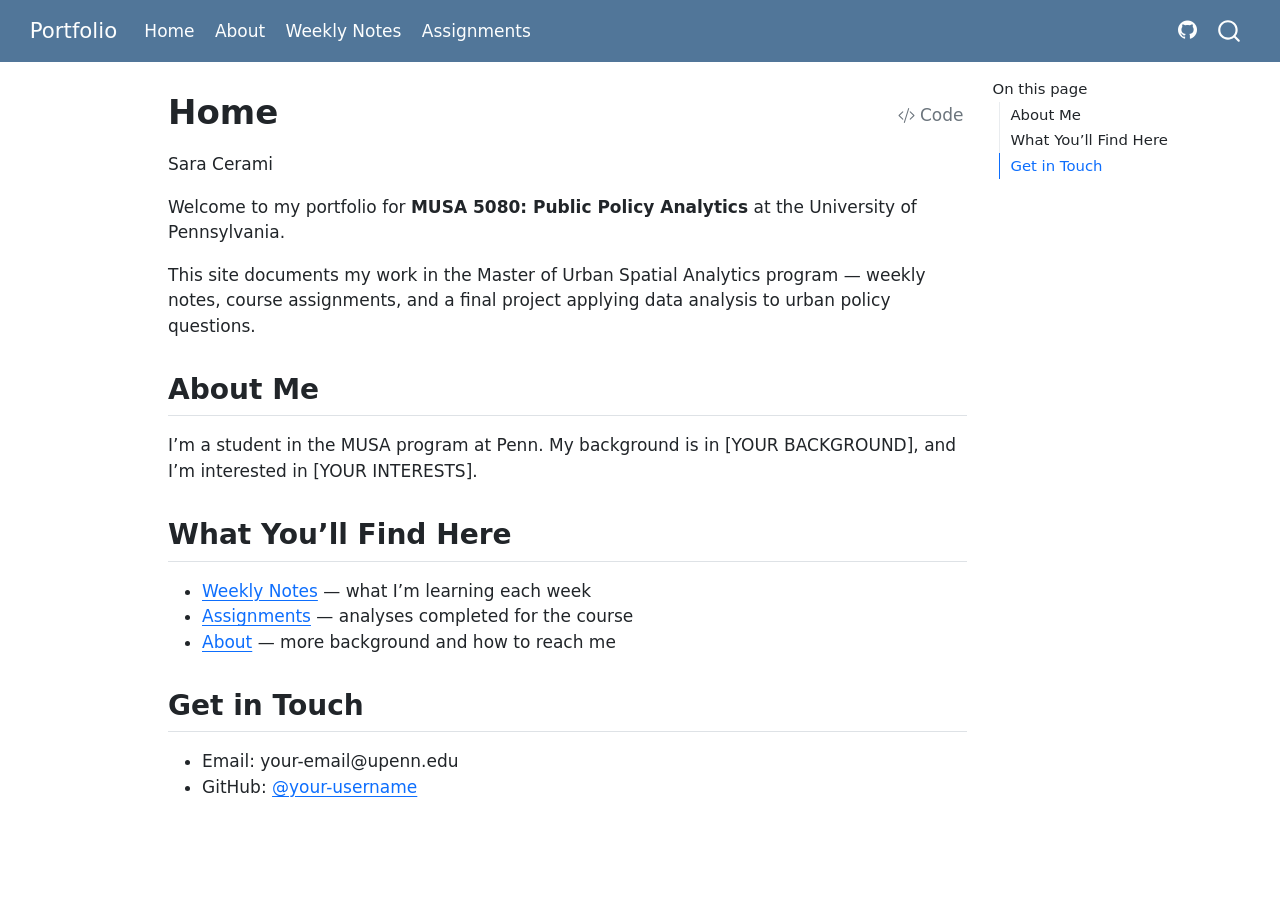
<file: docs/index.html>
<!DOCTYPE html>
<html xmlns="http://www.w3.org/1999/xhtml" lang="en" xml:lang="en"><head>

<meta charset="utf-8">
<meta name="generator" content="quarto-1.10.18">

<meta name="viewport" content="width=device-width, initial-scale=1.0, user-scalable=yes">


<title>Home – Sara Cerami - MUSA 5080 Portfolio</title>
<style>
/* Default styles provided by pandoc.
** See https://pandoc.org/MANUAL.html#variables-for-html for config info.
*/
span.smallcaps{font-variant: small-caps;}
div.columns{display: flex; gap: 1.5em;}
div.column{flex: auto;}
@media screen {
div.columns{gap: min(4vw, 1.5em);}
div.column{overflow-x: auto;}
}
div.hanging-indent{margin-left: 1.5em; text-indent: -1.5em;}
ul.task-list{list-style: none;}
ul.task-list li input[type="checkbox"] {
  width: 0.8em;
  margin: 0 0.8em 0.2em -1em; /* quarto-specific, see https://github.com/quarto-dev/quarto-cli/issues/4556 */ 
  vertical-align: middle;
}
/* CSS for syntax highlighting */
html { -webkit-text-size-adjust: 100%; }
pre > code.sourceCode { white-space: pre; position: relative; }
pre > code.sourceCode > span { display: inline-block; line-height: 1.25; }
pre > code.sourceCode > span:empty { height: 1.2em; }
.sourceCode { overflow: visible; }
code.sourceCode > span { color: inherit; text-decoration: inherit; }
div.sourceCode { margin: 1em 0; }
pre.sourceCode { margin: 0; }
@media screen {
div.sourceCode { overflow: auto; }
}
@media print {
pre > code.sourceCode { white-space: pre-wrap; }
pre > code.sourceCode > span { text-indent: -5em; padding-left: 5em; }
}
pre.numberSource code
  { counter-reset: source-line 0; }
pre.numberSource code > span
  { position: relative; left: -4em; counter-increment: source-line; }
pre.numberSource code > span > a:first-child::before
  { content: counter(source-line);
    position: relative; left: -1em; text-align: right; vertical-align: baseline;
    border: none; display: inline-block;
    -webkit-touch-callout: none; -webkit-user-select: none;
    -khtml-user-select: none; -moz-user-select: none;
    -ms-user-select: none; user-select: none;
    padding: 0 4px; width: 4em;
  }
pre.numberSource { margin-left: 3em;  padding-left: 4px; }
div.sourceCode
  {   }
@media screen {
pre > code.sourceCode > span > a:first-child::before { text-decoration: underline; }
}
</style>


<script src="site_libs/quarto-nav/quarto-nav.js"></script>
<script src="site_libs/quarto-nav/headroom.min.js"></script>
<script src="site_libs/clipboard/clipboard.min.js"></script>
<script src="site_libs/quarto-search/autocomplete.umd.js"></script>
<script src="site_libs/quarto-search/fuse.min.js"></script>
<script src="site_libs/quarto-search/quarto-search.js"></script>
<meta name="quarto:offset" content="./">
<script src="site_libs/quarto-html/quarto.js" type="module"></script>
<script src="site_libs/quarto-html/tabsets/tabsets.js" type="module"></script>
<script src="site_libs/quarto-html/popper.min.js"></script>
<script src="site_libs/quarto-html/tippy.umd.min.js"></script>
<script src="site_libs/quarto-html/anchor.min.js"></script>
<link href="site_libs/quarto-html/tippy.css" rel="stylesheet">
<link href="site_libs/quarto-html/quarto-syntax-highlighting-64a204ab8560d761af7679ceaba22944.css" rel="stylesheet" id="quarto-text-highlighting-styles">
<script src="site_libs/bootstrap/bootstrap.min.js"></script>
<link href="site_libs/bootstrap/bootstrap-icons.css" rel="stylesheet">
<link href="site_libs/bootstrap/bootstrap-d0cfe7a3482e0d49a74229a8f3b76718.min.css" rel="stylesheet" append-hash="true" id="quarto-bootstrap" data-mode="light">
<script id="quarto-search-options" type="application/json">{
  "location": "navbar",
  "copy-button": false,
  "collapse-after": 3,
  "panel-placement": "end",
  "type": "overlay",
  "limit": 50,
  "keyboard-shortcut": [
    "f",
    "/",
    "s"
  ],
  "show-item-context": false,
  "language": {
    "search-no-results-text": "No results",
    "search-matching-documents-text": "matching documents",
    "search-copy-link-title": "Copy link to search",
    "search-hide-matches-text": "Hide additional matches",
    "search-more-match-text": "more match in this document",
    "search-more-matches-text": "more matches in this document",
    "search-clear-button-title": "Clear",
    "search-text-placeholder": "",
    "search-detached-cancel-button-title": "Cancel",
    "search-submit-button-title": "Submit",
    "search-label": "Search"
  }
}</script>


</head>

<body class="nav-fixed quarto-light">

<div id="quarto-search-results"></div>
  <header id="quarto-header" class="headroom fixed-top">
    <nav class="navbar navbar-expand-lg " data-bs-theme="dark">
      <div class="navbar-container container-fluid">
      <div class="navbar-brand-container mx-auto">
    <a class="navbar-brand" href="./index.html">
    <span class="navbar-title">Portfolio</span>
    </a>
  </div>
            <div id="quarto-search" class="" title="Search"></div>
          <button class="navbar-toggler" type="button" data-bs-toggle="collapse" data-bs-target="#navbarCollapse" aria-controls="navbarCollapse" role="menu" aria-expanded="false" aria-label="Toggle navigation" onclick="if (window.quartoToggleHeadroom) { window.quartoToggleHeadroom(); }">
  <span class="navbar-toggler-icon"></span>
</button>
          <div class="collapse navbar-collapse" id="navbarCollapse">
            <ul class="navbar-nav navbar-nav-scroll me-auto">
  <li class="nav-item">
    <a class="nav-link active" href="./index.html" aria-current="page"> 
<span class="menu-text">Home</span></a>
  </li>  
  <li class="nav-item">
    <a class="nav-link" href="./about.html"> 
<span class="menu-text">About</span></a>
  </li>  
  <li class="nav-item">
    <a class="nav-link" href="./weekly-notes/index.html"> 
<span class="menu-text">Weekly Notes</span></a>
  </li>  
  <li class="nav-item">
    <a class="nav-link" href="./assignments/index.html"> 
<span class="menu-text">Assignments</span></a>
  </li>  
</ul>
            <ul class="navbar-nav navbar-nav-scroll ms-auto">
  <li class="nav-item compact">
    <a class="nav-link" href="https://github.com/saracerami/MUSA-5080-portfolio"> <i class="bi bi-github" role="img">
</i> 
<span class="menu-text"></span></a>
  </li>  
</ul>
          </div> <!-- /navcollapse -->
            <div class="quarto-navbar-tools">
</div>
      </div> <!-- /container-fluid -->
    </nav>
</header>
<!-- content -->
<div id="quarto-content" class="quarto-container page-columns page-rows-contents page-layout-article page-navbar">
<!-- sidebar -->
<!-- margin-sidebar -->
    <div id="quarto-margin-sidebar" class="sidebar margin-sidebar">
        <nav id="TOC" role="doc-toc" class="toc-active">
    <h2 id="toc-title">On this page</h2>
   
  <ul>
  <li><a href="#about-me" id="toc-about-me" class="nav-link active" data-scroll-target="#about-me">About Me</a></li>
  <li><a href="#what-youll-find-here" id="toc-what-youll-find-here" class="nav-link" data-scroll-target="#what-youll-find-here">What You’ll Find Here</a></li>
  <li><a href="#get-in-touch" id="toc-get-in-touch" class="nav-link" data-scroll-target="#get-in-touch">Get in Touch</a></li>
  </ul>
</nav>
    </div>
<!-- main -->
<main class="content" id="quarto-document-content">

<header id="title-block-header" class="quarto-title-block default">
<div class="quarto-title">
<div class="quarto-title-block"><div><h1 class="title">Home</h1><button type="button" class="btn code-tools-button" id="quarto-code-tools-source"><i class="bi"></i> Code</button></div></div>
</div>



<div class="quarto-title-meta">

    
  
    
  </div>
  


</header>


<p>Sara Cerami</p>
<p>Welcome to my portfolio for <strong>MUSA 5080: Public Policy Analytics</strong> at the University of Pennsylvania.</p>
<p>This site documents my work in the Master of Urban Spatial Analytics program — weekly notes, course assignments, and a final project applying data analysis to urban policy questions.</p>
<section id="about-me" class="level2">
<h2 class="anchored" data-anchor-id="about-me">About Me</h2>
<!-- CHANGE THIS: two or three sentences about yourself -->
<p>I’m a student in the MUSA program at Penn. My background is in [YOUR BACKGROUND], and I’m interested in [YOUR INTERESTS].</p>
</section>
<section id="what-youll-find-here" class="level2">
<h2 class="anchored" data-anchor-id="what-youll-find-here">What You’ll Find Here</h2>
<ul>
<li><strong><a href="./weekly-notes/index.html">Weekly Notes</a></strong> — what I’m learning each week</li>
<li><strong><a href="./assignments/index.html">Assignments</a></strong> — analyses completed for the course</li>
<li><strong><a href="./about.html">About</a></strong> — more background and how to reach me</li>
</ul>
</section>
<section id="get-in-touch" class="level2">
<h2 class="anchored" data-anchor-id="get-in-touch">Get in Touch</h2>
<!-- CHANGE THIS -->
<ul>
<li>Email: your-email@upenn.edu</li>
<li>GitHub: <a href="https://github.com/your-username"><span class="citation" data-cites="your-username">@your-username</span></a></li>
</ul>


<!-- -->

</section>

</main> <!-- /main -->
<script id="quarto-html-after-body" type="application/javascript">
  window.document.addEventListener("DOMContentLoaded", function (event) {
    const icon = "";
    const anchorJS = new window.AnchorJS();
    anchorJS.options = {
      placement: 'right',
      icon: icon
    };
    anchorJS.add('.anchored');
    const isCodeAnnotation = (el) => {
      for (const clz of el.classList) {
        if (clz.startsWith('code-annotation-')) {                     
          return true;
        }
      }
      return false;
    }
    const onCopySuccess = function(e) {
      // button target
      const button = e.trigger;
      // don't keep focus
      button.blur();
      // flash "checked"
      button.classList.add('code-copy-button-checked');
      var currentTitle = button.getAttribute("title");
      button.setAttribute("title", "Copied!");
      let tooltip;
      if (window.bootstrap) {
        button.setAttribute("data-bs-toggle", "tooltip");
        button.setAttribute("data-bs-placement", "left");
        button.setAttribute("data-bs-title", "Copied!");
        tooltip = new bootstrap.Tooltip(button, 
          { trigger: "manual", 
            customClass: "code-copy-button-tooltip",
            offset: [0, -8]});
        tooltip.show();    
      }
      setTimeout(function() {
        if (tooltip) {
          tooltip.hide();
          button.removeAttribute("data-bs-title");
          button.removeAttribute("data-bs-toggle");
          button.removeAttribute("data-bs-placement");
        }
        button.setAttribute("title", currentTitle);
        button.classList.remove('code-copy-button-checked');
      }, 1000);
      // clear code selection
      e.clearSelection();
    }
    const getTextToCopy = function(trigger) {
      const outerScaffold = trigger.parentElement.cloneNode(true);
      const codeEl = outerScaffold.querySelector('code');
      for (const childEl of codeEl.children) {
        if (isCodeAnnotation(childEl)) {
          childEl.remove();
        }
      }
      return codeEl.innerText;
    }
    const clipboard = new window.ClipboardJS('.code-copy-button:not([data-in-quarto-modal])', {
      text: getTextToCopy
    });
    clipboard.on('success', onCopySuccess);
    if (window.document.getElementById('quarto-embedded-source-code-modal')) {
      const clipboardModal = new window.ClipboardJS('.code-copy-button[data-in-quarto-modal]', {
        text: getTextToCopy,
        container: window.document.getElementById('quarto-embedded-source-code-modal')
      });
      clipboardModal.on('success', onCopySuccess);
    }
    const viewSource = window.document.getElementById('quarto-view-source') ||
                       window.document.getElementById('quarto-code-tools-source');
    if (viewSource) {
      const sourceUrl = viewSource.getAttribute("data-quarto-source-url");
      viewSource.addEventListener("click", function(e) {
        if (sourceUrl) {
          // rstudio viewer pane
          if (/\bcapabilities=\b/.test(window.location)) {
            window.open(sourceUrl);
          } else {
            window.location.href = sourceUrl;
          }
        } else {
          const modal = new bootstrap.Modal(document.getElementById('quarto-embedded-source-code-modal'));
          modal.show();
        }
        return false;
      });
    }
    function toggleCodeHandler(show) {
      return function(e) {
        const cellDetails = window.document.querySelectorAll(".cell details.code-fold");
        for (let i=0; i<cellDetails.length; i++) {
          const details = cellDetails[i];
          if (show) {
            details.open = true;
          } else {
            details.removeAttribute("open");
          }
        }
        const cellCodeDivs = window.document.querySelectorAll(".cell div.sourceCode.cell-code");
        const fromCls = show ? "hidden" : "unhidden";
        const toCls = show ? "unhidden" : "hidden";
        for (let i=0; i<cellCodeDivs.length; i++) {
          const codeDiv = cellCodeDivs[i];
          if (codeDiv.classList.contains(fromCls)) {
            codeDiv.classList.remove(fromCls);
            codeDiv.classList.add(toCls);
          } 
        }
        return false;
      }
    }
    const hideAllCode = window.document.getElementById("quarto-hide-all-code");
    if (hideAllCode) {
      hideAllCode.addEventListener("click", toggleCodeHandler(false));
    }
    const showAllCode = window.document.getElementById("quarto-show-all-code");
    if (showAllCode) {
      showAllCode.addEventListener("click", toggleCodeHandler(true));
    }
      var localhostRegex = new RegExp(/^(?:http|https):\/\/localhost\:?[0-9]*\//);
      var mailtoRegex = new RegExp(/^mailto:/);
        var filterRegex = new RegExp('/' + window.location.host + '/');
      var isInternal = (href) => {
          return filterRegex.test(href) || localhostRegex.test(href) || mailtoRegex.test(href);
      }
      // Inspect non-navigation links and adorn them if external
     var links = window.document.querySelectorAll('a[href]:not(.nav-link):not(.navbar-brand):not(.toc-action):not(.sidebar-link):not(.sidebar-item-toggle):not(.pagination-link):not(.no-external):not([aria-hidden]):not(.dropdown-item):not(.quarto-navigation-tool):not(.about-link)');
      for (var i=0; i<links.length; i++) {
        const link = links[i];
        if (!isInternal(link.href)) {
          // undo the damage that might have been done by quarto-nav.js in the case of
          // links that we want to consider external
          if (link.dataset.originalHref !== undefined) {
            link.href = link.dataset.originalHref;
          }
        }
      }
    function tippyHover(el, contentFn, onTriggerFn, onUntriggerFn) {
      const config = {
        allowHTML: true,
        maxWidth: 500,
        delay: 100,
        arrow: false,
        appendTo: function(el) {
            return el.parentElement;
        },
        interactive: true,
        interactiveBorder: 10,
        theme: 'quarto',
        placement: 'bottom-start',
      };
      if (contentFn) {
        config.content = contentFn;
      }
      if (onTriggerFn) {
        config.onTrigger = onTriggerFn;
      }
      if (onUntriggerFn) {
        config.onUntrigger = onUntriggerFn;
      }
      window.tippy(el, config); 
    }
    const noterefs = window.document.querySelectorAll('a[role="doc-noteref"]');
    for (var i=0; i<noterefs.length; i++) {
      const ref = noterefs[i];
      tippyHover(ref, function() {
        // use id or data attribute instead here
        let href = ref.getAttribute('data-footnote-href') || ref.getAttribute('href');
        try { href = new URL(href).hash; } catch {}
        const id = href.replace(/^#\/?/, "");
        const note = window.document.getElementById(id);
        if (note) {
          return note.innerHTML;
        } else {
          return "";
        }
      });
    }
    const xrefs = window.document.querySelectorAll('a.quarto-xref');
    const processXRef = (id, note) => {
      // Strip column container classes
      const stripColumnClz = (el) => {
        el.classList.remove("page-full", "page-columns");
        if (el.children) {
          for (const child of el.children) {
            stripColumnClz(child);
          }
        }
      }
      stripColumnClz(note)
      if (id === null || id.startsWith('sec-')) {
        // Special case sections, only their first couple elements
        const container = document.createElement("div");
        if (note.children && note.children.length > 2) {
          container.appendChild(note.children[0].cloneNode(true));
          for (let i = 1; i < note.children.length; i++) {
            const child = note.children[i];
            if (child.tagName === "P" && child.innerText === "") {
              continue;
            } else {
              container.appendChild(child.cloneNode(true));
              break;
            }
          }
          if (window.Quarto?.typesetMath) {
            window.Quarto.typesetMath(container);
          }
          return container.innerHTML
        } else {
          if (window.Quarto?.typesetMath) {
            window.Quarto.typesetMath(note);
          }
          return note.innerHTML;
        }
      } else {
        // Remove any anchor links if they are present
        const anchorLink = note.querySelector('a.anchorjs-link');
        if (anchorLink) {
          anchorLink.remove();
        }
        if (window.Quarto?.typesetMath) {
          window.Quarto.typesetMath(note);
        }
        if (note.classList.contains("callout")) {
          return note.outerHTML;
        } else {
          return note.innerHTML;
        }
      }
    }
    for (var i=0; i<xrefs.length; i++) {
      const xref = xrefs[i];
      tippyHover(xref, undefined, function(instance) {
        instance.disable();
        let url = xref.getAttribute('href');
        let hash = undefined; 
        if (url.startsWith('#')) {
          hash = url;
        } else {
          try { hash = new URL(url).hash; } catch {}
        }
        if (hash) {
          const id = hash.replace(/^#\/?/, "");
          const note = window.document.getElementById(id);
          if (note !== null) {
            try {
              const html = processXRef(id, note.cloneNode(true));
              instance.setContent(html);
            } finally {
              instance.enable();
              instance.show();
            }
          } else {
            // See if we can fetch this
            fetch(url.split('#')[0])
            .then(res => res.text())
            .then(html => {
              const parser = new DOMParser();
              const htmlDoc = parser.parseFromString(html, "text/html");
              const note = htmlDoc.getElementById(id);
              if (note !== null) {
                const html = processXRef(id, note);
                instance.setContent(html);
              } 
            }).finally(() => {
              instance.enable();
              instance.show();
            });
          }
        } else {
          // See if we can fetch a full url (with no hash to target)
          // This is a special case and we should probably do some content thinning / targeting
          fetch(url)
          .then(res => res.text())
          .then(html => {
            const parser = new DOMParser();
            const htmlDoc = parser.parseFromString(html, "text/html");
            const note = htmlDoc.querySelector('main.content');
            if (note !== null) {
              // This should only happen for chapter cross references
              // (since there is no id in the URL)
              // remove the first header
              if (note.children.length > 0 && note.children[0].tagName === "HEADER") {
                note.children[0].remove();
              }
              const html = processXRef(null, note);
              instance.setContent(html);
            } 
          }).finally(() => {
            instance.enable();
            instance.show();
          });
        }
      }, function(instance) {
      });
    }
        let selectedAnnoteEl;
        const selectorForAnnotation = ( cell, annotation) => {
          let cellAttr = 'data-code-cell="' + cell + '"';
          let lineAttr = 'data-code-annotation="' +  annotation + '"';
          const selector = 'span[' + cellAttr + '][' + lineAttr + ']';
          return selector;
        }
        const selectCodeLines = (annoteEl) => {
          const doc = window.document;
          const targetCell = annoteEl.getAttribute("data-target-cell");
          const targetAnnotation = annoteEl.getAttribute("data-target-annotation");
          const annoteSpan = window.document.querySelector(selectorForAnnotation(targetCell, targetAnnotation));
          const lines = annoteSpan.getAttribute("data-code-lines").split(",");
          const lineIds = lines.map((line) => {
            return targetCell + "-" + line;
          })
          let top = null;
          let height = null;
          let parent = null;
          if (lineIds.length > 0) {
              //compute the position of the single el (top and bottom and make a div)
              const el = window.document.getElementById(lineIds[0]);
              top = el.offsetTop;
              height = el.offsetHeight;
              parent = el.parentElement.parentElement;
            if (lineIds.length > 1) {
              const lastEl = window.document.getElementById(lineIds[lineIds.length - 1]);
              const bottom = lastEl.offsetTop + lastEl.offsetHeight;
              height = bottom - top;
            }
            if (top !== null && height !== null && parent !== null) {
              // cook up a div (if necessary) and position it 
              let div = window.document.getElementById("code-annotation-line-highlight");
              if (div === null) {
                div = window.document.createElement("div");
                div.setAttribute("id", "code-annotation-line-highlight");
                div.style.position = 'absolute';
                parent.appendChild(div);
              }
              div.style.top = top - 2 + "px";
              div.style.height = height + 4 + "px";
              div.style.left = 0;
              let gutterDiv = window.document.getElementById("code-annotation-line-highlight-gutter");
              if (gutterDiv === null) {
                gutterDiv = window.document.createElement("div");
                gutterDiv.setAttribute("id", "code-annotation-line-highlight-gutter");
                gutterDiv.style.position = 'absolute';
                const codeCell = window.document.getElementById(targetCell);
                const gutter = codeCell.querySelector('.code-annotation-gutter');
                gutter.appendChild(gutterDiv);
              }
              gutterDiv.style.top = top - 2 + "px";
              gutterDiv.style.height = height + 4 + "px";
            }
            selectedAnnoteEl = annoteEl;
          }
        };
        const unselectCodeLines = () => {
          const elementsIds = ["code-annotation-line-highlight", "code-annotation-line-highlight-gutter"];
          elementsIds.forEach((elId) => {
            const div = window.document.getElementById(elId);
            if (div) {
              div.remove();
            }
          });
          selectedAnnoteEl = undefined;
        };
          // Handle positioning of the toggle
      window.addEventListener(
        "resize",
        throttle(() => {
          elRect = undefined;
          if (selectedAnnoteEl) {
            selectCodeLines(selectedAnnoteEl);
          }
        }, 10)
      );
      function throttle(fn, ms) {
      let throttle = false;
      let timer;
        return (...args) => {
          if(!throttle) { // first call gets through
              fn.apply(this, args);
              throttle = true;
          } else { // all the others get throttled
              if(timer) clearTimeout(timer); // cancel #2
              timer = setTimeout(() => {
                fn.apply(this, args);
                timer = throttle = false;
              }, ms);
          }
        };
      }
        // Attach click handler to the DT
        const annoteDls = window.document.querySelectorAll('dt[data-target-cell]');
        for (const annoteDlNode of annoteDls) {
          annoteDlNode.addEventListener('click', (event) => {
            const clickedEl = event.target;
            if (clickedEl !== selectedAnnoteEl) {
              unselectCodeLines();
              const activeEl = window.document.querySelector('dt[data-target-cell].code-annotation-active');
              if (activeEl) {
                activeEl.classList.remove('code-annotation-active');
              }
              selectCodeLines(clickedEl);
              clickedEl.classList.add('code-annotation-active');
            } else {
              // Unselect the line
              unselectCodeLines();
              clickedEl.classList.remove('code-annotation-active');
            }
          });
        }
    const findCites = (el) => {
      const parentEl = el.parentElement;
      if (parentEl) {
        const cites = parentEl.dataset.cites;
        if (cites) {
          return {
            el,
            cites: cites.split(' ')
          };
        } else {
          return findCites(el.parentElement)
        }
      } else {
        return undefined;
      }
    };
    var bibliorefs = window.document.querySelectorAll('a[role="doc-biblioref"]');
    for (var i=0; i<bibliorefs.length; i++) {
      const ref = bibliorefs[i];
      const citeInfo = findCites(ref);
      if (citeInfo) {
        tippyHover(citeInfo.el, function() {
          var popup = window.document.createElement('div');
          citeInfo.cites.forEach(function(cite) {
            var citeDiv = window.document.createElement('div');
            citeDiv.classList.add('hanging-indent');
            citeDiv.classList.add('csl-entry');
            var biblioDiv = window.document.getElementById('ref-' + cite);
            if (biblioDiv) {
              citeDiv.innerHTML = biblioDiv.innerHTML;
            }
            popup.appendChild(citeDiv);
          });
          return popup.innerHTML;
        });
      }
    }
  });
  </script><div class="modal fade" id="quarto-embedded-source-code-modal" tabindex="-1" aria-labelledby="quarto-embedded-source-code-modal-label" aria-hidden="true"><div class="modal-dialog modal-dialog-scrollable"><div class="modal-content"><div class="modal-header"><h5 class="modal-title" id="quarto-embedded-source-code-modal-label">Source Code</h5><button class="btn-close" data-bs-dismiss="modal"></button></div><div class="modal-body"><div class="">
<div class="code-copy-outer-scaffold"><div class="sourceCode" id="cb1" data-shortcodes="false"><pre class="sourceCode markdown code-with-copy"><code class="sourceCode markdown"><span id="cb1-1"><a href="#cb1-1" aria-hidden="true" tabindex="-1"></a><span class="co">---</span></span>
<span id="cb1-2"><a href="#cb1-2" aria-hidden="true" tabindex="-1"></a><span class="an">title:</span><span class="co"> "Home"</span></span>
<span id="cb1-3"><a href="#cb1-3" aria-hidden="true" tabindex="-1"></a><span class="co">---</span></span>
<span id="cb1-4"><a href="#cb1-4" aria-hidden="true" tabindex="-1"></a></span>
<span id="cb1-5"><a href="#cb1-5" aria-hidden="true" tabindex="-1"></a>Sara Cerami</span>
<span id="cb1-6"><a href="#cb1-6" aria-hidden="true" tabindex="-1"></a></span>
<span id="cb1-7"><a href="#cb1-7" aria-hidden="true" tabindex="-1"></a>Welcome to my portfolio for **MUSA 5080: Public Policy Analytics** at the</span>
<span id="cb1-8"><a href="#cb1-8" aria-hidden="true" tabindex="-1"></a>University of Pennsylvania.</span>
<span id="cb1-9"><a href="#cb1-9" aria-hidden="true" tabindex="-1"></a></span>
<span id="cb1-10"><a href="#cb1-10" aria-hidden="true" tabindex="-1"></a>This site documents my work in the Master of Urban Spatial Analytics program —</span>
<span id="cb1-11"><a href="#cb1-11" aria-hidden="true" tabindex="-1"></a>weekly notes, course assignments, and a final project applying data analysis to</span>
<span id="cb1-12"><a href="#cb1-12" aria-hidden="true" tabindex="-1"></a>urban policy questions.</span>
<span id="cb1-13"><a href="#cb1-13" aria-hidden="true" tabindex="-1"></a></span>
<span id="cb1-14"><a href="#cb1-14" aria-hidden="true" tabindex="-1"></a><span class="fu">## About Me</span></span>
<span id="cb1-15"><a href="#cb1-15" aria-hidden="true" tabindex="-1"></a></span>
<span id="cb1-16"><a href="#cb1-16" aria-hidden="true" tabindex="-1"></a><span class="co">&lt;!-- CHANGE THIS: two or three sentences about yourself --&gt;</span></span>
<span id="cb1-17"><a href="#cb1-17" aria-hidden="true" tabindex="-1"></a></span>
<span id="cb1-18"><a href="#cb1-18" aria-hidden="true" tabindex="-1"></a>I'm a student in the MUSA program at Penn. My background is in</span>
<span id="cb1-19"><a href="#cb1-19" aria-hidden="true" tabindex="-1"></a><span class="co">[</span><span class="ot">YOUR BACKGROUND</span><span class="co">]</span>, and I'm interested in <span class="co">[</span><span class="ot">YOUR INTERESTS</span><span class="co">]</span>.</span>
<span id="cb1-20"><a href="#cb1-20" aria-hidden="true" tabindex="-1"></a></span>
<span id="cb1-21"><a href="#cb1-21" aria-hidden="true" tabindex="-1"></a><span class="fu">## What You'll Find Here</span></span>
<span id="cb1-22"><a href="#cb1-22" aria-hidden="true" tabindex="-1"></a></span>
<span id="cb1-23"><a href="#cb1-23" aria-hidden="true" tabindex="-1"></a><span class="ss">- </span>**[Weekly Notes](weekly-notes/index.qmd)** — what I'm learning each week</span>
<span id="cb1-24"><a href="#cb1-24" aria-hidden="true" tabindex="-1"></a><span class="ss">- </span>**[Assignments](assignments/index.qmd)** — analyses completed for the course</span>
<span id="cb1-25"><a href="#cb1-25" aria-hidden="true" tabindex="-1"></a><span class="ss">- </span>**[About](about.qmd)** — more background and how to reach me</span>
<span id="cb1-26"><a href="#cb1-26" aria-hidden="true" tabindex="-1"></a></span>
<span id="cb1-27"><a href="#cb1-27" aria-hidden="true" tabindex="-1"></a><span class="fu">## Get in Touch</span></span>
<span id="cb1-28"><a href="#cb1-28" aria-hidden="true" tabindex="-1"></a></span>
<span id="cb1-29"><a href="#cb1-29" aria-hidden="true" tabindex="-1"></a><span class="co">&lt;!-- CHANGE THIS --&gt;</span></span>
<span id="cb1-30"><a href="#cb1-30" aria-hidden="true" tabindex="-1"></a></span>
<span id="cb1-31"><a href="#cb1-31" aria-hidden="true" tabindex="-1"></a><span class="ss">- </span>Email: your-email@upenn.edu</span>
<span id="cb1-32"><a href="#cb1-32" aria-hidden="true" tabindex="-1"></a><span class="ss">- </span>GitHub: <span class="co">[</span><span class="ot">@your-username</span><span class="co">](https://github.com/your-username)</span></span></code></pre></div><button title="Copy to Clipboard" class="code-copy-button" data-in-quarto-modal=""><i class="bi"></i></button></div>
</div></div></div></div></div>
</div> <!-- /content -->




</body></html>
</file>
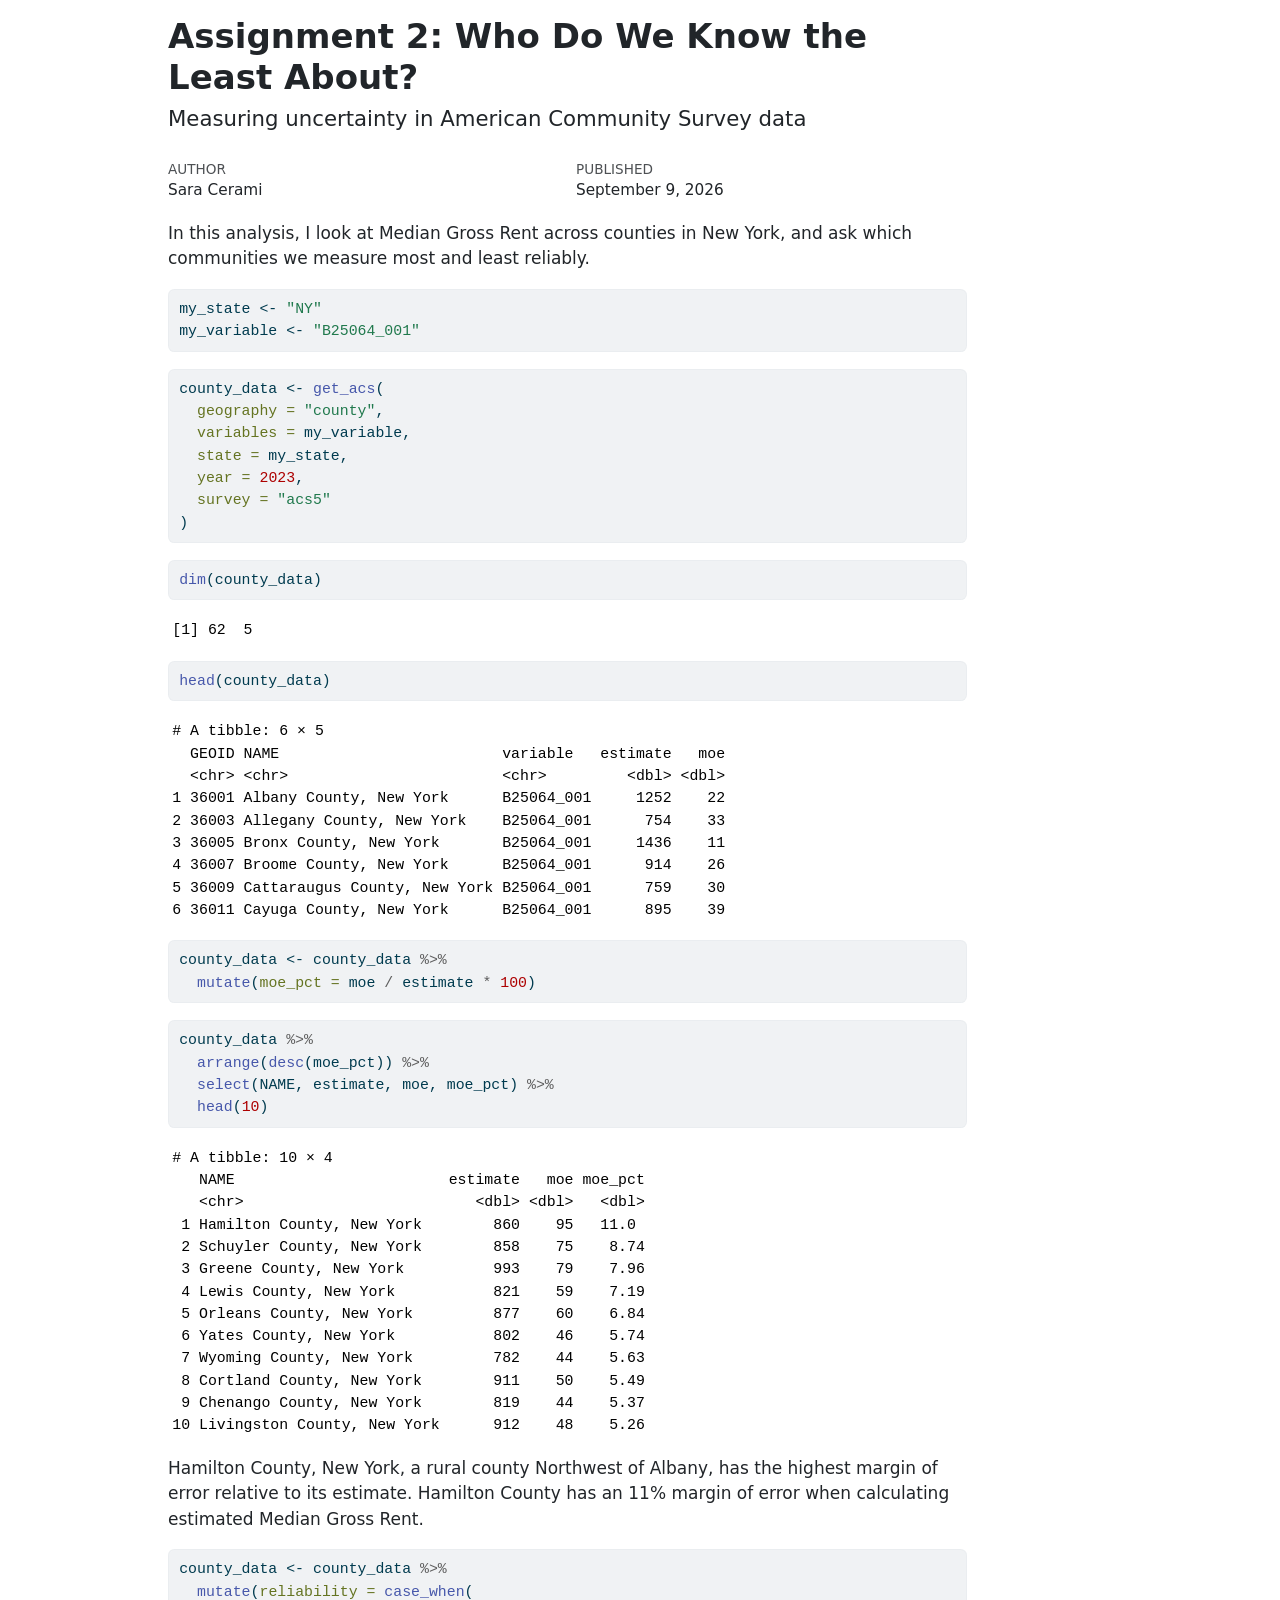
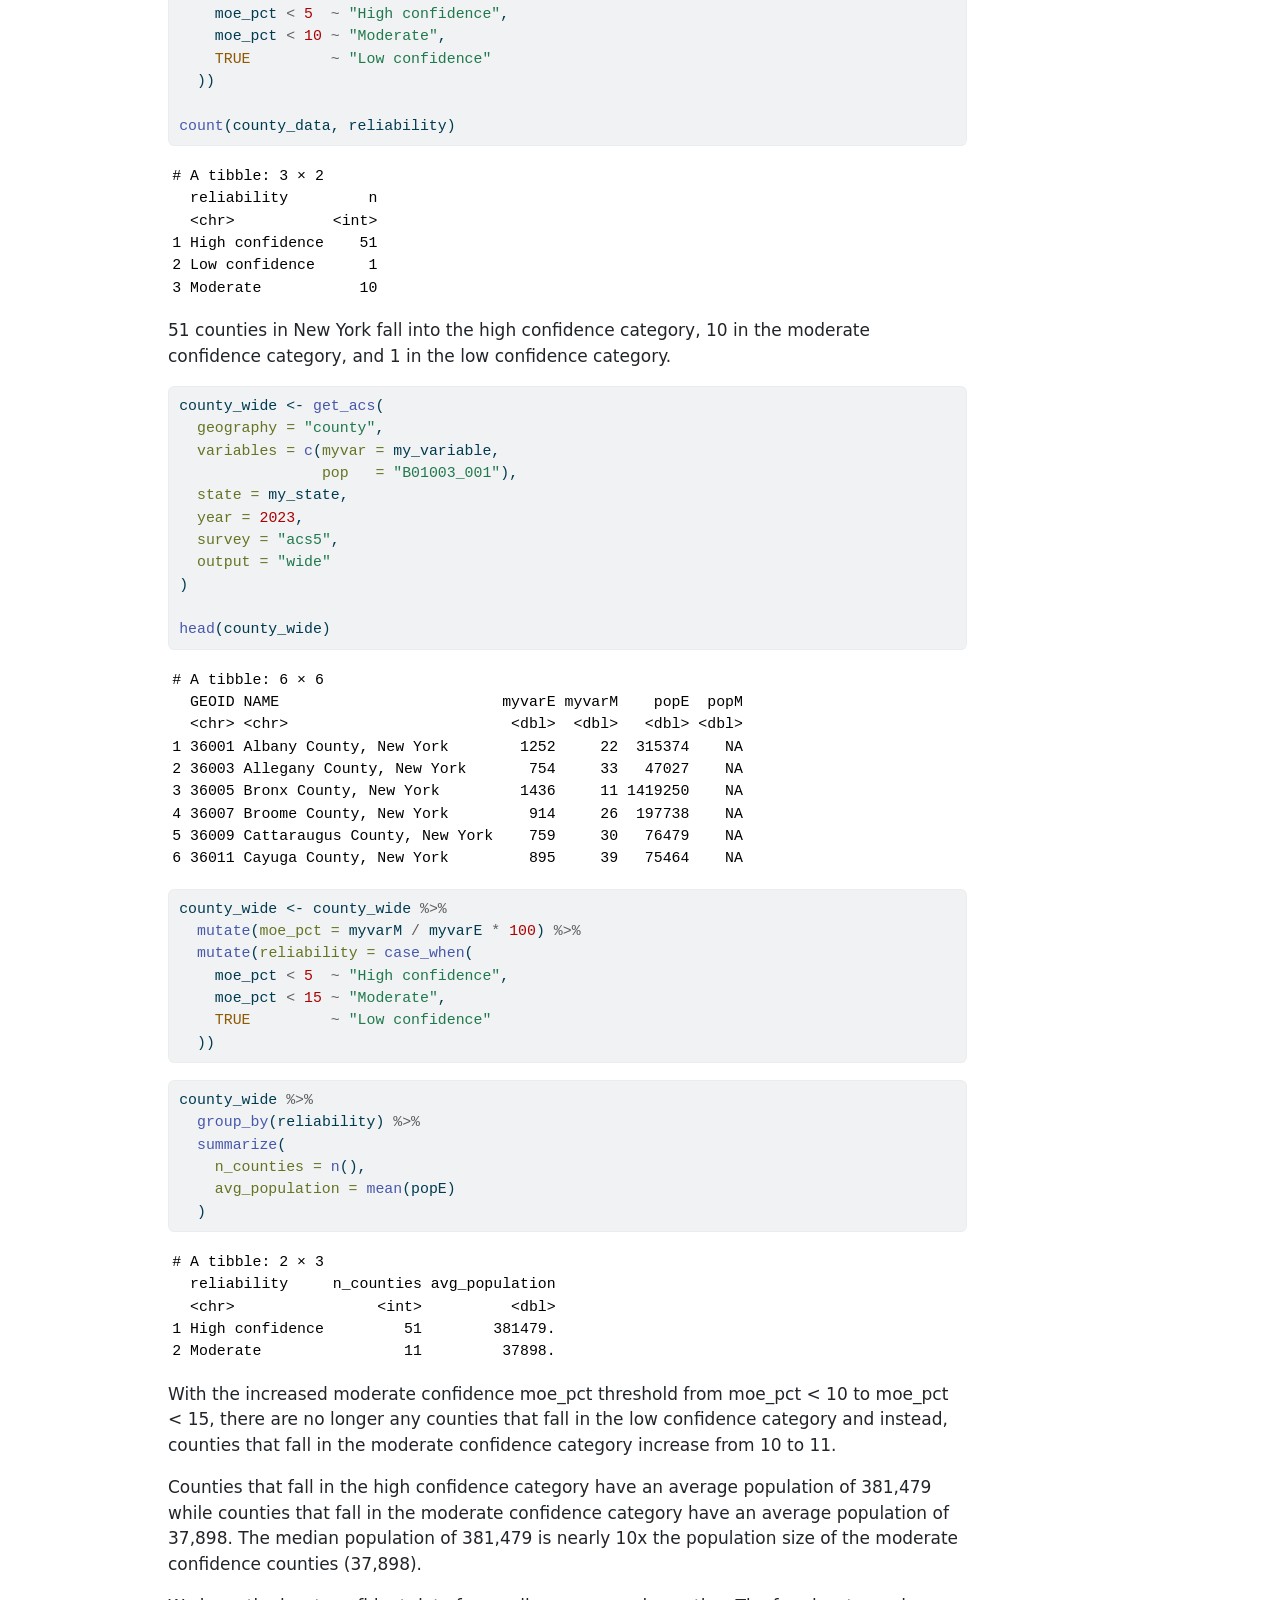
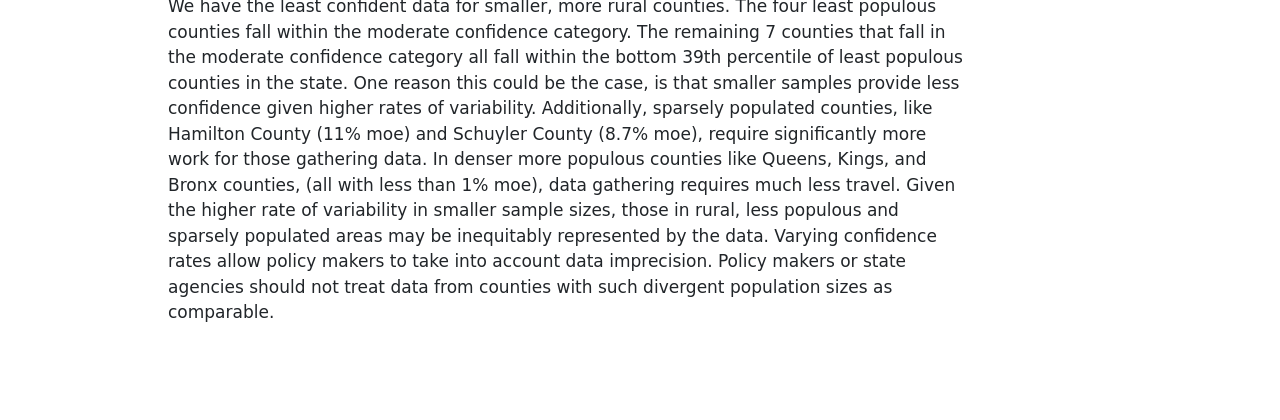
<file: assignments/assignment2sara.html>
<!DOCTYPE html>
<html xmlns="http://www.w3.org/1999/xhtml" lang="en" xml:lang="en"><head>

<meta charset="utf-8">
<meta name="generator" content="quarto-1.10.18">

<meta name="viewport" content="width=device-width, initial-scale=1.0, user-scalable=yes">

<meta name="author" content="Sara Cerami">
<meta name="dcterms.date" content="2026-09-09">

<title>Assignment 2: Who Do We Know the Least About?</title>
<style>
/* Default styles provided by pandoc.
** See https://pandoc.org/MANUAL.html#variables-for-html for config info.
*/
span.smallcaps{font-variant: small-caps;}
div.columns{display: flex; gap: 1.5em;}
div.column{flex: auto;}
@media screen {
div.columns{gap: min(4vw, 1.5em);}
div.column{overflow-x: auto;}
}
div.hanging-indent{margin-left: 1.5em; text-indent: -1.5em;}
ul.task-list{list-style: none;}
ul.task-list li input[type="checkbox"] {
  width: 0.8em;
  margin: 0 0.8em 0.2em -1em; /* quarto-specific, see https://github.com/quarto-dev/quarto-cli/issues/4556 */ 
  vertical-align: middle;
}
/* CSS for syntax highlighting */
html { -webkit-text-size-adjust: 100%; }
pre > code.sourceCode { white-space: pre; position: relative; }
pre > code.sourceCode > span { display: inline-block; line-height: 1.25; }
pre > code.sourceCode > span:empty { height: 1.2em; }
.sourceCode { overflow: visible; }
code.sourceCode > span { color: inherit; text-decoration: inherit; }
div.sourceCode { margin: 1em 0; }
pre.sourceCode { margin: 0; }
@media screen {
div.sourceCode { overflow: auto; }
}
@media print {
pre > code.sourceCode { white-space: pre-wrap; }
pre > code.sourceCode > span { text-indent: -5em; padding-left: 5em; }
}
pre.numberSource code
  { counter-reset: source-line 0; }
pre.numberSource code > span
  { position: relative; left: -4em; counter-increment: source-line; }
pre.numberSource code > span > a:first-child::before
  { content: counter(source-line);
    position: relative; left: -1em; text-align: right; vertical-align: baseline;
    border: none; display: inline-block;
    -webkit-touch-callout: none; -webkit-user-select: none;
    -khtml-user-select: none; -moz-user-select: none;
    -ms-user-select: none; user-select: none;
    padding: 0 4px; width: 4em;
  }
pre.numberSource { margin-left: 3em;  padding-left: 4px; }
div.sourceCode
  {   }
@media screen {
pre > code.sourceCode > span > a:first-child::before { text-decoration: underline; }
}
</style>


<script src="assignment2sara_files/libs/clipboard/clipboard.min.js"></script>
<script src="assignment2sara_files/libs/quarto-html/quarto.js" type="module"></script>
<script src="assignment2sara_files/libs/quarto-html/tabsets/tabsets.js" type="module"></script>
<script src="assignment2sara_files/libs/quarto-html/popper.min.js"></script>
<script src="assignment2sara_files/libs/quarto-html/tippy.umd.min.js"></script>
<script src="assignment2sara_files/libs/quarto-html/anchor.min.js"></script>
<link href="assignment2sara_files/libs/quarto-html/tippy.css" rel="stylesheet">
<link href="assignment2sara_files/libs/quarto-html/quarto-syntax-highlighting-64a204ab8560d761af7679ceaba22944.css" rel="stylesheet" id="quarto-text-highlighting-styles">
<script src="assignment2sara_files/libs/bootstrap/bootstrap.min.js"></script>
<link href="assignment2sara_files/libs/bootstrap/bootstrap-icons.css" rel="stylesheet">
<link href="assignment2sara_files/libs/bootstrap/bootstrap-215b371544c282197b31c8aa00ce3677.min.css" rel="stylesheet" append-hash="true" id="quarto-bootstrap" data-mode="light">


</head>

<body class="quarto-light">

<div id="quarto-content" class="page-columns page-rows-contents page-layout-article">
<div id="quarto-margin-sidebar" class="sidebar margin-sidebar zindex-bottom">
  
</div>
<main class="content" id="quarto-document-content">

<header id="title-block-header" class="quarto-title-block default">
<div class="quarto-title">
<h1 class="title">Assignment 2: Who Do We Know the Least About?</h1>
<p class="subtitle lead">Measuring uncertainty in American Community Survey data</p>
</div>



<div class="quarto-title-meta">

    <div>
    <div class="quarto-title-meta-heading">Author</div>
    <div class="quarto-title-meta-contents">
             <p>Sara Cerami </p>
          </div>
  </div>
    
    <div>
    <div class="quarto-title-meta-heading">Published</div>
    <div class="quarto-title-meta-contents">
      <p class="date">September 9, 2026</p>
    </div>
  </div>
  
    
  </div>
  


</header>


<p>In this analysis, I look at Median Gross Rent across counties in New York, and ask which communities we measure most and least reliably.</p>
<div class="cell">
<div class="code-copy-outer-scaffold"><div class="sourceCode cell-code" id="cb1"><pre class="sourceCode r code-with-copy"><code class="sourceCode r"><span id="cb1-1"><a href="#cb1-1" aria-hidden="true" tabindex="-1"></a>my_state <span class="ot">&lt;-</span> <span class="st">"NY"</span>       </span>
<span id="cb1-2"><a href="#cb1-2" aria-hidden="true" tabindex="-1"></a>my_variable <span class="ot">&lt;-</span> <span class="st">"B25064_001"</span>     </span></code></pre></div><button title="Copy to Clipboard" class="code-copy-button"><i class="bi"></i></button></div>
</div>
<div class="cell">
<div class="code-copy-outer-scaffold"><div class="sourceCode cell-code" id="cb2"><pre class="sourceCode r code-with-copy"><code class="sourceCode r"><span id="cb2-1"><a href="#cb2-1" aria-hidden="true" tabindex="-1"></a>county_data <span class="ot">&lt;-</span> <span class="fu">get_acs</span>(</span>
<span id="cb2-2"><a href="#cb2-2" aria-hidden="true" tabindex="-1"></a>  <span class="at">geography =</span> <span class="st">"county"</span>,</span>
<span id="cb2-3"><a href="#cb2-3" aria-hidden="true" tabindex="-1"></a>  <span class="at">variables =</span> my_variable,</span>
<span id="cb2-4"><a href="#cb2-4" aria-hidden="true" tabindex="-1"></a>  <span class="at">state =</span> my_state,</span>
<span id="cb2-5"><a href="#cb2-5" aria-hidden="true" tabindex="-1"></a>  <span class="at">year =</span> <span class="dv">2023</span>,</span>
<span id="cb2-6"><a href="#cb2-6" aria-hidden="true" tabindex="-1"></a>  <span class="at">survey =</span> <span class="st">"acs5"</span></span>
<span id="cb2-7"><a href="#cb2-7" aria-hidden="true" tabindex="-1"></a>)</span></code></pre></div><button title="Copy to Clipboard" class="code-copy-button"><i class="bi"></i></button></div>
</div>
<div class="cell">
<div class="code-copy-outer-scaffold"><div class="sourceCode cell-code" id="cb3"><pre class="sourceCode r code-with-copy"><code class="sourceCode r"><span id="cb3-1"><a href="#cb3-1" aria-hidden="true" tabindex="-1"></a><span class="fu">dim</span>(county_data)</span></code></pre></div><button title="Copy to Clipboard" class="code-copy-button"><i class="bi"></i></button></div>
<div class="cell-output cell-output-stdout">
<pre><code>[1] 62  5</code></pre>
</div>
<div class="code-copy-outer-scaffold"><div class="sourceCode cell-code" id="cb5"><pre class="sourceCode r code-with-copy"><code class="sourceCode r"><span id="cb5-1"><a href="#cb5-1" aria-hidden="true" tabindex="-1"></a><span class="fu">head</span>(county_data)</span></code></pre></div><button title="Copy to Clipboard" class="code-copy-button"><i class="bi"></i></button></div>
<div class="cell-output cell-output-stdout">
<pre><code># A tibble: 6 × 5
  GEOID NAME                         variable   estimate   moe
  &lt;chr&gt; &lt;chr&gt;                        &lt;chr&gt;         &lt;dbl&gt; &lt;dbl&gt;
1 36001 Albany County, New York      B25064_001     1252    22
2 36003 Allegany County, New York    B25064_001      754    33
3 36005 Bronx County, New York       B25064_001     1436    11
4 36007 Broome County, New York      B25064_001      914    26
5 36009 Cattaraugus County, New York B25064_001      759    30
6 36011 Cayuga County, New York      B25064_001      895    39</code></pre>
</div>
</div>
<div class="cell">
<div class="code-copy-outer-scaffold"><div class="sourceCode cell-code" id="cb7"><pre class="sourceCode r code-with-copy"><code class="sourceCode r"><span id="cb7-1"><a href="#cb7-1" aria-hidden="true" tabindex="-1"></a>county_data <span class="ot">&lt;-</span> county_data <span class="sc">%&gt;%</span></span>
<span id="cb7-2"><a href="#cb7-2" aria-hidden="true" tabindex="-1"></a>  <span class="fu">mutate</span>(<span class="at">moe_pct =</span> moe <span class="sc">/</span> estimate <span class="sc">*</span> <span class="dv">100</span>)</span></code></pre></div><button title="Copy to Clipboard" class="code-copy-button"><i class="bi"></i></button></div>
</div>
<div class="cell">
<div class="code-copy-outer-scaffold"><div class="sourceCode cell-code" id="cb8"><pre class="sourceCode r code-with-copy"><code class="sourceCode r"><span id="cb8-1"><a href="#cb8-1" aria-hidden="true" tabindex="-1"></a>county_data <span class="sc">%&gt;%</span></span>
<span id="cb8-2"><a href="#cb8-2" aria-hidden="true" tabindex="-1"></a>  <span class="fu">arrange</span>(<span class="fu">desc</span>(moe_pct)) <span class="sc">%&gt;%</span></span>
<span id="cb8-3"><a href="#cb8-3" aria-hidden="true" tabindex="-1"></a>  <span class="fu">select</span>(NAME, estimate, moe, moe_pct) <span class="sc">%&gt;%</span></span>
<span id="cb8-4"><a href="#cb8-4" aria-hidden="true" tabindex="-1"></a>  <span class="fu">head</span>(<span class="dv">10</span>)</span></code></pre></div><button title="Copy to Clipboard" class="code-copy-button"><i class="bi"></i></button></div>
<div class="cell-output cell-output-stdout">
<pre><code># A tibble: 10 × 4
   NAME                        estimate   moe moe_pct
   &lt;chr&gt;                          &lt;dbl&gt; &lt;dbl&gt;   &lt;dbl&gt;
 1 Hamilton County, New York        860    95   11.0 
 2 Schuyler County, New York        858    75    8.74
 3 Greene County, New York          993    79    7.96
 4 Lewis County, New York           821    59    7.19
 5 Orleans County, New York         877    60    6.84
 6 Yates County, New York           802    46    5.74
 7 Wyoming County, New York         782    44    5.63
 8 Cortland County, New York        911    50    5.49
 9 Chenango County, New York        819    44    5.37
10 Livingston County, New York      912    48    5.26</code></pre>
</div>
</div>
<p>Hamilton County, New York, a rural county Northwest of Albany, has the highest margin of error relative to its estimate. Hamilton County has an 11% margin of error when calculating estimated Median Gross Rent.</p>
<div class="cell">
<div class="code-copy-outer-scaffold"><div class="sourceCode cell-code" id="cb10"><pre class="sourceCode r code-with-copy"><code class="sourceCode r"><span id="cb10-1"><a href="#cb10-1" aria-hidden="true" tabindex="-1"></a>county_data <span class="ot">&lt;-</span> county_data <span class="sc">%&gt;%</span></span>
<span id="cb10-2"><a href="#cb10-2" aria-hidden="true" tabindex="-1"></a>  <span class="fu">mutate</span>(<span class="at">reliability =</span> <span class="fu">case_when</span>(</span>
<span id="cb10-3"><a href="#cb10-3" aria-hidden="true" tabindex="-1"></a>    moe_pct <span class="sc">&lt;</span> <span class="dv">5</span>  <span class="sc">~</span> <span class="st">"High confidence"</span>,</span>
<span id="cb10-4"><a href="#cb10-4" aria-hidden="true" tabindex="-1"></a>    moe_pct <span class="sc">&lt;</span> <span class="dv">10</span> <span class="sc">~</span> <span class="st">"Moderate"</span>,</span>
<span id="cb10-5"><a href="#cb10-5" aria-hidden="true" tabindex="-1"></a>    <span class="cn">TRUE</span>         <span class="sc">~</span> <span class="st">"Low confidence"</span></span>
<span id="cb10-6"><a href="#cb10-6" aria-hidden="true" tabindex="-1"></a>  ))</span>
<span id="cb10-7"><a href="#cb10-7" aria-hidden="true" tabindex="-1"></a></span>
<span id="cb10-8"><a href="#cb10-8" aria-hidden="true" tabindex="-1"></a><span class="fu">count</span>(county_data, reliability)</span></code></pre></div><button title="Copy to Clipboard" class="code-copy-button"><i class="bi"></i></button></div>
<div class="cell-output cell-output-stdout">
<pre><code># A tibble: 3 × 2
  reliability         n
  &lt;chr&gt;           &lt;int&gt;
1 High confidence    51
2 Low confidence      1
3 Moderate           10</code></pre>
</div>
</div>
<p>51 counties in New York fall into the high confidence category, 10 in the moderate confidence category, and 1 in the low confidence category.</p>
<div class="cell">
<div class="code-copy-outer-scaffold"><div class="sourceCode cell-code" id="cb12"><pre class="sourceCode r code-with-copy"><code class="sourceCode r"><span id="cb12-1"><a href="#cb12-1" aria-hidden="true" tabindex="-1"></a>county_wide <span class="ot">&lt;-</span> <span class="fu">get_acs</span>(</span>
<span id="cb12-2"><a href="#cb12-2" aria-hidden="true" tabindex="-1"></a>  <span class="at">geography =</span> <span class="st">"county"</span>,</span>
<span id="cb12-3"><a href="#cb12-3" aria-hidden="true" tabindex="-1"></a>  <span class="at">variables =</span> <span class="fu">c</span>(<span class="at">myvar =</span> my_variable,</span>
<span id="cb12-4"><a href="#cb12-4" aria-hidden="true" tabindex="-1"></a>                <span class="at">pop   =</span> <span class="st">"B01003_001"</span>),</span>
<span id="cb12-5"><a href="#cb12-5" aria-hidden="true" tabindex="-1"></a>  <span class="at">state =</span> my_state,</span>
<span id="cb12-6"><a href="#cb12-6" aria-hidden="true" tabindex="-1"></a>  <span class="at">year =</span> <span class="dv">2023</span>,</span>
<span id="cb12-7"><a href="#cb12-7" aria-hidden="true" tabindex="-1"></a>  <span class="at">survey =</span> <span class="st">"acs5"</span>,</span>
<span id="cb12-8"><a href="#cb12-8" aria-hidden="true" tabindex="-1"></a>  <span class="at">output =</span> <span class="st">"wide"</span></span>
<span id="cb12-9"><a href="#cb12-9" aria-hidden="true" tabindex="-1"></a>)</span>
<span id="cb12-10"><a href="#cb12-10" aria-hidden="true" tabindex="-1"></a></span>
<span id="cb12-11"><a href="#cb12-11" aria-hidden="true" tabindex="-1"></a><span class="fu">head</span>(county_wide)</span></code></pre></div><button title="Copy to Clipboard" class="code-copy-button"><i class="bi"></i></button></div>
<div class="cell-output cell-output-stdout">
<pre><code># A tibble: 6 × 6
  GEOID NAME                         myvarE myvarM    popE  popM
  &lt;chr&gt; &lt;chr&gt;                         &lt;dbl&gt;  &lt;dbl&gt;   &lt;dbl&gt; &lt;dbl&gt;
1 36001 Albany County, New York        1252     22  315374    NA
2 36003 Allegany County, New York       754     33   47027    NA
3 36005 Bronx County, New York         1436     11 1419250    NA
4 36007 Broome County, New York         914     26  197738    NA
5 36009 Cattaraugus County, New York    759     30   76479    NA
6 36011 Cayuga County, New York         895     39   75464    NA</code></pre>
</div>
</div>
<div class="cell">
<div class="code-copy-outer-scaffold"><div class="sourceCode cell-code" id="cb14"><pre class="sourceCode r code-with-copy"><code class="sourceCode r"><span id="cb14-1"><a href="#cb14-1" aria-hidden="true" tabindex="-1"></a>county_wide <span class="ot">&lt;-</span> county_wide <span class="sc">%&gt;%</span></span>
<span id="cb14-2"><a href="#cb14-2" aria-hidden="true" tabindex="-1"></a>  <span class="fu">mutate</span>(<span class="at">moe_pct =</span> myvarM <span class="sc">/</span> myvarE <span class="sc">*</span> <span class="dv">100</span>) <span class="sc">%&gt;%</span></span>
<span id="cb14-3"><a href="#cb14-3" aria-hidden="true" tabindex="-1"></a>  <span class="fu">mutate</span>(<span class="at">reliability =</span> <span class="fu">case_when</span>(</span>
<span id="cb14-4"><a href="#cb14-4" aria-hidden="true" tabindex="-1"></a>    moe_pct <span class="sc">&lt;</span> <span class="dv">5</span>  <span class="sc">~</span> <span class="st">"High confidence"</span>,</span>
<span id="cb14-5"><a href="#cb14-5" aria-hidden="true" tabindex="-1"></a>    moe_pct <span class="sc">&lt;</span> <span class="dv">15</span> <span class="sc">~</span> <span class="st">"Moderate"</span>,</span>
<span id="cb14-6"><a href="#cb14-6" aria-hidden="true" tabindex="-1"></a>    <span class="cn">TRUE</span>         <span class="sc">~</span> <span class="st">"Low confidence"</span></span>
<span id="cb14-7"><a href="#cb14-7" aria-hidden="true" tabindex="-1"></a>  ))</span></code></pre></div><button title="Copy to Clipboard" class="code-copy-button"><i class="bi"></i></button></div>
</div>
<div class="cell">
<div class="code-copy-outer-scaffold"><div class="sourceCode cell-code" id="cb15"><pre class="sourceCode r code-with-copy"><code class="sourceCode r"><span id="cb15-1"><a href="#cb15-1" aria-hidden="true" tabindex="-1"></a>county_wide <span class="sc">%&gt;%</span></span>
<span id="cb15-2"><a href="#cb15-2" aria-hidden="true" tabindex="-1"></a>  <span class="fu">group_by</span>(reliability) <span class="sc">%&gt;%</span></span>
<span id="cb15-3"><a href="#cb15-3" aria-hidden="true" tabindex="-1"></a>  <span class="fu">summarize</span>(</span>
<span id="cb15-4"><a href="#cb15-4" aria-hidden="true" tabindex="-1"></a>    <span class="at">n_counties =</span> <span class="fu">n</span>(),</span>
<span id="cb15-5"><a href="#cb15-5" aria-hidden="true" tabindex="-1"></a>    <span class="at">avg_population =</span> <span class="fu">mean</span>(popE)</span>
<span id="cb15-6"><a href="#cb15-6" aria-hidden="true" tabindex="-1"></a>  )</span></code></pre></div><button title="Copy to Clipboard" class="code-copy-button"><i class="bi"></i></button></div>
<div class="cell-output cell-output-stdout">
<pre><code># A tibble: 2 × 3
  reliability     n_counties avg_population
  &lt;chr&gt;                &lt;int&gt;          &lt;dbl&gt;
1 High confidence         51        381479.
2 Moderate                11         37898.</code></pre>
</div>
</div>
<p>With the increased moderate confidence moe_pct threshold from moe_pct &lt; 10 to moe_pct &lt; 15, there are no longer any counties that fall in the low confidence category and instead, counties that fall in the moderate confidence category increase from 10 to 11.</p>
<p>Counties that fall in the high confidence category have an average population of 381,479 while counties that fall in the moderate confidence category have an average population of 37,898. The median population of 381,479 is nearly 10x the population size of the moderate confidence counties (37,898).</p>
<p>We have the least confident data for smaller, more rural counties. The four least populous counties fall within the moderate confidence category. The remaining 7 counties that fall in the moderate confidence category all fall within the bottom 39th percentile of least populous counties in the state. One reason this could be the case, is that smaller samples provide less confidence given higher rates of variability. Additionally, sparsely populated counties, like Hamilton County (11% moe) and Schuyler County (8.7% moe), require significantly more work for those gathering data. In denser more populous counties like Queens, Kings, and Bronx counties, (all with less than 1% moe), data gathering requires much less travel. Given the higher rate of variability in smaller sample sizes, those in rural, less populous and sparsely populated areas may be inequitably represented by the data. Varying confidence rates allow policy makers to take into account data imprecision. Policy makers or state agencies should not treat data from counties with such divergent population sizes as comparable.</p>

</main>
<!-- /main column -->
<script id="quarto-html-after-body" type="application/javascript">
  window.document.addEventListener("DOMContentLoaded", function (event) {
    const icon = "";
    const anchorJS = new window.AnchorJS();
    anchorJS.options = {
      placement: 'right',
      icon: icon
    };
    anchorJS.add('.anchored');
    const isCodeAnnotation = (el) => {
      for (const clz of el.classList) {
        if (clz.startsWith('code-annotation-')) {                     
          return true;
        }
      }
      return false;
    }
    const onCopySuccess = function(e) {
      // button target
      const button = e.trigger;
      // don't keep focus
      button.blur();
      // flash "checked"
      button.classList.add('code-copy-button-checked');
      var currentTitle = button.getAttribute("title");
      button.setAttribute("title", "Copied!");
      let tooltip;
      if (window.bootstrap) {
        button.setAttribute("data-bs-toggle", "tooltip");
        button.setAttribute("data-bs-placement", "left");
        button.setAttribute("data-bs-title", "Copied!");
        tooltip = new bootstrap.Tooltip(button, 
          { trigger: "manual", 
            customClass: "code-copy-button-tooltip",
            offset: [0, -8]});
        tooltip.show();    
      }
      setTimeout(function() {
        if (tooltip) {
          tooltip.hide();
          button.removeAttribute("data-bs-title");
          button.removeAttribute("data-bs-toggle");
          button.removeAttribute("data-bs-placement");
        }
        button.setAttribute("title", currentTitle);
        button.classList.remove('code-copy-button-checked');
      }, 1000);
      // clear code selection
      e.clearSelection();
    }
    const getTextToCopy = function(trigger) {
      const outerScaffold = trigger.parentElement.cloneNode(true);
      const codeEl = outerScaffold.querySelector('code');
      for (const childEl of codeEl.children) {
        if (isCodeAnnotation(childEl)) {
          childEl.remove();
        }
      }
      return codeEl.innerText;
    }
    const clipboard = new window.ClipboardJS('.code-copy-button:not([data-in-quarto-modal])', {
      text: getTextToCopy
    });
    clipboard.on('success', onCopySuccess);
    if (window.document.getElementById('quarto-embedded-source-code-modal')) {
      const clipboardModal = new window.ClipboardJS('.code-copy-button[data-in-quarto-modal]', {
        text: getTextToCopy,
        container: window.document.getElementById('quarto-embedded-source-code-modal')
      });
      clipboardModal.on('success', onCopySuccess);
    }
      var localhostRegex = new RegExp(/^(?:http|https):\/\/localhost\:?[0-9]*\//);
      var mailtoRegex = new RegExp(/^mailto:/);
        var filterRegex = new RegExp('/' + window.location.host + '/');
      var isInternal = (href) => {
          return filterRegex.test(href) || localhostRegex.test(href) || mailtoRegex.test(href);
      }
      // Inspect non-navigation links and adorn them if external
     var links = window.document.querySelectorAll('a[href]:not(.nav-link):not(.navbar-brand):not(.toc-action):not(.sidebar-link):not(.sidebar-item-toggle):not(.pagination-link):not(.no-external):not([aria-hidden]):not(.dropdown-item):not(.quarto-navigation-tool):not(.about-link)');
      for (var i=0; i<links.length; i++) {
        const link = links[i];
        if (!isInternal(link.href)) {
          // undo the damage that might have been done by quarto-nav.js in the case of
          // links that we want to consider external
          if (link.dataset.originalHref !== undefined) {
            link.href = link.dataset.originalHref;
          }
        }
      }
    function tippyHover(el, contentFn, onTriggerFn, onUntriggerFn) {
      const config = {
        allowHTML: true,
        maxWidth: 500,
        delay: 100,
        arrow: false,
        appendTo: function(el) {
            return el.parentElement;
        },
        interactive: true,
        interactiveBorder: 10,
        theme: 'quarto',
        placement: 'bottom-start',
      };
      if (contentFn) {
        config.content = contentFn;
      }
      if (onTriggerFn) {
        config.onTrigger = onTriggerFn;
      }
      if (onUntriggerFn) {
        config.onUntrigger = onUntriggerFn;
      }
      window.tippy(el, config); 
    }
    const noterefs = window.document.querySelectorAll('a[role="doc-noteref"]');
    for (var i=0; i<noterefs.length; i++) {
      const ref = noterefs[i];
      tippyHover(ref, function() {
        // use id or data attribute instead here
        let href = ref.getAttribute('data-footnote-href') || ref.getAttribute('href');
        try { href = new URL(href).hash; } catch {}
        const id = href.replace(/^#\/?/, "");
        const note = window.document.getElementById(id);
        if (note) {
          return note.innerHTML;
        } else {
          return "";
        }
      });
    }
    const xrefs = window.document.querySelectorAll('a.quarto-xref');
    const processXRef = (id, note) => {
      // Strip column container classes
      const stripColumnClz = (el) => {
        el.classList.remove("page-full", "page-columns");
        if (el.children) {
          for (const child of el.children) {
            stripColumnClz(child);
          }
        }
      }
      stripColumnClz(note)
      if (id === null || id.startsWith('sec-')) {
        // Special case sections, only their first couple elements
        const container = document.createElement("div");
        if (note.children && note.children.length > 2) {
          container.appendChild(note.children[0].cloneNode(true));
          for (let i = 1; i < note.children.length; i++) {
            const child = note.children[i];
            if (child.tagName === "P" && child.innerText === "") {
              continue;
            } else {
              container.appendChild(child.cloneNode(true));
              break;
            }
          }
          if (window.Quarto?.typesetMath) {
            window.Quarto.typesetMath(container);
          }
          return container.innerHTML
        } else {
          if (window.Quarto?.typesetMath) {
            window.Quarto.typesetMath(note);
          }
          return note.innerHTML;
        }
      } else {
        // Remove any anchor links if they are present
        const anchorLink = note.querySelector('a.anchorjs-link');
        if (anchorLink) {
          anchorLink.remove();
        }
        if (window.Quarto?.typesetMath) {
          window.Quarto.typesetMath(note);
        }
        if (note.classList.contains("callout")) {
          return note.outerHTML;
        } else {
          return note.innerHTML;
        }
      }
    }
    for (var i=0; i<xrefs.length; i++) {
      const xref = xrefs[i];
      tippyHover(xref, undefined, function(instance) {
        instance.disable();
        let url = xref.getAttribute('href');
        let hash = undefined; 
        if (url.startsWith('#')) {
          hash = url;
        } else {
          try { hash = new URL(url).hash; } catch {}
        }
        if (hash) {
          const id = hash.replace(/^#\/?/, "");
          const note = window.document.getElementById(id);
          if (note !== null) {
            try {
              const html = processXRef(id, note.cloneNode(true));
              instance.setContent(html);
            } finally {
              instance.enable();
              instance.show();
            }
          } else {
            // See if we can fetch this
            fetch(url.split('#')[0])
            .then(res => res.text())
            .then(html => {
              const parser = new DOMParser();
              const htmlDoc = parser.parseFromString(html, "text/html");
              const note = htmlDoc.getElementById(id);
              if (note !== null) {
                const html = processXRef(id, note);
                instance.setContent(html);
              } 
            }).finally(() => {
              instance.enable();
              instance.show();
            });
          }
        } else {
          // See if we can fetch a full url (with no hash to target)
          // This is a special case and we should probably do some content thinning / targeting
          fetch(url)
          .then(res => res.text())
          .then(html => {
            const parser = new DOMParser();
            const htmlDoc = parser.parseFromString(html, "text/html");
            const note = htmlDoc.querySelector('main.content');
            if (note !== null) {
              // This should only happen for chapter cross references
              // (since there is no id in the URL)
              // remove the first header
              if (note.children.length > 0 && note.children[0].tagName === "HEADER") {
                note.children[0].remove();
              }
              const html = processXRef(null, note);
              instance.setContent(html);
            } 
          }).finally(() => {
            instance.enable();
            instance.show();
          });
        }
      }, function(instance) {
      });
    }
        let selectedAnnoteEl;
        const selectorForAnnotation = ( cell, annotation) => {
          let cellAttr = 'data-code-cell="' + cell + '"';
          let lineAttr = 'data-code-annotation="' +  annotation + '"';
          const selector = 'span[' + cellAttr + '][' + lineAttr + ']';
          return selector;
        }
        const selectCodeLines = (annoteEl) => {
          const doc = window.document;
          const targetCell = annoteEl.getAttribute("data-target-cell");
          const targetAnnotation = annoteEl.getAttribute("data-target-annotation");
          const annoteSpan = window.document.querySelector(selectorForAnnotation(targetCell, targetAnnotation));
          const lines = annoteSpan.getAttribute("data-code-lines").split(",");
          const lineIds = lines.map((line) => {
            return targetCell + "-" + line;
          })
          let top = null;
          let height = null;
          let parent = null;
          if (lineIds.length > 0) {
              //compute the position of the single el (top and bottom and make a div)
              const el = window.document.getElementById(lineIds[0]);
              top = el.offsetTop;
              height = el.offsetHeight;
              parent = el.parentElement.parentElement;
            if (lineIds.length > 1) {
              const lastEl = window.document.getElementById(lineIds[lineIds.length - 1]);
              const bottom = lastEl.offsetTop + lastEl.offsetHeight;
              height = bottom - top;
            }
            if (top !== null && height !== null && parent !== null) {
              // cook up a div (if necessary) and position it 
              let div = window.document.getElementById("code-annotation-line-highlight");
              if (div === null) {
                div = window.document.createElement("div");
                div.setAttribute("id", "code-annotation-line-highlight");
                div.style.position = 'absolute';
                parent.appendChild(div);
              }
              div.style.top = top - 2 + "px";
              div.style.height = height + 4 + "px";
              div.style.left = 0;
              let gutterDiv = window.document.getElementById("code-annotation-line-highlight-gutter");
              if (gutterDiv === null) {
                gutterDiv = window.document.createElement("div");
                gutterDiv.setAttribute("id", "code-annotation-line-highlight-gutter");
                gutterDiv.style.position = 'absolute';
                const codeCell = window.document.getElementById(targetCell);
                const gutter = codeCell.querySelector('.code-annotation-gutter');
                gutter.appendChild(gutterDiv);
              }
              gutterDiv.style.top = top - 2 + "px";
              gutterDiv.style.height = height + 4 + "px";
            }
            selectedAnnoteEl = annoteEl;
          }
        };
        const unselectCodeLines = () => {
          const elementsIds = ["code-annotation-line-highlight", "code-annotation-line-highlight-gutter"];
          elementsIds.forEach((elId) => {
            const div = window.document.getElementById(elId);
            if (div) {
              div.remove();
            }
          });
          selectedAnnoteEl = undefined;
        };
          // Handle positioning of the toggle
      window.addEventListener(
        "resize",
        throttle(() => {
          elRect = undefined;
          if (selectedAnnoteEl) {
            selectCodeLines(selectedAnnoteEl);
          }
        }, 10)
      );
      function throttle(fn, ms) {
      let throttle = false;
      let timer;
        return (...args) => {
          if(!throttle) { // first call gets through
              fn.apply(this, args);
              throttle = true;
          } else { // all the others get throttled
              if(timer) clearTimeout(timer); // cancel #2
              timer = setTimeout(() => {
                fn.apply(this, args);
                timer = throttle = false;
              }, ms);
          }
        };
      }
        // Attach click handler to the DT
        const annoteDls = window.document.querySelectorAll('dt[data-target-cell]');
        for (const annoteDlNode of annoteDls) {
          annoteDlNode.addEventListener('click', (event) => {
            const clickedEl = event.target;
            if (clickedEl !== selectedAnnoteEl) {
              unselectCodeLines();
              const activeEl = window.document.querySelector('dt[data-target-cell].code-annotation-active');
              if (activeEl) {
                activeEl.classList.remove('code-annotation-active');
              }
              selectCodeLines(clickedEl);
              clickedEl.classList.add('code-annotation-active');
            } else {
              // Unselect the line
              unselectCodeLines();
              clickedEl.classList.remove('code-annotation-active');
            }
          });
        }
    const findCites = (el) => {
      const parentEl = el.parentElement;
      if (parentEl) {
        const cites = parentEl.dataset.cites;
        if (cites) {
          return {
            el,
            cites: cites.split(' ')
          };
        } else {
          return findCites(el.parentElement)
        }
      } else {
        return undefined;
      }
    };
    var bibliorefs = window.document.querySelectorAll('a[role="doc-biblioref"]');
    for (var i=0; i<bibliorefs.length; i++) {
      const ref = bibliorefs[i];
      const citeInfo = findCites(ref);
      if (citeInfo) {
        tippyHover(citeInfo.el, function() {
          var popup = window.document.createElement('div');
          citeInfo.cites.forEach(function(cite) {
            var citeDiv = window.document.createElement('div');
            citeDiv.classList.add('hanging-indent');
            citeDiv.classList.add('csl-entry');
            var biblioDiv = window.document.getElementById('ref-' + cite);
            if (biblioDiv) {
              citeDiv.innerHTML = biblioDiv.innerHTML;
            }
            popup.appendChild(citeDiv);
          });
          return popup.innerHTML;
        });
      }
    }
  });
  </script>
</div> <!-- /content -->




</body></html>
</file>
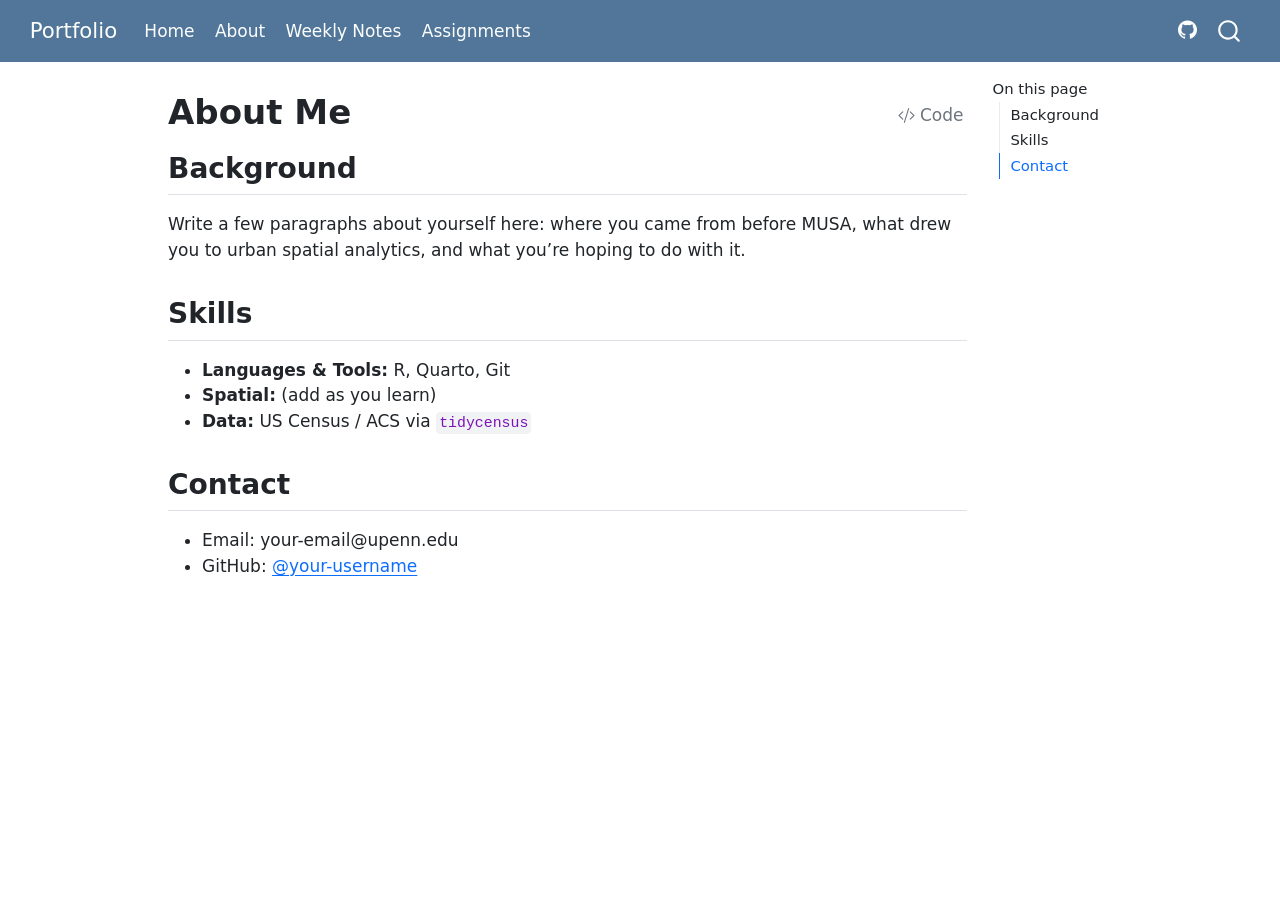
<file: docs/about.html>
<!DOCTYPE html>
<html xmlns="http://www.w3.org/1999/xhtml" lang="en" xml:lang="en"><head>

<meta charset="utf-8">
<meta name="generator" content="quarto-1.10.18">

<meta name="viewport" content="width=device-width, initial-scale=1.0, user-scalable=yes">


<title>About Me – Sara Cerami - MUSA 5080 Portfolio</title>
<style>
/* Default styles provided by pandoc.
** See https://pandoc.org/MANUAL.html#variables-for-html for config info.
*/
span.smallcaps{font-variant: small-caps;}
div.columns{display: flex; gap: 1.5em;}
div.column{flex: auto;}
@media screen {
div.columns{gap: min(4vw, 1.5em);}
div.column{overflow-x: auto;}
}
div.hanging-indent{margin-left: 1.5em; text-indent: -1.5em;}
ul.task-list{list-style: none;}
ul.task-list li input[type="checkbox"] {
  width: 0.8em;
  margin: 0 0.8em 0.2em -1em; /* quarto-specific, see https://github.com/quarto-dev/quarto-cli/issues/4556 */ 
  vertical-align: middle;
}
/* CSS for syntax highlighting */
html { -webkit-text-size-adjust: 100%; }
pre > code.sourceCode { white-space: pre; position: relative; }
pre > code.sourceCode > span { display: inline-block; line-height: 1.25; }
pre > code.sourceCode > span:empty { height: 1.2em; }
.sourceCode { overflow: visible; }
code.sourceCode > span { color: inherit; text-decoration: inherit; }
div.sourceCode { margin: 1em 0; }
pre.sourceCode { margin: 0; }
@media screen {
div.sourceCode { overflow: auto; }
}
@media print {
pre > code.sourceCode { white-space: pre-wrap; }
pre > code.sourceCode > span { text-indent: -5em; padding-left: 5em; }
}
pre.numberSource code
  { counter-reset: source-line 0; }
pre.numberSource code > span
  { position: relative; left: -4em; counter-increment: source-line; }
pre.numberSource code > span > a:first-child::before
  { content: counter(source-line);
    position: relative; left: -1em; text-align: right; vertical-align: baseline;
    border: none; display: inline-block;
    -webkit-touch-callout: none; -webkit-user-select: none;
    -khtml-user-select: none; -moz-user-select: none;
    -ms-user-select: none; user-select: none;
    padding: 0 4px; width: 4em;
  }
pre.numberSource { margin-left: 3em;  padding-left: 4px; }
div.sourceCode
  {   }
@media screen {
pre > code.sourceCode > span > a:first-child::before { text-decoration: underline; }
}
</style>


<script src="site_libs/quarto-nav/quarto-nav.js"></script>
<script src="site_libs/quarto-nav/headroom.min.js"></script>
<script src="site_libs/clipboard/clipboard.min.js"></script>
<script src="site_libs/quarto-search/autocomplete.umd.js"></script>
<script src="site_libs/quarto-search/fuse.min.js"></script>
<script src="site_libs/quarto-search/quarto-search.js"></script>
<meta name="quarto:offset" content="./">
<script src="site_libs/quarto-html/quarto.js" type="module"></script>
<script src="site_libs/quarto-html/tabsets/tabsets.js" type="module"></script>
<script src="site_libs/quarto-html/popper.min.js"></script>
<script src="site_libs/quarto-html/tippy.umd.min.js"></script>
<script src="site_libs/quarto-html/anchor.min.js"></script>
<link href="site_libs/quarto-html/tippy.css" rel="stylesheet">
<link href="site_libs/quarto-html/quarto-syntax-highlighting-64a204ab8560d761af7679ceaba22944.css" rel="stylesheet" id="quarto-text-highlighting-styles">
<script src="site_libs/bootstrap/bootstrap.min.js"></script>
<link href="site_libs/bootstrap/bootstrap-icons.css" rel="stylesheet">
<link href="site_libs/bootstrap/bootstrap-d0cfe7a3482e0d49a74229a8f3b76718.min.css" rel="stylesheet" append-hash="true" id="quarto-bootstrap" data-mode="light">
<script id="quarto-search-options" type="application/json">{
  "location": "navbar",
  "copy-button": false,
  "collapse-after": 3,
  "panel-placement": "end",
  "type": "overlay",
  "limit": 50,
  "keyboard-shortcut": [
    "f",
    "/",
    "s"
  ],
  "show-item-context": false,
  "language": {
    "search-no-results-text": "No results",
    "search-matching-documents-text": "matching documents",
    "search-copy-link-title": "Copy link to search",
    "search-hide-matches-text": "Hide additional matches",
    "search-more-match-text": "more match in this document",
    "search-more-matches-text": "more matches in this document",
    "search-clear-button-title": "Clear",
    "search-text-placeholder": "",
    "search-detached-cancel-button-title": "Cancel",
    "search-submit-button-title": "Submit",
    "search-label": "Search"
  }
}</script>


</head>

<body class="nav-fixed quarto-light">

<div id="quarto-search-results"></div>
  <header id="quarto-header" class="headroom fixed-top">
    <nav class="navbar navbar-expand-lg " data-bs-theme="dark">
      <div class="navbar-container container-fluid">
      <div class="navbar-brand-container mx-auto">
    <a class="navbar-brand" href="./index.html">
    <span class="navbar-title">Portfolio</span>
    </a>
  </div>
            <div id="quarto-search" class="" title="Search"></div>
          <button class="navbar-toggler" type="button" data-bs-toggle="collapse" data-bs-target="#navbarCollapse" aria-controls="navbarCollapse" role="menu" aria-expanded="false" aria-label="Toggle navigation" onclick="if (window.quartoToggleHeadroom) { window.quartoToggleHeadroom(); }">
  <span class="navbar-toggler-icon"></span>
</button>
          <div class="collapse navbar-collapse" id="navbarCollapse">
            <ul class="navbar-nav navbar-nav-scroll me-auto">
  <li class="nav-item">
    <a class="nav-link" href="./index.html"> 
<span class="menu-text">Home</span></a>
  </li>  
  <li class="nav-item">
    <a class="nav-link active" href="./about.html" aria-current="page"> 
<span class="menu-text">About</span></a>
  </li>  
  <li class="nav-item">
    <a class="nav-link" href="./weekly-notes/index.html"> 
<span class="menu-text">Weekly Notes</span></a>
  </li>  
  <li class="nav-item">
    <a class="nav-link" href="./assignments/index.html"> 
<span class="menu-text">Assignments</span></a>
  </li>  
</ul>
            <ul class="navbar-nav navbar-nav-scroll ms-auto">
  <li class="nav-item compact">
    <a class="nav-link" href="https://github.com/saracerami/MUSA-5080-portfolio"> <i class="bi bi-github" role="img">
</i> 
<span class="menu-text"></span></a>
  </li>  
</ul>
          </div> <!-- /navcollapse -->
            <div class="quarto-navbar-tools">
</div>
      </div> <!-- /container-fluid -->
    </nav>
</header>
<!-- content -->
<div id="quarto-content" class="quarto-container page-columns page-rows-contents page-layout-article page-navbar">
<!-- sidebar -->
<!-- margin-sidebar -->
    <div id="quarto-margin-sidebar" class="sidebar margin-sidebar">
        <nav id="TOC" role="doc-toc" class="toc-active">
    <h2 id="toc-title">On this page</h2>
   
  <ul>
  <li><a href="#background" id="toc-background" class="nav-link active" data-scroll-target="#background">Background</a></li>
  <li><a href="#skills" id="toc-skills" class="nav-link" data-scroll-target="#skills">Skills</a></li>
  <li><a href="#contact" id="toc-contact" class="nav-link" data-scroll-target="#contact">Contact</a></li>
  </ul>
</nav>
    </div>
<!-- main -->
<main class="content" id="quarto-document-content">

<header id="title-block-header" class="quarto-title-block default">
<div class="quarto-title">
<div class="quarto-title-block"><div><h1 class="title">About Me</h1><button type="button" class="btn code-tools-button" id="quarto-code-tools-source"><i class="bi"></i> Code</button></div></div>
</div>



<div class="quarto-title-meta">

    
  
    
  </div>
  


</header>


<section id="background" class="level2">
<h2 class="anchored" data-anchor-id="background">Background</h2>
<!-- CHANGE THIS -->
<p>Write a few paragraphs about yourself here: where you came from before MUSA, what drew you to urban spatial analytics, and what you’re hoping to do with it.</p>
</section>
<section id="skills" class="level2">
<h2 class="anchored" data-anchor-id="skills">Skills</h2>
<!-- CHANGE THIS: update this through the semester as it becomes true -->
<ul>
<li><strong>Languages &amp; Tools:</strong> R, Quarto, Git</li>
<li><strong>Spatial:</strong> (add as you learn)</li>
<li><strong>Data:</strong> US Census / ACS via <code>tidycensus</code></li>
</ul>
</section>
<section id="contact" class="level2">
<h2 class="anchored" data-anchor-id="contact">Contact</h2>
<!-- CHANGE THIS -->
<ul>
<li>Email: your-email@upenn.edu</li>
<li>GitHub: <a href="https://github.com/your-username"><span class="citation" data-cites="your-username">@your-username</span></a></li>
</ul>


<!-- -->

</section>

</main> <!-- /main -->
<script id="quarto-html-after-body" type="application/javascript">
  window.document.addEventListener("DOMContentLoaded", function (event) {
    const icon = "";
    const anchorJS = new window.AnchorJS();
    anchorJS.options = {
      placement: 'right',
      icon: icon
    };
    anchorJS.add('.anchored');
    const isCodeAnnotation = (el) => {
      for (const clz of el.classList) {
        if (clz.startsWith('code-annotation-')) {                     
          return true;
        }
      }
      return false;
    }
    const onCopySuccess = function(e) {
      // button target
      const button = e.trigger;
      // don't keep focus
      button.blur();
      // flash "checked"
      button.classList.add('code-copy-button-checked');
      var currentTitle = button.getAttribute("title");
      button.setAttribute("title", "Copied!");
      let tooltip;
      if (window.bootstrap) {
        button.setAttribute("data-bs-toggle", "tooltip");
        button.setAttribute("data-bs-placement", "left");
        button.setAttribute("data-bs-title", "Copied!");
        tooltip = new bootstrap.Tooltip(button, 
          { trigger: "manual", 
            customClass: "code-copy-button-tooltip",
            offset: [0, -8]});
        tooltip.show();    
      }
      setTimeout(function() {
        if (tooltip) {
          tooltip.hide();
          button.removeAttribute("data-bs-title");
          button.removeAttribute("data-bs-toggle");
          button.removeAttribute("data-bs-placement");
        }
        button.setAttribute("title", currentTitle);
        button.classList.remove('code-copy-button-checked');
      }, 1000);
      // clear code selection
      e.clearSelection();
    }
    const getTextToCopy = function(trigger) {
      const outerScaffold = trigger.parentElement.cloneNode(true);
      const codeEl = outerScaffold.querySelector('code');
      for (const childEl of codeEl.children) {
        if (isCodeAnnotation(childEl)) {
          childEl.remove();
        }
      }
      return codeEl.innerText;
    }
    const clipboard = new window.ClipboardJS('.code-copy-button:not([data-in-quarto-modal])', {
      text: getTextToCopy
    });
    clipboard.on('success', onCopySuccess);
    if (window.document.getElementById('quarto-embedded-source-code-modal')) {
      const clipboardModal = new window.ClipboardJS('.code-copy-button[data-in-quarto-modal]', {
        text: getTextToCopy,
        container: window.document.getElementById('quarto-embedded-source-code-modal')
      });
      clipboardModal.on('success', onCopySuccess);
    }
    const viewSource = window.document.getElementById('quarto-view-source') ||
                       window.document.getElementById('quarto-code-tools-source');
    if (viewSource) {
      const sourceUrl = viewSource.getAttribute("data-quarto-source-url");
      viewSource.addEventListener("click", function(e) {
        if (sourceUrl) {
          // rstudio viewer pane
          if (/\bcapabilities=\b/.test(window.location)) {
            window.open(sourceUrl);
          } else {
            window.location.href = sourceUrl;
          }
        } else {
          const modal = new bootstrap.Modal(document.getElementById('quarto-embedded-source-code-modal'));
          modal.show();
        }
        return false;
      });
    }
    function toggleCodeHandler(show) {
      return function(e) {
        const cellDetails = window.document.querySelectorAll(".cell details.code-fold");
        for (let i=0; i<cellDetails.length; i++) {
          const details = cellDetails[i];
          if (show) {
            details.open = true;
          } else {
            details.removeAttribute("open");
          }
        }
        const cellCodeDivs = window.document.querySelectorAll(".cell div.sourceCode.cell-code");
        const fromCls = show ? "hidden" : "unhidden";
        const toCls = show ? "unhidden" : "hidden";
        for (let i=0; i<cellCodeDivs.length; i++) {
          const codeDiv = cellCodeDivs[i];
          if (codeDiv.classList.contains(fromCls)) {
            codeDiv.classList.remove(fromCls);
            codeDiv.classList.add(toCls);
          } 
        }
        return false;
      }
    }
    const hideAllCode = window.document.getElementById("quarto-hide-all-code");
    if (hideAllCode) {
      hideAllCode.addEventListener("click", toggleCodeHandler(false));
    }
    const showAllCode = window.document.getElementById("quarto-show-all-code");
    if (showAllCode) {
      showAllCode.addEventListener("click", toggleCodeHandler(true));
    }
      var localhostRegex = new RegExp(/^(?:http|https):\/\/localhost\:?[0-9]*\//);
      var mailtoRegex = new RegExp(/^mailto:/);
        var filterRegex = new RegExp('/' + window.location.host + '/');
      var isInternal = (href) => {
          return filterRegex.test(href) || localhostRegex.test(href) || mailtoRegex.test(href);
      }
      // Inspect non-navigation links and adorn them if external
     var links = window.document.querySelectorAll('a[href]:not(.nav-link):not(.navbar-brand):not(.toc-action):not(.sidebar-link):not(.sidebar-item-toggle):not(.pagination-link):not(.no-external):not([aria-hidden]):not(.dropdown-item):not(.quarto-navigation-tool):not(.about-link)');
      for (var i=0; i<links.length; i++) {
        const link = links[i];
        if (!isInternal(link.href)) {
          // undo the damage that might have been done by quarto-nav.js in the case of
          // links that we want to consider external
          if (link.dataset.originalHref !== undefined) {
            link.href = link.dataset.originalHref;
          }
        }
      }
    function tippyHover(el, contentFn, onTriggerFn, onUntriggerFn) {
      const config = {
        allowHTML: true,
        maxWidth: 500,
        delay: 100,
        arrow: false,
        appendTo: function(el) {
            return el.parentElement;
        },
        interactive: true,
        interactiveBorder: 10,
        theme: 'quarto',
        placement: 'bottom-start',
      };
      if (contentFn) {
        config.content = contentFn;
      }
      if (onTriggerFn) {
        config.onTrigger = onTriggerFn;
      }
      if (onUntriggerFn) {
        config.onUntrigger = onUntriggerFn;
      }
      window.tippy(el, config); 
    }
    const noterefs = window.document.querySelectorAll('a[role="doc-noteref"]');
    for (var i=0; i<noterefs.length; i++) {
      const ref = noterefs[i];
      tippyHover(ref, function() {
        // use id or data attribute instead here
        let href = ref.getAttribute('data-footnote-href') || ref.getAttribute('href');
        try { href = new URL(href).hash; } catch {}
        const id = href.replace(/^#\/?/, "");
        const note = window.document.getElementById(id);
        if (note) {
          return note.innerHTML;
        } else {
          return "";
        }
      });
    }
    const xrefs = window.document.querySelectorAll('a.quarto-xref');
    const processXRef = (id, note) => {
      // Strip column container classes
      const stripColumnClz = (el) => {
        el.classList.remove("page-full", "page-columns");
        if (el.children) {
          for (const child of el.children) {
            stripColumnClz(child);
          }
        }
      }
      stripColumnClz(note)
      if (id === null || id.startsWith('sec-')) {
        // Special case sections, only their first couple elements
        const container = document.createElement("div");
        if (note.children && note.children.length > 2) {
          container.appendChild(note.children[0].cloneNode(true));
          for (let i = 1; i < note.children.length; i++) {
            const child = note.children[i];
            if (child.tagName === "P" && child.innerText === "") {
              continue;
            } else {
              container.appendChild(child.cloneNode(true));
              break;
            }
          }
          if (window.Quarto?.typesetMath) {
            window.Quarto.typesetMath(container);
          }
          return container.innerHTML
        } else {
          if (window.Quarto?.typesetMath) {
            window.Quarto.typesetMath(note);
          }
          return note.innerHTML;
        }
      } else {
        // Remove any anchor links if they are present
        const anchorLink = note.querySelector('a.anchorjs-link');
        if (anchorLink) {
          anchorLink.remove();
        }
        if (window.Quarto?.typesetMath) {
          window.Quarto.typesetMath(note);
        }
        if (note.classList.contains("callout")) {
          return note.outerHTML;
        } else {
          return note.innerHTML;
        }
      }
    }
    for (var i=0; i<xrefs.length; i++) {
      const xref = xrefs[i];
      tippyHover(xref, undefined, function(instance) {
        instance.disable();
        let url = xref.getAttribute('href');
        let hash = undefined; 
        if (url.startsWith('#')) {
          hash = url;
        } else {
          try { hash = new URL(url).hash; } catch {}
        }
        if (hash) {
          const id = hash.replace(/^#\/?/, "");
          const note = window.document.getElementById(id);
          if (note !== null) {
            try {
              const html = processXRef(id, note.cloneNode(true));
              instance.setContent(html);
            } finally {
              instance.enable();
              instance.show();
            }
          } else {
            // See if we can fetch this
            fetch(url.split('#')[0])
            .then(res => res.text())
            .then(html => {
              const parser = new DOMParser();
              const htmlDoc = parser.parseFromString(html, "text/html");
              const note = htmlDoc.getElementById(id);
              if (note !== null) {
                const html = processXRef(id, note);
                instance.setContent(html);
              } 
            }).finally(() => {
              instance.enable();
              instance.show();
            });
          }
        } else {
          // See if we can fetch a full url (with no hash to target)
          // This is a special case and we should probably do some content thinning / targeting
          fetch(url)
          .then(res => res.text())
          .then(html => {
            const parser = new DOMParser();
            const htmlDoc = parser.parseFromString(html, "text/html");
            const note = htmlDoc.querySelector('main.content');
            if (note !== null) {
              // This should only happen for chapter cross references
              // (since there is no id in the URL)
              // remove the first header
              if (note.children.length > 0 && note.children[0].tagName === "HEADER") {
                note.children[0].remove();
              }
              const html = processXRef(null, note);
              instance.setContent(html);
            } 
          }).finally(() => {
            instance.enable();
            instance.show();
          });
        }
      }, function(instance) {
      });
    }
        let selectedAnnoteEl;
        const selectorForAnnotation = ( cell, annotation) => {
          let cellAttr = 'data-code-cell="' + cell + '"';
          let lineAttr = 'data-code-annotation="' +  annotation + '"';
          const selector = 'span[' + cellAttr + '][' + lineAttr + ']';
          return selector;
        }
        const selectCodeLines = (annoteEl) => {
          const doc = window.document;
          const targetCell = annoteEl.getAttribute("data-target-cell");
          const targetAnnotation = annoteEl.getAttribute("data-target-annotation");
          const annoteSpan = window.document.querySelector(selectorForAnnotation(targetCell, targetAnnotation));
          const lines = annoteSpan.getAttribute("data-code-lines").split(",");
          const lineIds = lines.map((line) => {
            return targetCell + "-" + line;
          })
          let top = null;
          let height = null;
          let parent = null;
          if (lineIds.length > 0) {
              //compute the position of the single el (top and bottom and make a div)
              const el = window.document.getElementById(lineIds[0]);
              top = el.offsetTop;
              height = el.offsetHeight;
              parent = el.parentElement.parentElement;
            if (lineIds.length > 1) {
              const lastEl = window.document.getElementById(lineIds[lineIds.length - 1]);
              const bottom = lastEl.offsetTop + lastEl.offsetHeight;
              height = bottom - top;
            }
            if (top !== null && height !== null && parent !== null) {
              // cook up a div (if necessary) and position it 
              let div = window.document.getElementById("code-annotation-line-highlight");
              if (div === null) {
                div = window.document.createElement("div");
                div.setAttribute("id", "code-annotation-line-highlight");
                div.style.position = 'absolute';
                parent.appendChild(div);
              }
              div.style.top = top - 2 + "px";
              div.style.height = height + 4 + "px";
              div.style.left = 0;
              let gutterDiv = window.document.getElementById("code-annotation-line-highlight-gutter");
              if (gutterDiv === null) {
                gutterDiv = window.document.createElement("div");
                gutterDiv.setAttribute("id", "code-annotation-line-highlight-gutter");
                gutterDiv.style.position = 'absolute';
                const codeCell = window.document.getElementById(targetCell);
                const gutter = codeCell.querySelector('.code-annotation-gutter');
                gutter.appendChild(gutterDiv);
              }
              gutterDiv.style.top = top - 2 + "px";
              gutterDiv.style.height = height + 4 + "px";
            }
            selectedAnnoteEl = annoteEl;
          }
        };
        const unselectCodeLines = () => {
          const elementsIds = ["code-annotation-line-highlight", "code-annotation-line-highlight-gutter"];
          elementsIds.forEach((elId) => {
            const div = window.document.getElementById(elId);
            if (div) {
              div.remove();
            }
          });
          selectedAnnoteEl = undefined;
        };
          // Handle positioning of the toggle
      window.addEventListener(
        "resize",
        throttle(() => {
          elRect = undefined;
          if (selectedAnnoteEl) {
            selectCodeLines(selectedAnnoteEl);
          }
        }, 10)
      );
      function throttle(fn, ms) {
      let throttle = false;
      let timer;
        return (...args) => {
          if(!throttle) { // first call gets through
              fn.apply(this, args);
              throttle = true;
          } else { // all the others get throttled
              if(timer) clearTimeout(timer); // cancel #2
              timer = setTimeout(() => {
                fn.apply(this, args);
                timer = throttle = false;
              }, ms);
          }
        };
      }
        // Attach click handler to the DT
        const annoteDls = window.document.querySelectorAll('dt[data-target-cell]');
        for (const annoteDlNode of annoteDls) {
          annoteDlNode.addEventListener('click', (event) => {
            const clickedEl = event.target;
            if (clickedEl !== selectedAnnoteEl) {
              unselectCodeLines();
              const activeEl = window.document.querySelector('dt[data-target-cell].code-annotation-active');
              if (activeEl) {
                activeEl.classList.remove('code-annotation-active');
              }
              selectCodeLines(clickedEl);
              clickedEl.classList.add('code-annotation-active');
            } else {
              // Unselect the line
              unselectCodeLines();
              clickedEl.classList.remove('code-annotation-active');
            }
          });
        }
    const findCites = (el) => {
      const parentEl = el.parentElement;
      if (parentEl) {
        const cites = parentEl.dataset.cites;
        if (cites) {
          return {
            el,
            cites: cites.split(' ')
          };
        } else {
          return findCites(el.parentElement)
        }
      } else {
        return undefined;
      }
    };
    var bibliorefs = window.document.querySelectorAll('a[role="doc-biblioref"]');
    for (var i=0; i<bibliorefs.length; i++) {
      const ref = bibliorefs[i];
      const citeInfo = findCites(ref);
      if (citeInfo) {
        tippyHover(citeInfo.el, function() {
          var popup = window.document.createElement('div');
          citeInfo.cites.forEach(function(cite) {
            var citeDiv = window.document.createElement('div');
            citeDiv.classList.add('hanging-indent');
            citeDiv.classList.add('csl-entry');
            var biblioDiv = window.document.getElementById('ref-' + cite);
            if (biblioDiv) {
              citeDiv.innerHTML = biblioDiv.innerHTML;
            }
            popup.appendChild(citeDiv);
          });
          return popup.innerHTML;
        });
      }
    }
  });
  </script><div class="modal fade" id="quarto-embedded-source-code-modal" tabindex="-1" aria-labelledby="quarto-embedded-source-code-modal-label" aria-hidden="true"><div class="modal-dialog modal-dialog-scrollable"><div class="modal-content"><div class="modal-header"><h5 class="modal-title" id="quarto-embedded-source-code-modal-label">Source Code</h5><button class="btn-close" data-bs-dismiss="modal"></button></div><div class="modal-body"><div class="">
<div class="code-copy-outer-scaffold"><div class="sourceCode" id="cb1" data-shortcodes="false"><pre class="sourceCode markdown code-with-copy"><code class="sourceCode markdown"><span id="cb1-1"><a href="#cb1-1" aria-hidden="true" tabindex="-1"></a><span class="co">---</span></span>
<span id="cb1-2"><a href="#cb1-2" aria-hidden="true" tabindex="-1"></a><span class="an">title:</span><span class="co"> "About Me"</span></span>
<span id="cb1-3"><a href="#cb1-3" aria-hidden="true" tabindex="-1"></a><span class="co">---</span></span>
<span id="cb1-4"><a href="#cb1-4" aria-hidden="true" tabindex="-1"></a></span>
<span id="cb1-5"><a href="#cb1-5" aria-hidden="true" tabindex="-1"></a><span class="fu">## Background</span></span>
<span id="cb1-6"><a href="#cb1-6" aria-hidden="true" tabindex="-1"></a></span>
<span id="cb1-7"><a href="#cb1-7" aria-hidden="true" tabindex="-1"></a><span class="co">&lt;!-- CHANGE THIS --&gt;</span></span>
<span id="cb1-8"><a href="#cb1-8" aria-hidden="true" tabindex="-1"></a></span>
<span id="cb1-9"><a href="#cb1-9" aria-hidden="true" tabindex="-1"></a>Write a few paragraphs about yourself here: where you came from before MUSA,</span>
<span id="cb1-10"><a href="#cb1-10" aria-hidden="true" tabindex="-1"></a>what drew you to urban spatial analytics, and what you're hoping to do with it.</span>
<span id="cb1-11"><a href="#cb1-11" aria-hidden="true" tabindex="-1"></a></span>
<span id="cb1-12"><a href="#cb1-12" aria-hidden="true" tabindex="-1"></a><span class="fu">## Skills</span></span>
<span id="cb1-13"><a href="#cb1-13" aria-hidden="true" tabindex="-1"></a></span>
<span id="cb1-14"><a href="#cb1-14" aria-hidden="true" tabindex="-1"></a><span class="co">&lt;!-- CHANGE THIS: update this through the semester as it becomes true --&gt;</span></span>
<span id="cb1-15"><a href="#cb1-15" aria-hidden="true" tabindex="-1"></a></span>
<span id="cb1-16"><a href="#cb1-16" aria-hidden="true" tabindex="-1"></a><span class="ss">- </span>**Languages &amp; Tools:** R, Quarto, Git</span>
<span id="cb1-17"><a href="#cb1-17" aria-hidden="true" tabindex="-1"></a><span class="ss">- </span>**Spatial:** (add as you learn)</span>
<span id="cb1-18"><a href="#cb1-18" aria-hidden="true" tabindex="-1"></a><span class="ss">- </span>**Data:** US Census / ACS via <span class="in">`tidycensus`</span></span>
<span id="cb1-19"><a href="#cb1-19" aria-hidden="true" tabindex="-1"></a></span>
<span id="cb1-20"><a href="#cb1-20" aria-hidden="true" tabindex="-1"></a><span class="fu">## Contact</span></span>
<span id="cb1-21"><a href="#cb1-21" aria-hidden="true" tabindex="-1"></a></span>
<span id="cb1-22"><a href="#cb1-22" aria-hidden="true" tabindex="-1"></a><span class="co">&lt;!-- CHANGE THIS --&gt;</span></span>
<span id="cb1-23"><a href="#cb1-23" aria-hidden="true" tabindex="-1"></a></span>
<span id="cb1-24"><a href="#cb1-24" aria-hidden="true" tabindex="-1"></a><span class="ss">- </span>Email: your-email@upenn.edu</span>
<span id="cb1-25"><a href="#cb1-25" aria-hidden="true" tabindex="-1"></a><span class="ss">- </span>GitHub: <span class="co">[</span><span class="ot">@your-username</span><span class="co">](https://github.com/your-username)</span></span></code></pre></div><button title="Copy to Clipboard" class="code-copy-button" data-in-quarto-modal=""><i class="bi"></i></button></div>
</div></div></div></div></div>
</div> <!-- /content -->




</body></html>
</file>
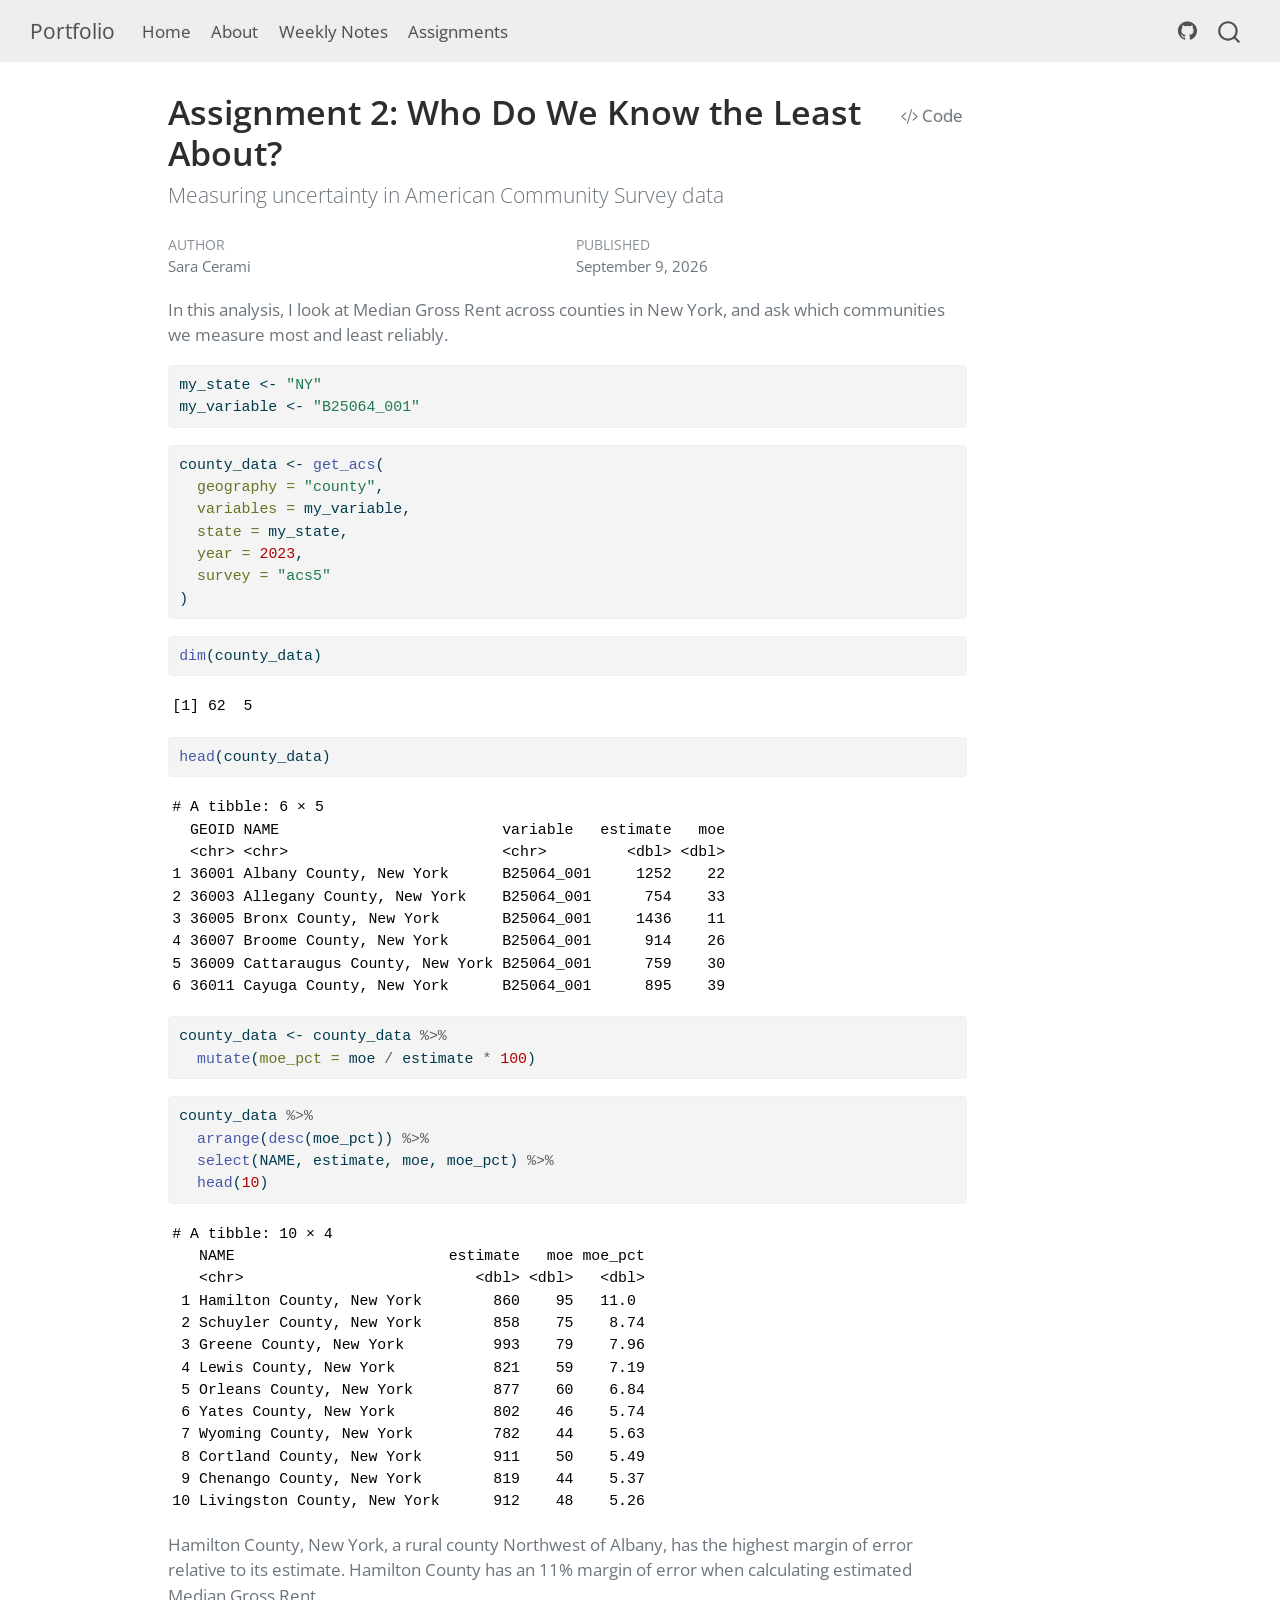
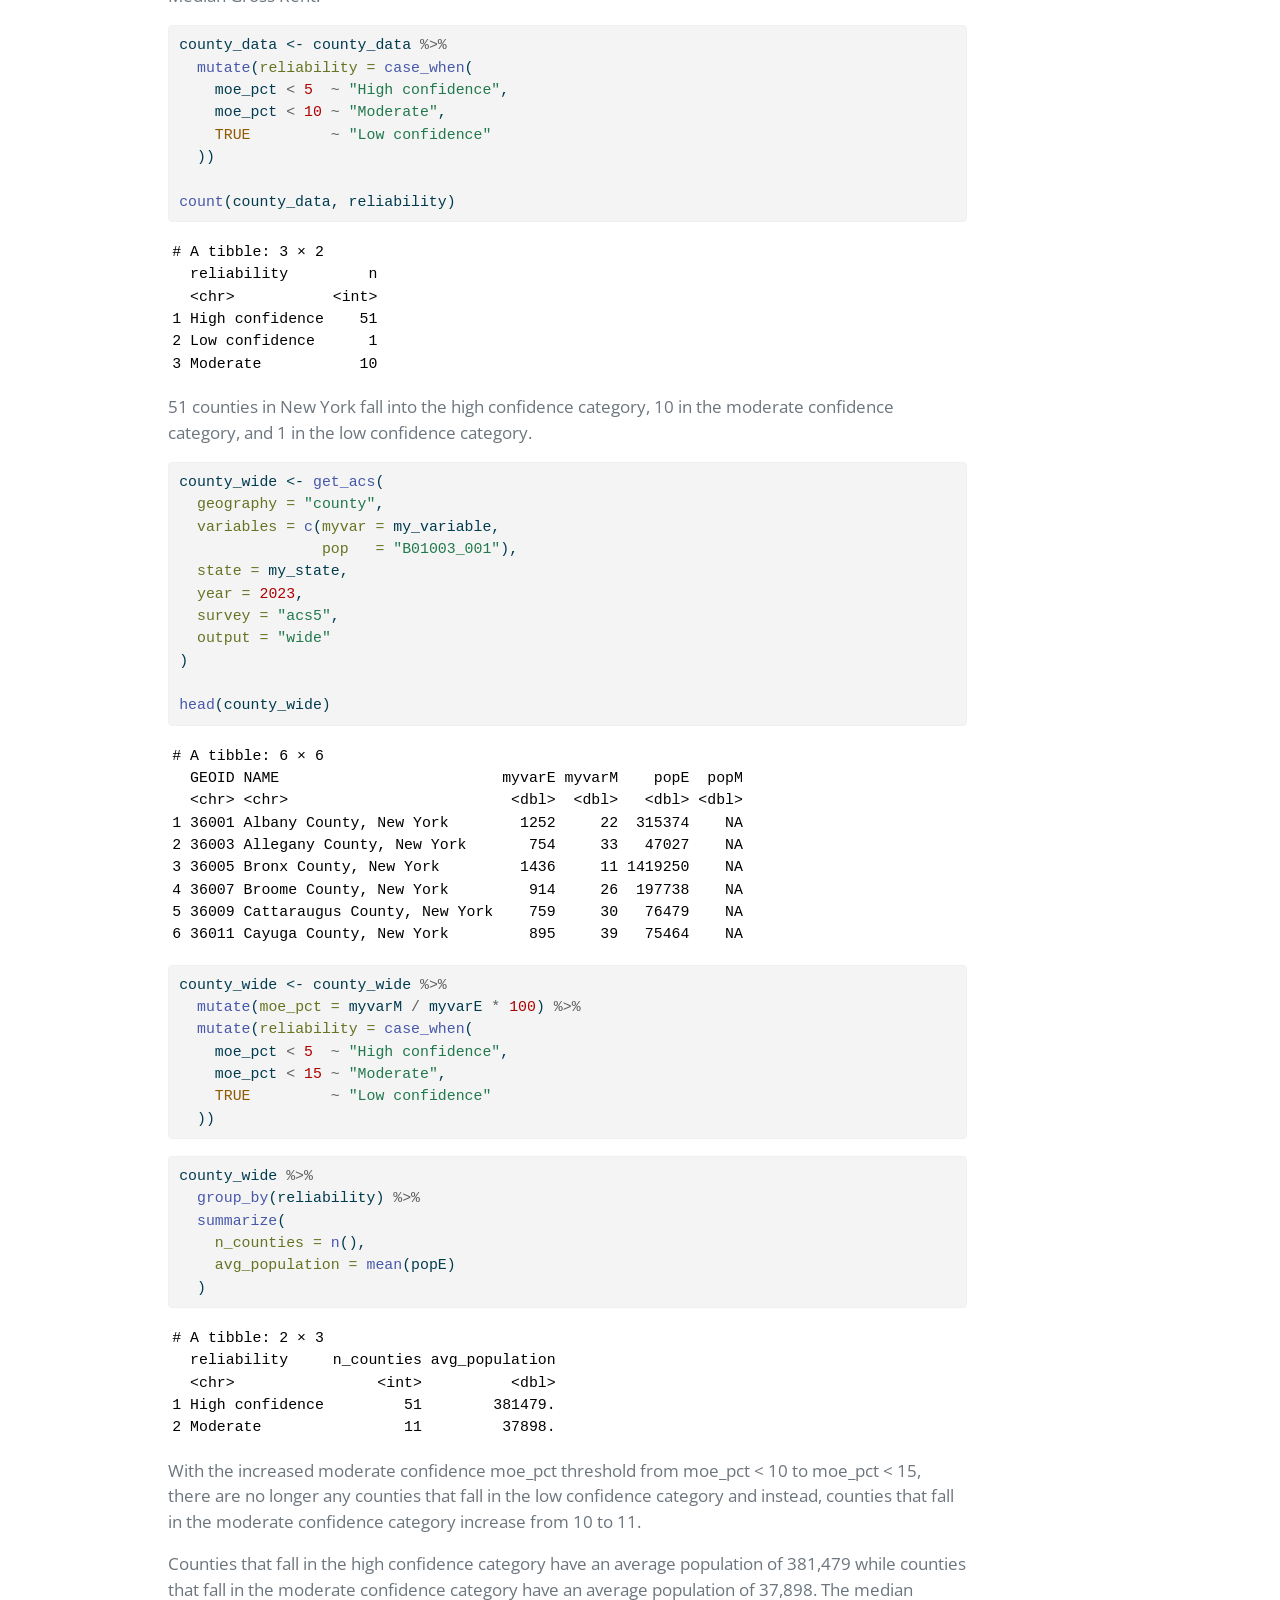
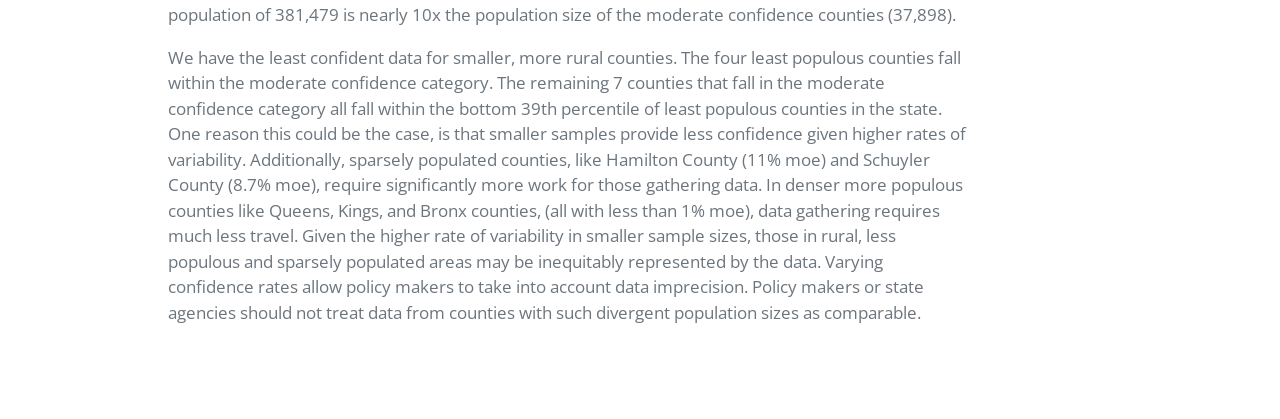
<file: docs/assignments/assignment2sara.html>
<!DOCTYPE html>
<html xmlns="http://www.w3.org/1999/xhtml" lang="en" xml:lang="en"><head>

<meta charset="utf-8">
<meta name="generator" content="quarto-1.10.18">

<meta name="viewport" content="width=device-width, initial-scale=1.0, user-scalable=yes">

<meta name="author" content="Sara Cerami">
<meta name="dcterms.date" content="2026-09-09">

<title>Assignment 2: Who Do We Know the Least About? – Sara Cerami - MUSA 5080 Portfolio</title>
<style>
/* Default styles provided by pandoc.
** See https://pandoc.org/MANUAL.html#variables-for-html for config info.
*/
span.smallcaps{font-variant: small-caps;}
div.columns{display: flex; gap: 1.5em;}
div.column{flex: auto;}
@media screen {
div.columns{gap: min(4vw, 1.5em);}
div.column{overflow-x: auto;}
}
div.hanging-indent{margin-left: 1.5em; text-indent: -1.5em;}
ul.task-list{list-style: none;}
ul.task-list li input[type="checkbox"] {
  width: 0.8em;
  margin: 0 0.8em 0.2em -1em; /* quarto-specific, see https://github.com/quarto-dev/quarto-cli/issues/4556 */ 
  vertical-align: middle;
}
/* CSS for syntax highlighting */
html { -webkit-text-size-adjust: 100%; }
pre > code.sourceCode { white-space: pre; position: relative; }
pre > code.sourceCode > span { display: inline-block; line-height: 1.25; }
pre > code.sourceCode > span:empty { height: 1.2em; }
.sourceCode { overflow: visible; }
code.sourceCode > span { color: inherit; text-decoration: inherit; }
div.sourceCode { margin: 1em 0; }
pre.sourceCode { margin: 0; }
@media screen {
div.sourceCode { overflow: auto; }
}
@media print {
pre > code.sourceCode { white-space: pre-wrap; }
pre > code.sourceCode > span { text-indent: -5em; padding-left: 5em; }
}
pre.numberSource code
  { counter-reset: source-line 0; }
pre.numberSource code > span
  { position: relative; left: -4em; counter-increment: source-line; }
pre.numberSource code > span > a:first-child::before
  { content: counter(source-line);
    position: relative; left: -1em; text-align: right; vertical-align: baseline;
    border: none; display: inline-block;
    -webkit-touch-callout: none; -webkit-user-select: none;
    -khtml-user-select: none; -moz-user-select: none;
    -ms-user-select: none; user-select: none;
    padding: 0 4px; width: 4em;
  }
pre.numberSource { margin-left: 3em;  padding-left: 4px; }
div.sourceCode
  {   }
@media screen {
pre > code.sourceCode > span > a:first-child::before { text-decoration: underline; }
}
</style>


<script src="../site_libs/quarto-nav/quarto-nav.js"></script>
<script src="../site_libs/quarto-nav/headroom.min.js"></script>
<script src="../site_libs/clipboard/clipboard.min.js"></script>
<script src="../site_libs/quarto-search/autocomplete.umd.js"></script>
<script src="../site_libs/quarto-search/fuse.min.js"></script>
<script src="../site_libs/quarto-search/quarto-search.js"></script>
<meta name="quarto:offset" content="../">
<script src="../site_libs/quarto-html/quarto.js" type="module"></script>
<script src="../site_libs/quarto-html/tabsets/tabsets.js" type="module"></script>
<script src="../site_libs/quarto-html/popper.min.js"></script>
<script src="../site_libs/quarto-html/tippy.umd.min.js"></script>
<script src="../site_libs/quarto-html/anchor.min.js"></script>
<link href="../site_libs/quarto-html/tippy.css" rel="stylesheet">
<link href="../site_libs/quarto-html/quarto-syntax-highlighting-64a204ab8560d761af7679ceaba22944.css" rel="stylesheet" id="quarto-text-highlighting-styles">
<script src="../site_libs/bootstrap/bootstrap.min.js"></script>
<link href="../site_libs/bootstrap/bootstrap-icons.css" rel="stylesheet">
<link href="../site_libs/bootstrap/bootstrap-f81935b6d812ff415bc7ff7953bb4342.min.css" rel="stylesheet" append-hash="true" id="quarto-bootstrap" data-mode="light">
<script id="quarto-search-options" type="application/json">{
  "location": "navbar",
  "copy-button": false,
  "collapse-after": 3,
  "panel-placement": "end",
  "type": "overlay",
  "limit": 50,
  "keyboard-shortcut": [
    "f",
    "/",
    "s"
  ],
  "show-item-context": false,
  "language": {
    "search-no-results-text": "No results",
    "search-matching-documents-text": "matching documents",
    "search-copy-link-title": "Copy link to search",
    "search-hide-matches-text": "Hide additional matches",
    "search-more-match-text": "more match in this document",
    "search-more-matches-text": "more matches in this document",
    "search-clear-button-title": "Clear",
    "search-text-placeholder": "",
    "search-detached-cancel-button-title": "Cancel",
    "search-submit-button-title": "Submit",
    "search-label": "Search"
  }
}</script>


</head>

<body class="nav-fixed quarto-light">

<div id="quarto-search-results"></div>
  <header id="quarto-header" class="headroom fixed-top">
    <nav class="navbar navbar-expand-lg " data-bs-theme="dark">
      <div class="navbar-container container-fluid">
      <div class="navbar-brand-container mx-auto">
    <a class="navbar-brand" href="../index.html">
    <span class="navbar-title">Portfolio</span>
    </a>
  </div>
            <div id="quarto-search" class="" title="Search"></div>
          <button class="navbar-toggler" type="button" data-bs-toggle="collapse" data-bs-target="#navbarCollapse" aria-controls="navbarCollapse" role="menu" aria-expanded="false" aria-label="Toggle navigation" onclick="if (window.quartoToggleHeadroom) { window.quartoToggleHeadroom(); }">
  <span class="navbar-toggler-icon"></span>
</button>
          <div class="collapse navbar-collapse" id="navbarCollapse">
            <ul class="navbar-nav navbar-nav-scroll me-auto">
  <li class="nav-item">
    <a class="nav-link" href="../index.html"> 
<span class="menu-text">Home</span></a>
  </li>  
  <li class="nav-item">
    <a class="nav-link" href="../about.html"> 
<span class="menu-text">About</span></a>
  </li>  
  <li class="nav-item">
    <a class="nav-link" href="../weekly-notes/index.html"> 
<span class="menu-text">Weekly Notes</span></a>
  </li>  
  <li class="nav-item">
    <a class="nav-link" href="../assignments/index.html"> 
<span class="menu-text">Assignments</span></a>
  </li>  
</ul>
            <ul class="navbar-nav navbar-nav-scroll ms-auto">
  <li class="nav-item compact">
    <a class="nav-link" href="https://github.com/saracerami/MUSA-5080-portfolio"> <i class="bi bi-github" role="img">
</i> 
<span class="menu-text"></span></a>
  </li>  
</ul>
          </div> <!-- /navcollapse -->
            <div class="quarto-navbar-tools">
</div>
      </div> <!-- /container-fluid -->
    </nav>
</header>
<!-- content -->
<div id="quarto-content" class="quarto-container page-columns page-rows-contents page-layout-article page-navbar">
<!-- sidebar -->
<!-- margin-sidebar -->
    <div id="quarto-margin-sidebar" class="sidebar margin-sidebar zindex-bottom">
        
    </div>
<!-- main -->
<main class="content" id="quarto-document-content">

<header id="title-block-header" class="quarto-title-block default">
<div class="quarto-title">
<div class="quarto-title-block"><div><h1 class="title">Assignment 2: Who Do We Know the Least About?</h1><button type="button" class="btn code-tools-button" id="quarto-code-tools-source"><i class="bi"></i> Code</button></div></div>
<p class="subtitle lead">Measuring uncertainty in American Community Survey data</p>
</div>



<div class="quarto-title-meta">

    <div>
    <div class="quarto-title-meta-heading">Author</div>
    <div class="quarto-title-meta-contents">
             <p>Sara Cerami </p>
          </div>
  </div>
    
    <div>
    <div class="quarto-title-meta-heading">Published</div>
    <div class="quarto-title-meta-contents">
      <p class="date">September 9, 2026</p>
    </div>
  </div>
  
    
  </div>
  


</header>


<p>In this analysis, I look at Median Gross Rent across counties in New York, and ask which communities we measure most and least reliably.</p>
<div class="cell">
<div class="code-copy-outer-scaffold"><div class="sourceCode cell-code" id="cb1"><pre class="sourceCode r code-with-copy"><code class="sourceCode r"><span id="cb1-1"><a href="#cb1-1" aria-hidden="true" tabindex="-1"></a>my_state <span class="ot">&lt;-</span> <span class="st">"NY"</span>       </span>
<span id="cb1-2"><a href="#cb1-2" aria-hidden="true" tabindex="-1"></a>my_variable <span class="ot">&lt;-</span> <span class="st">"B25064_001"</span>     </span></code></pre></div><button title="Copy to Clipboard" class="code-copy-button"><i class="bi"></i></button></div>
</div>
<div class="cell">
<div class="code-copy-outer-scaffold"><div class="sourceCode cell-code" id="cb2"><pre class="sourceCode r code-with-copy"><code class="sourceCode r"><span id="cb2-1"><a href="#cb2-1" aria-hidden="true" tabindex="-1"></a>county_data <span class="ot">&lt;-</span> <span class="fu">get_acs</span>(</span>
<span id="cb2-2"><a href="#cb2-2" aria-hidden="true" tabindex="-1"></a>  <span class="at">geography =</span> <span class="st">"county"</span>,</span>
<span id="cb2-3"><a href="#cb2-3" aria-hidden="true" tabindex="-1"></a>  <span class="at">variables =</span> my_variable,</span>
<span id="cb2-4"><a href="#cb2-4" aria-hidden="true" tabindex="-1"></a>  <span class="at">state =</span> my_state,</span>
<span id="cb2-5"><a href="#cb2-5" aria-hidden="true" tabindex="-1"></a>  <span class="at">year =</span> <span class="dv">2023</span>,</span>
<span id="cb2-6"><a href="#cb2-6" aria-hidden="true" tabindex="-1"></a>  <span class="at">survey =</span> <span class="st">"acs5"</span></span>
<span id="cb2-7"><a href="#cb2-7" aria-hidden="true" tabindex="-1"></a>)</span></code></pre></div><button title="Copy to Clipboard" class="code-copy-button"><i class="bi"></i></button></div>
</div>
<div class="cell">
<div class="code-copy-outer-scaffold"><div class="sourceCode cell-code" id="cb3"><pre class="sourceCode r code-with-copy"><code class="sourceCode r"><span id="cb3-1"><a href="#cb3-1" aria-hidden="true" tabindex="-1"></a><span class="fu">dim</span>(county_data)</span></code></pre></div><button title="Copy to Clipboard" class="code-copy-button"><i class="bi"></i></button></div>
<div class="cell-output cell-output-stdout">
<pre><code>[1] 62  5</code></pre>
</div>
<div class="code-copy-outer-scaffold"><div class="sourceCode cell-code" id="cb5"><pre class="sourceCode r code-with-copy"><code class="sourceCode r"><span id="cb5-1"><a href="#cb5-1" aria-hidden="true" tabindex="-1"></a><span class="fu">head</span>(county_data)</span></code></pre></div><button title="Copy to Clipboard" class="code-copy-button"><i class="bi"></i></button></div>
<div class="cell-output cell-output-stdout">
<pre><code># A tibble: 6 × 5
  GEOID NAME                         variable   estimate   moe
  &lt;chr&gt; &lt;chr&gt;                        &lt;chr&gt;         &lt;dbl&gt; &lt;dbl&gt;
1 36001 Albany County, New York      B25064_001     1252    22
2 36003 Allegany County, New York    B25064_001      754    33
3 36005 Bronx County, New York       B25064_001     1436    11
4 36007 Broome County, New York      B25064_001      914    26
5 36009 Cattaraugus County, New York B25064_001      759    30
6 36011 Cayuga County, New York      B25064_001      895    39</code></pre>
</div>
</div>
<div class="cell">
<div class="code-copy-outer-scaffold"><div class="sourceCode cell-code" id="cb7"><pre class="sourceCode r code-with-copy"><code class="sourceCode r"><span id="cb7-1"><a href="#cb7-1" aria-hidden="true" tabindex="-1"></a>county_data <span class="ot">&lt;-</span> county_data <span class="sc">%&gt;%</span></span>
<span id="cb7-2"><a href="#cb7-2" aria-hidden="true" tabindex="-1"></a>  <span class="fu">mutate</span>(<span class="at">moe_pct =</span> moe <span class="sc">/</span> estimate <span class="sc">*</span> <span class="dv">100</span>)</span></code></pre></div><button title="Copy to Clipboard" class="code-copy-button"><i class="bi"></i></button></div>
</div>
<div class="cell">
<div class="code-copy-outer-scaffold"><div class="sourceCode cell-code" id="cb8"><pre class="sourceCode r code-with-copy"><code class="sourceCode r"><span id="cb8-1"><a href="#cb8-1" aria-hidden="true" tabindex="-1"></a>county_data <span class="sc">%&gt;%</span></span>
<span id="cb8-2"><a href="#cb8-2" aria-hidden="true" tabindex="-1"></a>  <span class="fu">arrange</span>(<span class="fu">desc</span>(moe_pct)) <span class="sc">%&gt;%</span></span>
<span id="cb8-3"><a href="#cb8-3" aria-hidden="true" tabindex="-1"></a>  <span class="fu">select</span>(NAME, estimate, moe, moe_pct) <span class="sc">%&gt;%</span></span>
<span id="cb8-4"><a href="#cb8-4" aria-hidden="true" tabindex="-1"></a>  <span class="fu">head</span>(<span class="dv">10</span>)</span></code></pre></div><button title="Copy to Clipboard" class="code-copy-button"><i class="bi"></i></button></div>
<div class="cell-output cell-output-stdout">
<pre><code># A tibble: 10 × 4
   NAME                        estimate   moe moe_pct
   &lt;chr&gt;                          &lt;dbl&gt; &lt;dbl&gt;   &lt;dbl&gt;
 1 Hamilton County, New York        860    95   11.0 
 2 Schuyler County, New York        858    75    8.74
 3 Greene County, New York          993    79    7.96
 4 Lewis County, New York           821    59    7.19
 5 Orleans County, New York         877    60    6.84
 6 Yates County, New York           802    46    5.74
 7 Wyoming County, New York         782    44    5.63
 8 Cortland County, New York        911    50    5.49
 9 Chenango County, New York        819    44    5.37
10 Livingston County, New York      912    48    5.26</code></pre>
</div>
</div>
<p>Hamilton County, New York, a rural county Northwest of Albany, has the highest margin of error relative to its estimate. Hamilton County has an 11% margin of error when calculating estimated Median Gross Rent.</p>
<div class="cell">
<div class="code-copy-outer-scaffold"><div class="sourceCode cell-code" id="cb10"><pre class="sourceCode r code-with-copy"><code class="sourceCode r"><span id="cb10-1"><a href="#cb10-1" aria-hidden="true" tabindex="-1"></a>county_data <span class="ot">&lt;-</span> county_data <span class="sc">%&gt;%</span></span>
<span id="cb10-2"><a href="#cb10-2" aria-hidden="true" tabindex="-1"></a>  <span class="fu">mutate</span>(<span class="at">reliability =</span> <span class="fu">case_when</span>(</span>
<span id="cb10-3"><a href="#cb10-3" aria-hidden="true" tabindex="-1"></a>    moe_pct <span class="sc">&lt;</span> <span class="dv">5</span>  <span class="sc">~</span> <span class="st">"High confidence"</span>,</span>
<span id="cb10-4"><a href="#cb10-4" aria-hidden="true" tabindex="-1"></a>    moe_pct <span class="sc">&lt;</span> <span class="dv">10</span> <span class="sc">~</span> <span class="st">"Moderate"</span>,</span>
<span id="cb10-5"><a href="#cb10-5" aria-hidden="true" tabindex="-1"></a>    <span class="cn">TRUE</span>         <span class="sc">~</span> <span class="st">"Low confidence"</span></span>
<span id="cb10-6"><a href="#cb10-6" aria-hidden="true" tabindex="-1"></a>  ))</span>
<span id="cb10-7"><a href="#cb10-7" aria-hidden="true" tabindex="-1"></a></span>
<span id="cb10-8"><a href="#cb10-8" aria-hidden="true" tabindex="-1"></a><span class="fu">count</span>(county_data, reliability)</span></code></pre></div><button title="Copy to Clipboard" class="code-copy-button"><i class="bi"></i></button></div>
<div class="cell-output cell-output-stdout">
<pre><code># A tibble: 3 × 2
  reliability         n
  &lt;chr&gt;           &lt;int&gt;
1 High confidence    51
2 Low confidence      1
3 Moderate           10</code></pre>
</div>
</div>
<p>51 counties in New York fall into the high confidence category, 10 in the moderate confidence category, and 1 in the low confidence category.</p>
<div class="cell">
<div class="code-copy-outer-scaffold"><div class="sourceCode cell-code" id="cb12"><pre class="sourceCode r code-with-copy"><code class="sourceCode r"><span id="cb12-1"><a href="#cb12-1" aria-hidden="true" tabindex="-1"></a>county_wide <span class="ot">&lt;-</span> <span class="fu">get_acs</span>(</span>
<span id="cb12-2"><a href="#cb12-2" aria-hidden="true" tabindex="-1"></a>  <span class="at">geography =</span> <span class="st">"county"</span>,</span>
<span id="cb12-3"><a href="#cb12-3" aria-hidden="true" tabindex="-1"></a>  <span class="at">variables =</span> <span class="fu">c</span>(<span class="at">myvar =</span> my_variable,</span>
<span id="cb12-4"><a href="#cb12-4" aria-hidden="true" tabindex="-1"></a>                <span class="at">pop   =</span> <span class="st">"B01003_001"</span>),</span>
<span id="cb12-5"><a href="#cb12-5" aria-hidden="true" tabindex="-1"></a>  <span class="at">state =</span> my_state,</span>
<span id="cb12-6"><a href="#cb12-6" aria-hidden="true" tabindex="-1"></a>  <span class="at">year =</span> <span class="dv">2023</span>,</span>
<span id="cb12-7"><a href="#cb12-7" aria-hidden="true" tabindex="-1"></a>  <span class="at">survey =</span> <span class="st">"acs5"</span>,</span>
<span id="cb12-8"><a href="#cb12-8" aria-hidden="true" tabindex="-1"></a>  <span class="at">output =</span> <span class="st">"wide"</span></span>
<span id="cb12-9"><a href="#cb12-9" aria-hidden="true" tabindex="-1"></a>)</span>
<span id="cb12-10"><a href="#cb12-10" aria-hidden="true" tabindex="-1"></a></span>
<span id="cb12-11"><a href="#cb12-11" aria-hidden="true" tabindex="-1"></a><span class="fu">head</span>(county_wide)</span></code></pre></div><button title="Copy to Clipboard" class="code-copy-button"><i class="bi"></i></button></div>
<div class="cell-output cell-output-stdout">
<pre><code># A tibble: 6 × 6
  GEOID NAME                         myvarE myvarM    popE  popM
  &lt;chr&gt; &lt;chr&gt;                         &lt;dbl&gt;  &lt;dbl&gt;   &lt;dbl&gt; &lt;dbl&gt;
1 36001 Albany County, New York        1252     22  315374    NA
2 36003 Allegany County, New York       754     33   47027    NA
3 36005 Bronx County, New York         1436     11 1419250    NA
4 36007 Broome County, New York         914     26  197738    NA
5 36009 Cattaraugus County, New York    759     30   76479    NA
6 36011 Cayuga County, New York         895     39   75464    NA</code></pre>
</div>
</div>
<div class="cell">
<div class="code-copy-outer-scaffold"><div class="sourceCode cell-code" id="cb14"><pre class="sourceCode r code-with-copy"><code class="sourceCode r"><span id="cb14-1"><a href="#cb14-1" aria-hidden="true" tabindex="-1"></a>county_wide <span class="ot">&lt;-</span> county_wide <span class="sc">%&gt;%</span></span>
<span id="cb14-2"><a href="#cb14-2" aria-hidden="true" tabindex="-1"></a>  <span class="fu">mutate</span>(<span class="at">moe_pct =</span> myvarM <span class="sc">/</span> myvarE <span class="sc">*</span> <span class="dv">100</span>) <span class="sc">%&gt;%</span></span>
<span id="cb14-3"><a href="#cb14-3" aria-hidden="true" tabindex="-1"></a>  <span class="fu">mutate</span>(<span class="at">reliability =</span> <span class="fu">case_when</span>(</span>
<span id="cb14-4"><a href="#cb14-4" aria-hidden="true" tabindex="-1"></a>    moe_pct <span class="sc">&lt;</span> <span class="dv">5</span>  <span class="sc">~</span> <span class="st">"High confidence"</span>,</span>
<span id="cb14-5"><a href="#cb14-5" aria-hidden="true" tabindex="-1"></a>    moe_pct <span class="sc">&lt;</span> <span class="dv">15</span> <span class="sc">~</span> <span class="st">"Moderate"</span>,</span>
<span id="cb14-6"><a href="#cb14-6" aria-hidden="true" tabindex="-1"></a>    <span class="cn">TRUE</span>         <span class="sc">~</span> <span class="st">"Low confidence"</span></span>
<span id="cb14-7"><a href="#cb14-7" aria-hidden="true" tabindex="-1"></a>  ))</span></code></pre></div><button title="Copy to Clipboard" class="code-copy-button"><i class="bi"></i></button></div>
</div>
<div class="cell">
<div class="code-copy-outer-scaffold"><div class="sourceCode cell-code" id="cb15"><pre class="sourceCode r code-with-copy"><code class="sourceCode r"><span id="cb15-1"><a href="#cb15-1" aria-hidden="true" tabindex="-1"></a>county_wide <span class="sc">%&gt;%</span></span>
<span id="cb15-2"><a href="#cb15-2" aria-hidden="true" tabindex="-1"></a>  <span class="fu">group_by</span>(reliability) <span class="sc">%&gt;%</span></span>
<span id="cb15-3"><a href="#cb15-3" aria-hidden="true" tabindex="-1"></a>  <span class="fu">summarize</span>(</span>
<span id="cb15-4"><a href="#cb15-4" aria-hidden="true" tabindex="-1"></a>    <span class="at">n_counties =</span> <span class="fu">n</span>(),</span>
<span id="cb15-5"><a href="#cb15-5" aria-hidden="true" tabindex="-1"></a>    <span class="at">avg_population =</span> <span class="fu">mean</span>(popE)</span>
<span id="cb15-6"><a href="#cb15-6" aria-hidden="true" tabindex="-1"></a>  )</span></code></pre></div><button title="Copy to Clipboard" class="code-copy-button"><i class="bi"></i></button></div>
<div class="cell-output cell-output-stdout">
<pre><code># A tibble: 2 × 3
  reliability     n_counties avg_population
  &lt;chr&gt;                &lt;int&gt;          &lt;dbl&gt;
1 High confidence         51        381479.
2 Moderate                11         37898.</code></pre>
</div>
</div>
<p>With the increased moderate confidence moe_pct threshold from moe_pct &lt; 10 to moe_pct &lt; 15, there are no longer any counties that fall in the low confidence category and instead, counties that fall in the moderate confidence category increase from 10 to 11.</p>
<p>Counties that fall in the high confidence category have an average population of 381,479 while counties that fall in the moderate confidence category have an average population of 37,898. The median population of 381,479 is nearly 10x the population size of the moderate confidence counties (37,898).</p>
<p>We have the least confident data for smaller, more rural counties. The four least populous counties fall within the moderate confidence category. The remaining 7 counties that fall in the moderate confidence category all fall within the bottom 39th percentile of least populous counties in the state. One reason this could be the case, is that smaller samples provide less confidence given higher rates of variability. Additionally, sparsely populated counties, like Hamilton County (11% moe) and Schuyler County (8.7% moe), require significantly more work for those gathering data. In denser more populous counties like Queens, Kings, and Bronx counties, (all with less than 1% moe), data gathering requires much less travel. Given the higher rate of variability in smaller sample sizes, those in rural, less populous and sparsely populated areas may be inequitably represented by the data. Varying confidence rates allow policy makers to take into account data imprecision. Policy makers or state agencies should not treat data from counties with such divergent population sizes as comparable.</p>


<!-- -->


</main> <!-- /main -->
<script id="quarto-html-after-body" type="application/javascript">
  window.document.addEventListener("DOMContentLoaded", function (event) {
    const icon = "";
    const anchorJS = new window.AnchorJS();
    anchorJS.options = {
      placement: 'right',
      icon: icon
    };
    anchorJS.add('.anchored');
    const isCodeAnnotation = (el) => {
      for (const clz of el.classList) {
        if (clz.startsWith('code-annotation-')) {                     
          return true;
        }
      }
      return false;
    }
    const onCopySuccess = function(e) {
      // button target
      const button = e.trigger;
      // don't keep focus
      button.blur();
      // flash "checked"
      button.classList.add('code-copy-button-checked');
      var currentTitle = button.getAttribute("title");
      button.setAttribute("title", "Copied!");
      let tooltip;
      if (window.bootstrap) {
        button.setAttribute("data-bs-toggle", "tooltip");
        button.setAttribute("data-bs-placement", "left");
        button.setAttribute("data-bs-title", "Copied!");
        tooltip = new bootstrap.Tooltip(button, 
          { trigger: "manual", 
            customClass: "code-copy-button-tooltip",
            offset: [0, -8]});
        tooltip.show();    
      }
      setTimeout(function() {
        if (tooltip) {
          tooltip.hide();
          button.removeAttribute("data-bs-title");
          button.removeAttribute("data-bs-toggle");
          button.removeAttribute("data-bs-placement");
        }
        button.setAttribute("title", currentTitle);
        button.classList.remove('code-copy-button-checked');
      }, 1000);
      // clear code selection
      e.clearSelection();
    }
    const getTextToCopy = function(trigger) {
      const outerScaffold = trigger.parentElement.cloneNode(true);
      const codeEl = outerScaffold.querySelector('code');
      for (const childEl of codeEl.children) {
        if (isCodeAnnotation(childEl)) {
          childEl.remove();
        }
      }
      return codeEl.innerText;
    }
    const clipboard = new window.ClipboardJS('.code-copy-button:not([data-in-quarto-modal])', {
      text: getTextToCopy
    });
    clipboard.on('success', onCopySuccess);
    if (window.document.getElementById('quarto-embedded-source-code-modal')) {
      const clipboardModal = new window.ClipboardJS('.code-copy-button[data-in-quarto-modal]', {
        text: getTextToCopy,
        container: window.document.getElementById('quarto-embedded-source-code-modal')
      });
      clipboardModal.on('success', onCopySuccess);
    }
    const viewSource = window.document.getElementById('quarto-view-source') ||
                       window.document.getElementById('quarto-code-tools-source');
    if (viewSource) {
      const sourceUrl = viewSource.getAttribute("data-quarto-source-url");
      viewSource.addEventListener("click", function(e) {
        if (sourceUrl) {
          // rstudio viewer pane
          if (/\bcapabilities=\b/.test(window.location)) {
            window.open(sourceUrl);
          } else {
            window.location.href = sourceUrl;
          }
        } else {
          const modal = new bootstrap.Modal(document.getElementById('quarto-embedded-source-code-modal'));
          modal.show();
        }
        return false;
      });
    }
    function toggleCodeHandler(show) {
      return function(e) {
        const cellDetails = window.document.querySelectorAll(".cell details.code-fold");
        for (let i=0; i<cellDetails.length; i++) {
          const details = cellDetails[i];
          if (show) {
            details.open = true;
          } else {
            details.removeAttribute("open");
          }
        }
        const cellCodeDivs = window.document.querySelectorAll(".cell div.sourceCode.cell-code");
        const fromCls = show ? "hidden" : "unhidden";
        const toCls = show ? "unhidden" : "hidden";
        for (let i=0; i<cellCodeDivs.length; i++) {
          const codeDiv = cellCodeDivs[i];
          if (codeDiv.classList.contains(fromCls)) {
            codeDiv.classList.remove(fromCls);
            codeDiv.classList.add(toCls);
          } 
        }
        return false;
      }
    }
    const hideAllCode = window.document.getElementById("quarto-hide-all-code");
    if (hideAllCode) {
      hideAllCode.addEventListener("click", toggleCodeHandler(false));
    }
    const showAllCode = window.document.getElementById("quarto-show-all-code");
    if (showAllCode) {
      showAllCode.addEventListener("click", toggleCodeHandler(true));
    }
      var localhostRegex = new RegExp(/^(?:http|https):\/\/localhost\:?[0-9]*\//);
      var mailtoRegex = new RegExp(/^mailto:/);
        var filterRegex = new RegExp('/' + window.location.host + '/');
      var isInternal = (href) => {
          return filterRegex.test(href) || localhostRegex.test(href) || mailtoRegex.test(href);
      }
      // Inspect non-navigation links and adorn them if external
     var links = window.document.querySelectorAll('a[href]:not(.nav-link):not(.navbar-brand):not(.toc-action):not(.sidebar-link):not(.sidebar-item-toggle):not(.pagination-link):not(.no-external):not([aria-hidden]):not(.dropdown-item):not(.quarto-navigation-tool):not(.about-link)');
      for (var i=0; i<links.length; i++) {
        const link = links[i];
        if (!isInternal(link.href)) {
          // undo the damage that might have been done by quarto-nav.js in the case of
          // links that we want to consider external
          if (link.dataset.originalHref !== undefined) {
            link.href = link.dataset.originalHref;
          }
        }
      }
    function tippyHover(el, contentFn, onTriggerFn, onUntriggerFn) {
      const config = {
        allowHTML: true,
        maxWidth: 500,
        delay: 100,
        arrow: false,
        appendTo: function(el) {
            return el.parentElement;
        },
        interactive: true,
        interactiveBorder: 10,
        theme: 'quarto',
        placement: 'bottom-start',
      };
      if (contentFn) {
        config.content = contentFn;
      }
      if (onTriggerFn) {
        config.onTrigger = onTriggerFn;
      }
      if (onUntriggerFn) {
        config.onUntrigger = onUntriggerFn;
      }
      window.tippy(el, config); 
    }
    const noterefs = window.document.querySelectorAll('a[role="doc-noteref"]');
    for (var i=0; i<noterefs.length; i++) {
      const ref = noterefs[i];
      tippyHover(ref, function() {
        // use id or data attribute instead here
        let href = ref.getAttribute('data-footnote-href') || ref.getAttribute('href');
        try { href = new URL(href).hash; } catch {}
        const id = href.replace(/^#\/?/, "");
        const note = window.document.getElementById(id);
        if (note) {
          return note.innerHTML;
        } else {
          return "";
        }
      });
    }
    const xrefs = window.document.querySelectorAll('a.quarto-xref');
    const processXRef = (id, note) => {
      // Strip column container classes
      const stripColumnClz = (el) => {
        el.classList.remove("page-full", "page-columns");
        if (el.children) {
          for (const child of el.children) {
            stripColumnClz(child);
          }
        }
      }
      stripColumnClz(note)
      if (id === null || id.startsWith('sec-')) {
        // Special case sections, only their first couple elements
        const container = document.createElement("div");
        if (note.children && note.children.length > 2) {
          container.appendChild(note.children[0].cloneNode(true));
          for (let i = 1; i < note.children.length; i++) {
            const child = note.children[i];
            if (child.tagName === "P" && child.innerText === "") {
              continue;
            } else {
              container.appendChild(child.cloneNode(true));
              break;
            }
          }
          if (window.Quarto?.typesetMath) {
            window.Quarto.typesetMath(container);
          }
          return container.innerHTML
        } else {
          if (window.Quarto?.typesetMath) {
            window.Quarto.typesetMath(note);
          }
          return note.innerHTML;
        }
      } else {
        // Remove any anchor links if they are present
        const anchorLink = note.querySelector('a.anchorjs-link');
        if (anchorLink) {
          anchorLink.remove();
        }
        if (window.Quarto?.typesetMath) {
          window.Quarto.typesetMath(note);
        }
        if (note.classList.contains("callout")) {
          return note.outerHTML;
        } else {
          return note.innerHTML;
        }
      }
    }
    for (var i=0; i<xrefs.length; i++) {
      const xref = xrefs[i];
      tippyHover(xref, undefined, function(instance) {
        instance.disable();
        let url = xref.getAttribute('href');
        let hash = undefined; 
        if (url.startsWith('#')) {
          hash = url;
        } else {
          try { hash = new URL(url).hash; } catch {}
        }
        if (hash) {
          const id = hash.replace(/^#\/?/, "");
          const note = window.document.getElementById(id);
          if (note !== null) {
            try {
              const html = processXRef(id, note.cloneNode(true));
              instance.setContent(html);
            } finally {
              instance.enable();
              instance.show();
            }
          } else {
            // See if we can fetch this
            fetch(url.split('#')[0])
            .then(res => res.text())
            .then(html => {
              const parser = new DOMParser();
              const htmlDoc = parser.parseFromString(html, "text/html");
              const note = htmlDoc.getElementById(id);
              if (note !== null) {
                const html = processXRef(id, note);
                instance.setContent(html);
              } 
            }).finally(() => {
              instance.enable();
              instance.show();
            });
          }
        } else {
          // See if we can fetch a full url (with no hash to target)
          // This is a special case and we should probably do some content thinning / targeting
          fetch(url)
          .then(res => res.text())
          .then(html => {
            const parser = new DOMParser();
            const htmlDoc = parser.parseFromString(html, "text/html");
            const note = htmlDoc.querySelector('main.content');
            if (note !== null) {
              // This should only happen for chapter cross references
              // (since there is no id in the URL)
              // remove the first header
              if (note.children.length > 0 && note.children[0].tagName === "HEADER") {
                note.children[0].remove();
              }
              const html = processXRef(null, note);
              instance.setContent(html);
            } 
          }).finally(() => {
            instance.enable();
            instance.show();
          });
        }
      }, function(instance) {
      });
    }
        let selectedAnnoteEl;
        const selectorForAnnotation = ( cell, annotation) => {
          let cellAttr = 'data-code-cell="' + cell + '"';
          let lineAttr = 'data-code-annotation="' +  annotation + '"';
          const selector = 'span[' + cellAttr + '][' + lineAttr + ']';
          return selector;
        }
        const selectCodeLines = (annoteEl) => {
          const doc = window.document;
          const targetCell = annoteEl.getAttribute("data-target-cell");
          const targetAnnotation = annoteEl.getAttribute("data-target-annotation");
          const annoteSpan = window.document.querySelector(selectorForAnnotation(targetCell, targetAnnotation));
          const lines = annoteSpan.getAttribute("data-code-lines").split(",");
          const lineIds = lines.map((line) => {
            return targetCell + "-" + line;
          })
          let top = null;
          let height = null;
          let parent = null;
          if (lineIds.length > 0) {
              //compute the position of the single el (top and bottom and make a div)
              const el = window.document.getElementById(lineIds[0]);
              top = el.offsetTop;
              height = el.offsetHeight;
              parent = el.parentElement.parentElement;
            if (lineIds.length > 1) {
              const lastEl = window.document.getElementById(lineIds[lineIds.length - 1]);
              const bottom = lastEl.offsetTop + lastEl.offsetHeight;
              height = bottom - top;
            }
            if (top !== null && height !== null && parent !== null) {
              // cook up a div (if necessary) and position it 
              let div = window.document.getElementById("code-annotation-line-highlight");
              if (div === null) {
                div = window.document.createElement("div");
                div.setAttribute("id", "code-annotation-line-highlight");
                div.style.position = 'absolute';
                parent.appendChild(div);
              }
              div.style.top = top - 2 + "px";
              div.style.height = height + 4 + "px";
              div.style.left = 0;
              let gutterDiv = window.document.getElementById("code-annotation-line-highlight-gutter");
              if (gutterDiv === null) {
                gutterDiv = window.document.createElement("div");
                gutterDiv.setAttribute("id", "code-annotation-line-highlight-gutter");
                gutterDiv.style.position = 'absolute';
                const codeCell = window.document.getElementById(targetCell);
                const gutter = codeCell.querySelector('.code-annotation-gutter');
                gutter.appendChild(gutterDiv);
              }
              gutterDiv.style.top = top - 2 + "px";
              gutterDiv.style.height = height + 4 + "px";
            }
            selectedAnnoteEl = annoteEl;
          }
        };
        const unselectCodeLines = () => {
          const elementsIds = ["code-annotation-line-highlight", "code-annotation-line-highlight-gutter"];
          elementsIds.forEach((elId) => {
            const div = window.document.getElementById(elId);
            if (div) {
              div.remove();
            }
          });
          selectedAnnoteEl = undefined;
        };
          // Handle positioning of the toggle
      window.addEventListener(
        "resize",
        throttle(() => {
          elRect = undefined;
          if (selectedAnnoteEl) {
            selectCodeLines(selectedAnnoteEl);
          }
        }, 10)
      );
      function throttle(fn, ms) {
      let throttle = false;
      let timer;
        return (...args) => {
          if(!throttle) { // first call gets through
              fn.apply(this, args);
              throttle = true;
          } else { // all the others get throttled
              if(timer) clearTimeout(timer); // cancel #2
              timer = setTimeout(() => {
                fn.apply(this, args);
                timer = throttle = false;
              }, ms);
          }
        };
      }
        // Attach click handler to the DT
        const annoteDls = window.document.querySelectorAll('dt[data-target-cell]');
        for (const annoteDlNode of annoteDls) {
          annoteDlNode.addEventListener('click', (event) => {
            const clickedEl = event.target;
            if (clickedEl !== selectedAnnoteEl) {
              unselectCodeLines();
              const activeEl = window.document.querySelector('dt[data-target-cell].code-annotation-active');
              if (activeEl) {
                activeEl.classList.remove('code-annotation-active');
              }
              selectCodeLines(clickedEl);
              clickedEl.classList.add('code-annotation-active');
            } else {
              // Unselect the line
              unselectCodeLines();
              clickedEl.classList.remove('code-annotation-active');
            }
          });
        }
    const findCites = (el) => {
      const parentEl = el.parentElement;
      if (parentEl) {
        const cites = parentEl.dataset.cites;
        if (cites) {
          return {
            el,
            cites: cites.split(' ')
          };
        } else {
          return findCites(el.parentElement)
        }
      } else {
        return undefined;
      }
    };
    var bibliorefs = window.document.querySelectorAll('a[role="doc-biblioref"]');
    for (var i=0; i<bibliorefs.length; i++) {
      const ref = bibliorefs[i];
      const citeInfo = findCites(ref);
      if (citeInfo) {
        tippyHover(citeInfo.el, function() {
          var popup = window.document.createElement('div');
          citeInfo.cites.forEach(function(cite) {
            var citeDiv = window.document.createElement('div');
            citeDiv.classList.add('hanging-indent');
            citeDiv.classList.add('csl-entry');
            var biblioDiv = window.document.getElementById('ref-' + cite);
            if (biblioDiv) {
              citeDiv.innerHTML = biblioDiv.innerHTML;
            }
            popup.appendChild(citeDiv);
          });
          return popup.innerHTML;
        });
      }
    }
  });
  </script><div class="modal fade" id="quarto-embedded-source-code-modal" tabindex="-1" aria-labelledby="quarto-embedded-source-code-modal-label" aria-hidden="true"><div class="modal-dialog modal-dialog-scrollable"><div class="modal-content"><div class="modal-header"><h5 class="modal-title" id="quarto-embedded-source-code-modal-label">Source Code</h5><button class="btn-close" data-bs-dismiss="modal"></button></div><div class="modal-body"><div class="">
<div class="code-copy-outer-scaffold"><div class="sourceCode" id="cb17" data-shortcodes="false"><pre class="sourceCode markdown code-with-copy"><code class="sourceCode markdown"><span id="cb17-1"><a href="#cb17-1" aria-hidden="true" tabindex="-1"></a><span class="co">---</span></span>
<span id="cb17-2"><a href="#cb17-2" aria-hidden="true" tabindex="-1"></a><span class="an">title:</span><span class="co"> "Assignment 2: Who Do We Know the Least About?"</span></span>
<span id="cb17-3"><a href="#cb17-3" aria-hidden="true" tabindex="-1"></a><span class="an">subtitle:</span><span class="co"> "Measuring uncertainty in American Community Survey data"</span></span>
<span id="cb17-4"><a href="#cb17-4" aria-hidden="true" tabindex="-1"></a><span class="an">author:</span><span class="co"> Sara Cerami</span></span>
<span id="cb17-5"><a href="#cb17-5" aria-hidden="true" tabindex="-1"></a><span class="an">date:</span><span class="co"> September 9, 2026</span></span>
<span id="cb17-6"><a href="#cb17-6" aria-hidden="true" tabindex="-1"></a><span class="an">format:</span></span>
<span id="cb17-7"><a href="#cb17-7" aria-hidden="true" tabindex="-1"></a><span class="co">  html:</span></span>
<span id="cb17-8"><a href="#cb17-8" aria-hidden="true" tabindex="-1"></a><span class="co">    toc: true</span></span>
<span id="cb17-9"><a href="#cb17-9" aria-hidden="true" tabindex="-1"></a><span class="co">    code-fold: false</span></span>
<span id="cb17-10"><a href="#cb17-10" aria-hidden="true" tabindex="-1"></a><span class="an">execute:</span></span>
<span id="cb17-11"><a href="#cb17-11" aria-hidden="true" tabindex="-1"></a><span class="co">  warning: false</span></span>
<span id="cb17-12"><a href="#cb17-12" aria-hidden="true" tabindex="-1"></a><span class="co">  message: false</span></span>
<span id="cb17-13"><a href="#cb17-13" aria-hidden="true" tabindex="-1"></a><span class="co">---</span></span>
<span id="cb17-14"><a href="#cb17-14" aria-hidden="true" tabindex="-1"></a></span>
<span id="cb17-15"><a href="#cb17-15" aria-hidden="true" tabindex="-1"></a>In this analysis, I look at Median Gross Rent across counties in New York, and</span>
<span id="cb17-16"><a href="#cb17-16" aria-hidden="true" tabindex="-1"></a>ask which communities we measure most and least reliably.</span>
<span id="cb17-17"><a href="#cb17-17" aria-hidden="true" tabindex="-1"></a></span>
<span id="cb17-18"><a href="#cb17-18" aria-hidden="true" tabindex="-1"></a><span class="in">```{r setup, include=FALSE}</span></span>
<span id="cb17-19"><a href="#cb17-19" aria-hidden="true" tabindex="-1"></a><span class="fu">library</span>(tidyverse)</span>
<span id="cb17-20"><a href="#cb17-20" aria-hidden="true" tabindex="-1"></a><span class="fu">library</span>(tidycensus)</span>
<span id="cb17-21"><a href="#cb17-21" aria-hidden="true" tabindex="-1"></a><span class="in">```</span></span>
<span id="cb17-22"><a href="#cb17-22" aria-hidden="true" tabindex="-1"></a></span>
<span id="cb17-25"><a href="#cb17-25" aria-hidden="true" tabindex="-1"></a><span class="in">```{r}</span></span>
<span id="cb17-26"><a href="#cb17-26" aria-hidden="true" tabindex="-1"></a>my_state <span class="ot">&lt;-</span> <span class="st">"NY"</span>       </span>
<span id="cb17-27"><a href="#cb17-27" aria-hidden="true" tabindex="-1"></a>my_variable <span class="ot">&lt;-</span> <span class="st">"B25064_001"</span>     </span>
<span id="cb17-28"><a href="#cb17-28" aria-hidden="true" tabindex="-1"></a><span class="in">```</span></span>
<span id="cb17-31"><a href="#cb17-31" aria-hidden="true" tabindex="-1"></a><span class="in">```{r}</span></span>
<span id="cb17-32"><a href="#cb17-32" aria-hidden="true" tabindex="-1"></a>county_data <span class="ot">&lt;-</span> <span class="fu">get_acs</span>(</span>
<span id="cb17-33"><a href="#cb17-33" aria-hidden="true" tabindex="-1"></a>  <span class="at">geography =</span> <span class="st">"county"</span>,</span>
<span id="cb17-34"><a href="#cb17-34" aria-hidden="true" tabindex="-1"></a>  <span class="at">variables =</span> my_variable,</span>
<span id="cb17-35"><a href="#cb17-35" aria-hidden="true" tabindex="-1"></a>  <span class="at">state =</span> my_state,</span>
<span id="cb17-36"><a href="#cb17-36" aria-hidden="true" tabindex="-1"></a>  <span class="at">year =</span> <span class="dv">2023</span>,</span>
<span id="cb17-37"><a href="#cb17-37" aria-hidden="true" tabindex="-1"></a>  <span class="at">survey =</span> <span class="st">"acs5"</span></span>
<span id="cb17-38"><a href="#cb17-38" aria-hidden="true" tabindex="-1"></a>)</span>
<span id="cb17-39"><a href="#cb17-39" aria-hidden="true" tabindex="-1"></a><span class="in">```</span></span>
<span id="cb17-40"><a href="#cb17-40" aria-hidden="true" tabindex="-1"></a></span>
<span id="cb17-43"><a href="#cb17-43" aria-hidden="true" tabindex="-1"></a><span class="in">```{r}</span></span>
<span id="cb17-44"><a href="#cb17-44" aria-hidden="true" tabindex="-1"></a><span class="fu">dim</span>(county_data)</span>
<span id="cb17-45"><a href="#cb17-45" aria-hidden="true" tabindex="-1"></a><span class="fu">head</span>(county_data)</span>
<span id="cb17-46"><a href="#cb17-46" aria-hidden="true" tabindex="-1"></a><span class="in">```</span></span>
<span id="cb17-47"><a href="#cb17-47" aria-hidden="true" tabindex="-1"></a></span>
<span id="cb17-50"><a href="#cb17-50" aria-hidden="true" tabindex="-1"></a><span class="in">```{r}</span></span>
<span id="cb17-51"><a href="#cb17-51" aria-hidden="true" tabindex="-1"></a>county_data <span class="ot">&lt;-</span> county_data <span class="sc">%&gt;%</span></span>
<span id="cb17-52"><a href="#cb17-52" aria-hidden="true" tabindex="-1"></a>  <span class="fu">mutate</span>(<span class="at">moe_pct =</span> moe <span class="sc">/</span> estimate <span class="sc">*</span> <span class="dv">100</span>)</span>
<span id="cb17-53"><a href="#cb17-53" aria-hidden="true" tabindex="-1"></a><span class="in">```</span></span>
<span id="cb17-54"><a href="#cb17-54" aria-hidden="true" tabindex="-1"></a></span>
<span id="cb17-55"><a href="#cb17-55" aria-hidden="true" tabindex="-1"></a></span>
<span id="cb17-58"><a href="#cb17-58" aria-hidden="true" tabindex="-1"></a><span class="in">```{r}</span></span>
<span id="cb17-59"><a href="#cb17-59" aria-hidden="true" tabindex="-1"></a>county_data <span class="sc">%&gt;%</span></span>
<span id="cb17-60"><a href="#cb17-60" aria-hidden="true" tabindex="-1"></a>  <span class="fu">arrange</span>(<span class="fu">desc</span>(moe_pct)) <span class="sc">%&gt;%</span></span>
<span id="cb17-61"><a href="#cb17-61" aria-hidden="true" tabindex="-1"></a>  <span class="fu">select</span>(NAME, estimate, moe, moe_pct) <span class="sc">%&gt;%</span></span>
<span id="cb17-62"><a href="#cb17-62" aria-hidden="true" tabindex="-1"></a>  <span class="fu">head</span>(<span class="dv">10</span>)</span>
<span id="cb17-63"><a href="#cb17-63" aria-hidden="true" tabindex="-1"></a><span class="in">```</span></span>
<span id="cb17-64"><a href="#cb17-64" aria-hidden="true" tabindex="-1"></a></span>
<span id="cb17-65"><a href="#cb17-65" aria-hidden="true" tabindex="-1"></a>Hamilton County, New York, a rural county Northwest of Albany, has the highest margin of error relative to its estimate. Hamilton County has an 11% margin of error when calculating estimated Median Gross Rent. </span>
<span id="cb17-66"><a href="#cb17-66" aria-hidden="true" tabindex="-1"></a></span>
<span id="cb17-69"><a href="#cb17-69" aria-hidden="true" tabindex="-1"></a><span class="in">```{r}</span></span>
<span id="cb17-70"><a href="#cb17-70" aria-hidden="true" tabindex="-1"></a>county_data <span class="ot">&lt;-</span> county_data <span class="sc">%&gt;%</span></span>
<span id="cb17-71"><a href="#cb17-71" aria-hidden="true" tabindex="-1"></a>  <span class="fu">mutate</span>(<span class="at">reliability =</span> <span class="fu">case_when</span>(</span>
<span id="cb17-72"><a href="#cb17-72" aria-hidden="true" tabindex="-1"></a>    moe_pct <span class="sc">&lt;</span> <span class="dv">5</span>  <span class="sc">~</span> <span class="st">"High confidence"</span>,</span>
<span id="cb17-73"><a href="#cb17-73" aria-hidden="true" tabindex="-1"></a>    moe_pct <span class="sc">&lt;</span> <span class="dv">10</span> <span class="sc">~</span> <span class="st">"Moderate"</span>,</span>
<span id="cb17-74"><a href="#cb17-74" aria-hidden="true" tabindex="-1"></a>    <span class="cn">TRUE</span>         <span class="sc">~</span> <span class="st">"Low confidence"</span></span>
<span id="cb17-75"><a href="#cb17-75" aria-hidden="true" tabindex="-1"></a>  ))</span>
<span id="cb17-76"><a href="#cb17-76" aria-hidden="true" tabindex="-1"></a></span>
<span id="cb17-77"><a href="#cb17-77" aria-hidden="true" tabindex="-1"></a><span class="fu">count</span>(county_data, reliability)</span>
<span id="cb17-78"><a href="#cb17-78" aria-hidden="true" tabindex="-1"></a><span class="in">```</span></span>
<span id="cb17-79"><a href="#cb17-79" aria-hidden="true" tabindex="-1"></a></span>
<span id="cb17-80"><a href="#cb17-80" aria-hidden="true" tabindex="-1"></a>51 counties in New York fall into the high confidence category, 10 in the moderate confidence category, and 1 in the low confidence category.</span>
<span id="cb17-81"><a href="#cb17-81" aria-hidden="true" tabindex="-1"></a></span>
<span id="cb17-84"><a href="#cb17-84" aria-hidden="true" tabindex="-1"></a><span class="in">```{r}</span></span>
<span id="cb17-85"><a href="#cb17-85" aria-hidden="true" tabindex="-1"></a>county_wide <span class="ot">&lt;-</span> <span class="fu">get_acs</span>(</span>
<span id="cb17-86"><a href="#cb17-86" aria-hidden="true" tabindex="-1"></a>  <span class="at">geography =</span> <span class="st">"county"</span>,</span>
<span id="cb17-87"><a href="#cb17-87" aria-hidden="true" tabindex="-1"></a>  <span class="at">variables =</span> <span class="fu">c</span>(<span class="at">myvar =</span> my_variable,</span>
<span id="cb17-88"><a href="#cb17-88" aria-hidden="true" tabindex="-1"></a>                <span class="at">pop   =</span> <span class="st">"B01003_001"</span>),</span>
<span id="cb17-89"><a href="#cb17-89" aria-hidden="true" tabindex="-1"></a>  <span class="at">state =</span> my_state,</span>
<span id="cb17-90"><a href="#cb17-90" aria-hidden="true" tabindex="-1"></a>  <span class="at">year =</span> <span class="dv">2023</span>,</span>
<span id="cb17-91"><a href="#cb17-91" aria-hidden="true" tabindex="-1"></a>  <span class="at">survey =</span> <span class="st">"acs5"</span>,</span>
<span id="cb17-92"><a href="#cb17-92" aria-hidden="true" tabindex="-1"></a>  <span class="at">output =</span> <span class="st">"wide"</span></span>
<span id="cb17-93"><a href="#cb17-93" aria-hidden="true" tabindex="-1"></a>)</span>
<span id="cb17-94"><a href="#cb17-94" aria-hidden="true" tabindex="-1"></a></span>
<span id="cb17-95"><a href="#cb17-95" aria-hidden="true" tabindex="-1"></a><span class="fu">head</span>(county_wide)</span>
<span id="cb17-96"><a href="#cb17-96" aria-hidden="true" tabindex="-1"></a><span class="in">```</span></span>
<span id="cb17-97"><a href="#cb17-97" aria-hidden="true" tabindex="-1"></a></span>
<span id="cb17-100"><a href="#cb17-100" aria-hidden="true" tabindex="-1"></a><span class="in">```{r}</span></span>
<span id="cb17-101"><a href="#cb17-101" aria-hidden="true" tabindex="-1"></a>county_wide <span class="ot">&lt;-</span> county_wide <span class="sc">%&gt;%</span></span>
<span id="cb17-102"><a href="#cb17-102" aria-hidden="true" tabindex="-1"></a>  <span class="fu">mutate</span>(<span class="at">moe_pct =</span> myvarM <span class="sc">/</span> myvarE <span class="sc">*</span> <span class="dv">100</span>) <span class="sc">%&gt;%</span></span>
<span id="cb17-103"><a href="#cb17-103" aria-hidden="true" tabindex="-1"></a>  <span class="fu">mutate</span>(<span class="at">reliability =</span> <span class="fu">case_when</span>(</span>
<span id="cb17-104"><a href="#cb17-104" aria-hidden="true" tabindex="-1"></a>    moe_pct <span class="sc">&lt;</span> <span class="dv">5</span>  <span class="sc">~</span> <span class="st">"High confidence"</span>,</span>
<span id="cb17-105"><a href="#cb17-105" aria-hidden="true" tabindex="-1"></a>    moe_pct <span class="sc">&lt;</span> <span class="dv">15</span> <span class="sc">~</span> <span class="st">"Moderate"</span>,</span>
<span id="cb17-106"><a href="#cb17-106" aria-hidden="true" tabindex="-1"></a>    <span class="cn">TRUE</span>         <span class="sc">~</span> <span class="st">"Low confidence"</span></span>
<span id="cb17-107"><a href="#cb17-107" aria-hidden="true" tabindex="-1"></a>  ))</span>
<span id="cb17-108"><a href="#cb17-108" aria-hidden="true" tabindex="-1"></a><span class="in">```</span></span>
<span id="cb17-109"><a href="#cb17-109" aria-hidden="true" tabindex="-1"></a></span>
<span id="cb17-112"><a href="#cb17-112" aria-hidden="true" tabindex="-1"></a><span class="in">```{r}</span></span>
<span id="cb17-113"><a href="#cb17-113" aria-hidden="true" tabindex="-1"></a>county_wide <span class="sc">%&gt;%</span></span>
<span id="cb17-114"><a href="#cb17-114" aria-hidden="true" tabindex="-1"></a>  <span class="fu">group_by</span>(reliability) <span class="sc">%&gt;%</span></span>
<span id="cb17-115"><a href="#cb17-115" aria-hidden="true" tabindex="-1"></a>  <span class="fu">summarize</span>(</span>
<span id="cb17-116"><a href="#cb17-116" aria-hidden="true" tabindex="-1"></a>    <span class="at">n_counties =</span> <span class="fu">n</span>(),</span>
<span id="cb17-117"><a href="#cb17-117" aria-hidden="true" tabindex="-1"></a>    <span class="at">avg_population =</span> <span class="fu">mean</span>(popE)</span>
<span id="cb17-118"><a href="#cb17-118" aria-hidden="true" tabindex="-1"></a>  )</span>
<span id="cb17-119"><a href="#cb17-119" aria-hidden="true" tabindex="-1"></a><span class="in">```</span></span>
<span id="cb17-120"><a href="#cb17-120" aria-hidden="true" tabindex="-1"></a></span>
<span id="cb17-121"><a href="#cb17-121" aria-hidden="true" tabindex="-1"></a>With the increased moderate confidence moe_pct threshold from moe_pct &lt; 10 to moe_pct &lt; 15, there are no longer any counties that fall in the low confidence category and instead, counties that fall in the moderate confidence category increase from 10 to 11.</span>
<span id="cb17-122"><a href="#cb17-122" aria-hidden="true" tabindex="-1"></a></span>
<span id="cb17-123"><a href="#cb17-123" aria-hidden="true" tabindex="-1"></a>Counties that fall in the high confidence category have an average population of 381,479 while counties that fall in the moderate confidence category have an average population of 37,898. The median population of 381,479 is nearly 10x the population size of the moderate confidence counties (37,898). </span>
<span id="cb17-124"><a href="#cb17-124" aria-hidden="true" tabindex="-1"></a></span>
<span id="cb17-125"><a href="#cb17-125" aria-hidden="true" tabindex="-1"></a>We have the least confident data for smaller, more rural counties. The four least populous counties fall within the moderate confidence category. The remaining 7 counties that fall in the moderate confidence category all fall within the bottom 39th percentile of least populous counties in the state. One reason this could be the case, is that smaller samples provide less confidence given higher rates of variability. Additionally, sparsely populated counties, like Hamilton County (11% moe) and Schuyler County (8.7% moe), require significantly more work for those gathering data. In denser more populous counties like Queens, Kings, and Bronx counties, (all with less than 1% moe), data gathering requires much less travel. Given the higher rate of variability in smaller sample sizes, those in rural, less populous and sparsely populated areas may be inequitably represented by the data. Varying confidence rates allow policy makers to take into account data imprecision. Policy makers or state agencies should not treat data from counties with such divergent population sizes as comparable.  </span>
</code></pre></div><button title="Copy to Clipboard" class="code-copy-button" data-in-quarto-modal=""><i class="bi"></i></button></div>
</div></div></div></div></div>
</div> <!-- /content -->




</body></html>
</file>
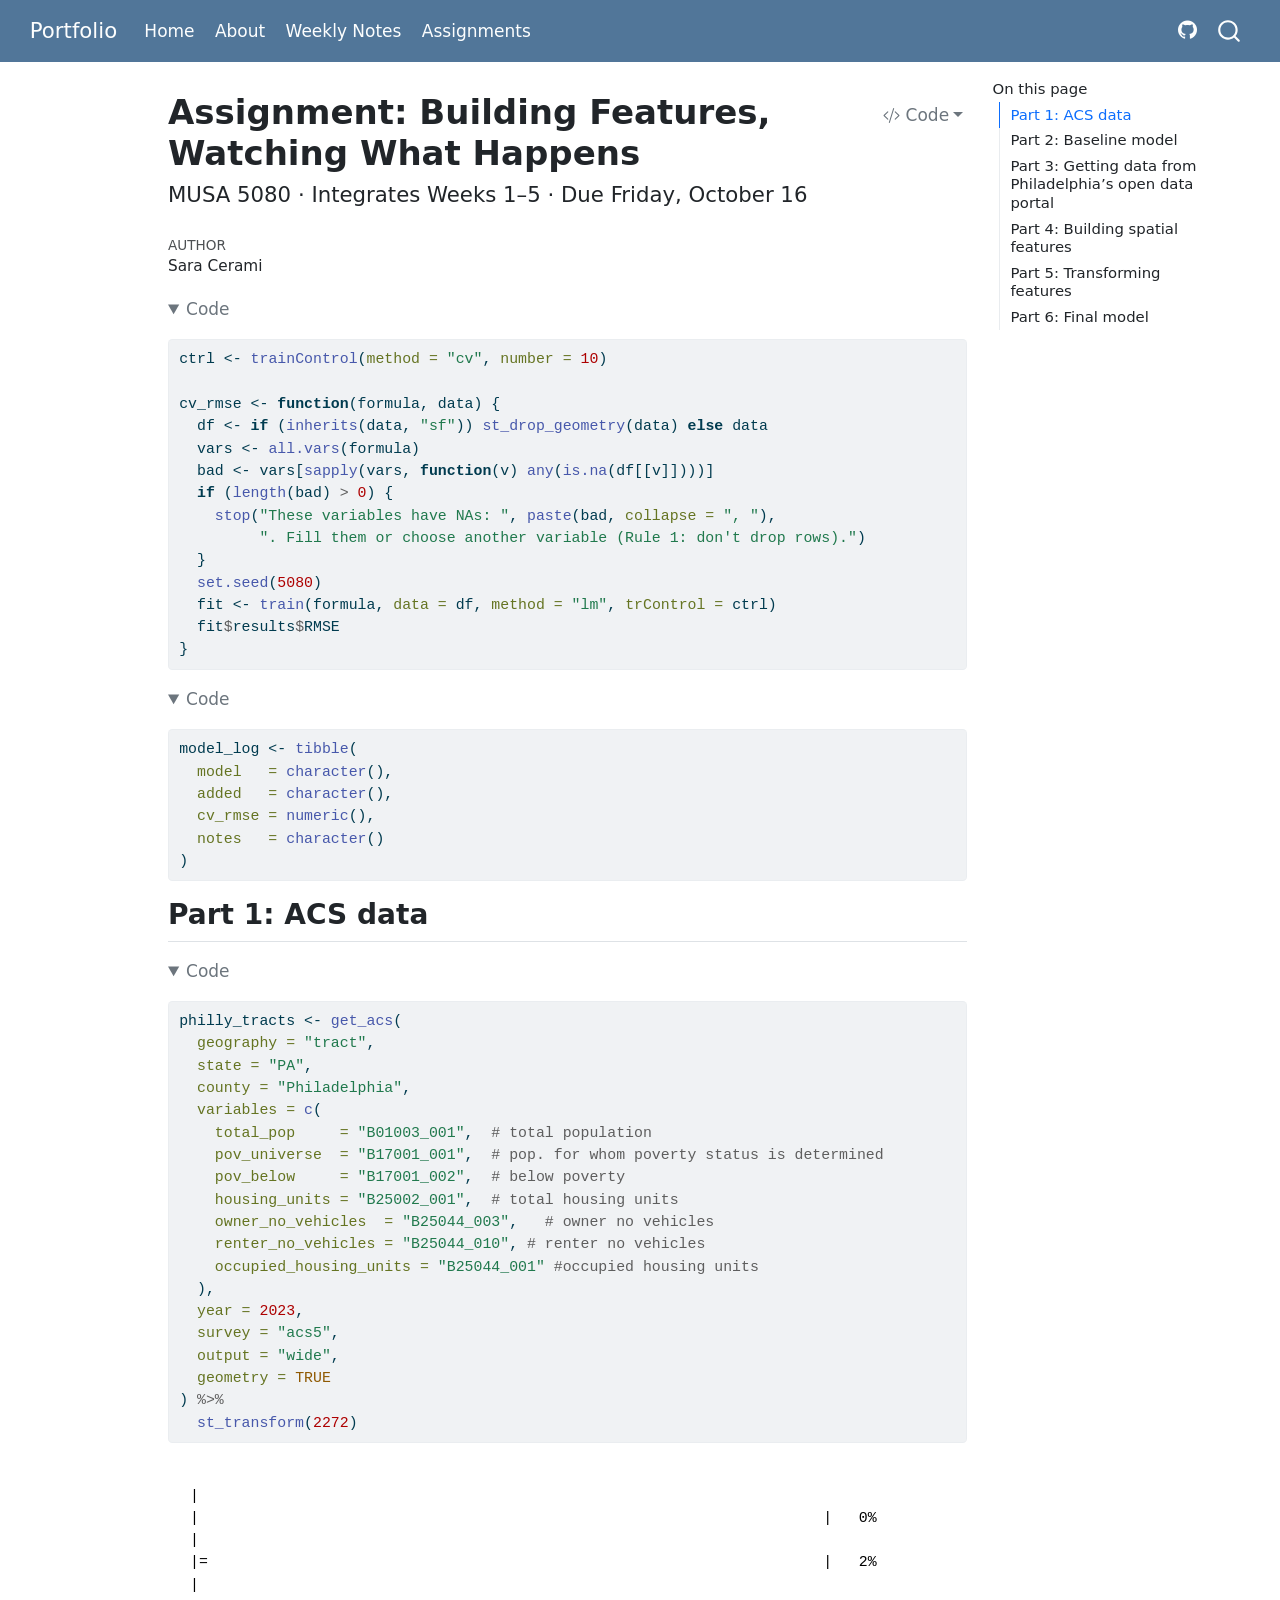
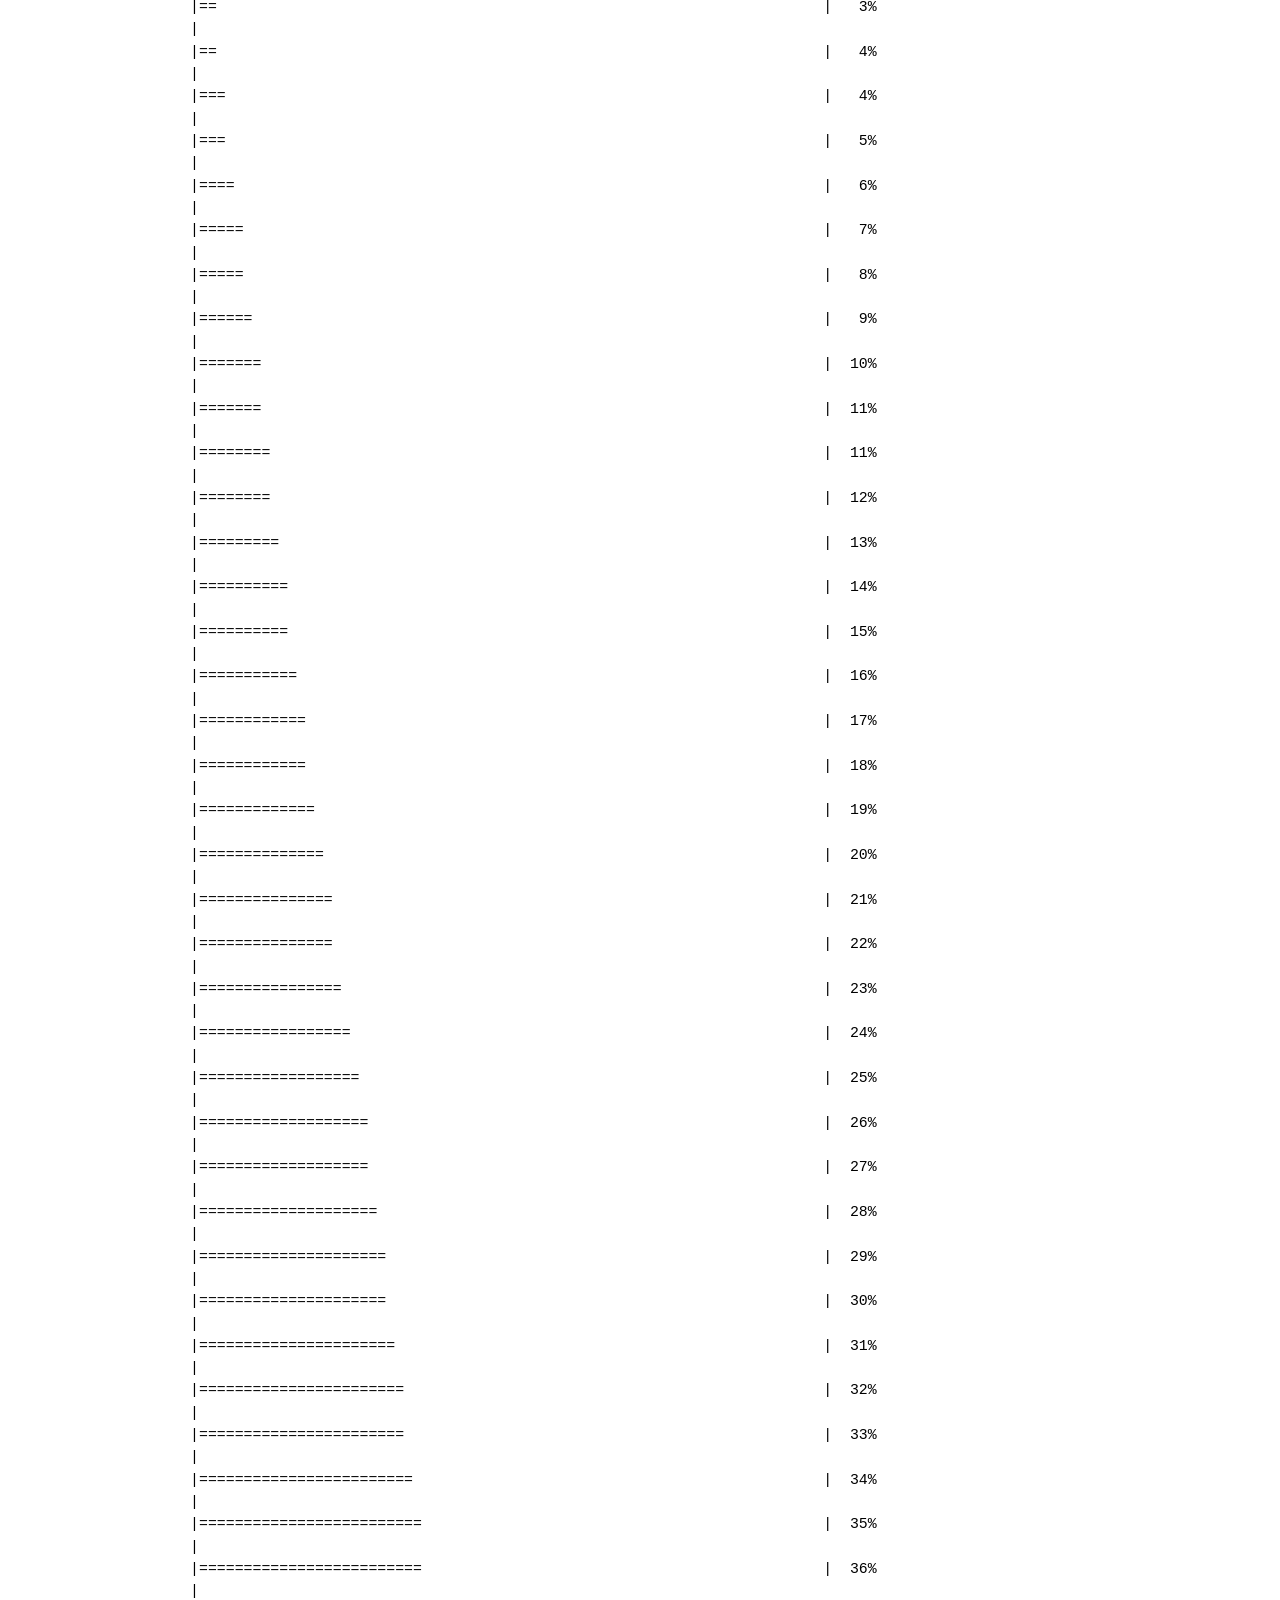
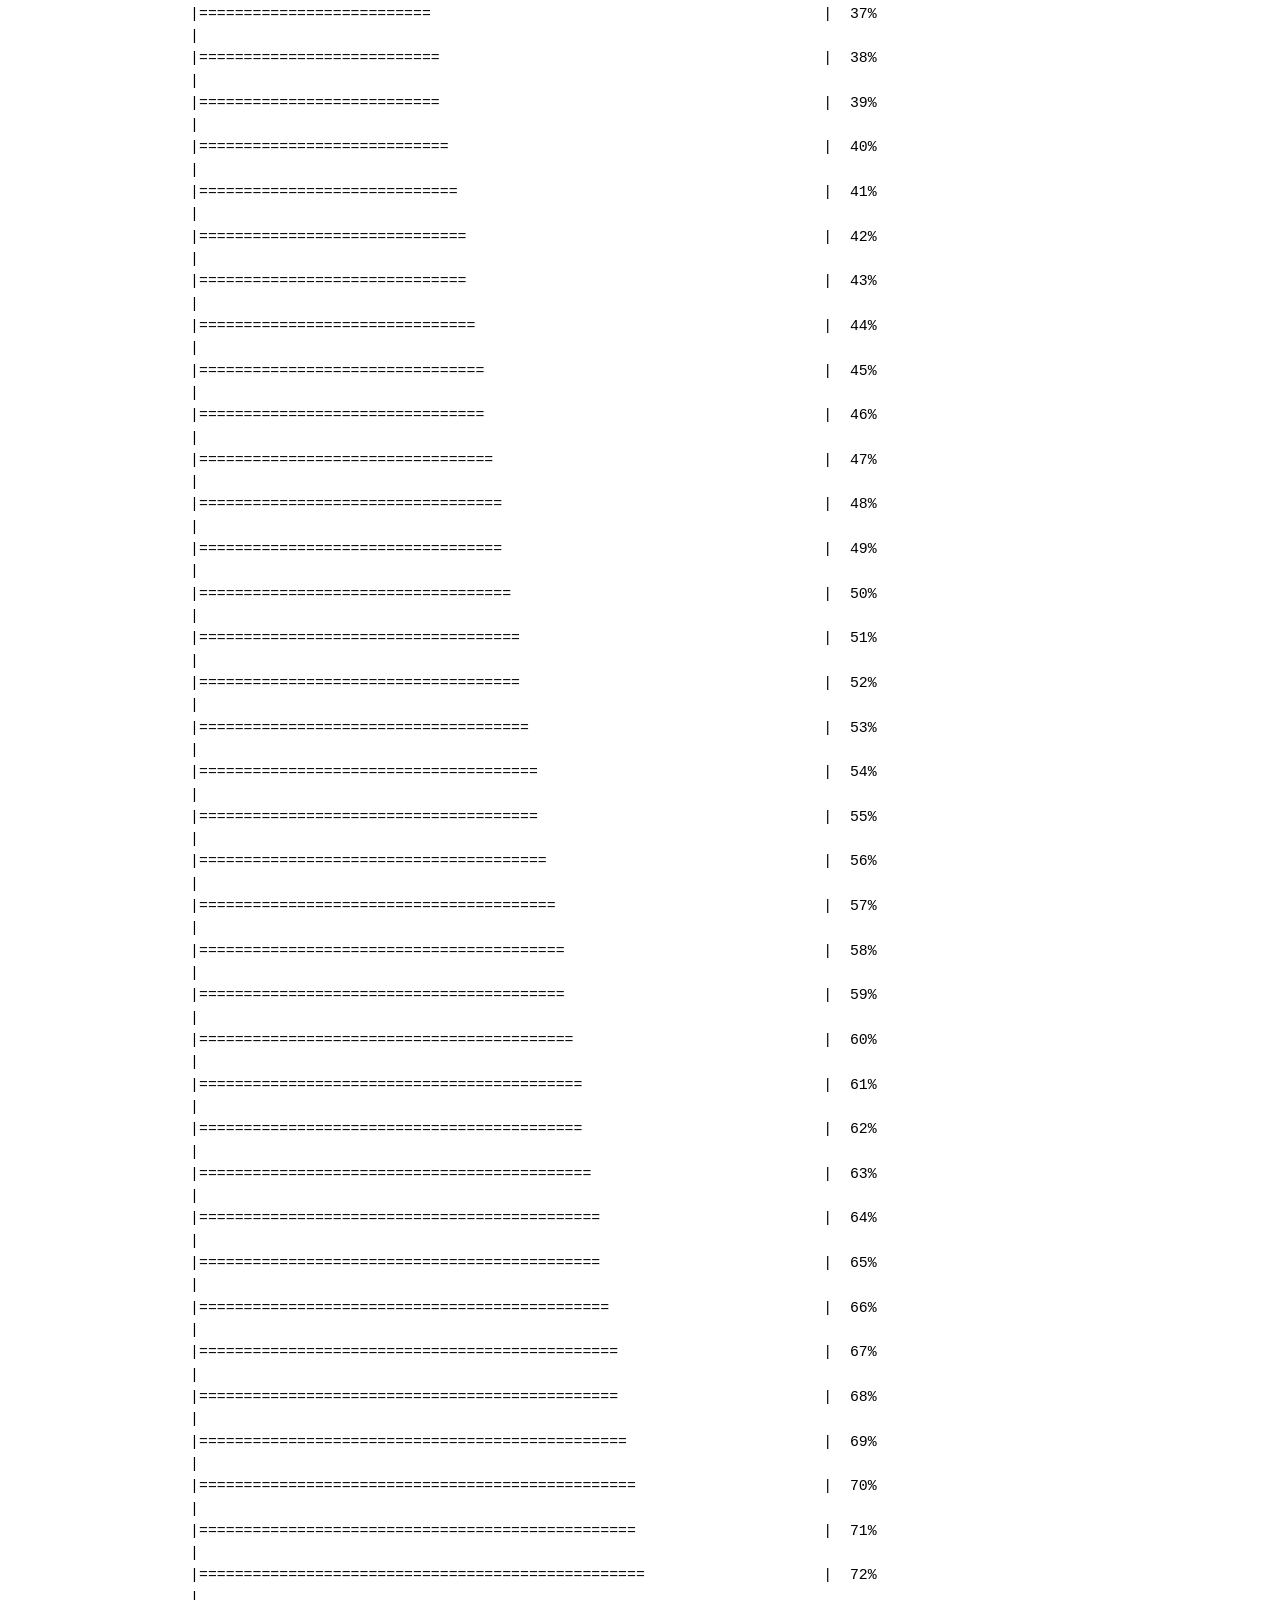
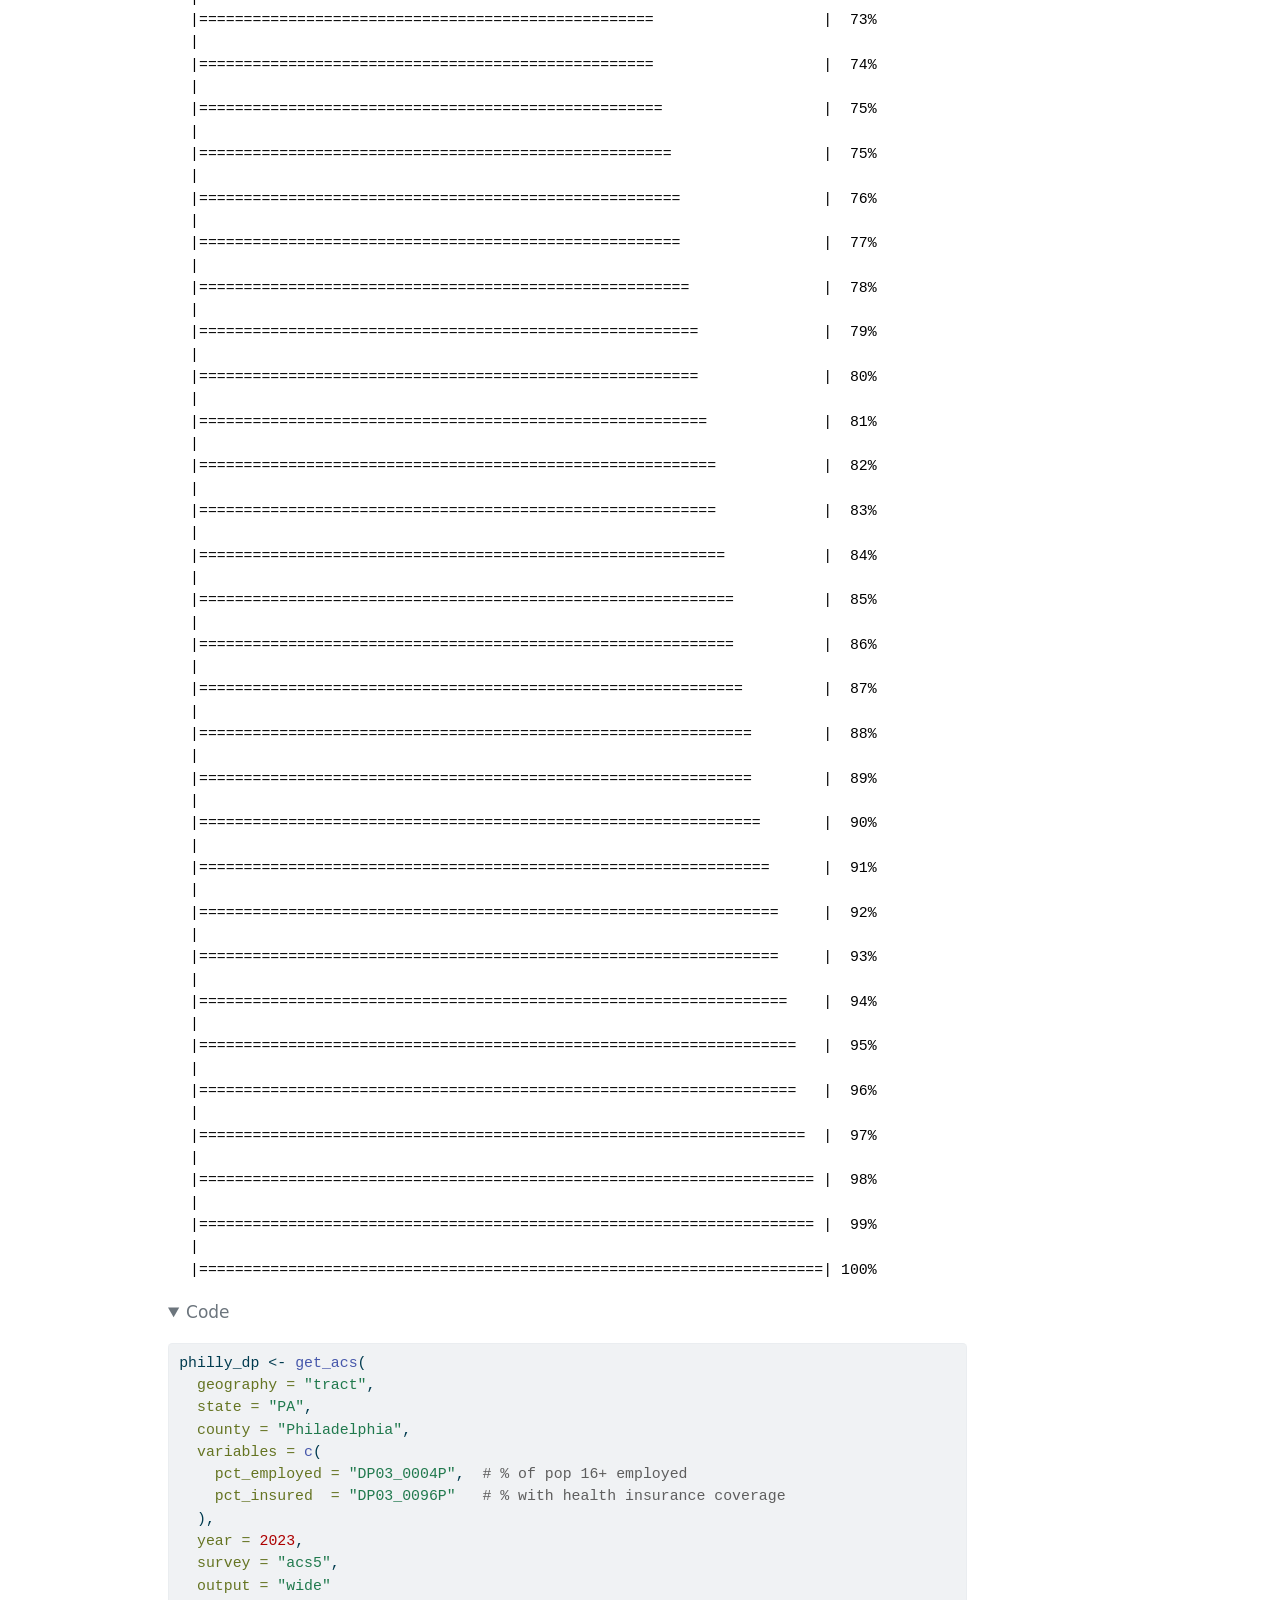
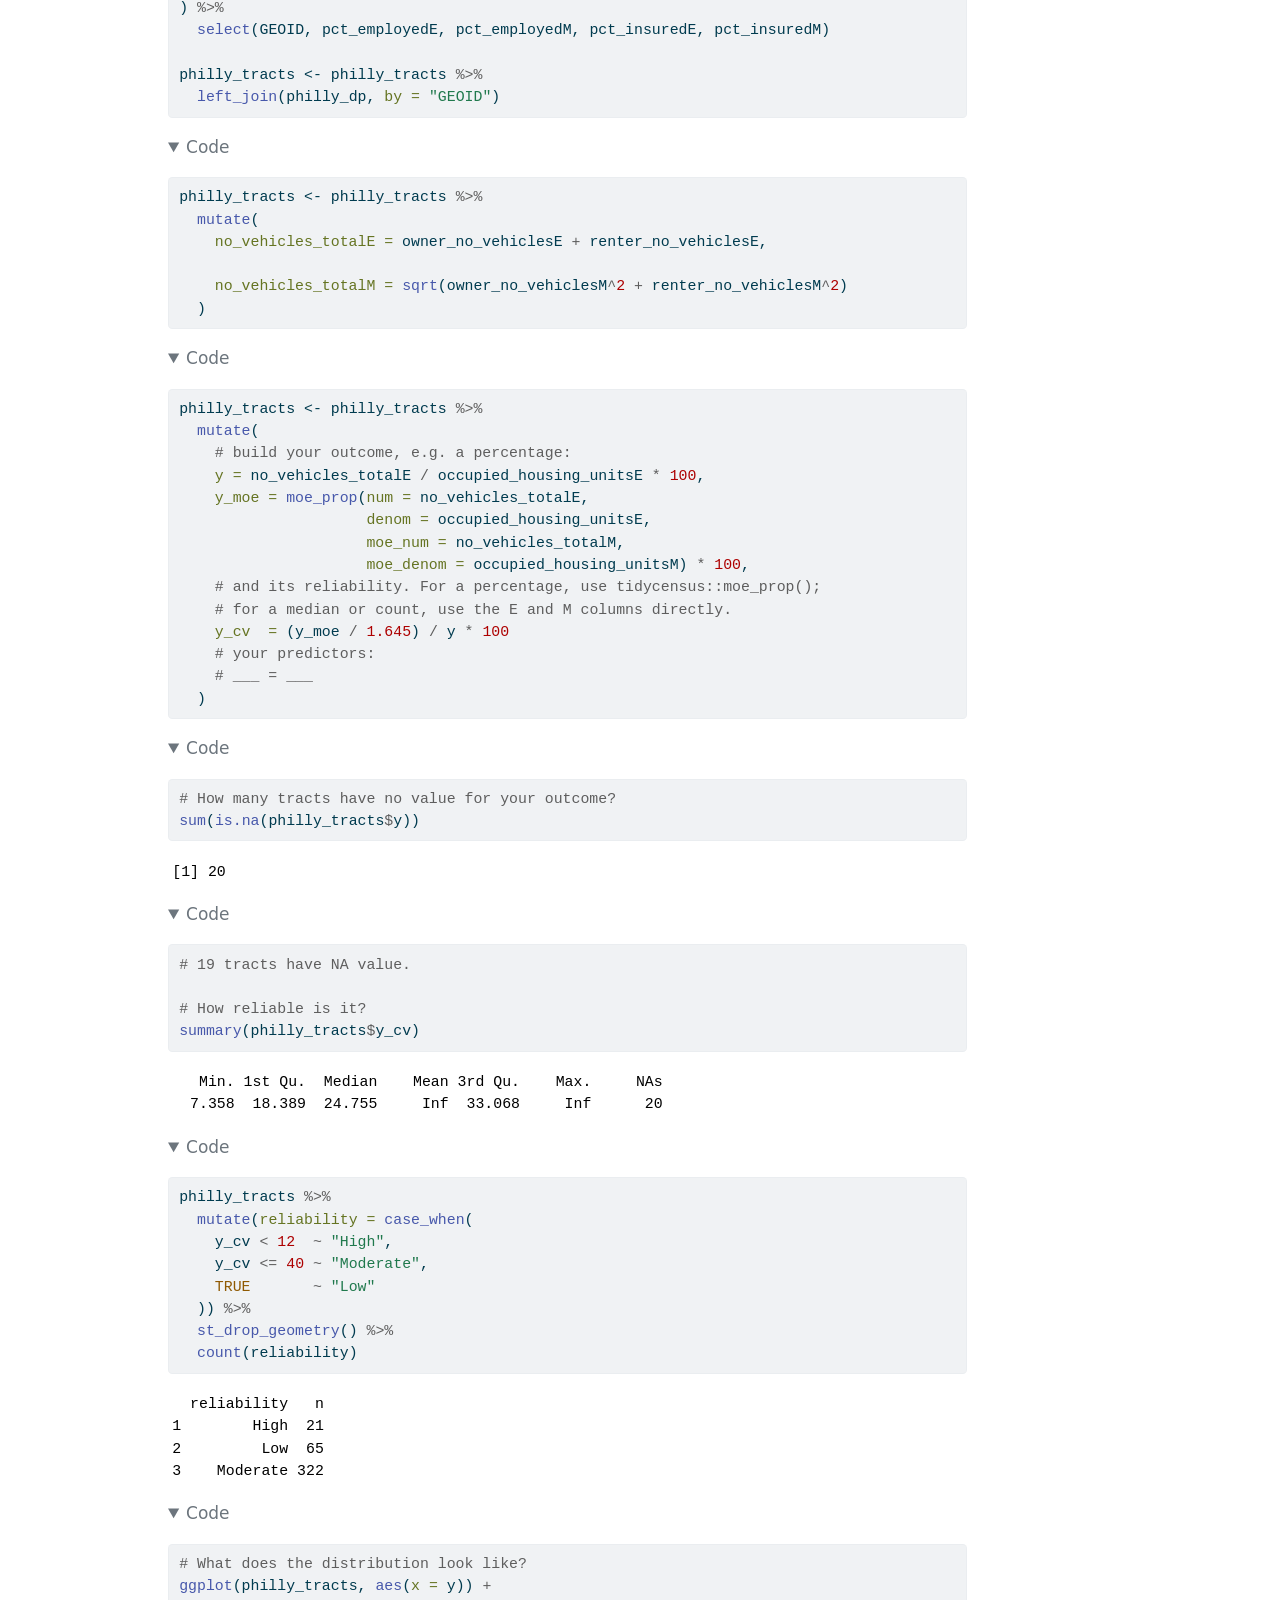
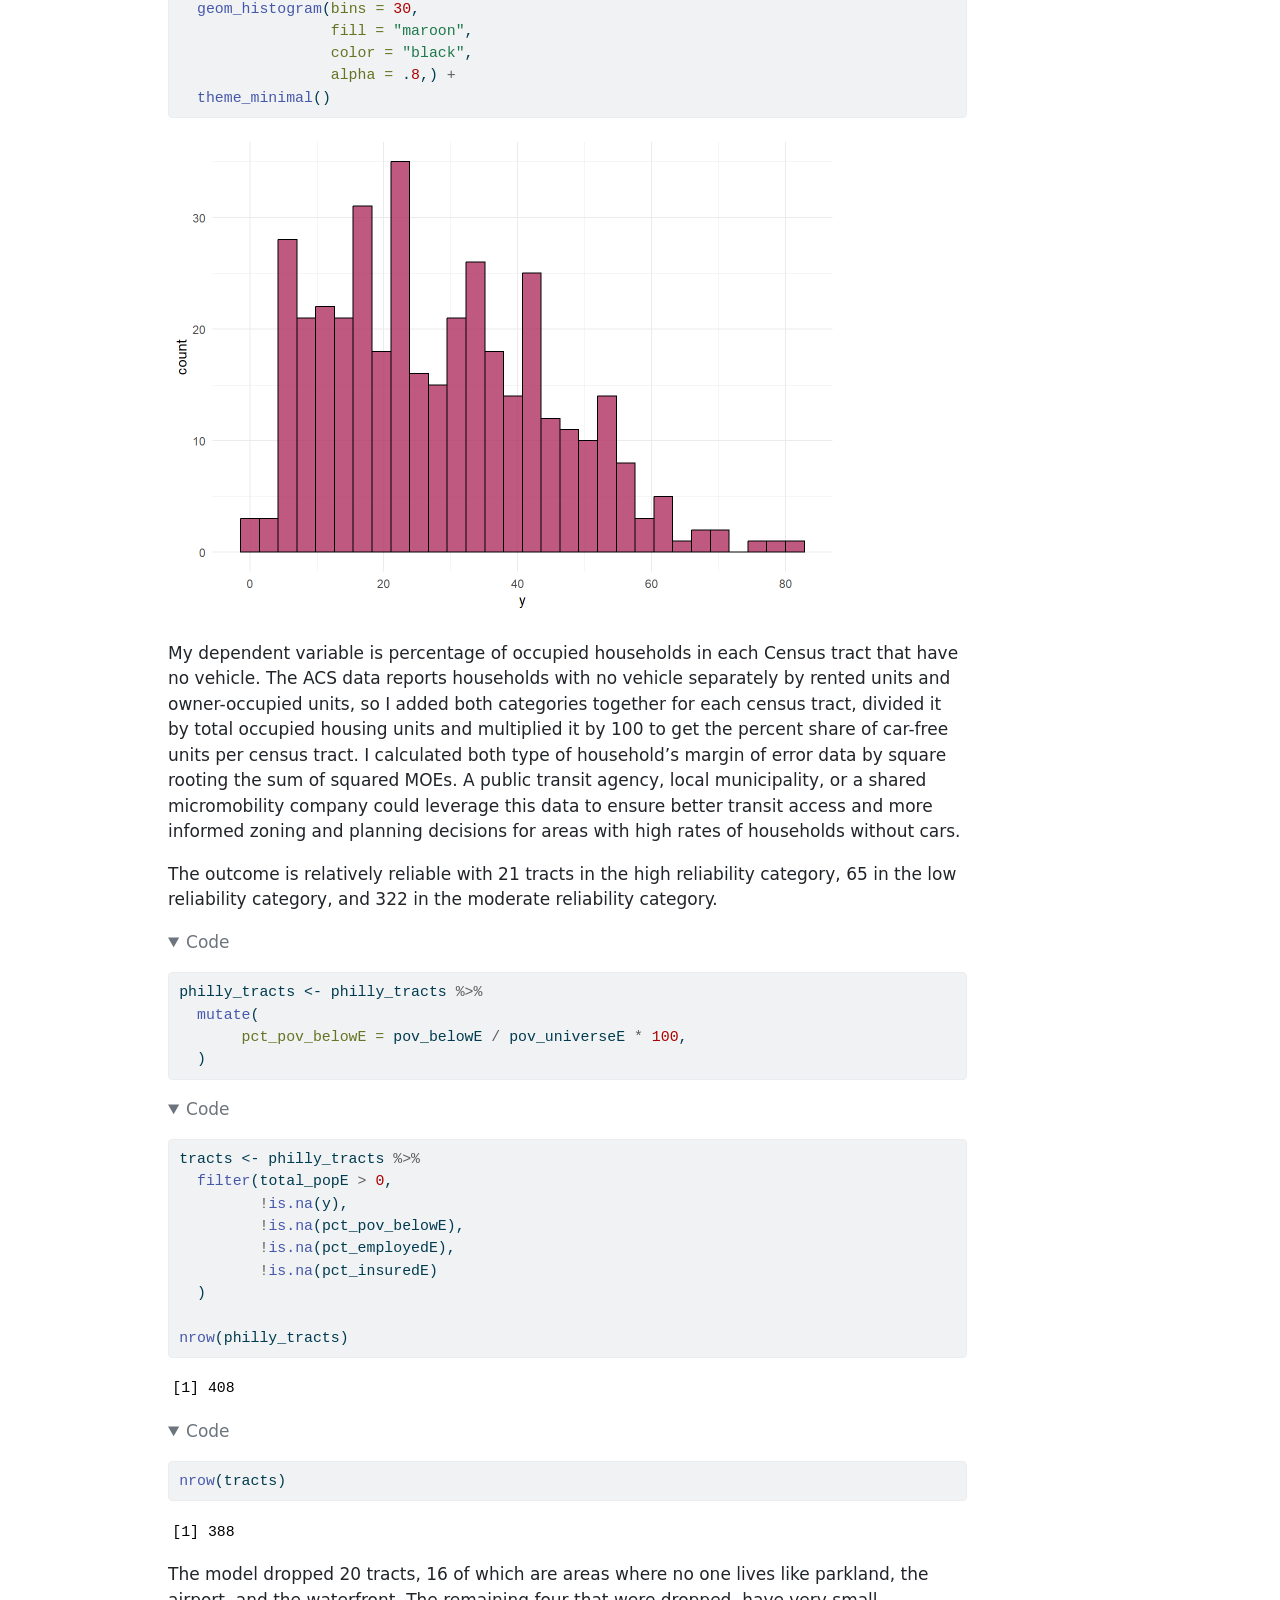
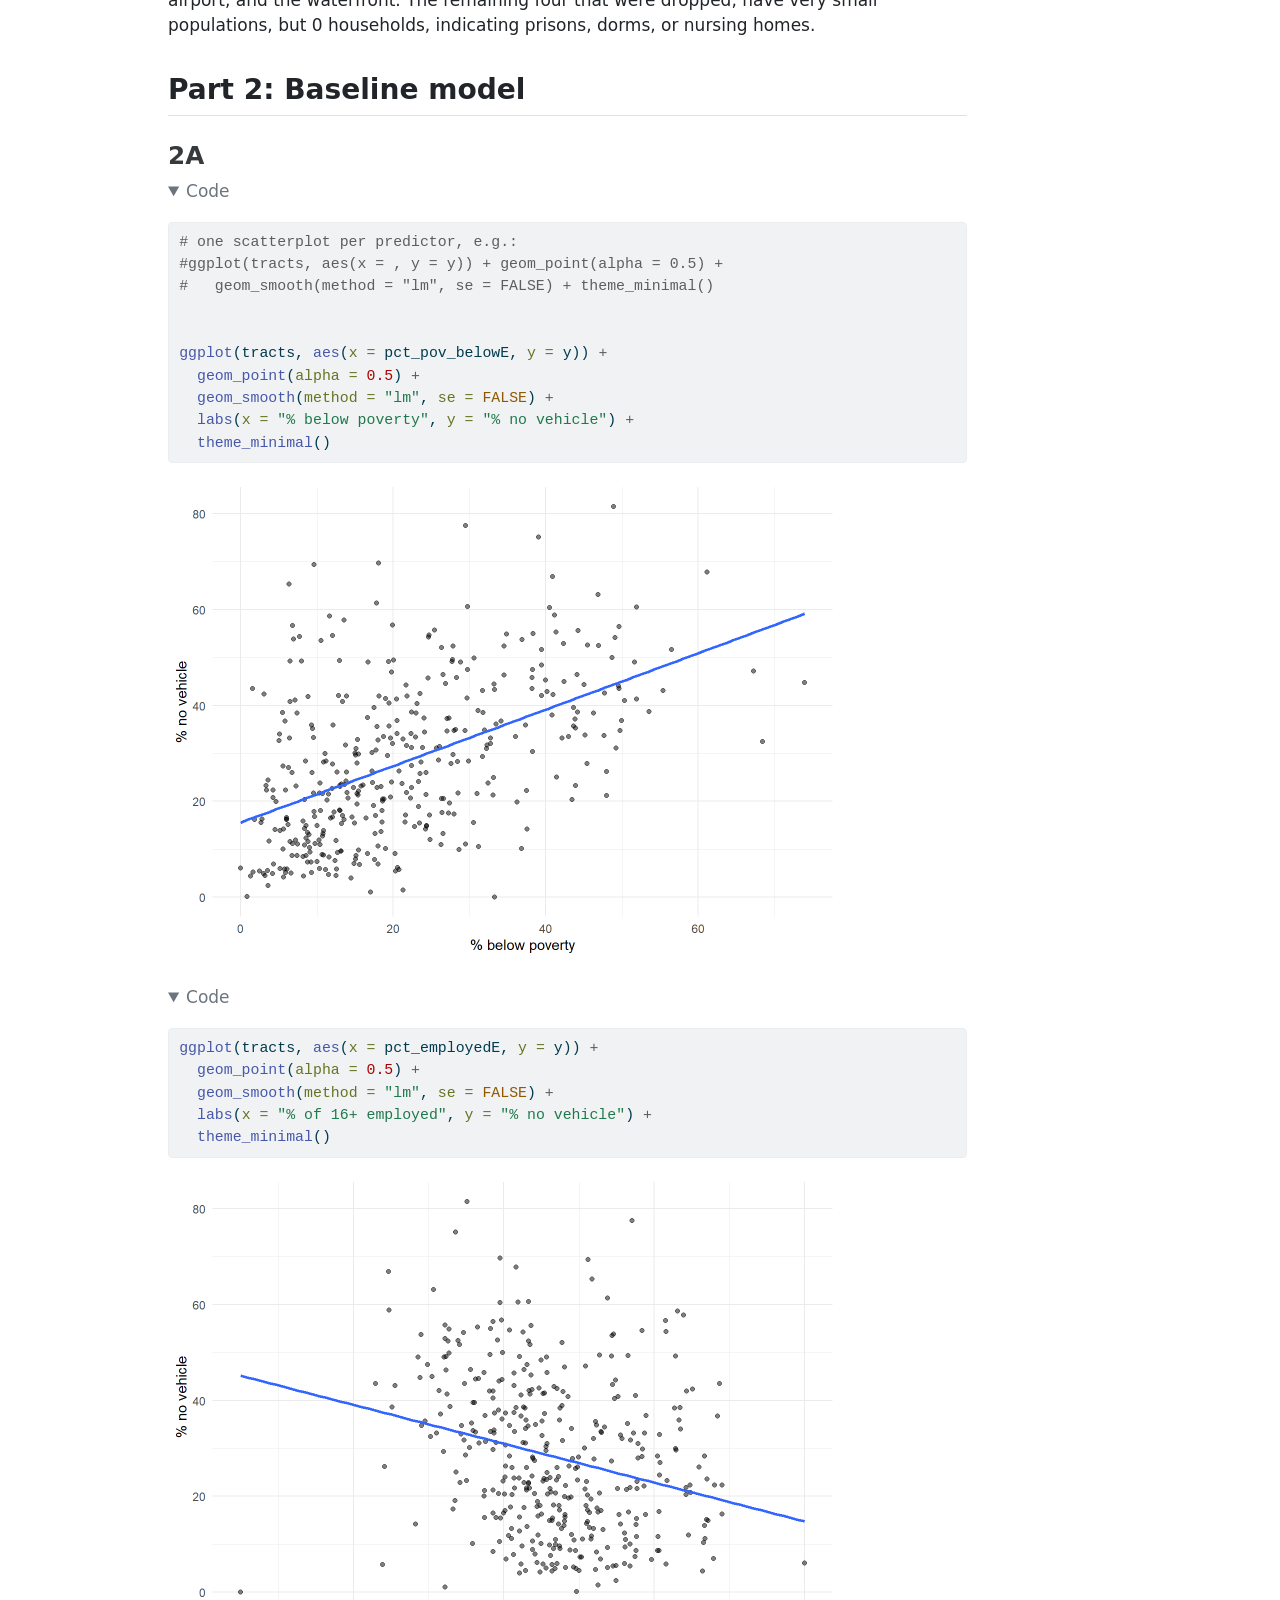
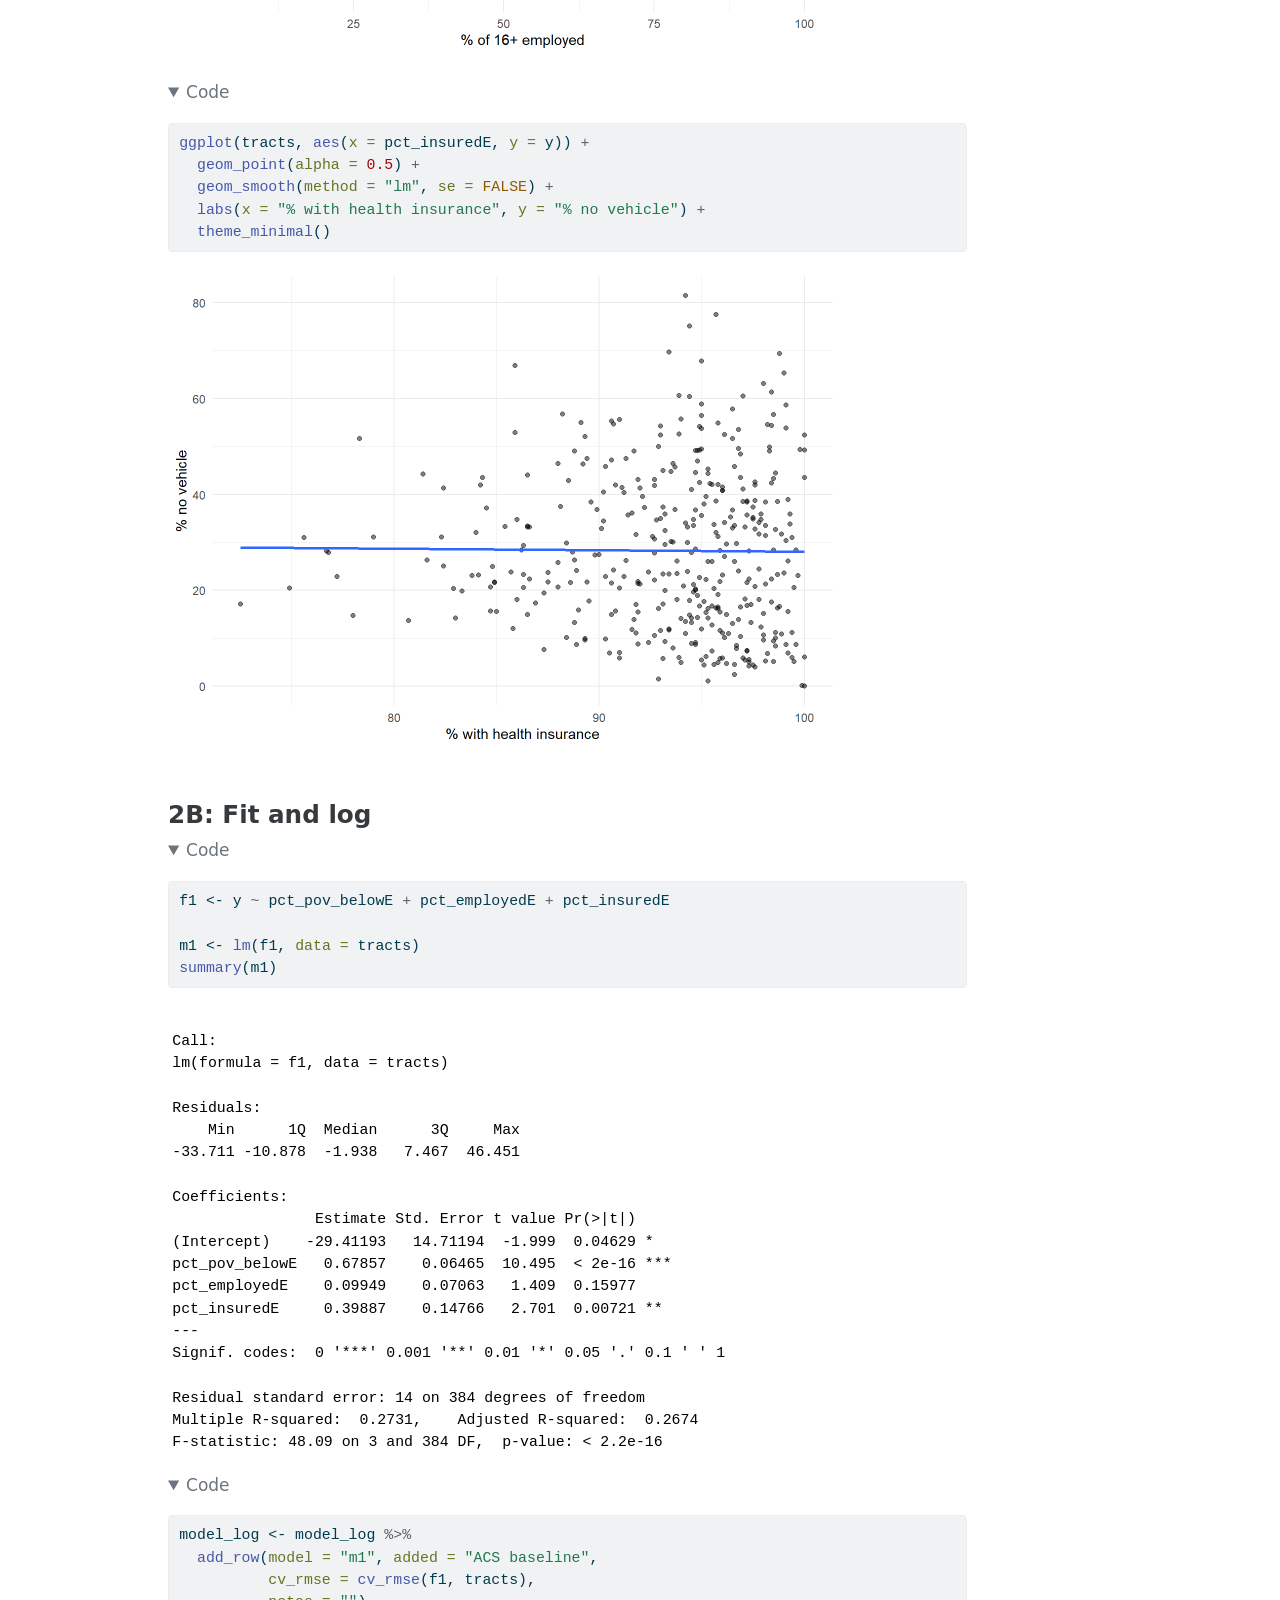
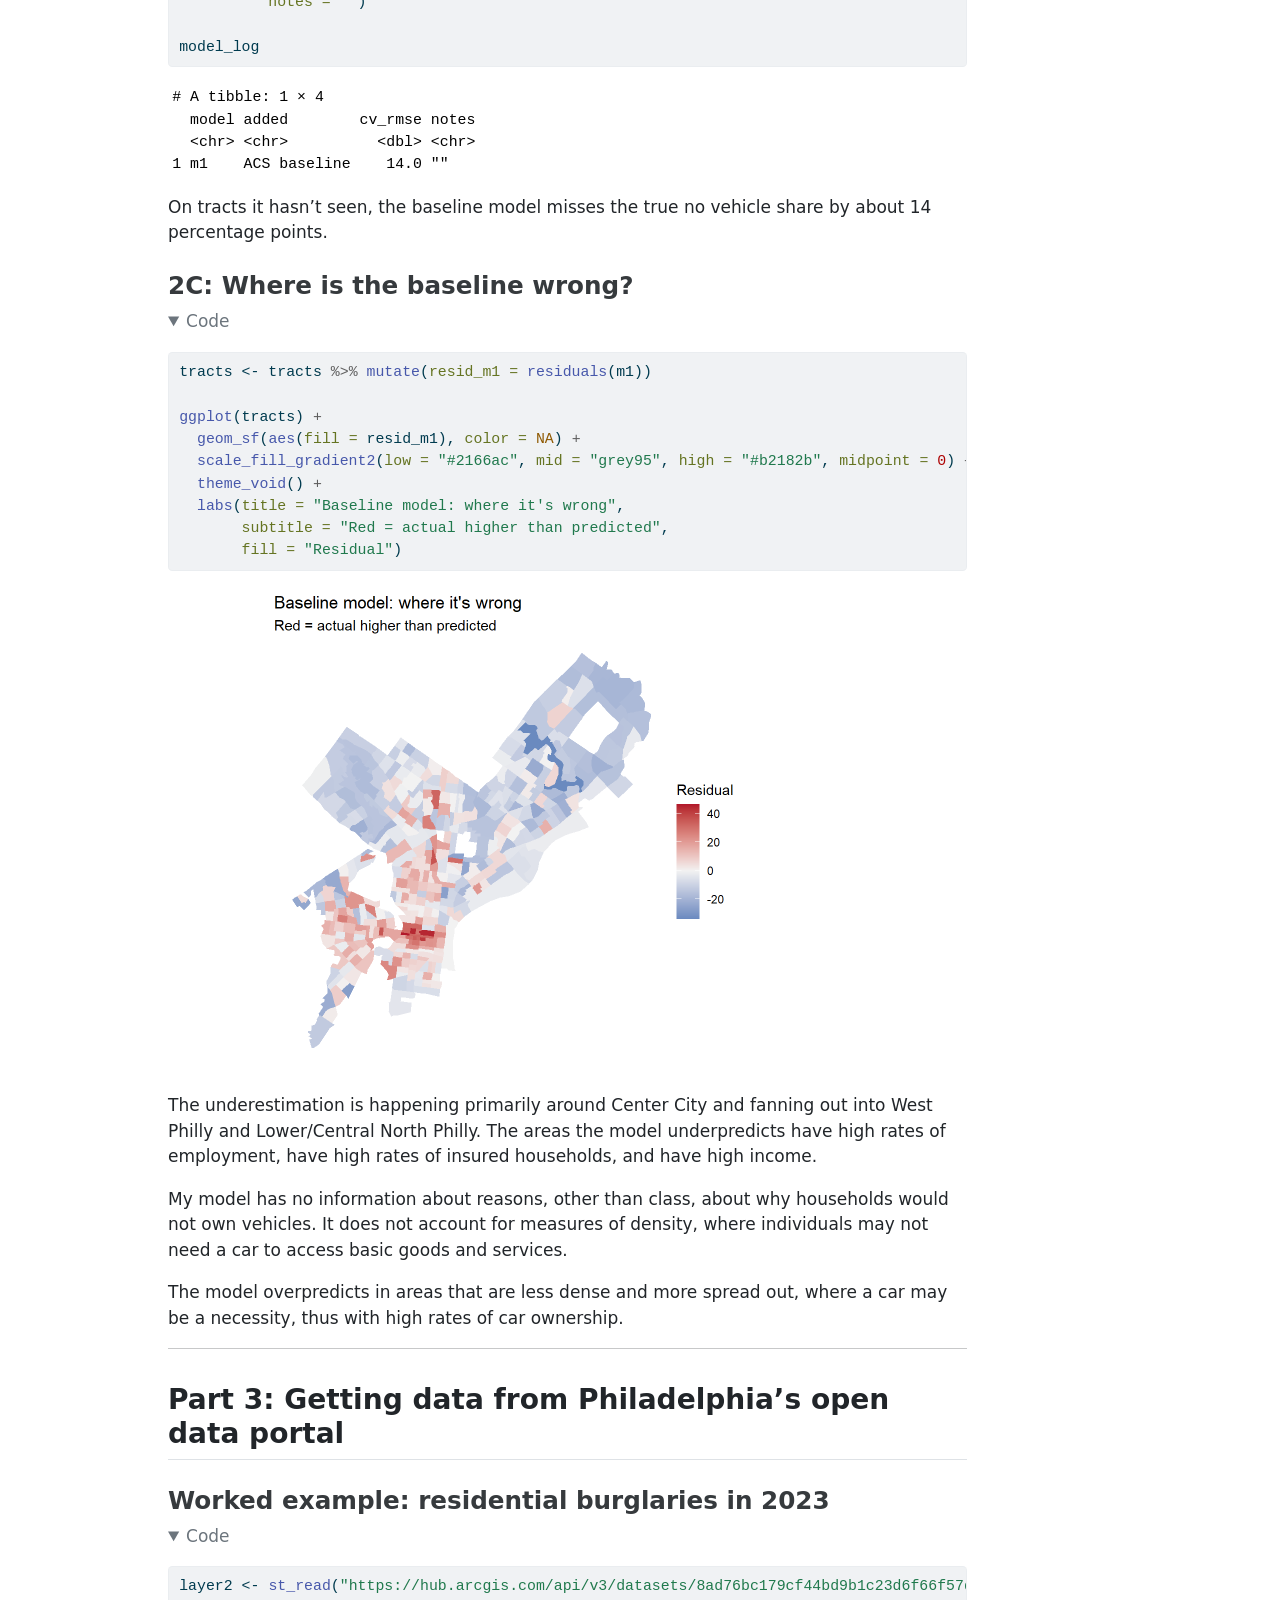
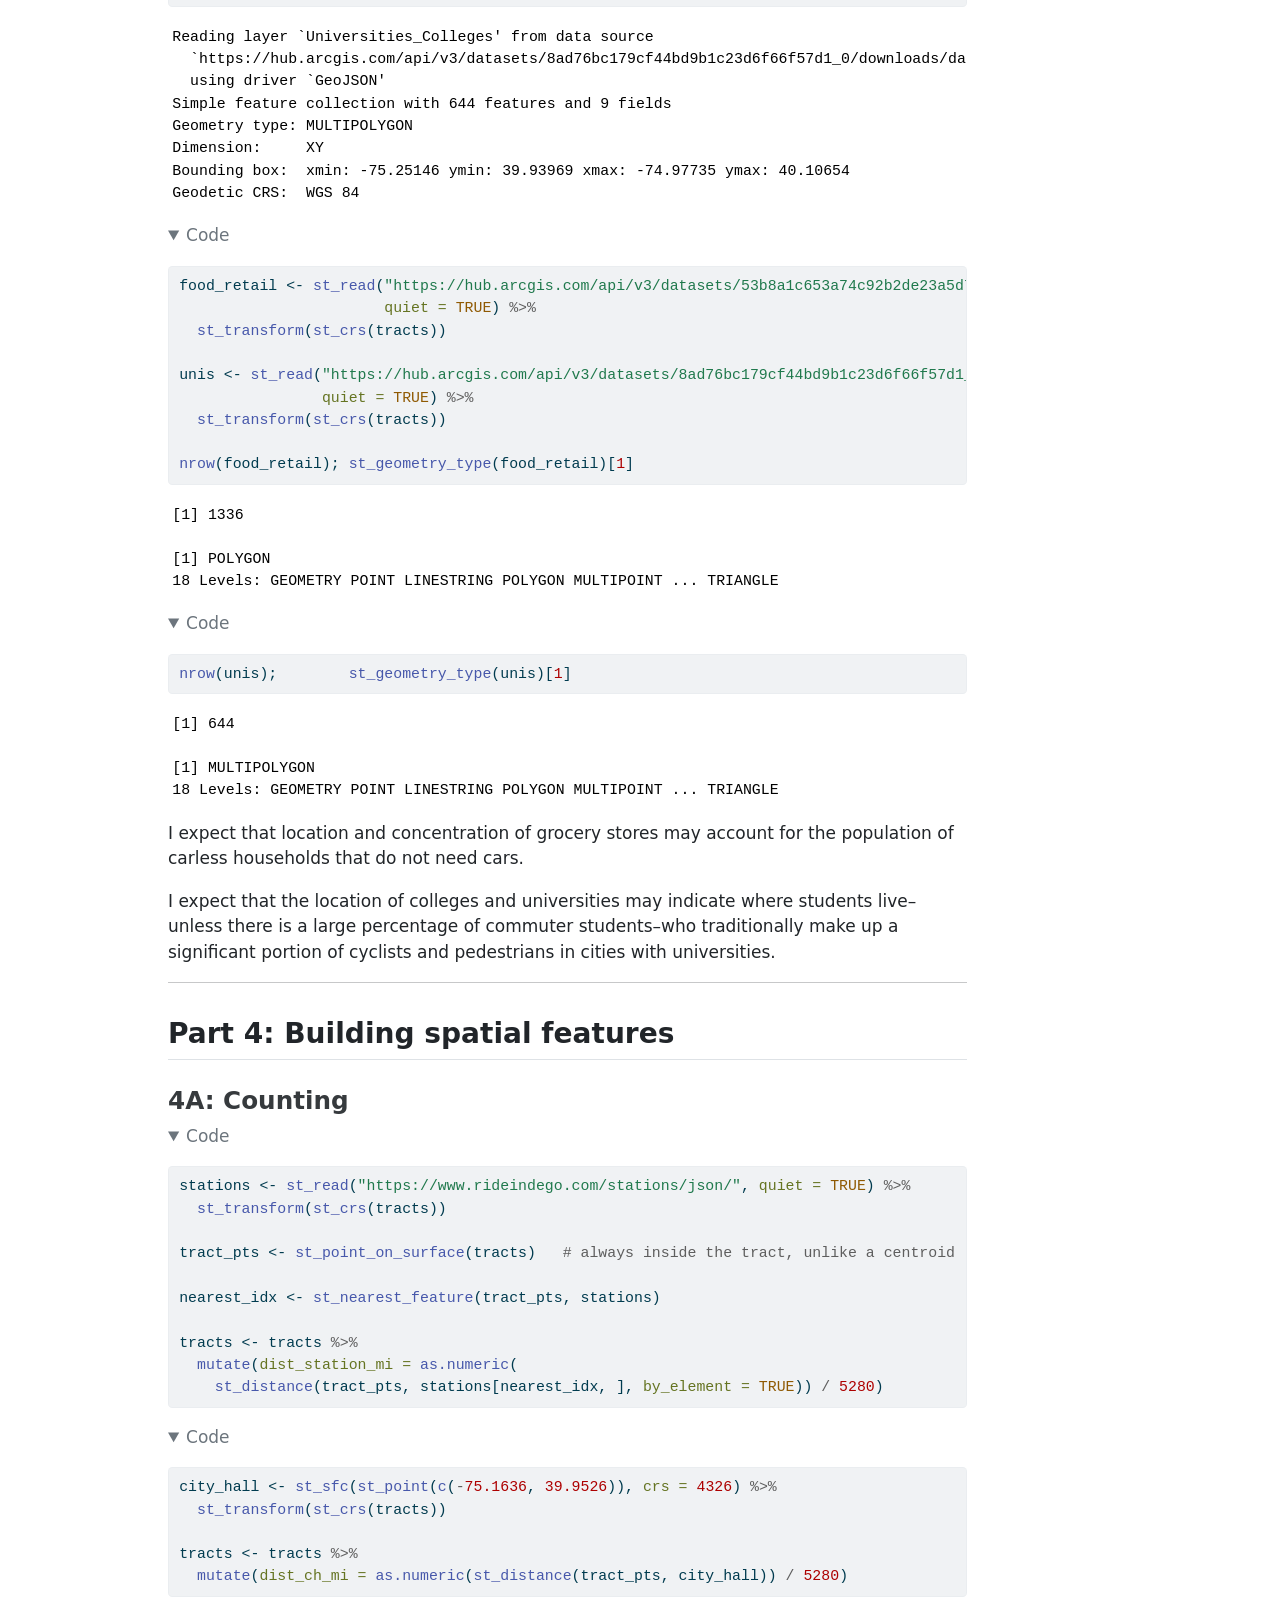
<file: docs/assignments/assignment4_forsubmission_sara.html>
<!DOCTYPE html>
<html xmlns="http://www.w3.org/1999/xhtml" lang="en" xml:lang="en"><head>

<meta charset="utf-8">
<meta name="generator" content="quarto-1.10.18">

<meta name="viewport" content="width=device-width, initial-scale=1.0, user-scalable=yes">

<meta name="author" content="Sara Cerami">

<title>Assignment: Building Features, Watching What Happens – Sara Cerami - MUSA 5080 Portfolio</title>
<style>
/* Default styles provided by pandoc.
** See https://pandoc.org/MANUAL.html#variables-for-html for config info.
*/
span.smallcaps{font-variant: small-caps;}
div.columns{display: flex; gap: 1.5em;}
div.column{flex: auto;}
@media screen {
div.columns{gap: min(4vw, 1.5em);}
div.column{overflow-x: auto;}
}
div.hanging-indent{margin-left: 1.5em; text-indent: -1.5em;}
ul.task-list{list-style: none;}
ul.task-list li input[type="checkbox"] {
  width: 0.8em;
  margin: 0 0.8em 0.2em -1em; /* quarto-specific, see https://github.com/quarto-dev/quarto-cli/issues/4556 */ 
  vertical-align: middle;
}
/* CSS for syntax highlighting */
html { -webkit-text-size-adjust: 100%; }
pre > code.sourceCode { white-space: pre; position: relative; }
pre > code.sourceCode > span { display: inline-block; line-height: 1.25; }
pre > code.sourceCode > span:empty { height: 1.2em; }
.sourceCode { overflow: visible; }
code.sourceCode > span { color: inherit; text-decoration: inherit; }
div.sourceCode { margin: 1em 0; }
pre.sourceCode { margin: 0; }
@media screen {
div.sourceCode { overflow: auto; }
}
@media print {
pre > code.sourceCode { white-space: pre-wrap; }
pre > code.sourceCode > span { text-indent: -5em; padding-left: 5em; }
}
pre.numberSource code
  { counter-reset: source-line 0; }
pre.numberSource code > span
  { position: relative; left: -4em; counter-increment: source-line; }
pre.numberSource code > span > a:first-child::before
  { content: counter(source-line);
    position: relative; left: -1em; text-align: right; vertical-align: baseline;
    border: none; display: inline-block;
    -webkit-touch-callout: none; -webkit-user-select: none;
    -khtml-user-select: none; -moz-user-select: none;
    -ms-user-select: none; user-select: none;
    padding: 0 4px; width: 4em;
  }
pre.numberSource { margin-left: 3em;  padding-left: 4px; }
div.sourceCode
  {   }
@media screen {
pre > code.sourceCode > span > a:first-child::before { text-decoration: underline; }
}
</style>


<script src="../site_libs/quarto-nav/quarto-nav.js"></script>
<script src="../site_libs/quarto-nav/headroom.min.js"></script>
<script src="../site_libs/clipboard/clipboard.min.js"></script>
<script src="../site_libs/quarto-search/autocomplete.umd.js"></script>
<script src="../site_libs/quarto-search/fuse.min.js"></script>
<script src="../site_libs/quarto-search/quarto-search.js"></script>
<meta name="quarto:offset" content="../">
<script src="../site_libs/quarto-html/quarto.js" type="module"></script>
<script src="../site_libs/quarto-html/tabsets/tabsets.js" type="module"></script>
<script src="../site_libs/quarto-html/popper.min.js"></script>
<script src="../site_libs/quarto-html/tippy.umd.min.js"></script>
<script src="../site_libs/quarto-html/anchor.min.js"></script>
<link href="../site_libs/quarto-html/tippy.css" rel="stylesheet">
<link href="../site_libs/quarto-html/quarto-syntax-highlighting-64a204ab8560d761af7679ceaba22944.css" rel="stylesheet" id="quarto-text-highlighting-styles">
<script src="../site_libs/bootstrap/bootstrap.min.js"></script>
<link href="../site_libs/bootstrap/bootstrap-icons.css" rel="stylesheet">
<link href="../site_libs/bootstrap/bootstrap-d0cfe7a3482e0d49a74229a8f3b76718.min.css" rel="stylesheet" append-hash="true" id="quarto-bootstrap" data-mode="light">
<script id="quarto-search-options" type="application/json">{
  "location": "navbar",
  "copy-button": false,
  "collapse-after": 3,
  "panel-placement": "end",
  "type": "overlay",
  "limit": 50,
  "keyboard-shortcut": [
    "f",
    "/",
    "s"
  ],
  "show-item-context": false,
  "language": {
    "search-no-results-text": "No results",
    "search-matching-documents-text": "matching documents",
    "search-copy-link-title": "Copy link to search",
    "search-hide-matches-text": "Hide additional matches",
    "search-more-match-text": "more match in this document",
    "search-more-matches-text": "more matches in this document",
    "search-clear-button-title": "Clear",
    "search-text-placeholder": "",
    "search-detached-cancel-button-title": "Cancel",
    "search-submit-button-title": "Submit",
    "search-label": "Search"
  }
}</script>


</head>

<body class="nav-fixed quarto-light">

<div id="quarto-search-results"></div>
  <header id="quarto-header" class="headroom fixed-top">
    <nav class="navbar navbar-expand-lg " data-bs-theme="dark">
      <div class="navbar-container container-fluid">
      <div class="navbar-brand-container mx-auto">
    <a class="navbar-brand" href="../index.html">
    <span class="navbar-title">Portfolio</span>
    </a>
  </div>
            <div id="quarto-search" class="" title="Search"></div>
          <button class="navbar-toggler" type="button" data-bs-toggle="collapse" data-bs-target="#navbarCollapse" aria-controls="navbarCollapse" role="menu" aria-expanded="false" aria-label="Toggle navigation" onclick="if (window.quartoToggleHeadroom) { window.quartoToggleHeadroom(); }">
  <span class="navbar-toggler-icon"></span>
</button>
          <div class="collapse navbar-collapse" id="navbarCollapse">
            <ul class="navbar-nav navbar-nav-scroll me-auto">
  <li class="nav-item">
    <a class="nav-link" href="../index.html"> 
<span class="menu-text">Home</span></a>
  </li>  
  <li class="nav-item">
    <a class="nav-link" href="../about.html"> 
<span class="menu-text">About</span></a>
  </li>  
  <li class="nav-item">
    <a class="nav-link" href="../weekly-notes/index.html"> 
<span class="menu-text">Weekly Notes</span></a>
  </li>  
  <li class="nav-item">
    <a class="nav-link" href="../assignments/index.html"> 
<span class="menu-text">Assignments</span></a>
  </li>  
</ul>
            <ul class="navbar-nav navbar-nav-scroll ms-auto">
  <li class="nav-item compact">
    <a class="nav-link" href="https://github.com/saracerami/MUSA-5080-portfolio"> <i class="bi bi-github" role="img">
</i> 
<span class="menu-text"></span></a>
  </li>  
</ul>
          </div> <!-- /navcollapse -->
            <div class="quarto-navbar-tools">
</div>
      </div> <!-- /container-fluid -->
    </nav>
</header>
<!-- content -->
<div id="quarto-content" class="quarto-container page-columns page-rows-contents page-layout-article page-navbar">
<!-- sidebar -->
<!-- margin-sidebar -->
    <div id="quarto-margin-sidebar" class="sidebar margin-sidebar">
        <nav id="TOC" role="doc-toc" class="toc-active">
    <h2 id="toc-title">On this page</h2>
   
  <ul>
  <li><a href="#part-1-acs-data" id="toc-part-1-acs-data" class="nav-link active" data-scroll-target="#part-1-acs-data">Part 1: ACS data</a></li>
  <li><a href="#part-2-baseline-model" id="toc-part-2-baseline-model" class="nav-link" data-scroll-target="#part-2-baseline-model">Part 2: Baseline model</a>
  <ul class="collapse">
  <li><a href="#a" id="toc-a" class="nav-link" data-scroll-target="#a">2A</a></li>
  <li><a href="#b-fit-and-log" id="toc-b-fit-and-log" class="nav-link" data-scroll-target="#b-fit-and-log">2B: Fit and log</a></li>
  <li><a href="#c-where-is-the-baseline-wrong" id="toc-c-where-is-the-baseline-wrong" class="nav-link" data-scroll-target="#c-where-is-the-baseline-wrong">2C: Where is the baseline wrong?</a></li>
  </ul></li>
  <li><a href="#part-3-getting-data-from-philadelphias-open-data-portal" id="toc-part-3-getting-data-from-philadelphias-open-data-portal" class="nav-link" data-scroll-target="#part-3-getting-data-from-philadelphias-open-data-portal">Part 3: Getting data from Philadelphia’s open data portal</a>
  <ul class="collapse">
  <li><a href="#worked-example-residential-burglaries-in-2023" id="toc-worked-example-residential-burglaries-in-2023" class="nav-link" data-scroll-target="#worked-example-residential-burglaries-in-2023">Worked example: residential burglaries in 2023</a></li>
  </ul></li>
  <li><a href="#part-4-building-spatial-features" id="toc-part-4-building-spatial-features" class="nav-link" data-scroll-target="#part-4-building-spatial-features">Part 4: Building spatial features</a>
  <ul class="collapse">
  <li><a href="#a-counting" id="toc-a-counting" class="nav-link" data-scroll-target="#a-counting">4A: Counting</a></li>
  </ul></li>
  <li><a href="#part-5-transforming-features" id="toc-part-5-transforming-features" class="nav-link" data-scroll-target="#part-5-transforming-features">Part 5: Transforming features</a></li>
  <li><a href="#part-6-final-model" id="toc-part-6-final-model" class="nav-link" data-scroll-target="#part-6-final-model">Part 6: Final model</a></li>
  </ul>
</nav>
    </div>
<!-- main -->
<main class="content" id="quarto-document-content">

<header id="title-block-header" class="quarto-title-block default">
<div class="quarto-title">
<div class="quarto-title-block"><div><h1 class="title">Assignment: Building Features, Watching What Happens</h1><button type="button" class="btn code-tools-button dropdown-toggle" id="quarto-code-tools-menu" data-bs-toggle="dropdown" aria-expanded="false"><i class="bi"></i> Code</button><ul class="dropdown-menu dropdown-menu-end" aria-labelelledby="quarto-code-tools-menu"><li><a id="quarto-show-all-code" class="dropdown-item" href="javascript:void(0)" role="button">Show All Code</a></li><li><a id="quarto-hide-all-code" class="dropdown-item" href="javascript:void(0)" role="button">Hide All Code</a></li><li><hr class="dropdown-divider"></li><li><a id="quarto-view-source" class="dropdown-item" href="javascript:void(0)" role="button">View Source</a></li></ul></div></div>
<p class="subtitle lead">MUSA 5080 · Integrates Weeks 1–5 · Due Friday, October 16</p>
</div>



<div class="quarto-title-meta">

    <div>
    <div class="quarto-title-meta-heading">Author</div>
    <div class="quarto-title-meta-contents">
             <p>Sara Cerami </p>
          </div>
  </div>
    
  
    
  </div>
  


</header>


<!-- ## What this assignment is (and isn't)

This is **not a competition.** There's no leaderboard and no target RMSE. The goal is to practice the full prediction workflow on a question you choose, and to **find out what actually helps.** Some features you're sure will help won't, and some you add on a whim will. Both are findings.

You'll:

1. Choose a tract-level outcome for Philadelphia and check whether it's reliable enough to model (Weeks 2–3).
2. Fit a baseline model and cross-validate it (Week 5).
3. Pull data from Philadelphia's open data portal through its API and build spatial features: counts, densities, and distances (Week 4, plus one new tool).
4. Transform variables with logs, squared terms, and categories. **Watch the October 9 recorded lecture before Part 5.**
5. Keep a **model log** the whole way through, and compare where your first and final models go wrong.

**Timing.** Parts 1–4 use only what we've covered through Week 5. You can finish them before the October 9 lecture. Part 5 is new material; the lecture explains it, and the instructions below give you the essentials.

**Type the code yourself.** The worked examples show the pattern. Your job is to apply it to your outcome and your data choices.

### Three rules that apply everywhere

::: {.callout-important}
## 1. Don't drop rows
Every model is cross-validated on the same tracts with the same folds, so the rows in your model log are comparable. If a new variable has missing values, fill them (for example, 0 for a count, or the median with a note) or choose a different variable. The `cv_rmse()` helper below will stop and tell you if you break this rule.

## 2. Stay inside the time window
Your outcome comes from the 2019–2023 ACS. Pull open data from **2023 or earlier** (2021–2023 is ideal). Using 2025 data to predict a 2023 outcome uses information from the future, which a real prediction model would never have.

## 3. No leakage
Don't use any variable that's built from your outcome or measures the same thing another way. Ask yourself: *would an agency trying to predict this outcome for a tract have this variable?* If the answer is "only because it's basically the outcome," leave it out.
:::

---


## Part 0: 
-->
<!--
### The cross-validation helper

This function runs 10-fold cross-validation with the same seed every time, so every model in your log is tested on the same folds. **You don't need to change it.** Read it once so you know what it does.
-->
<div class="cell">
<details open="" class="code-fold">
<summary>Code</summary>
<div class="code-copy-outer-scaffold"><div class="sourceCode cell-code" id="cb1"><pre class="sourceCode r code-with-copy"><code class="sourceCode r"><span id="cb1-1"><a href="#cb1-1" aria-hidden="true" tabindex="-1"></a>ctrl <span class="ot">&lt;-</span> <span class="fu">trainControl</span>(<span class="at">method =</span> <span class="st">"cv"</span>, <span class="at">number =</span> <span class="dv">10</span>)</span>
<span id="cb1-2"><a href="#cb1-2" aria-hidden="true" tabindex="-1"></a></span>
<span id="cb1-3"><a href="#cb1-3" aria-hidden="true" tabindex="-1"></a>cv_rmse <span class="ot">&lt;-</span> <span class="cf">function</span>(formula, data) {</span>
<span id="cb1-4"><a href="#cb1-4" aria-hidden="true" tabindex="-1"></a>  df <span class="ot">&lt;-</span> <span class="cf">if</span> (<span class="fu">inherits</span>(data, <span class="st">"sf"</span>)) <span class="fu">st_drop_geometry</span>(data) <span class="cf">else</span> data</span>
<span id="cb1-5"><a href="#cb1-5" aria-hidden="true" tabindex="-1"></a>  vars <span class="ot">&lt;-</span> <span class="fu">all.vars</span>(formula)</span>
<span id="cb1-6"><a href="#cb1-6" aria-hidden="true" tabindex="-1"></a>  bad <span class="ot">&lt;-</span> vars[<span class="fu">sapply</span>(vars, <span class="cf">function</span>(v) <span class="fu">any</span>(<span class="fu">is.na</span>(df[[v]])))]</span>
<span id="cb1-7"><a href="#cb1-7" aria-hidden="true" tabindex="-1"></a>  <span class="cf">if</span> (<span class="fu">length</span>(bad) <span class="sc">&gt;</span> <span class="dv">0</span>) {</span>
<span id="cb1-8"><a href="#cb1-8" aria-hidden="true" tabindex="-1"></a>    <span class="fu">stop</span>(<span class="st">"These variables have NAs: "</span>, <span class="fu">paste</span>(bad, <span class="at">collapse =</span> <span class="st">", "</span>),</span>
<span id="cb1-9"><a href="#cb1-9" aria-hidden="true" tabindex="-1"></a>         <span class="st">". Fill them or choose another variable (Rule 1: don't drop rows)."</span>)</span>
<span id="cb1-10"><a href="#cb1-10" aria-hidden="true" tabindex="-1"></a>  }</span>
<span id="cb1-11"><a href="#cb1-11" aria-hidden="true" tabindex="-1"></a>  <span class="fu">set.seed</span>(<span class="dv">5080</span>)</span>
<span id="cb1-12"><a href="#cb1-12" aria-hidden="true" tabindex="-1"></a>  fit <span class="ot">&lt;-</span> <span class="fu">train</span>(formula, <span class="at">data =</span> df, <span class="at">method =</span> <span class="st">"lm"</span>, <span class="at">trControl =</span> ctrl)</span>
<span id="cb1-13"><a href="#cb1-13" aria-hidden="true" tabindex="-1"></a>  fit<span class="sc">$</span>results<span class="sc">$</span>RMSE</span>
<span id="cb1-14"><a href="#cb1-14" aria-hidden="true" tabindex="-1"></a>}</span></code></pre></div><button title="Copy to Clipboard" class="code-copy-button"><i class="bi"></i></button></div>
</details>
</div>
<!--
### The model log

Every time you fit a new model, add a row. By the end, this table is the story of your assignment.
-->
<div class="cell">
<details open="" class="code-fold">
<summary>Code</summary>
<div class="code-copy-outer-scaffold"><div class="sourceCode cell-code" id="cb2"><pre class="sourceCode r code-with-copy"><code class="sourceCode r"><span id="cb2-1"><a href="#cb2-1" aria-hidden="true" tabindex="-1"></a>model_log <span class="ot">&lt;-</span> <span class="fu">tibble</span>(</span>
<span id="cb2-2"><a href="#cb2-2" aria-hidden="true" tabindex="-1"></a>  <span class="at">model   =</span> <span class="fu">character</span>(),</span>
<span id="cb2-3"><a href="#cb2-3" aria-hidden="true" tabindex="-1"></a>  <span class="at">added   =</span> <span class="fu">character</span>(),</span>
<span id="cb2-4"><a href="#cb2-4" aria-hidden="true" tabindex="-1"></a>  <span class="at">cv_rmse =</span> <span class="fu">numeric</span>(),</span>
<span id="cb2-5"><a href="#cb2-5" aria-hidden="true" tabindex="-1"></a>  <span class="at">notes   =</span> <span class="fu">character</span>()</span>
<span id="cb2-6"><a href="#cb2-6" aria-hidden="true" tabindex="-1"></a>)</span></code></pre></div><button title="Copy to Clipboard" class="code-copy-button"><i class="bi"></i></button></div>
</details>
</div>
<section id="part-1-acs-data" class="level2">
<h2 class="anchored" data-anchor-id="part-1-acs-data">Part 1: ACS data</h2>
<!--Choose your outcome

Pick a **tract-level ACS variable for Philadelphia** that matters for policy. Two outcomes are off limits: median gross rent (we did it in lab) and median home value (save it for A4).

Some ideas if you're stuck:

| Outcome | Why an agency might care | ACS table |
|---|---|---|
| % of households with no vehicle | Transit planning | B08201 or B25044 |
| Mean travel time to work | Access to jobs | B08013_001 ÷ B08303_001 |
| % of people below poverty | Targeting services | B17001 |
| % of housing units vacant | Housing and blight | B25002 |
| % of households overcrowded | Housing conditions | B25014 |

Use `load_variables(2023, "acs5")` to browse and find exact variable codes.

### 1A: Pull your outcome and your baseline predictors

Choose **three to five ACS predictors** for your baseline model. They should be things that plausibly relate to your outcome, but **none of them may be built from your outcome** (Rule 3).
-->
<div class="cell">
<details open="" class="code-fold">
<summary>Code</summary>
<div class="code-copy-outer-scaffold"><div class="sourceCode cell-code" id="cb3"><pre class="sourceCode r code-with-copy"><code class="sourceCode r"><span id="cb3-1"><a href="#cb3-1" aria-hidden="true" tabindex="-1"></a>philly_tracts <span class="ot">&lt;-</span> <span class="fu">get_acs</span>(</span>
<span id="cb3-2"><a href="#cb3-2" aria-hidden="true" tabindex="-1"></a>  <span class="at">geography =</span> <span class="st">"tract"</span>,</span>
<span id="cb3-3"><a href="#cb3-3" aria-hidden="true" tabindex="-1"></a>  <span class="at">state =</span> <span class="st">"PA"</span>,</span>
<span id="cb3-4"><a href="#cb3-4" aria-hidden="true" tabindex="-1"></a>  <span class="at">county =</span> <span class="st">"Philadelphia"</span>,</span>
<span id="cb3-5"><a href="#cb3-5" aria-hidden="true" tabindex="-1"></a>  <span class="at">variables =</span> <span class="fu">c</span>(</span>
<span id="cb3-6"><a href="#cb3-6" aria-hidden="true" tabindex="-1"></a>    <span class="at">total_pop     =</span> <span class="st">"B01003_001"</span>,  <span class="co"># total population</span></span>
<span id="cb3-7"><a href="#cb3-7" aria-hidden="true" tabindex="-1"></a>    <span class="at">pov_universe  =</span> <span class="st">"B17001_001"</span>,  <span class="co"># pop. for whom poverty status is determined</span></span>
<span id="cb3-8"><a href="#cb3-8" aria-hidden="true" tabindex="-1"></a>    <span class="at">pov_below     =</span> <span class="st">"B17001_002"</span>,  <span class="co"># below poverty</span></span>
<span id="cb3-9"><a href="#cb3-9" aria-hidden="true" tabindex="-1"></a>    <span class="at">housing_units =</span> <span class="st">"B25002_001"</span>,  <span class="co"># total housing units</span></span>
<span id="cb3-10"><a href="#cb3-10" aria-hidden="true" tabindex="-1"></a>    <span class="at">owner_no_vehicles  =</span> <span class="st">"B25044_003"</span>,   <span class="co"># owner no vehicles</span></span>
<span id="cb3-11"><a href="#cb3-11" aria-hidden="true" tabindex="-1"></a>    <span class="at">renter_no_vehicles =</span> <span class="st">"B25044_010"</span>, <span class="co"># renter no vehicles</span></span>
<span id="cb3-12"><a href="#cb3-12" aria-hidden="true" tabindex="-1"></a>    <span class="at">occupied_housing_units =</span> <span class="st">"B25044_001"</span> <span class="co">#occupied housing units</span></span>
<span id="cb3-13"><a href="#cb3-13" aria-hidden="true" tabindex="-1"></a>  ),</span>
<span id="cb3-14"><a href="#cb3-14" aria-hidden="true" tabindex="-1"></a>  <span class="at">year =</span> <span class="dv">2023</span>,</span>
<span id="cb3-15"><a href="#cb3-15" aria-hidden="true" tabindex="-1"></a>  <span class="at">survey =</span> <span class="st">"acs5"</span>,</span>
<span id="cb3-16"><a href="#cb3-16" aria-hidden="true" tabindex="-1"></a>  <span class="at">output =</span> <span class="st">"wide"</span>,</span>
<span id="cb3-17"><a href="#cb3-17" aria-hidden="true" tabindex="-1"></a>  <span class="at">geometry =</span> <span class="cn">TRUE</span></span>
<span id="cb3-18"><a href="#cb3-18" aria-hidden="true" tabindex="-1"></a>) <span class="sc">%&gt;%</span></span>
<span id="cb3-19"><a href="#cb3-19" aria-hidden="true" tabindex="-1"></a>  <span class="fu">st_transform</span>(<span class="dv">2272</span>)</span></code></pre></div><button title="Copy to Clipboard" class="code-copy-button"><i class="bi"></i></button></div>
</details>
<div class="cell-output cell-output-stdout">
<pre><code>
  |                                                                            
  |                                                                      |   0%
  |                                                                            
  |=                                                                     |   2%
  |                                                                            
  |==                                                                    |   3%
  |                                                                            
  |==                                                                    |   4%
  |                                                                            
  |===                                                                   |   4%
  |                                                                            
  |===                                                                   |   5%
  |                                                                            
  |====                                                                  |   6%
  |                                                                            
  |=====                                                                 |   7%
  |                                                                            
  |=====                                                                 |   8%
  |                                                                            
  |======                                                                |   9%
  |                                                                            
  |=======                                                               |  10%
  |                                                                            
  |=======                                                               |  11%
  |                                                                            
  |========                                                              |  11%
  |                                                                            
  |========                                                              |  12%
  |                                                                            
  |=========                                                             |  13%
  |                                                                            
  |==========                                                            |  14%
  |                                                                            
  |==========                                                            |  15%
  |                                                                            
  |===========                                                           |  16%
  |                                                                            
  |============                                                          |  17%
  |                                                                            
  |============                                                          |  18%
  |                                                                            
  |=============                                                         |  19%
  |                                                                            
  |==============                                                        |  20%
  |                                                                            
  |===============                                                       |  21%
  |                                                                            
  |===============                                                       |  22%
  |                                                                            
  |================                                                      |  23%
  |                                                                            
  |=================                                                     |  24%
  |                                                                            
  |==================                                                    |  25%
  |                                                                            
  |===================                                                   |  26%
  |                                                                            
  |===================                                                   |  27%
  |                                                                            
  |====================                                                  |  28%
  |                                                                            
  |=====================                                                 |  29%
  |                                                                            
  |=====================                                                 |  30%
  |                                                                            
  |======================                                                |  31%
  |                                                                            
  |=======================                                               |  32%
  |                                                                            
  |=======================                                               |  33%
  |                                                                            
  |========================                                              |  34%
  |                                                                            
  |=========================                                             |  35%
  |                                                                            
  |=========================                                             |  36%
  |                                                                            
  |==========================                                            |  37%
  |                                                                            
  |===========================                                           |  38%
  |                                                                            
  |===========================                                           |  39%
  |                                                                            
  |============================                                          |  40%
  |                                                                            
  |=============================                                         |  41%
  |                                                                            
  |==============================                                        |  42%
  |                                                                            
  |==============================                                        |  43%
  |                                                                            
  |===============================                                       |  44%
  |                                                                            
  |================================                                      |  45%
  |                                                                            
  |================================                                      |  46%
  |                                                                            
  |=================================                                     |  47%
  |                                                                            
  |==================================                                    |  48%
  |                                                                            
  |==================================                                    |  49%
  |                                                                            
  |===================================                                   |  50%
  |                                                                            
  |====================================                                  |  51%
  |                                                                            
  |====================================                                  |  52%
  |                                                                            
  |=====================================                                 |  53%
  |                                                                            
  |======================================                                |  54%
  |                                                                            
  |======================================                                |  55%
  |                                                                            
  |=======================================                               |  56%
  |                                                                            
  |========================================                              |  57%
  |                                                                            
  |=========================================                             |  58%
  |                                                                            
  |=========================================                             |  59%
  |                                                                            
  |==========================================                            |  60%
  |                                                                            
  |===========================================                           |  61%
  |                                                                            
  |===========================================                           |  62%
  |                                                                            
  |============================================                          |  63%
  |                                                                            
  |=============================================                         |  64%
  |                                                                            
  |=============================================                         |  65%
  |                                                                            
  |==============================================                        |  66%
  |                                                                            
  |===============================================                       |  67%
  |                                                                            
  |===============================================                       |  68%
  |                                                                            
  |================================================                      |  69%
  |                                                                            
  |=================================================                     |  70%
  |                                                                            
  |=================================================                     |  71%
  |                                                                            
  |==================================================                    |  72%
  |                                                                            
  |===================================================                   |  73%
  |                                                                            
  |===================================================                   |  74%
  |                                                                            
  |====================================================                  |  75%
  |                                                                            
  |=====================================================                 |  75%
  |                                                                            
  |======================================================                |  76%
  |                                                                            
  |======================================================                |  77%
  |                                                                            
  |=======================================================               |  78%
  |                                                                            
  |========================================================              |  79%
  |                                                                            
  |========================================================              |  80%
  |                                                                            
  |=========================================================             |  81%
  |                                                                            
  |==========================================================            |  82%
  |                                                                            
  |==========================================================            |  83%
  |                                                                            
  |===========================================================           |  84%
  |                                                                            
  |============================================================          |  85%
  |                                                                            
  |============================================================          |  86%
  |                                                                            
  |=============================================================         |  87%
  |                                                                            
  |==============================================================        |  88%
  |                                                                            
  |==============================================================        |  89%
  |                                                                            
  |===============================================================       |  90%
  |                                                                            
  |================================================================      |  91%
  |                                                                            
  |=================================================================     |  92%
  |                                                                            
  |=================================================================     |  93%
  |                                                                            
  |==================================================================    |  94%
  |                                                                            
  |===================================================================   |  95%
  |                                                                            
  |===================================================================   |  96%
  |                                                                            
  |====================================================================  |  97%
  |                                                                            
  |===================================================================== |  98%
  |                                                                            
  |===================================================================== |  99%
  |                                                                            
  |======================================================================| 100%</code></pre>
</div>
<details open="" class="code-fold">
<summary>Code</summary>
<div class="code-copy-outer-scaffold"><div class="sourceCode cell-code" id="cb5"><pre class="sourceCode r code-with-copy"><code class="sourceCode r"><span id="cb5-1"><a href="#cb5-1" aria-hidden="true" tabindex="-1"></a>philly_dp <span class="ot">&lt;-</span> <span class="fu">get_acs</span>(</span>
<span id="cb5-2"><a href="#cb5-2" aria-hidden="true" tabindex="-1"></a>  <span class="at">geography =</span> <span class="st">"tract"</span>,</span>
<span id="cb5-3"><a href="#cb5-3" aria-hidden="true" tabindex="-1"></a>  <span class="at">state =</span> <span class="st">"PA"</span>,</span>
<span id="cb5-4"><a href="#cb5-4" aria-hidden="true" tabindex="-1"></a>  <span class="at">county =</span> <span class="st">"Philadelphia"</span>,</span>
<span id="cb5-5"><a href="#cb5-5" aria-hidden="true" tabindex="-1"></a>  <span class="at">variables =</span> <span class="fu">c</span>(</span>
<span id="cb5-6"><a href="#cb5-6" aria-hidden="true" tabindex="-1"></a>    <span class="at">pct_employed =</span> <span class="st">"DP03_0004P"</span>,  <span class="co"># % of pop 16+ employed</span></span>
<span id="cb5-7"><a href="#cb5-7" aria-hidden="true" tabindex="-1"></a>    <span class="at">pct_insured  =</span> <span class="st">"DP03_0096P"</span>   <span class="co"># % with health insurance coverage</span></span>
<span id="cb5-8"><a href="#cb5-8" aria-hidden="true" tabindex="-1"></a>  ),</span>
<span id="cb5-9"><a href="#cb5-9" aria-hidden="true" tabindex="-1"></a>  <span class="at">year =</span> <span class="dv">2023</span>,</span>
<span id="cb5-10"><a href="#cb5-10" aria-hidden="true" tabindex="-1"></a>  <span class="at">survey =</span> <span class="st">"acs5"</span>,</span>
<span id="cb5-11"><a href="#cb5-11" aria-hidden="true" tabindex="-1"></a>  <span class="at">output =</span> <span class="st">"wide"</span></span>
<span id="cb5-12"><a href="#cb5-12" aria-hidden="true" tabindex="-1"></a>) <span class="sc">%&gt;%</span></span>
<span id="cb5-13"><a href="#cb5-13" aria-hidden="true" tabindex="-1"></a>  <span class="fu">select</span>(GEOID, pct_employedE, pct_employedM, pct_insuredE, pct_insuredM)</span>
<span id="cb5-14"><a href="#cb5-14" aria-hidden="true" tabindex="-1"></a></span>
<span id="cb5-15"><a href="#cb5-15" aria-hidden="true" tabindex="-1"></a>philly_tracts <span class="ot">&lt;-</span> philly_tracts <span class="sc">%&gt;%</span></span>
<span id="cb5-16"><a href="#cb5-16" aria-hidden="true" tabindex="-1"></a>  <span class="fu">left_join</span>(philly_dp, <span class="at">by =</span> <span class="st">"GEOID"</span>)</span></code></pre></div><button title="Copy to Clipboard" class="code-copy-button"><i class="bi"></i></button></div>
</details>
</div>
<div class="cell">
<details open="" class="code-fold">
<summary>Code</summary>
<div class="code-copy-outer-scaffold"><div class="sourceCode cell-code" id="cb6"><pre class="sourceCode r code-with-copy"><code class="sourceCode r"><span id="cb6-1"><a href="#cb6-1" aria-hidden="true" tabindex="-1"></a>philly_tracts <span class="ot">&lt;-</span> philly_tracts <span class="sc">%&gt;%</span></span>
<span id="cb6-2"><a href="#cb6-2" aria-hidden="true" tabindex="-1"></a>  <span class="fu">mutate</span>(</span>
<span id="cb6-3"><a href="#cb6-3" aria-hidden="true" tabindex="-1"></a>    <span class="at">no_vehicles_totalE =</span> owner_no_vehiclesE <span class="sc">+</span> renter_no_vehiclesE,</span>
<span id="cb6-4"><a href="#cb6-4" aria-hidden="true" tabindex="-1"></a>    </span>
<span id="cb6-5"><a href="#cb6-5" aria-hidden="true" tabindex="-1"></a>    <span class="at">no_vehicles_totalM =</span> <span class="fu">sqrt</span>(owner_no_vehiclesM<span class="sc">^</span><span class="dv">2</span> <span class="sc">+</span> renter_no_vehiclesM<span class="sc">^</span><span class="dv">2</span>)</span>
<span id="cb6-6"><a href="#cb6-6" aria-hidden="true" tabindex="-1"></a>  )</span></code></pre></div><button title="Copy to Clipboard" class="code-copy-button"><i class="bi"></i></button></div>
</details>
</div>
<div class="cell">
<details open="" class="code-fold">
<summary>Code</summary>
<div class="code-copy-outer-scaffold"><div class="sourceCode cell-code" id="cb7"><pre class="sourceCode r code-with-copy"><code class="sourceCode r"><span id="cb7-1"><a href="#cb7-1" aria-hidden="true" tabindex="-1"></a>philly_tracts <span class="ot">&lt;-</span> philly_tracts <span class="sc">%&gt;%</span></span>
<span id="cb7-2"><a href="#cb7-2" aria-hidden="true" tabindex="-1"></a>  <span class="fu">mutate</span>(</span>
<span id="cb7-3"><a href="#cb7-3" aria-hidden="true" tabindex="-1"></a>    <span class="co"># build your outcome, e.g. a percentage:</span></span>
<span id="cb7-4"><a href="#cb7-4" aria-hidden="true" tabindex="-1"></a>    <span class="at">y =</span> no_vehicles_totalE <span class="sc">/</span> occupied_housing_unitsE <span class="sc">*</span> <span class="dv">100</span>,</span>
<span id="cb7-5"><a href="#cb7-5" aria-hidden="true" tabindex="-1"></a>    <span class="at">y_moe =</span> <span class="fu">moe_prop</span>(<span class="at">num =</span> no_vehicles_totalE, </span>
<span id="cb7-6"><a href="#cb7-6" aria-hidden="true" tabindex="-1"></a>                     <span class="at">denom =</span> occupied_housing_unitsE, </span>
<span id="cb7-7"><a href="#cb7-7" aria-hidden="true" tabindex="-1"></a>                     <span class="at">moe_num =</span> no_vehicles_totalM, </span>
<span id="cb7-8"><a href="#cb7-8" aria-hidden="true" tabindex="-1"></a>                     <span class="at">moe_denom =</span> occupied_housing_unitsM) <span class="sc">*</span> <span class="dv">100</span>,</span>
<span id="cb7-9"><a href="#cb7-9" aria-hidden="true" tabindex="-1"></a>    <span class="co"># and its reliability. For a percentage, use tidycensus::moe_prop();</span></span>
<span id="cb7-10"><a href="#cb7-10" aria-hidden="true" tabindex="-1"></a>    <span class="co"># for a median or count, use the E and M columns directly.</span></span>
<span id="cb7-11"><a href="#cb7-11" aria-hidden="true" tabindex="-1"></a>    <span class="at">y_cv  =</span> (y_moe <span class="sc">/</span> <span class="fl">1.645</span>) <span class="sc">/</span> y <span class="sc">*</span> <span class="dv">100</span></span>
<span id="cb7-12"><a href="#cb7-12" aria-hidden="true" tabindex="-1"></a>    <span class="co"># your predictors:</span></span>
<span id="cb7-13"><a href="#cb7-13" aria-hidden="true" tabindex="-1"></a>    <span class="co"># ___ = ___</span></span>
<span id="cb7-14"><a href="#cb7-14" aria-hidden="true" tabindex="-1"></a>  )</span></code></pre></div><button title="Copy to Clipboard" class="code-copy-button"><i class="bi"></i></button></div>
</details>
</div>
<div class="cell">
<details open="" class="code-fold">
<summary>Code</summary>
<div class="code-copy-outer-scaffold"><div class="sourceCode cell-code" id="cb8"><pre class="sourceCode r code-with-copy"><code class="sourceCode r"><span id="cb8-1"><a href="#cb8-1" aria-hidden="true" tabindex="-1"></a><span class="co"># How many tracts have no value for your outcome?</span></span>
<span id="cb8-2"><a href="#cb8-2" aria-hidden="true" tabindex="-1"></a><span class="fu">sum</span>(<span class="fu">is.na</span>(philly_tracts<span class="sc">$</span>y))</span></code></pre></div><button title="Copy to Clipboard" class="code-copy-button"><i class="bi"></i></button></div>
</details>
<div class="cell-output cell-output-stdout">
<pre><code>[1] 20</code></pre>
</div>
<details open="" class="code-fold">
<summary>Code</summary>
<div class="code-copy-outer-scaffold"><div class="sourceCode cell-code" id="cb10"><pre class="sourceCode r code-with-copy"><code class="sourceCode r"><span id="cb10-1"><a href="#cb10-1" aria-hidden="true" tabindex="-1"></a><span class="co"># 19 tracts have NA value. </span></span>
<span id="cb10-2"><a href="#cb10-2" aria-hidden="true" tabindex="-1"></a></span>
<span id="cb10-3"><a href="#cb10-3" aria-hidden="true" tabindex="-1"></a><span class="co"># How reliable is it?</span></span>
<span id="cb10-4"><a href="#cb10-4" aria-hidden="true" tabindex="-1"></a><span class="fu">summary</span>(philly_tracts<span class="sc">$</span>y_cv)</span></code></pre></div><button title="Copy to Clipboard" class="code-copy-button"><i class="bi"></i></button></div>
</details>
<div class="cell-output cell-output-stdout">
<pre><code>   Min. 1st Qu.  Median    Mean 3rd Qu.    Max.     NAs 
  7.358  18.389  24.755     Inf  33.068     Inf      20 </code></pre>
</div>
<details open="" class="code-fold">
<summary>Code</summary>
<div class="code-copy-outer-scaffold"><div class="sourceCode cell-code" id="cb12"><pre class="sourceCode r code-with-copy"><code class="sourceCode r"><span id="cb12-1"><a href="#cb12-1" aria-hidden="true" tabindex="-1"></a>philly_tracts <span class="sc">%&gt;%</span></span>
<span id="cb12-2"><a href="#cb12-2" aria-hidden="true" tabindex="-1"></a>  <span class="fu">mutate</span>(<span class="at">reliability =</span> <span class="fu">case_when</span>(</span>
<span id="cb12-3"><a href="#cb12-3" aria-hidden="true" tabindex="-1"></a>    y_cv <span class="sc">&lt;</span> <span class="dv">12</span>  <span class="sc">~</span> <span class="st">"High"</span>,</span>
<span id="cb12-4"><a href="#cb12-4" aria-hidden="true" tabindex="-1"></a>    y_cv <span class="sc">&lt;=</span> <span class="dv">40</span> <span class="sc">~</span> <span class="st">"Moderate"</span>,</span>
<span id="cb12-5"><a href="#cb12-5" aria-hidden="true" tabindex="-1"></a>    <span class="cn">TRUE</span>       <span class="sc">~</span> <span class="st">"Low"</span></span>
<span id="cb12-6"><a href="#cb12-6" aria-hidden="true" tabindex="-1"></a>  )) <span class="sc">%&gt;%</span></span>
<span id="cb12-7"><a href="#cb12-7" aria-hidden="true" tabindex="-1"></a>  <span class="fu">st_drop_geometry</span>() <span class="sc">%&gt;%</span></span>
<span id="cb12-8"><a href="#cb12-8" aria-hidden="true" tabindex="-1"></a>  <span class="fu">count</span>(reliability)</span></code></pre></div><button title="Copy to Clipboard" class="code-copy-button"><i class="bi"></i></button></div>
</details>
<div class="cell-output cell-output-stdout">
<pre><code>  reliability   n
1        High  21
2         Low  65
3    Moderate 322</code></pre>
</div>
<details open="" class="code-fold">
<summary>Code</summary>
<div class="code-copy-outer-scaffold"><div class="sourceCode cell-code" id="cb14"><pre class="sourceCode r code-with-copy"><code class="sourceCode r"><span id="cb14-1"><a href="#cb14-1" aria-hidden="true" tabindex="-1"></a><span class="co"># What does the distribution look like?</span></span>
<span id="cb14-2"><a href="#cb14-2" aria-hidden="true" tabindex="-1"></a><span class="fu">ggplot</span>(philly_tracts, <span class="fu">aes</span>(<span class="at">x =</span> y)) <span class="sc">+</span></span>
<span id="cb14-3"><a href="#cb14-3" aria-hidden="true" tabindex="-1"></a>  <span class="fu">geom_histogram</span>(<span class="at">bins =</span> <span class="dv">30</span>,</span>
<span id="cb14-4"><a href="#cb14-4" aria-hidden="true" tabindex="-1"></a>                 <span class="at">fill =</span> <span class="st">"maroon"</span>,</span>
<span id="cb14-5"><a href="#cb14-5" aria-hidden="true" tabindex="-1"></a>                 <span class="at">color =</span> <span class="st">"black"</span>,</span>
<span id="cb14-6"><a href="#cb14-6" aria-hidden="true" tabindex="-1"></a>                 <span class="at">alpha =</span> .<span class="dv">8</span>,) <span class="sc">+</span></span>
<span id="cb14-7"><a href="#cb14-7" aria-hidden="true" tabindex="-1"></a>  <span class="fu">theme_minimal</span>()</span></code></pre></div><button title="Copy to Clipboard" class="code-copy-button"><i class="bi"></i></button></div>
</details>
<div class="cell-output-display">
<div>
<figure class="figure">
<p><img src="assignment4_forsubmission_sara_files/figure-html/unnamed-chunk-6-1.png" class="img-fluid figure-img" width="672"></p>
</figure>
</div>
</div>
</div>
<!--
If more than about a third of tracts have low reliability, consider a different outcome, or one built from larger counts. Write your reasoning either way.

**Answer (2–3 sentences):** What is your outcome, why would an agency want to predict it, and how reliable is it?

*Your answer:*
-->
<p>My dependent variable is percentage of occupied households in each Census tract that have no vehicle. The ACS data reports households with no vehicle separately by rented units and owner-occupied units, so I added both categories together for each census tract, divided it by total occupied housing units and multiplied it by 100 to get the percent share of car-free units per census tract. I calculated both type of household’s margin of error data by square rooting the sum of squared MOEs. A public transit agency, local municipality, or a shared micromobility company could leverage this data to ensure better transit access and more informed zoning and planning decisions for areas with high rates of households without cars.</p>
<p>The outcome is relatively reliable with 21 tracts in the high reliability category, 65 in the low reliability category, and 322 in the moderate reliability category.</p>
<!--
### 1C: Decide which tracts to model

Filter once, here, and never again. Every later step uses `tracts`.
-->
<div class="cell">
<details open="" class="code-fold">
<summary>Code</summary>
<div class="code-copy-outer-scaffold"><div class="sourceCode cell-code" id="cb15"><pre class="sourceCode r code-with-copy"><code class="sourceCode r"><span id="cb15-1"><a href="#cb15-1" aria-hidden="true" tabindex="-1"></a>philly_tracts <span class="ot">&lt;-</span> philly_tracts <span class="sc">%&gt;%</span></span>
<span id="cb15-2"><a href="#cb15-2" aria-hidden="true" tabindex="-1"></a>  <span class="fu">mutate</span>(</span>
<span id="cb15-3"><a href="#cb15-3" aria-hidden="true" tabindex="-1"></a>       <span class="at">pct_pov_belowE =</span> pov_belowE <span class="sc">/</span> pov_universeE <span class="sc">*</span> <span class="dv">100</span>,</span>
<span id="cb15-4"><a href="#cb15-4" aria-hidden="true" tabindex="-1"></a>  )</span></code></pre></div><button title="Copy to Clipboard" class="code-copy-button"><i class="bi"></i></button></div>
</details>
</div>
<div class="cell">
<details open="" class="code-fold">
<summary>Code</summary>
<div class="code-copy-outer-scaffold"><div class="sourceCode cell-code" id="cb16"><pre class="sourceCode r code-with-copy"><code class="sourceCode r"><span id="cb16-1"><a href="#cb16-1" aria-hidden="true" tabindex="-1"></a>tracts <span class="ot">&lt;-</span> philly_tracts <span class="sc">%&gt;%</span></span>
<span id="cb16-2"><a href="#cb16-2" aria-hidden="true" tabindex="-1"></a>  <span class="fu">filter</span>(total_popE <span class="sc">&gt;</span> <span class="dv">0</span>,</span>
<span id="cb16-3"><a href="#cb16-3" aria-hidden="true" tabindex="-1"></a>         <span class="sc">!</span><span class="fu">is.na</span>(y),</span>
<span id="cb16-4"><a href="#cb16-4" aria-hidden="true" tabindex="-1"></a>         <span class="sc">!</span><span class="fu">is.na</span>(pct_pov_belowE),</span>
<span id="cb16-5"><a href="#cb16-5" aria-hidden="true" tabindex="-1"></a>         <span class="sc">!</span><span class="fu">is.na</span>(pct_employedE),</span>
<span id="cb16-6"><a href="#cb16-6" aria-hidden="true" tabindex="-1"></a>         <span class="sc">!</span><span class="fu">is.na</span>(pct_insuredE)</span>
<span id="cb16-7"><a href="#cb16-7" aria-hidden="true" tabindex="-1"></a>  )</span>
<span id="cb16-8"><a href="#cb16-8" aria-hidden="true" tabindex="-1"></a></span>
<span id="cb16-9"><a href="#cb16-9" aria-hidden="true" tabindex="-1"></a><span class="fu">nrow</span>(philly_tracts)</span></code></pre></div><button title="Copy to Clipboard" class="code-copy-button"><i class="bi"></i></button></div>
</details>
<div class="cell-output cell-output-stdout">
<pre><code>[1] 408</code></pre>
</div>
<details open="" class="code-fold">
<summary>Code</summary>
<div class="code-copy-outer-scaffold"><div class="sourceCode cell-code" id="cb18"><pre class="sourceCode r code-with-copy"><code class="sourceCode r"><span id="cb18-1"><a href="#cb18-1" aria-hidden="true" tabindex="-1"></a><span class="fu">nrow</span>(tracts)</span></code></pre></div><button title="Copy to Clipboard" class="code-copy-button"><i class="bi"></i></button></div>
</details>
<div class="cell-output cell-output-stdout">
<pre><code>[1] 388</code></pre>
</div>
</div>
<!--
**Answer:** How many tracts did you lose, and what kinds of places are they?

*Your answer:* 
-->
<p>The model dropped 20 tracts, 16 of which are areas where no one lives like parkland, the airport, and the waterfront. The remaining four that were dropped, have very small populations, but 0 households, indicating prisons, dorms, or nursing homes.</p>
</section>
<section id="part-2-baseline-model" class="level2">
<h2 class="anchored" data-anchor-id="part-2-baseline-model">Part 2: Baseline model</h2>
<section id="a" class="level3">
<h3 class="anchored" data-anchor-id="a">2A</h3>
<div class="cell">
<details open="" class="code-fold">
<summary>Code</summary>
<div class="code-copy-outer-scaffold"><div class="sourceCode cell-code" id="cb20"><pre class="sourceCode r code-with-copy"><code class="sourceCode r"><span id="cb20-1"><a href="#cb20-1" aria-hidden="true" tabindex="-1"></a><span class="co"># one scatterplot per predictor, e.g.:</span></span>
<span id="cb20-2"><a href="#cb20-2" aria-hidden="true" tabindex="-1"></a><span class="co">#ggplot(tracts, aes(x = , y = y)) + geom_point(alpha = 0.5) +</span></span>
<span id="cb20-3"><a href="#cb20-3" aria-hidden="true" tabindex="-1"></a><span class="co">#   geom_smooth(method = "lm", se = FALSE) + theme_minimal()</span></span>
<span id="cb20-4"><a href="#cb20-4" aria-hidden="true" tabindex="-1"></a></span>
<span id="cb20-5"><a href="#cb20-5" aria-hidden="true" tabindex="-1"></a></span>
<span id="cb20-6"><a href="#cb20-6" aria-hidden="true" tabindex="-1"></a><span class="fu">ggplot</span>(tracts, <span class="fu">aes</span>(<span class="at">x =</span> pct_pov_belowE, <span class="at">y =</span> y)) <span class="sc">+</span></span>
<span id="cb20-7"><a href="#cb20-7" aria-hidden="true" tabindex="-1"></a>  <span class="fu">geom_point</span>(<span class="at">alpha =</span> <span class="fl">0.5</span>) <span class="sc">+</span></span>
<span id="cb20-8"><a href="#cb20-8" aria-hidden="true" tabindex="-1"></a>  <span class="fu">geom_smooth</span>(<span class="at">method =</span> <span class="st">"lm"</span>, <span class="at">se =</span> <span class="cn">FALSE</span>) <span class="sc">+</span></span>
<span id="cb20-9"><a href="#cb20-9" aria-hidden="true" tabindex="-1"></a>  <span class="fu">labs</span>(<span class="at">x =</span> <span class="st">"% below poverty"</span>, <span class="at">y =</span> <span class="st">"% no vehicle"</span>) <span class="sc">+</span></span>
<span id="cb20-10"><a href="#cb20-10" aria-hidden="true" tabindex="-1"></a>  <span class="fu">theme_minimal</span>()</span></code></pre></div><button title="Copy to Clipboard" class="code-copy-button"><i class="bi"></i></button></div>
</details>
<div class="cell-output-display">
<div>
<figure class="figure">
<p><img src="assignment4_forsubmission_sara_files/figure-html/unnamed-chunk-9-1.png" class="img-fluid figure-img" width="672"></p>
</figure>
</div>
</div>
<details open="" class="code-fold">
<summary>Code</summary>
<div class="code-copy-outer-scaffold"><div class="sourceCode cell-code" id="cb21"><pre class="sourceCode r code-with-copy"><code class="sourceCode r"><span id="cb21-1"><a href="#cb21-1" aria-hidden="true" tabindex="-1"></a><span class="fu">ggplot</span>(tracts, <span class="fu">aes</span>(<span class="at">x =</span> pct_employedE, <span class="at">y =</span> y)) <span class="sc">+</span></span>
<span id="cb21-2"><a href="#cb21-2" aria-hidden="true" tabindex="-1"></a>  <span class="fu">geom_point</span>(<span class="at">alpha =</span> <span class="fl">0.5</span>) <span class="sc">+</span></span>
<span id="cb21-3"><a href="#cb21-3" aria-hidden="true" tabindex="-1"></a>  <span class="fu">geom_smooth</span>(<span class="at">method =</span> <span class="st">"lm"</span>, <span class="at">se =</span> <span class="cn">FALSE</span>) <span class="sc">+</span></span>
<span id="cb21-4"><a href="#cb21-4" aria-hidden="true" tabindex="-1"></a>  <span class="fu">labs</span>(<span class="at">x =</span> <span class="st">"% of 16+ employed"</span>, <span class="at">y =</span> <span class="st">"% no vehicle"</span>) <span class="sc">+</span></span>
<span id="cb21-5"><a href="#cb21-5" aria-hidden="true" tabindex="-1"></a>  <span class="fu">theme_minimal</span>()</span></code></pre></div><button title="Copy to Clipboard" class="code-copy-button"><i class="bi"></i></button></div>
</details>
<div class="cell-output-display">
<div>
<figure class="figure">
<p><img src="assignment4_forsubmission_sara_files/figure-html/unnamed-chunk-9-2.png" class="img-fluid figure-img" width="672"></p>
</figure>
</div>
</div>
<details open="" class="code-fold">
<summary>Code</summary>
<div class="code-copy-outer-scaffold"><div class="sourceCode cell-code" id="cb22"><pre class="sourceCode r code-with-copy"><code class="sourceCode r"><span id="cb22-1"><a href="#cb22-1" aria-hidden="true" tabindex="-1"></a><span class="fu">ggplot</span>(tracts, <span class="fu">aes</span>(<span class="at">x =</span> pct_insuredE, <span class="at">y =</span> y)) <span class="sc">+</span></span>
<span id="cb22-2"><a href="#cb22-2" aria-hidden="true" tabindex="-1"></a>  <span class="fu">geom_point</span>(<span class="at">alpha =</span> <span class="fl">0.5</span>) <span class="sc">+</span></span>
<span id="cb22-3"><a href="#cb22-3" aria-hidden="true" tabindex="-1"></a>  <span class="fu">geom_smooth</span>(<span class="at">method =</span> <span class="st">"lm"</span>, <span class="at">se =</span> <span class="cn">FALSE</span>) <span class="sc">+</span></span>
<span id="cb22-4"><a href="#cb22-4" aria-hidden="true" tabindex="-1"></a>  <span class="fu">labs</span>(<span class="at">x =</span> <span class="st">"% with health insurance"</span>, <span class="at">y =</span> <span class="st">"% no vehicle"</span>) <span class="sc">+</span></span>
<span id="cb22-5"><a href="#cb22-5" aria-hidden="true" tabindex="-1"></a>  <span class="fu">theme_minimal</span>()</span></code></pre></div><button title="Copy to Clipboard" class="code-copy-button"><i class="bi"></i></button></div>
</details>
<div class="cell-output-display">
<div>
<figure class="figure">
<p><img src="assignment4_forsubmission_sara_files/figure-html/unnamed-chunk-9-3.png" class="img-fluid figure-img" width="672"></p>
</figure>
</div>
</div>
</div>
</section>
<section id="b-fit-and-log" class="level3">
<h3 class="anchored" data-anchor-id="b-fit-and-log">2B: Fit and log</h3>
<div class="cell">
<details open="" class="code-fold">
<summary>Code</summary>
<div class="code-copy-outer-scaffold"><div class="sourceCode cell-code" id="cb23"><pre class="sourceCode r code-with-copy"><code class="sourceCode r"><span id="cb23-1"><a href="#cb23-1" aria-hidden="true" tabindex="-1"></a>f1 <span class="ot">&lt;-</span> y <span class="sc">~</span> pct_pov_belowE <span class="sc">+</span> pct_employedE <span class="sc">+</span> pct_insuredE</span>
<span id="cb23-2"><a href="#cb23-2" aria-hidden="true" tabindex="-1"></a></span>
<span id="cb23-3"><a href="#cb23-3" aria-hidden="true" tabindex="-1"></a>m1 <span class="ot">&lt;-</span> <span class="fu">lm</span>(f1, <span class="at">data =</span> tracts)</span>
<span id="cb23-4"><a href="#cb23-4" aria-hidden="true" tabindex="-1"></a><span class="fu">summary</span>(m1)</span></code></pre></div><button title="Copy to Clipboard" class="code-copy-button"><i class="bi"></i></button></div>
</details>
<div class="cell-output cell-output-stdout">
<pre><code>
Call:
lm(formula = f1, data = tracts)

Residuals:
    Min      1Q  Median      3Q     Max 
-33.711 -10.878  -1.938   7.467  46.451 

Coefficients:
                Estimate Std. Error t value Pr(&gt;|t|)    
(Intercept)    -29.41193   14.71194  -1.999  0.04629 *  
pct_pov_belowE   0.67857    0.06465  10.495  &lt; 2e-16 ***
pct_employedE    0.09949    0.07063   1.409  0.15977    
pct_insuredE     0.39887    0.14766   2.701  0.00721 ** 
---
Signif. codes:  0 '***' 0.001 '**' 0.01 '*' 0.05 '.' 0.1 ' ' 1

Residual standard error: 14 on 384 degrees of freedom
Multiple R-squared:  0.2731,    Adjusted R-squared:  0.2674 
F-statistic: 48.09 on 3 and 384 DF,  p-value: &lt; 2.2e-16</code></pre>
</div>
<details open="" class="code-fold">
<summary>Code</summary>
<div class="code-copy-outer-scaffold"><div class="sourceCode cell-code" id="cb25"><pre class="sourceCode r code-with-copy"><code class="sourceCode r"><span id="cb25-1"><a href="#cb25-1" aria-hidden="true" tabindex="-1"></a>model_log <span class="ot">&lt;-</span> model_log <span class="sc">%&gt;%</span></span>
<span id="cb25-2"><a href="#cb25-2" aria-hidden="true" tabindex="-1"></a>  <span class="fu">add_row</span>(<span class="at">model =</span> <span class="st">"m1"</span>, <span class="at">added =</span> <span class="st">"ACS baseline"</span>,</span>
<span id="cb25-3"><a href="#cb25-3" aria-hidden="true" tabindex="-1"></a>          <span class="at">cv_rmse =</span> <span class="fu">cv_rmse</span>(f1, tracts),</span>
<span id="cb25-4"><a href="#cb25-4" aria-hidden="true" tabindex="-1"></a>          <span class="at">notes =</span> <span class="st">""</span>)</span>
<span id="cb25-5"><a href="#cb25-5" aria-hidden="true" tabindex="-1"></a></span>
<span id="cb25-6"><a href="#cb25-6" aria-hidden="true" tabindex="-1"></a>model_log</span></code></pre></div><button title="Copy to Clipboard" class="code-copy-button"><i class="bi"></i></button></div>
</details>
<div class="cell-output cell-output-stdout">
<pre><code># A tibble: 1 × 4
  model added        cv_rmse notes
  &lt;chr&gt; &lt;chr&gt;          &lt;dbl&gt; &lt;chr&gt;
1 m1    ACS baseline    14.0 ""   </code></pre>
</div>
</div>
<p>On tracts it hasn’t seen, the baseline model misses the true no vehicle share by about 14 percentage points.</p>
</section>
<section id="c-where-is-the-baseline-wrong" class="level3">
<h3 class="anchored" data-anchor-id="c-where-is-the-baseline-wrong">2C: Where is the baseline wrong?</h3>
<div class="cell">
<details open="" class="code-fold">
<summary>Code</summary>
<div class="code-copy-outer-scaffold"><div class="sourceCode cell-code" id="cb27"><pre class="sourceCode r code-with-copy"><code class="sourceCode r"><span id="cb27-1"><a href="#cb27-1" aria-hidden="true" tabindex="-1"></a>tracts <span class="ot">&lt;-</span> tracts <span class="sc">%&gt;%</span> <span class="fu">mutate</span>(<span class="at">resid_m1 =</span> <span class="fu">residuals</span>(m1))</span>
<span id="cb27-2"><a href="#cb27-2" aria-hidden="true" tabindex="-1"></a></span>
<span id="cb27-3"><a href="#cb27-3" aria-hidden="true" tabindex="-1"></a><span class="fu">ggplot</span>(tracts) <span class="sc">+</span></span>
<span id="cb27-4"><a href="#cb27-4" aria-hidden="true" tabindex="-1"></a>  <span class="fu">geom_sf</span>(<span class="fu">aes</span>(<span class="at">fill =</span> resid_m1), <span class="at">color =</span> <span class="cn">NA</span>) <span class="sc">+</span></span>
<span id="cb27-5"><a href="#cb27-5" aria-hidden="true" tabindex="-1"></a>  <span class="fu">scale_fill_gradient2</span>(<span class="at">low =</span> <span class="st">"#2166ac"</span>, <span class="at">mid =</span> <span class="st">"grey95"</span>, <span class="at">high =</span> <span class="st">"#b2182b"</span>, <span class="at">midpoint =</span> <span class="dv">0</span>) <span class="sc">+</span></span>
<span id="cb27-6"><a href="#cb27-6" aria-hidden="true" tabindex="-1"></a>  <span class="fu">theme_void</span>() <span class="sc">+</span></span>
<span id="cb27-7"><a href="#cb27-7" aria-hidden="true" tabindex="-1"></a>  <span class="fu">labs</span>(<span class="at">title =</span> <span class="st">"Baseline model: where it's wrong"</span>,</span>
<span id="cb27-8"><a href="#cb27-8" aria-hidden="true" tabindex="-1"></a>       <span class="at">subtitle =</span> <span class="st">"Red = actual higher than predicted"</span>,</span>
<span id="cb27-9"><a href="#cb27-9" aria-hidden="true" tabindex="-1"></a>       <span class="at">fill =</span> <span class="st">"Residual"</span>)</span></code></pre></div><button title="Copy to Clipboard" class="code-copy-button"><i class="bi"></i></button></div>
</details>
<div class="cell-output-display">
<div>
<figure class="figure">
<p><img src="assignment4_forsubmission_sara_files/figure-html/unnamed-chunk-11-1.png" class="img-fluid figure-img" width="672"></p>
</figure>
</div>
</div>
</div>
<!--
**Answer:** Where do the residuals cluster? What might those places have in common that your model doesn't know about? **Use this answer to choose your open data layers in Part 3.**

*Your answer:*
-->
<p>The underestimation is happening primarily around Center City and fanning out into West Philly and Lower/Central North Philly. The areas the model underpredicts have high rates of employment, have high rates of insured households, and have high income.</p>
<p>My model has no information about reasons, other than class, about why households would not own vehicles. It does not account for measures of density, where individuals may not need a car to access basic goods and services.</p>
<p>The model overpredicts in areas that are less dense and more spread out, where a car may be a necessity, thus with high rates of car ownership.</p>
<hr>
</section>
</section>
<section id="part-3-getting-data-from-philadelphias-open-data-portal" class="level2">
<h2 class="anchored" data-anchor-id="part-3-getting-data-from-philadelphias-open-data-portal">Part 3: Getting data from Philadelphia’s open data portal</h2>
<!--
Many of the city's datasets on [OpenDataPhilly](https://opendataphilly.org) are served through a **Carto SQL API**. You send a SQL query in a URL, and it sends back data. Ask for `format=GeoJSON` and `st_read()` reads the result directly, just like the Indego feed in Week 4.

The pattern:

```
https://phl.carto.com/api/v2/sql?format=GeoJSON&q=SELECT ... FROM table_name WHERE ...
```

Three pieces of SQL are all you need:

- `SELECT the_geom, column1, column2` chooses which columns come back. **Always include `the_geom`**, or you get no geometry.
- `FROM table_name` chooses the dataset.
- `WHERE ...` filters rows. **Filter in the query, not in R.** Some tables have millions of rows, and pulling everything will be slow or fail.

This helper builds the URL for you. Spaces and symbols in a URL need encoding, and `URLencode()` handles that.
-->
<!--
### Finding a table name

On a dataset's OpenDataPhilly page, look for the API link. The table name is the word after `FROM` in the example query. To see what values a column takes before you filter on it, ask for a count in CSV format:
-->
<section id="worked-example-residential-burglaries-in-2023" class="level3">
<h3 class="anchored" data-anchor-id="worked-example-residential-burglaries-in-2023">Worked example: residential burglaries in 2023</h3>
<!--
::: {.callout-warning}
## Check for missing geometry
Some records have no location. Drop them with `filter(!st_is_empty(burglary))`, and count how many you lost. Every point you drop is a point that won't be counted.
:::
-->
<!--
### Other layers to try

These tables were available on Carto as of this fall. If a query fails, check the dataset's OpenDataPhilly page for the current table name.

| Data | Table | Filter on | Notes |
|---|---|---|---|
| Crime incidents | `incidents_part1_part2` | `dispatch_date`, `text_general_code` | Pick specific offense types |
| Shooting victims | `shootings` | `date_` | Small enough to pull several years |
| 311 requests | `public_cases_fc` | `requested_datetime`, `service_name` | Use the count query above to see service names |
| Indego stations | *(not Carto)* `https://www.rideindego.com/stations/json/` | — | The Week 4 feed |

Datasets not on Carto often have a GeoJSON download link on their OpenDataPhilly page. `st_read()` reads those URLs too.
For example, navigage to https://opendataphilly.org/, find a dataset that you'd like to import. I found city landmarks. On the page there is a link to a GeoJSON file. I simply right-clicked on that hyperlink and copied it and then used st_read() and pasted the link: https://phl.carto.com/api/v2/sql?q=SELECT+*+FROM+demolitions&filename=demolitions&format=geojson&skipfields=cartodb_id 

landmarks <- st_read("https://hub.arcgis.com/api/v3/datasets/6b2fe4a0fbe14e0a8e6afceaea230b8e_0/downloads/data?format=geojson&spatialRefId=4326&where=1%3D1")
-->
<div class="cell">
<details open="" class="code-fold">
<summary>Code</summary>
<div class="code-copy-outer-scaffold"><div class="sourceCode cell-code" id="cb28"><pre class="sourceCode r code-with-copy"><code class="sourceCode r"><span id="cb28-1"><a href="#cb28-1" aria-hidden="true" tabindex="-1"></a>layer2 <span class="ot">&lt;-</span> <span class="fu">st_read</span>(<span class="st">"https://hub.arcgis.com/api/v3/datasets/8ad76bc179cf44bd9b1c23d6f66f57d1_0/downloads/data?format=geojson&amp;spatialRefId=4326&amp;where=1%3D1"</span>)</span></code></pre></div><button title="Copy to Clipboard" class="code-copy-button"><i class="bi"></i></button></div>
</details>
<div class="cell-output cell-output-stdout">
<pre><code>Reading layer `Universities_Colleges' from data source 
  `https://hub.arcgis.com/api/v3/datasets/8ad76bc179cf44bd9b1c23d6f66f57d1_0/downloads/data?format=geojson&amp;spatialRefId=4326&amp;where=1%3D1' 
  using driver `GeoJSON'
Simple feature collection with 644 features and 9 fields
Geometry type: MULTIPOLYGON
Dimension:     XY
Bounding box:  xmin: -75.25146 ymin: 39.93969 xmax: -74.97735 ymax: 40.10654
Geodetic CRS:  WGS 84</code></pre>
</div>
</div>
<!--
### Your turn

Pull **at least two layers** that you think relate to your outcome. Base your choice on your Part 2C answer.

-->
<div class="cell">
<details open="" class="code-fold">
<summary>Code</summary>
<div class="code-copy-outer-scaffold"><div class="sourceCode cell-code" id="cb30"><pre class="sourceCode r code-with-copy"><code class="sourceCode r"><span id="cb30-1"><a href="#cb30-1" aria-hidden="true" tabindex="-1"></a>food_retail <span class="ot">&lt;-</span> <span class="fu">st_read</span>(<span class="st">"https://hub.arcgis.com/api/v3/datasets/53b8a1c653a74c92b2de23a5d7bf04a0_0/downloads/data?format=geojson&amp;spatialRefId=4326&amp;where=1%3D1"</span>,</span>
<span id="cb30-2"><a href="#cb30-2" aria-hidden="true" tabindex="-1"></a>                       <span class="at">quiet =</span> <span class="cn">TRUE</span>) <span class="sc">%&gt;%</span></span>
<span id="cb30-3"><a href="#cb30-3" aria-hidden="true" tabindex="-1"></a>  <span class="fu">st_transform</span>(<span class="fu">st_crs</span>(tracts))</span>
<span id="cb30-4"><a href="#cb30-4" aria-hidden="true" tabindex="-1"></a></span>
<span id="cb30-5"><a href="#cb30-5" aria-hidden="true" tabindex="-1"></a>unis <span class="ot">&lt;-</span> <span class="fu">st_read</span>(<span class="st">"https://hub.arcgis.com/api/v3/datasets/8ad76bc179cf44bd9b1c23d6f66f57d1_0/downloads/data?format=geojson&amp;spatialRefId=4326&amp;where=1%3D1"</span>,</span>
<span id="cb30-6"><a href="#cb30-6" aria-hidden="true" tabindex="-1"></a>                <span class="at">quiet =</span> <span class="cn">TRUE</span>) <span class="sc">%&gt;%</span></span>
<span id="cb30-7"><a href="#cb30-7" aria-hidden="true" tabindex="-1"></a>  <span class="fu">st_transform</span>(<span class="fu">st_crs</span>(tracts))</span>
<span id="cb30-8"><a href="#cb30-8" aria-hidden="true" tabindex="-1"></a></span>
<span id="cb30-9"><a href="#cb30-9" aria-hidden="true" tabindex="-1"></a><span class="fu">nrow</span>(food_retail); <span class="fu">st_geometry_type</span>(food_retail)[<span class="dv">1</span>]</span></code></pre></div><button title="Copy to Clipboard" class="code-copy-button"><i class="bi"></i></button></div>
</details>
<div class="cell-output cell-output-stdout">
<pre><code>[1] 1336</code></pre>
</div>
<div class="cell-output cell-output-stdout">
<pre><code>[1] POLYGON
18 Levels: GEOMETRY POINT LINESTRING POLYGON MULTIPOINT ... TRIANGLE</code></pre>
</div>
<details open="" class="code-fold">
<summary>Code</summary>
<div class="code-copy-outer-scaffold"><div class="sourceCode cell-code" id="cb33"><pre class="sourceCode r code-with-copy"><code class="sourceCode r"><span id="cb33-1"><a href="#cb33-1" aria-hidden="true" tabindex="-1"></a><span class="fu">nrow</span>(unis);        <span class="fu">st_geometry_type</span>(unis)[<span class="dv">1</span>]</span></code></pre></div><button title="Copy to Clipboard" class="code-copy-button"><i class="bi"></i></button></div>
</details>
<div class="cell-output cell-output-stdout">
<pre><code>[1] 644</code></pre>
</div>
<div class="cell-output cell-output-stdout">
<pre><code>[1] MULTIPOLYGON
18 Levels: GEOMETRY POINT LINESTRING POLYGON MULTIPOINT ... TRIANGLE</code></pre>
</div>
</div>
<p>I expect that location and concentration of grocery stores may account for the population of carless households that do not need cars.</p>
<p>I expect that the location of colleges and universities may indicate where students live–unless there is a large percentage of commuter students–who traditionally make up a significant portion of cyclists and pedestrians in cities with universities.</p>
<hr>
</section>
</section>
<section id="part-4-building-spatial-features" class="level2">
<h2 class="anchored" data-anchor-id="part-4-building-spatial-features">Part 4: Building spatial features</h2>
<section id="a-counting" class="level3">
<h3 class="anchored" data-anchor-id="a-counting">4A: Counting</h3>
<!--
A tract with no burglaries gets 0, not NA, so Rule 1 is safe.

### 4B: Density: don't skip this

Raw counts mostly measure **tract size**. A big tract has more of everything. Normalize by area, by population, or by housing units, depending on what makes sense for the thing you're counting.
-->
<!--
::: {.callout-note}
## Per capita in low-population tracts
If a tract has 40 residents and 3 burglaries, its rate is 75 per 1,000, which is a huge number built on tiny counts. Look at the tracts with the highest per-capita rates before you trust them. This is the Week 3 lesson about small denominators again.
:::

### 4C: Measuring distance to the nearest thing

How far is each tract from its nearest Indego station? Use the Week 4 pattern: find the nearest feature, then measure to it **element by element**.
-->
<div class="cell">
<details open="" class="code-fold">
<summary>Code</summary>
<div class="code-copy-outer-scaffold"><div class="sourceCode cell-code" id="cb36"><pre class="sourceCode r code-with-copy"><code class="sourceCode r"><span id="cb36-1"><a href="#cb36-1" aria-hidden="true" tabindex="-1"></a>stations <span class="ot">&lt;-</span> <span class="fu">st_read</span>(<span class="st">"https://www.rideindego.com/stations/json/"</span>, <span class="at">quiet =</span> <span class="cn">TRUE</span>) <span class="sc">%&gt;%</span></span>
<span id="cb36-2"><a href="#cb36-2" aria-hidden="true" tabindex="-1"></a>  <span class="fu">st_transform</span>(<span class="fu">st_crs</span>(tracts))</span>
<span id="cb36-3"><a href="#cb36-3" aria-hidden="true" tabindex="-1"></a></span>
<span id="cb36-4"><a href="#cb36-4" aria-hidden="true" tabindex="-1"></a>tract_pts <span class="ot">&lt;-</span> <span class="fu">st_point_on_surface</span>(tracts)   <span class="co"># always inside the tract, unlike a centroid</span></span>
<span id="cb36-5"><a href="#cb36-5" aria-hidden="true" tabindex="-1"></a></span>
<span id="cb36-6"><a href="#cb36-6" aria-hidden="true" tabindex="-1"></a>nearest_idx <span class="ot">&lt;-</span> <span class="fu">st_nearest_feature</span>(tract_pts, stations)</span>
<span id="cb36-7"><a href="#cb36-7" aria-hidden="true" tabindex="-1"></a></span>
<span id="cb36-8"><a href="#cb36-8" aria-hidden="true" tabindex="-1"></a>tracts <span class="ot">&lt;-</span> tracts <span class="sc">%&gt;%</span></span>
<span id="cb36-9"><a href="#cb36-9" aria-hidden="true" tabindex="-1"></a>  <span class="fu">mutate</span>(<span class="at">dist_station_mi =</span> <span class="fu">as.numeric</span>(</span>
<span id="cb36-10"><a href="#cb36-10" aria-hidden="true" tabindex="-1"></a>    <span class="fu">st_distance</span>(tract_pts, stations[nearest_idx, ], <span class="at">by_element =</span> <span class="cn">TRUE</span>)) <span class="sc">/</span> <span class="dv">5280</span>)</span></code></pre></div><button title="Copy to Clipboard" class="code-copy-button"><i class="bi"></i></button></div>
</details>
</div>
<!--
### 4D: Measuring distance to one place

Sometimes the "thing" is a single location, such as City Hall as a stand-in for the center of the regional economy.
-->
<div class="cell">
<details open="" class="code-fold">
<summary>Code</summary>
<div class="code-copy-outer-scaffold"><div class="sourceCode cell-code" id="cb37"><pre class="sourceCode r code-with-copy"><code class="sourceCode r"><span id="cb37-1"><a href="#cb37-1" aria-hidden="true" tabindex="-1"></a>city_hall <span class="ot">&lt;-</span> <span class="fu">st_sfc</span>(<span class="fu">st_point</span>(<span class="fu">c</span>(<span class="sc">-</span><span class="fl">75.1636</span>, <span class="fl">39.9526</span>)), <span class="at">crs =</span> <span class="dv">4326</span>) <span class="sc">%&gt;%</span></span>
<span id="cb37-2"><a href="#cb37-2" aria-hidden="true" tabindex="-1"></a>  <span class="fu">st_transform</span>(<span class="fu">st_crs</span>(tracts))</span>
<span id="cb37-3"><a href="#cb37-3" aria-hidden="true" tabindex="-1"></a></span>
<span id="cb37-4"><a href="#cb37-4" aria-hidden="true" tabindex="-1"></a>tracts <span class="ot">&lt;-</span> tracts <span class="sc">%&gt;%</span></span>
<span id="cb37-5"><a href="#cb37-5" aria-hidden="true" tabindex="-1"></a>  <span class="fu">mutate</span>(<span class="at">dist_ch_mi =</span> <span class="fu">as.numeric</span>(<span class="fu">st_distance</span>(tract_pts, city_hall)) <span class="sc">/</span> <span class="dv">5280</span>)</span></code></pre></div><button title="Copy to Clipboard" class="code-copy-button"><i class="bi"></i></button></div>
</details>
</div>
<!--
### 4E: Your turn

Build **at least three spatial features** from your own layers, and use at least two types (count, density, nearest distance, distance to a place). After **each one**, fit a model, cross-validate it, and log it.
-->
<div class="cell">
<details open="" class="code-fold">
<summary>Code</summary>
<div class="code-copy-outer-scaffold"><div class="sourceCode cell-code" id="cb38"><pre class="sourceCode r code-with-copy"><code class="sourceCode r"><span id="cb38-1"><a href="#cb38-1" aria-hidden="true" tabindex="-1"></a>food_tract <span class="ot">&lt;-</span> food_retail <span class="sc">%&gt;%</span></span>
<span id="cb38-2"><a href="#cb38-2" aria-hidden="true" tabindex="-1"></a>  <span class="fu">st_point_on_surface</span>() <span class="sc">%&gt;%</span></span>
<span id="cb38-3"><a href="#cb38-3" aria-hidden="true" tabindex="-1"></a>  <span class="fu">st_join</span>(tracts <span class="sc">%&gt;%</span> <span class="fu">select</span>(GEOID)) <span class="sc">%&gt;%</span></span>
<span id="cb38-4"><a href="#cb38-4" aria-hidden="true" tabindex="-1"></a>  <span class="fu">st_drop_geometry</span>() <span class="sc">%&gt;%</span></span>
<span id="cb38-5"><a href="#cb38-5" aria-hidden="true" tabindex="-1"></a>  <span class="fu">group_by</span>(GEOID) <span class="sc">%&gt;%</span></span>
<span id="cb38-6"><a href="#cb38-6" aria-hidden="true" tabindex="-1"></a>  <span class="fu">summarise</span>(<span class="at">n_groc =</span> <span class="fu">sum</span>(TOTAL_HPSS, <span class="at">na.rm =</span> <span class="cn">TRUE</span>),</span>
<span id="cb38-7"><a href="#cb38-7" aria-hidden="true" tabindex="-1"></a>  <span class="at">n_rest =</span> <span class="fu">sum</span>(TOTAL_RESTAURANTS, <span class="at">na.rm =</span> <span class="cn">TRUE</span>)) </span>
<span id="cb38-8"><a href="#cb38-8" aria-hidden="true" tabindex="-1"></a>                                   </span>
<span id="cb38-9"><a href="#cb38-9" aria-hidden="true" tabindex="-1"></a>tracts <span class="ot">&lt;-</span> tracts <span class="sc">%&gt;%</span></span>
<span id="cb38-10"><a href="#cb38-10" aria-hidden="true" tabindex="-1"></a>  <span class="fu">select</span>(<span class="sc">-</span><span class="fu">any_of</span>(<span class="fu">c</span>(<span class="st">"n_groc"</span>, <span class="st">"n_rest"</span>))) <span class="sc">%&gt;%</span></span>
<span id="cb38-11"><a href="#cb38-11" aria-hidden="true" tabindex="-1"></a>  <span class="fu">left_join</span>(food_tract, <span class="at">by =</span> <span class="st">"GEOID"</span>) <span class="sc">%&gt;%</span></span>
<span id="cb38-12"><a href="#cb38-12" aria-hidden="true" tabindex="-1"></a>  <span class="fu">mutate</span>(<span class="at">n_groc =</span> <span class="fu">replace_na</span>(n_groc, <span class="dv">0</span>),</span>
<span id="cb38-13"><a href="#cb38-13" aria-hidden="true" tabindex="-1"></a>         <span class="at">n_rest =</span> <span class="fu">replace_na</span>(n_rest, <span class="dv">0</span>),</span>
<span id="cb38-14"><a href="#cb38-14" aria-hidden="true" tabindex="-1"></a>         <span class="at">groc_per_sqmi =</span> n_groc <span class="sc">/</span> area_sqmi,</span>
<span id="cb38-15"><a href="#cb38-15" aria-hidden="true" tabindex="-1"></a>         <span class="at">rest_per_sqmi =</span> n_rest <span class="sc">/</span> area_sqmi)</span>
<span id="cb38-16"><a href="#cb38-16" aria-hidden="true" tabindex="-1"></a></span>
<span id="cb38-17"><a href="#cb38-17" aria-hidden="true" tabindex="-1"></a><span class="fu">summary</span>(tracts<span class="sc">$</span>groc_per_sqmi)</span></code></pre></div><button title="Copy to Clipboard" class="code-copy-button"><i class="bi"></i></button></div>
</details>
<div class="cell-output cell-output-stdout">
<pre><code>   Min. 1st Qu.  Median    Mean 3rd Qu.    Max. 
   0.00   16.66   45.06   93.37   89.41 1578.61 </code></pre>
</div>
<details open="" class="code-fold">
<summary>Code</summary>
<div class="code-copy-outer-scaffold"><div class="sourceCode cell-code" id="cb40"><pre class="sourceCode r code-with-copy"><code class="sourceCode r"><span id="cb40-1"><a href="#cb40-1" aria-hidden="true" tabindex="-1"></a>f2 <span class="ot">&lt;-</span> y <span class="sc">~</span> pct_pov_belowE <span class="sc">+</span> pct_employedE <span class="sc">+</span> pct_insuredE <span class="sc">+</span> groc_per_sqmi</span>
<span id="cb40-2"><a href="#cb40-2" aria-hidden="true" tabindex="-1"></a></span>
<span id="cb40-3"><a href="#cb40-3" aria-hidden="true" tabindex="-1"></a>model_log <span class="ot">&lt;-</span> model_log <span class="sc">%&gt;%</span></span>
<span id="cb40-4"><a href="#cb40-4" aria-hidden="true" tabindex="-1"></a>  <span class="fu">add_row</span>(<span class="at">model =</span> <span class="st">"m2"</span>, <span class="at">added =</span> <span class="st">"grocery stores per square mile"</span>,</span>
<span id="cb40-5"><a href="#cb40-5" aria-hidden="true" tabindex="-1"></a>          <span class="at">cv_rmse =</span> <span class="fu">cv_rmse</span>(f2, tracts),</span>
<span id="cb40-6"><a href="#cb40-6" aria-hidden="true" tabindex="-1"></a>          <span class="at">notes =</span> <span class="st">"walkability to food"</span>)</span>
<span id="cb40-7"><a href="#cb40-7" aria-hidden="true" tabindex="-1"></a></span>
<span id="cb40-8"><a href="#cb40-8" aria-hidden="true" tabindex="-1"></a>nearest_uni <span class="ot">&lt;-</span> <span class="fu">st_nearest_feature</span>(tract_pts, unis)</span>
<span id="cb40-9"><a href="#cb40-9" aria-hidden="true" tabindex="-1"></a></span>
<span id="cb40-10"><a href="#cb40-10" aria-hidden="true" tabindex="-1"></a>tracts <span class="ot">&lt;-</span> tracts <span class="sc">%&gt;%</span> </span>
<span id="cb40-11"><a href="#cb40-11" aria-hidden="true" tabindex="-1"></a>  <span class="fu">mutate</span>(<span class="at">dist_unis_mi =</span> <span class="fu">as.numeric</span>(</span>
<span id="cb40-12"><a href="#cb40-12" aria-hidden="true" tabindex="-1"></a>    <span class="fu">st_distance</span>(tract_pts, unis[nearest_uni, ], <span class="at">by_element =</span> <span class="cn">TRUE</span>)) <span class="sc">/</span> <span class="dv">5280</span>)</span>
<span id="cb40-13"><a href="#cb40-13" aria-hidden="true" tabindex="-1"></a></span>
<span id="cb40-14"><a href="#cb40-14" aria-hidden="true" tabindex="-1"></a>f3 <span class="ot">&lt;-</span> y <span class="sc">~</span> pct_pov_belowE <span class="sc">+</span> pct_employedE <span class="sc">+</span> pct_insuredE <span class="sc">+</span> groc_per_sqmi <span class="sc">+</span> dist_unis_mi</span>
<span id="cb40-15"><a href="#cb40-15" aria-hidden="true" tabindex="-1"></a></span>
<span id="cb40-16"><a href="#cb40-16" aria-hidden="true" tabindex="-1"></a>model_log <span class="ot">&lt;-</span> model_log <span class="sc">%&gt;%</span></span>
<span id="cb40-17"><a href="#cb40-17" aria-hidden="true" tabindex="-1"></a>  <span class="fu">add_row</span>(<span class="at">model =</span> <span class="st">"m3"</span>, <span class="at">added =</span> <span class="st">"dist to nearest university"</span>,</span>
<span id="cb40-18"><a href="#cb40-18" aria-hidden="true" tabindex="-1"></a>          <span class="at">cv_rmse =</span> <span class="fu">cv_rmse</span>(f3, tracts),</span>
<span id="cb40-19"><a href="#cb40-19" aria-hidden="true" tabindex="-1"></a>          <span class="at">notes =</span> <span class="st">"students often car-free"</span>)</span>
<span id="cb40-20"><a href="#cb40-20" aria-hidden="true" tabindex="-1"></a></span>
<span id="cb40-21"><a href="#cb40-21" aria-hidden="true" tabindex="-1"></a><span class="fu">summary</span>(tracts<span class="sc">$</span>rest_per_sqmi)</span></code></pre></div><button title="Copy to Clipboard" class="code-copy-button"><i class="bi"></i></button></div>
</details>
<div class="cell-output cell-output-stdout">
<pre><code>   Min. 1st Qu.  Median    Mean 3rd Qu.    Max. 
   0.00   21.51   49.28  111.39  102.18 3005.14 </code></pre>
</div>
<details open="" class="code-fold">
<summary>Code</summary>
<div class="code-copy-outer-scaffold"><div class="sourceCode cell-code" id="cb42"><pre class="sourceCode r code-with-copy"><code class="sourceCode r"><span id="cb42-1"><a href="#cb42-1" aria-hidden="true" tabindex="-1"></a>f4 <span class="ot">&lt;-</span> y <span class="sc">~</span> pct_pov_belowE <span class="sc">+</span> pct_employedE <span class="sc">+</span> pct_insuredE <span class="sc">+</span> groc_per_sqmi <span class="sc">+</span></span>
<span id="cb42-2"><a href="#cb42-2" aria-hidden="true" tabindex="-1"></a>          dist_unis_mi <span class="sc">+</span> rest_per_sqmi</span>
<span id="cb42-3"><a href="#cb42-3" aria-hidden="true" tabindex="-1"></a></span>
<span id="cb42-4"><a href="#cb42-4" aria-hidden="true" tabindex="-1"></a>model_log <span class="ot">&lt;-</span> model_log <span class="sc">%&gt;%</span></span>
<span id="cb42-5"><a href="#cb42-5" aria-hidden="true" tabindex="-1"></a>  <span class="fu">add_row</span>(<span class="at">model =</span> <span class="st">"m4"</span>, <span class="at">added =</span> <span class="st">"restaraunts per sq mile"</span>,</span>
<span id="cb42-6"><a href="#cb42-6" aria-hidden="true" tabindex="-1"></a>          <span class="at">cv_rmse =</span> <span class="fu">cv_rmse</span>(f4, tracts),</span>
<span id="cb42-7"><a href="#cb42-7" aria-hidden="true" tabindex="-1"></a>          <span class="at">notes =</span> <span class="st">"walkability to rests"</span>)</span>
<span id="cb42-8"><a href="#cb42-8" aria-hidden="true" tabindex="-1"></a></span>
<span id="cb42-9"><a href="#cb42-9" aria-hidden="true" tabindex="-1"></a><span class="co"># repeat for each feature</span></span></code></pre></div><button title="Copy to Clipboard" class="code-copy-button"><i class="bi"></i></button></div>
</details>
</div>
<!--
**Answer:** Which spatial feature helped most? Did any feature you expected to help do nothing, or make CV RMSE worse? Why might that be?

*Your answer:*
-->
<p>Each feature made the CV RMSE lower, indicating these features increased the prediction rate of the model. The feature that helped the most was grocery store density (14.01 to 12.27). This makes sense because it informs a unique neighborhood pattern, one that otherwise may not be captured by accessibility or class analysis.</p>
<hr>
</section>
</section>
<section id="part-5-transforming-features" class="level2">
<h2 class="anchored" data-anchor-id="part-5-transforming-features">Part 5: Transforming features</h2>
<!--
**Watch the October 9 recorded lecture before you start this part.** Below is a summary to work from.

So far, every predictor has entered the model as a straight line: each additional unit of X changes predicted Y by the same amount, everywhere. Transformations let the model bend. For prediction, the question is simply **does the bend lower CV RMSE?** For interpretation, each transformation changes what a coefficient means, so you need to know how to read it.

::: {.callout-tip}
## Transform predictors, not your outcome
Keep your outcome `y` untransformed in this assignment. If you model `log(y)`, your CV RMSE comes out in log units and can't be compared to the other rows in your log. (Predicting a logged outcome well requires back-transforming, which is an A4 topic.)
:::

### 5A: Logs, for skewed predictors

Many urban variables are skewed: a few tracts have huge values, and most have small ones. Income, density, and counts are typical. A log compresses the long tail, so a model can use the difference between 1 and 10 as well as the difference between 100 and 1,000.
-->
<!--
::: {.callout-warning}
## log(0) doesn't exist
`log(0)` is `-Inf`, and it will break your model. Counts and densities often include zeros. Use `log1p(x)`, which computes `log(x + 1)`, for anything that can be 0.
:::

**Reading the coefficient:** when a predictor is logged, a **1% increase** in X goes with a change of about **β/100** in Y, in Y's units. With `log1p`, this reading is approximate for small values of X.

### 5B: Squared terms, for curves

If your scatterplot bends (rising and then flattening, or falling and then rising), a squared term lets the line curve. Write it with `I()`, which tells R to do the arithmetic rather than read `^` as formula syntax.
-->
<!--
**Reading the coefficient:** you can't read either coefficient alone anymore. The effect of X depends on where you are along X. A positive linear term with a negative squared term means Y rises with X and then levels off or turns down. Plot the fitted curve to see it:
-->
<!--             
### 5C: Categorical variables

Sometimes a number works better as groups, either because the relationship isn't smooth or because the categories are meaningful. You can make categories from any variable with `case_when()` or `cut()`, and then make sure R treats them as a **factor**.
-->
<!--
**Reading the coefficients:** R turns a factor with k categories into k − 1 dummy variables. The category left out is the **reference level** (here, "Core," the first level). Each coefficient is the **difference from the reference**: `ringOuter` is how much higher or lower predicted Y is in outer tracts *compared to core tracts*, holding everything else in the model constant. To change the reference, use `relevel(ring, ref = "Outer")`.

::: {.callout-note}
## Check your group sizes
If a category has only a handful of tracts, its coefficient is unstable, and in cross-validation some folds may not contain it at all. Aim for at least 20 tracts per category.
:::

### 5D: Your turn

Try **at least one of each**: a log, a squared term, and a categorical variable. Choose which variables to transform based on your plots, not at random. Log each model.
-->
<div class="cell">
<details open="" class="code-fold">
<summary>Code</summary>
<div class="code-copy-outer-scaffold"><div class="sourceCode cell-code" id="cb43"><pre class="sourceCode r code-with-copy"><code class="sourceCode r"><span id="cb43-1"><a href="#cb43-1" aria-hidden="true" tabindex="-1"></a><span class="fu">ggplot</span>(tracts, <span class="fu">aes</span>(<span class="at">x =</span> groc_per_sqmi)) <span class="sc">+</span> <span class="fu">geom_histogram</span>(<span class="at">bins =</span> <span class="dv">30</span>) <span class="sc">+</span> <span class="fu">theme_minimal</span>()</span></code></pre></div><button title="Copy to Clipboard" class="code-copy-button"><i class="bi"></i></button></div>
</details>
<div class="cell-output-display">
<div>
<figure class="figure">
<p><img src="assignment4_forsubmission_sara_files/figure-html/unnamed-chunk-29-1.png" class="img-fluid figure-img" width="672"></p>
</figure>
</div>
</div>
<details open="" class="code-fold">
<summary>Code</summary>
<div class="code-copy-outer-scaffold"><div class="sourceCode cell-code" id="cb44"><pre class="sourceCode r code-with-copy"><code class="sourceCode r"><span id="cb44-1"><a href="#cb44-1" aria-hidden="true" tabindex="-1"></a><span class="fu">ggplot</span>(tracts, <span class="fu">aes</span>(<span class="at">x =</span> <span class="fu">log1p</span>(groc_per_sqmi))) <span class="sc">+</span> <span class="fu">geom_histogram</span>(<span class="at">bins =</span> <span class="dv">30</span>) <span class="sc">+</span> <span class="fu">theme_minimal</span>()</span></code></pre></div><button title="Copy to Clipboard" class="code-copy-button"><i class="bi"></i></button></div>
</details>
<div class="cell-output-display">
<div>
<figure class="figure">
<p><img src="assignment4_forsubmission_sara_files/figure-html/unnamed-chunk-29-2.png" class="img-fluid figure-img" width="672"></p>
</figure>
</div>
</div>
</div>
<div class="cell">
<details open="" class="code-fold">
<summary>Code</summary>
<div class="code-copy-outer-scaffold"><div class="sourceCode cell-code" id="cb45"><pre class="sourceCode r code-with-copy"><code class="sourceCode r"><span id="cb45-1"><a href="#cb45-1" aria-hidden="true" tabindex="-1"></a><span class="fu">ggplot</span>(tracts, <span class="fu">aes</span>(<span class="at">x =</span> groc_per_sqmi)) <span class="sc">+</span> <span class="fu">geom_histogram</span>(<span class="at">bins =</span> <span class="dv">30</span>) <span class="sc">+</span> <span class="fu">theme_minimal</span>()</span></code></pre></div><button title="Copy to Clipboard" class="code-copy-button"><i class="bi"></i></button></div>
</details>
<div class="cell-output-display">
<div>
<figure class="figure">
<p><img src="assignment4_forsubmission_sara_files/figure-html/unnamed-chunk-30-1.png" class="img-fluid figure-img" width="672"></p>
</figure>
</div>
</div>
<details open="" class="code-fold">
<summary>Code</summary>
<div class="code-copy-outer-scaffold"><div class="sourceCode cell-code" id="cb46"><pre class="sourceCode r code-with-copy"><code class="sourceCode r"><span id="cb46-1"><a href="#cb46-1" aria-hidden="true" tabindex="-1"></a><span class="fu">ggplot</span>(tracts, <span class="fu">aes</span>(<span class="at">x =</span> <span class="fu">log1p</span>(groc_per_sqmi))) <span class="sc">+</span> <span class="fu">geom_histogram</span>(<span class="at">bins =</span> <span class="dv">30</span>) <span class="sc">+</span> <span class="fu">theme_minimal</span>()</span></code></pre></div><button title="Copy to Clipboard" class="code-copy-button"><i class="bi"></i></button></div>
</details>
<div class="cell-output-display">
<div>
<figure class="figure">
<p><img src="assignment4_forsubmission_sara_files/figure-html/unnamed-chunk-30-2.png" class="img-fluid figure-img" width="672"></p>
</figure>
</div>
</div>
</div>
<div class="cell">
<details open="" class="code-fold">
<summary>Code</summary>
<div class="code-copy-outer-scaffold"><div class="sourceCode cell-code" id="cb47"><pre class="sourceCode r code-with-copy"><code class="sourceCode r"><span id="cb47-1"><a href="#cb47-1" aria-hidden="true" tabindex="-1"></a><span class="fu">ggplot</span>(tracts, <span class="fu">aes</span>(<span class="at">x =</span> dist_unis_mi)) <span class="sc">+</span> <span class="fu">geom_histogram</span>(<span class="at">bins =</span> <span class="dv">30</span>) <span class="sc">+</span> <span class="fu">theme_minimal</span>()</span></code></pre></div><button title="Copy to Clipboard" class="code-copy-button"><i class="bi"></i></button></div>
</details>
<div class="cell-output-display">
<div>
<figure class="figure">
<p><img src="assignment4_forsubmission_sara_files/figure-html/unnamed-chunk-31-1.png" class="img-fluid figure-img" width="672"></p>
</figure>
</div>
</div>
<details open="" class="code-fold">
<summary>Code</summary>
<div class="code-copy-outer-scaffold"><div class="sourceCode cell-code" id="cb48"><pre class="sourceCode r code-with-copy"><code class="sourceCode r"><span id="cb48-1"><a href="#cb48-1" aria-hidden="true" tabindex="-1"></a><span class="fu">ggplot</span>(tracts, <span class="fu">aes</span>(<span class="at">x =</span> <span class="fu">log1p</span>(dist_unis_mi))) <span class="sc">+</span> <span class="fu">geom_histogram</span>(<span class="at">bins =</span> <span class="dv">30</span>) <span class="sc">+</span> <span class="fu">theme_minimal</span>()</span></code></pre></div><button title="Copy to Clipboard" class="code-copy-button"><i class="bi"></i></button></div>
</details>
<div class="cell-output-display">
<div>
<figure class="figure">
<p><img src="assignment4_forsubmission_sara_files/figure-html/unnamed-chunk-31-2.png" class="img-fluid figure-img" width="672"></p>
</figure>
</div>
</div>
</div>
<div class="cell">
<details open="" class="code-fold">
<summary>Code</summary>
<div class="code-copy-outer-scaffold"><div class="sourceCode cell-code" id="cb49"><pre class="sourceCode r code-with-copy"><code class="sourceCode r"><span id="cb49-1"><a href="#cb49-1" aria-hidden="true" tabindex="-1"></a><span class="fu">ggplot</span>(tracts, <span class="fu">aes</span>(<span class="at">x =</span> rest_per_sqmi)) <span class="sc">+</span> <span class="fu">geom_histogram</span>(<span class="at">bins =</span> <span class="dv">30</span>) <span class="sc">+</span> <span class="fu">theme_minimal</span>()</span></code></pre></div><button title="Copy to Clipboard" class="code-copy-button"><i class="bi"></i></button></div>
</details>
<div class="cell-output-display">
<div>
<figure class="figure">
<p><img src="assignment4_forsubmission_sara_files/figure-html/unnamed-chunk-32-1.png" class="img-fluid figure-img" width="672"></p>
</figure>
</div>
</div>
<details open="" class="code-fold">
<summary>Code</summary>
<div class="code-copy-outer-scaffold"><div class="sourceCode cell-code" id="cb50"><pre class="sourceCode r code-with-copy"><code class="sourceCode r"><span id="cb50-1"><a href="#cb50-1" aria-hidden="true" tabindex="-1"></a><span class="fu">ggplot</span>(tracts, <span class="fu">aes</span>(<span class="at">x =</span> <span class="fu">log1p</span>(rest_per_sqmi))) <span class="sc">+</span> <span class="fu">geom_histogram</span>(<span class="at">bins =</span> <span class="dv">30</span>) <span class="sc">+</span> <span class="fu">theme_minimal</span>()</span></code></pre></div><button title="Copy to Clipboard" class="code-copy-button"><i class="bi"></i></button></div>
</details>
<div class="cell-output-display">
<div>
<figure class="figure">
<p><img src="assignment4_forsubmission_sara_files/figure-html/unnamed-chunk-32-2.png" class="img-fluid figure-img" width="672"></p>
</figure>
</div>
</div>
</div>
<div class="cell">
<details open="" class="code-fold">
<summary>Code</summary>
<div class="code-copy-outer-scaffold"><div class="sourceCode cell-code" id="cb51"><pre class="sourceCode r code-with-copy"><code class="sourceCode r"><span id="cb51-1"><a href="#cb51-1" aria-hidden="true" tabindex="-1"></a>f_log <span class="ot">&lt;-</span> y <span class="sc">~</span> <span class="fu">log1p</span>(rest_per_sqmi) <span class="sc">+</span> pct_pov_belowE <span class="sc">+</span> pct_employedE <span class="sc">+</span> pct_insuredE <span class="sc">+</span></span>
<span id="cb51-2"><a href="#cb51-2" aria-hidden="true" tabindex="-1"></a>          groc_per_sqmi <span class="sc">+</span> dist_unis_mi</span>
<span id="cb51-3"><a href="#cb51-3" aria-hidden="true" tabindex="-1"></a></span>
<span id="cb51-4"><a href="#cb51-4" aria-hidden="true" tabindex="-1"></a>model_log <span class="ot">&lt;-</span> model_log <span class="sc">%&gt;%</span></span>
<span id="cb51-5"><a href="#cb51-5" aria-hidden="true" tabindex="-1"></a>  <span class="fu">add_row</span>(<span class="at">model =</span> <span class="st">"m5"</span>, <span class="at">added =</span> <span class="st">"log of restaraunts per square mile"</span>,</span>
<span id="cb51-6"><a href="#cb51-6" aria-hidden="true" tabindex="-1"></a>          <span class="at">cv_rmse =</span> <span class="fu">cv_rmse</span>(f_log, tracts))</span>
<span id="cb51-7"><a href="#cb51-7" aria-hidden="true" tabindex="-1"></a></span>
<span id="cb51-8"><a href="#cb51-8" aria-hidden="true" tabindex="-1"></a><span class="co"># squared term</span></span>
<span id="cb51-9"><a href="#cb51-9" aria-hidden="true" tabindex="-1"></a><span class="fu">ggplot</span>(tracts, <span class="fu">aes</span>(<span class="at">x =</span> dist_unis_mi, <span class="at">y =</span> y)) <span class="sc">+</span></span>
<span id="cb51-10"><a href="#cb51-10" aria-hidden="true" tabindex="-1"></a>  <span class="fu">geom_point</span>(<span class="at">alpha =</span> <span class="fl">0.4</span>) <span class="sc">+</span></span>
<span id="cb51-11"><a href="#cb51-11" aria-hidden="true" tabindex="-1"></a>  <span class="fu">geom_smooth</span>(<span class="at">se =</span> <span class="cn">FALSE</span>, <span class="at">color =</span> <span class="st">"grey40"</span>) <span class="sc">+</span></span>
<span id="cb51-12"><a href="#cb51-12" aria-hidden="true" tabindex="-1"></a>  <span class="fu">geom_smooth</span>(<span class="at">method =</span> <span class="st">"lm"</span>, <span class="at">se =</span> <span class="cn">FALSE</span>, <span class="at">color =</span> <span class="st">"red"</span>) <span class="sc">+</span></span>
<span id="cb51-13"><a href="#cb51-13" aria-hidden="true" tabindex="-1"></a>  <span class="fu">labs</span>(<span class="at">x =</span> <span class="st">"Distance from unis (mi)"</span>, <span class="at">y =</span> <span class="st">"Share of housholds without cars"</span>) <span class="sc">+</span></span>
<span id="cb51-14"><a href="#cb51-14" aria-hidden="true" tabindex="-1"></a>  <span class="fu">theme_minimal</span>()</span></code></pre></div><button title="Copy to Clipboard" class="code-copy-button"><i class="bi"></i></button></div>
</details>
<div class="cell-output-display">
<div>
<figure class="figure">
<p><img src="assignment4_forsubmission_sara_files/figure-html/unnamed-chunk-33-1.png" class="img-fluid figure-img" width="672"></p>
</figure>
</div>
</div>
<details open="" class="code-fold">
<summary>Code</summary>
<div class="code-copy-outer-scaffold"><div class="sourceCode cell-code" id="cb52"><pre class="sourceCode r code-with-copy"><code class="sourceCode r"><span id="cb52-1"><a href="#cb52-1" aria-hidden="true" tabindex="-1"></a><span class="co"># categorical</span></span>
<span id="cb52-2"><a href="#cb52-2" aria-hidden="true" tabindex="-1"></a>landuse <span class="ot">&lt;-</span> <span class="fu">st_read</span>(<span class="st">"https://hub.arcgis.com/api/v3/datasets/e433504739bd41049de5d8f4a22d34ba_0/downloads/data?format=geojson&amp;spatialRefId=4326&amp;where=1%3D1"</span>, <span class="at">quiet =</span> <span class="cn">TRUE</span>) <span class="sc">%&gt;%</span></span>
<span id="cb52-3"><a href="#cb52-3" aria-hidden="true" tabindex="-1"></a>  <span class="fu">filter</span>(year <span class="sc">==</span> <span class="dv">2023</span>, c_dig2 <span class="sc">%in%</span> <span class="fu">c</span>(<span class="dv">13</span>, <span class="dv">23</span>)) <span class="sc">%&gt;%</span></span>
<span id="cb52-4"><a href="#cb52-4" aria-hidden="true" tabindex="-1"></a>  <span class="fu">select</span>(year, c_dig2) <span class="sc">%&gt;%</span></span>
<span id="cb52-5"><a href="#cb52-5" aria-hidden="true" tabindex="-1"></a>  <span class="fu">st_transform</span>(<span class="fu">st_crs</span>(tracts))</span>
<span id="cb52-6"><a href="#cb52-6" aria-hidden="true" tabindex="-1"></a></span>
<span id="cb52-7"><a href="#cb52-7" aria-hidden="true" tabindex="-1"></a>tracts <span class="ot">&lt;-</span> tracts <span class="sc">%&gt;%</span></span>
<span id="cb52-8"><a href="#cb52-8" aria-hidden="true" tabindex="-1"></a>  <span class="fu">mutate</span>(</span>
<span id="cb52-9"><a href="#cb52-9" aria-hidden="true" tabindex="-1"></a>    <span class="at">n_highdens =</span> <span class="fu">lengths</span>(<span class="fu">st_intersects</span>(., landuse)),</span>
<span id="cb52-10"><a href="#cb52-10" aria-hidden="true" tabindex="-1"></a>    <span class="at">high_dens  =</span> <span class="fu">case_when</span>(</span>
<span id="cb52-11"><a href="#cb52-11" aria-hidden="true" tabindex="-1"></a>      n_highdens <span class="sc">&gt;=</span> <span class="fu">quantile</span>(n_highdens, <span class="fl">0.75</span>) <span class="sc">~</span> <span class="st">"Yes"</span>,   </span>
<span id="cb52-12"><a href="#cb52-12" aria-hidden="true" tabindex="-1"></a>      <span class="cn">TRUE</span>                                     <span class="sc">~</span> <span class="st">"No"</span></span>
<span id="cb52-13"><a href="#cb52-13" aria-hidden="true" tabindex="-1"></a>    ),</span>
<span id="cb52-14"><a href="#cb52-14" aria-hidden="true" tabindex="-1"></a>    <span class="at">high_dens =</span> <span class="fu">factor</span>(high_dens, <span class="at">levels =</span> <span class="fu">c</span>(<span class="st">"No"</span>, <span class="st">"Yes"</span>))</span>
<span id="cb52-15"><a href="#cb52-15" aria-hidden="true" tabindex="-1"></a>  )</span>
<span id="cb52-16"><a href="#cb52-16" aria-hidden="true" tabindex="-1"></a></span>
<span id="cb52-17"><a href="#cb52-17" aria-hidden="true" tabindex="-1"></a>tracts <span class="sc">%&gt;%</span> <span class="fu">st_drop_geometry</span>() <span class="sc">%&gt;%</span> <span class="fu">count</span>(high_dens)</span></code></pre></div><button title="Copy to Clipboard" class="code-copy-button"><i class="bi"></i></button></div>
</details>
<div class="cell-output cell-output-stdout">
<pre><code>  high_dens   n
1        No 290
2       Yes  98</code></pre>
</div>
<details open="" class="code-fold">
<summary>Code</summary>
<div class="code-copy-outer-scaffold"><div class="sourceCode cell-code" id="cb54"><pre class="sourceCode r code-with-copy"><code class="sourceCode r"><span id="cb54-1"><a href="#cb54-1" aria-hidden="true" tabindex="-1"></a>f_cat <span class="ot">&lt;-</span> y <span class="sc">~</span> high_dens <span class="sc">+</span> pct_pov_belowE <span class="sc">+</span> pct_employedE <span class="sc">+</span> pct_insuredE <span class="sc">+</span></span>
<span id="cb54-2"><a href="#cb54-2" aria-hidden="true" tabindex="-1"></a>         groc_per_sqmi <span class="sc">+</span> dist_unis_mi <span class="sc">+</span> rest_per_sqmi</span>
<span id="cb54-3"><a href="#cb54-3" aria-hidden="true" tabindex="-1"></a></span>
<span id="cb54-4"><a href="#cb54-4" aria-hidden="true" tabindex="-1"></a><span class="fu">summary</span>(<span class="fu">lm</span>(f_cat, <span class="at">data =</span> tracts))</span></code></pre></div><button title="Copy to Clipboard" class="code-copy-button"><i class="bi"></i></button></div>
</details>
<div class="cell-output cell-output-stdout">
<pre><code>
Call:
lm(formula = f_cat, data = tracts)

Residuals:
    Min      1Q  Median      3Q     Max 
-32.571  -7.856  -0.525   6.785  37.865 

Coefficients:
                Estimate Std. Error t value Pr(&gt;|t|)    
(Intercept)    23.379557  12.464230   1.876  0.06146 .  
high_densYes    3.570327   1.411579   2.529  0.01183 *  
pct_pov_belowE  0.513580   0.053374   9.622  &lt; 2e-16 ***
pct_employedE  -0.161933   0.059841  -2.706  0.00712 ** 
pct_insuredE    0.039120   0.121614   0.322  0.74788    
groc_per_sqmi   0.022362   0.004446   5.029 7.61e-07 ***
dist_unis_mi   -3.844566   0.568689  -6.760 5.20e-11 ***
rest_per_sqmi   0.012571   0.002735   4.596 5.86e-06 ***
---
Signif. codes:  0 '***' 0.001 '**' 0.01 '*' 0.05 '.' 0.1 ' ' 1

Residual standard error: 11.12 on 380 degrees of freedom
Multiple R-squared:  0.5463,    Adjusted R-squared:  0.538 
F-statistic: 65.37 on 7 and 380 DF,  p-value: &lt; 2.2e-16</code></pre>
</div>
<details open="" class="code-fold">
<summary>Code</summary>
<div class="code-copy-outer-scaffold"><div class="sourceCode cell-code" id="cb56"><pre class="sourceCode r code-with-copy"><code class="sourceCode r"><span id="cb56-1"><a href="#cb56-1" aria-hidden="true" tabindex="-1"></a>model_log <span class="ot">&lt;-</span> model_log <span class="sc">%&gt;%</span></span>
<span id="cb56-2"><a href="#cb56-2" aria-hidden="true" tabindex="-1"></a>  <span class="fu">add_row</span>(<span class="at">model =</span> <span class="st">"m7"</span>, <span class="at">added =</span> <span class="st">"high-density/mixed-use land use (yes/no, ref = No)"</span>,</span>
<span id="cb56-3"><a href="#cb56-3" aria-hidden="true" tabindex="-1"></a>          <span class="at">cv_rmse =</span> <span class="fu">cv_rmse</span>(f_cat, tracts),</span>
<span id="cb56-4"><a href="#cb56-4" aria-hidden="true" tabindex="-1"></a>          <span class="at">notes =</span> <span class="st">"Yes = top 25% of tracts by # of parcels coded 13 or 23 (2023)"</span>)</span></code></pre></div><button title="Copy to Clipboard" class="code-copy-button"><i class="bi"></i></button></div>
</details>
</div>
<div class="cell">
<details open="" class="code-fold">
<summary>Code</summary>
<div class="code-copy-outer-scaffold"><div class="sourceCode cell-code" id="cb57"><pre class="sourceCode r code-with-copy"><code class="sourceCode r"><span id="cb57-1"><a href="#cb57-1" aria-hidden="true" tabindex="-1"></a>f_sq <span class="ot">&lt;-</span> y <span class="sc">~</span> dist_unis_mi <span class="sc">+</span> <span class="fu">I</span>(dist_unis_mi<span class="sc">^</span><span class="dv">2</span>) <span class="sc">+</span> pct_pov_belowE <span class="sc">+</span> pct_employedE <span class="sc">+</span></span>
<span id="cb57-2"><a href="#cb57-2" aria-hidden="true" tabindex="-1"></a>           pct_insuredE <span class="sc">+</span> groc_per_sqmi <span class="sc">+</span> rest_per_sqmi</span>
<span id="cb57-3"><a href="#cb57-3" aria-hidden="true" tabindex="-1"></a></span>
<span id="cb57-4"><a href="#cb57-4" aria-hidden="true" tabindex="-1"></a>model_log <span class="ot">&lt;-</span> model_log <span class="sc">%&gt;%</span></span>
<span id="cb57-5"><a href="#cb57-5" aria-hidden="true" tabindex="-1"></a>     <span class="fu">add_row</span>(<span class="at">model =</span> <span class="st">"m6"</span>, <span class="at">added =</span> <span class="st">"dist to university squared"</span>,</span>
<span id="cb57-6"><a href="#cb57-6" aria-hidden="true" tabindex="-1"></a>             <span class="at">cv_rmse =</span> <span class="fu">cv_rmse</span>(f_sq, tracts))</span></code></pre></div><button title="Copy to Clipboard" class="code-copy-button"><i class="bi"></i></button></div>
</details>
</div>
<!--             
**Answer:** Which transformation helped most? For your categorical variable, write one sentence reading one of its coefficients correctly, naming the reference level.

*Your answer:*
Logging restaurants helped the most (11.23 to 10.75). 
-->
<p>I used Open Data Philly’s land use data to determine residential density. I pulled codes that indicate high-density residential and mixed use residential in an attempt to proxy Center City and University City. The coefficient, high_densYes, measures how much higher or lower the car-free share is in the “Yes” neighborhoods than in “No” neighborhoods (reference). In other words, when keeping all other variables constant, it is the difference in the predicted percentage of households without a car between high-density tracts and non-high density tracts.</p>
<hr>
</section>
<section id="part-6-final-model" class="level2">
<h2 class="anchored" data-anchor-id="part-6-final-model">Part 6: Final model</h2>
<!--
Combine the features and transformations that earned their place, **judged by CV RMSE, not p-values.**
-->
<div class="cell">
<details open="" class="code-fold">
<summary>Code</summary>
<div class="code-copy-outer-scaffold"><div class="sourceCode cell-code" id="cb58"><pre class="sourceCode r code-with-copy"><code class="sourceCode r"><span id="cb58-1"><a href="#cb58-1" aria-hidden="true" tabindex="-1"></a>f_final <span class="ot">&lt;-</span> y <span class="sc">~</span> <span class="fu">log1p</span>(rest_per_sqmi) <span class="sc">+</span> dist_unis_mi <span class="sc">+</span> <span class="fu">I</span>(dist_unis_mi<span class="sc">^</span><span class="dv">2</span>) <span class="sc">+</span></span>
<span id="cb58-2"><a href="#cb58-2" aria-hidden="true" tabindex="-1"></a>           pct_pov_belowE <span class="sc">+</span> pct_employedE <span class="sc">+</span> pct_insuredE <span class="sc">+</span> groc_per_sqmi</span>
<span id="cb58-3"><a href="#cb58-3" aria-hidden="true" tabindex="-1"></a></span>
<span id="cb58-4"><a href="#cb58-4" aria-hidden="true" tabindex="-1"></a>m_final <span class="ot">&lt;-</span> <span class="fu">lm</span>(f_final, <span class="at">data =</span> tracts)</span>
<span id="cb58-5"><a href="#cb58-5" aria-hidden="true" tabindex="-1"></a><span class="fu">summary</span>(m_final)</span></code></pre></div><button title="Copy to Clipboard" class="code-copy-button"><i class="bi"></i></button></div>
</details>
<div class="cell-output cell-output-stdout">
<pre><code>
Call:
lm(formula = f_final, data = tracts)

Residuals:
     Min       1Q   Median       3Q      Max 
-31.1662  -7.0629  -0.2636   6.4327  30.2752 

Coefficients:
                       Estimate Std. Error t value Pr(&gt;|t|)    
(Intercept)           12.733139  12.049770   1.057 0.291314    
log1p(rest_per_sqmi)   3.746737   0.514137   7.287 1.84e-12 ***
dist_unis_mi         -10.796511   1.768487  -6.105 2.54e-09 ***
I(dist_unis_mi^2)      2.000045   0.448279   4.462 1.07e-05 ***
pct_pov_belowE         0.415726   0.051985   7.997 1.55e-14 ***
pct_employedE         -0.209959   0.057076  -3.679 0.000268 ***
pct_insuredE           0.114454   0.115673   0.989 0.323069    
groc_per_sqmi          0.018992   0.003962   4.794 2.36e-06 ***
---
Signif. codes:  0 '***' 0.001 '**' 0.01 '*' 0.05 '.' 0.1 ' ' 1

Residual standard error: 10.49 on 380 degrees of freedom
Multiple R-squared:  0.5957,    Adjusted R-squared:  0.5883 
F-statistic: 79.99 on 7 and 380 DF,  p-value: &lt; 2.2e-16</code></pre>
</div>
<details open="" class="code-fold">
<summary>Code</summary>
<div class="code-copy-outer-scaffold"><div class="sourceCode cell-code" id="cb60"><pre class="sourceCode r code-with-copy"><code class="sourceCode r"><span id="cb60-1"><a href="#cb60-1" aria-hidden="true" tabindex="-1"></a>model_log <span class="ot">&lt;-</span> model_log <span class="sc">%&gt;%</span></span>
<span id="cb60-2"><a href="#cb60-2" aria-hidden="true" tabindex="-1"></a>  <span class="fu">add_row</span>(<span class="at">model =</span> <span class="st">"final"</span>, <span class="at">added =</span> <span class="st">"log restaurants + squared uni distance"</span>,</span>
<span id="cb60-3"><a href="#cb60-3" aria-hidden="true" tabindex="-1"></a>          <span class="at">cv_rmse =</span> <span class="fu">cv_rmse</span>(f_final, tracts),</span>
<span id="cb60-4"><a href="#cb60-4" aria-hidden="true" tabindex="-1"></a>          <span class="at">notes =</span> <span class="st">"best of 8 combinations"</span>)</span>
<span id="cb60-5"><a href="#cb60-5" aria-hidden="true" tabindex="-1"></a></span>
<span id="cb60-6"><a href="#cb60-6" aria-hidden="true" tabindex="-1"></a>model_log</span></code></pre></div><button title="Copy to Clipboard" class="code-copy-button"><i class="bi"></i></button></div>
</details>
<div class="cell-output cell-output-stdout">
<pre><code># A tibble: 8 × 4
  model added                                              cv_rmse notes        
  &lt;chr&gt; &lt;chr&gt;                                                &lt;dbl&gt; &lt;chr&gt;        
1 m1    ACS baseline                                          14.0 ""           
2 m2    grocery stores per square mile                        12.3 "walkability…
3 m3    dist to nearest university                            11.5 "students of…
4 m4    restaraunts per sq mile                               11.2 "walkability…
5 m5    log of restaraunts per square mile                    10.8  &lt;NA&gt;        
6 m7    high-density/mixed-use land use (yes/no, ref = No)    11.2 "Yes = top 2…
7 m6    dist to university squared                            11.0  &lt;NA&gt;        
8 final log restaurants + squared uni distance                10.5 "best of 8 c…</code></pre>
</div>
</div>
<div class="cell">
<details open="" class="code-fold">
<summary>Code</summary>
<div class="code-copy-outer-scaffold"><div class="sourceCode cell-code" id="cb62"><pre class="sourceCode r code-with-copy"><code class="sourceCode r"><span id="cb62-1"><a href="#cb62-1" aria-hidden="true" tabindex="-1"></a>res_range <span class="ot">&lt;-</span> <span class="fu">c</span>(<span class="sc">-</span><span class="dv">40</span>, <span class="dv">50</span>)</span>
<span id="cb62-2"><a href="#cb62-2" aria-hidden="true" tabindex="-1"></a></span>
<span id="cb62-3"><a href="#cb62-3" aria-hidden="true" tabindex="-1"></a>tracts <span class="ot">&lt;-</span> tracts <span class="sc">%&gt;%</span> <span class="fu">mutate</span>(<span class="at">resid_m1 =</span> <span class="fu">residuals</span>(m1))</span>
<span id="cb62-4"><a href="#cb62-4" aria-hidden="true" tabindex="-1"></a></span>
<span id="cb62-5"><a href="#cb62-5" aria-hidden="true" tabindex="-1"></a><span class="fu">ggplot</span>(tracts) <span class="sc">+</span></span>
<span id="cb62-6"><a href="#cb62-6" aria-hidden="true" tabindex="-1"></a>  <span class="fu">geom_sf</span>(<span class="fu">aes</span>(<span class="at">fill =</span> resid_m1), <span class="at">color =</span> <span class="cn">NA</span>) <span class="sc">+</span></span>
<span id="cb62-7"><a href="#cb62-7" aria-hidden="true" tabindex="-1"></a>  <span class="fu">scale_fill_gradient2</span>(<span class="at">low =</span> <span class="st">"#2166ac"</span>, <span class="at">mid =</span> <span class="st">"grey95"</span>, <span class="at">high =</span> <span class="st">"#b2182b"</span>, </span>
<span id="cb62-8"><a href="#cb62-8" aria-hidden="true" tabindex="-1"></a>                       <span class="at">midpoint =</span> <span class="dv">0</span>, <span class="at">limits =</span> res_range) <span class="sc">+</span></span>
<span id="cb62-9"><a href="#cb62-9" aria-hidden="true" tabindex="-1"></a>  <span class="fu">theme_void</span>() <span class="sc">+</span></span>
<span id="cb62-10"><a href="#cb62-10" aria-hidden="true" tabindex="-1"></a>  <span class="fu">labs</span>(<span class="at">title =</span> <span class="st">"Baseline model: where it's wrong"</span>,</span>
<span id="cb62-11"><a href="#cb62-11" aria-hidden="true" tabindex="-1"></a>       <span class="at">subtitle =</span> <span class="st">"Red = actual higher than predicted"</span>,</span>
<span id="cb62-12"><a href="#cb62-12" aria-hidden="true" tabindex="-1"></a>       <span class="at">fill =</span> <span class="st">"Residual"</span>)</span></code></pre></div><button title="Copy to Clipboard" class="code-copy-button"><i class="bi"></i></button></div>
</details>
<div class="cell-output-display">
<div>
<figure class="figure">
<p><img src="assignment4_forsubmission_sara_files/figure-html/unnamed-chunk-36-1.png" class="img-fluid figure-img" width="672"></p>
</figure>
</div>
</div>
<details open="" class="code-fold">
<summary>Code</summary>
<div class="code-copy-outer-scaffold"><div class="sourceCode cell-code" id="cb63"><pre class="sourceCode r code-with-copy"><code class="sourceCode r"><span id="cb63-1"><a href="#cb63-1" aria-hidden="true" tabindex="-1"></a>tracts <span class="ot">&lt;-</span> tracts <span class="sc">%&gt;%</span> <span class="fu">mutate</span>(<span class="at">resid_final =</span> <span class="fu">residuals</span>(m_final))</span>
<span id="cb63-2"><a href="#cb63-2" aria-hidden="true" tabindex="-1"></a></span>
<span id="cb63-3"><a href="#cb63-3" aria-hidden="true" tabindex="-1"></a><span class="fu">ggplot</span>(tracts) <span class="sc">+</span></span>
<span id="cb63-4"><a href="#cb63-4" aria-hidden="true" tabindex="-1"></a>  <span class="fu">geom_sf</span>(<span class="fu">aes</span>(<span class="at">fill =</span> resid_final), <span class="at">color =</span> <span class="cn">NA</span>) <span class="sc">+</span></span>
<span id="cb63-5"><a href="#cb63-5" aria-hidden="true" tabindex="-1"></a>  <span class="fu">scale_fill_gradient2</span>(<span class="at">low =</span> <span class="st">"#2166ac"</span>, <span class="at">mid =</span> <span class="st">"grey95"</span>, <span class="at">high =</span> <span class="st">"#b2182b"</span>, </span>
<span id="cb63-6"><a href="#cb63-6" aria-hidden="true" tabindex="-1"></a>                       <span class="at">midpoint =</span> <span class="dv">0</span>, <span class="at">limits =</span> res_range) <span class="sc">+</span></span>
<span id="cb63-7"><a href="#cb63-7" aria-hidden="true" tabindex="-1"></a>  <span class="fu">theme_void</span>() <span class="sc">+</span></span>
<span id="cb63-8"><a href="#cb63-8" aria-hidden="true" tabindex="-1"></a>  <span class="fu">labs</span>(<span class="at">title =</span> <span class="st">"Final model: where it's wrong"</span>,</span>
<span id="cb63-9"><a href="#cb63-9" aria-hidden="true" tabindex="-1"></a>       <span class="at">subtitle =</span> <span class="st">"Red = actual higher than predicted"</span>,</span>
<span id="cb63-10"><a href="#cb63-10" aria-hidden="true" tabindex="-1"></a>       <span class="at">fill =</span> <span class="st">"Residual"</span>)</span></code></pre></div><button title="Copy to Clipboard" class="code-copy-button"><i class="bi"></i></button></div>
</details>
<div class="cell-output-display">
<div>
<figure class="figure">
<p><img src="assignment4_forsubmission_sara_files/figure-html/unnamed-chunk-36-2.png" class="img-fluid figure-img" width="672"></p>
</figure>
</div>
</div>
</div>
<p>The final model has a narrower range of residuals than the baseline model (-31.17 to 30.28; -33.71 to 46.45). The maps show an interesting, shift from slight underprediction on the edges of Philadelphia in the baseline model, to a slight overprediction in the same areas in the final model. The underprediction in Center City and West Philly remained, but shrunk in its severity.</p>
<div class="cell">
<details open="" class="code-fold">
<summary>Code</summary>
<div class="code-copy-outer-scaffold"><div class="sourceCode cell-code" id="cb64"><pre class="sourceCode r code-with-copy"><code class="sourceCode r"><span id="cb64-1"><a href="#cb64-1" aria-hidden="true" tabindex="-1"></a><span class="fu">ggplot</span>(tracts, <span class="fu">aes</span>(<span class="at">x =</span> y_cv, <span class="at">y =</span> <span class="fu">abs</span>(resid_final))) <span class="sc">+</span></span>
<span id="cb64-2"><a href="#cb64-2" aria-hidden="true" tabindex="-1"></a>  <span class="fu">geom_point</span>(<span class="at">alpha =</span> <span class="fl">0.5</span>) <span class="sc">+</span></span>
<span id="cb64-3"><a href="#cb64-3" aria-hidden="true" tabindex="-1"></a>  <span class="fu">geom_smooth</span>(<span class="at">se =</span> <span class="cn">FALSE</span>) <span class="sc">+</span></span>
<span id="cb64-4"><a href="#cb64-4" aria-hidden="true" tabindex="-1"></a>  <span class="fu">coord_cartesian</span>(<span class="at">xlim =</span> <span class="fu">c</span>(<span class="dv">0</span>, <span class="dv">100</span>)) <span class="sc">+</span></span>
<span id="cb64-5"><a href="#cb64-5" aria-hidden="true" tabindex="-1"></a>  <span class="fu">labs</span>(<span class="at">x =</span> <span class="st">"CV of your outcome estimate (%)"</span>, <span class="at">y =</span> <span class="st">"Size of the miss"</span>) <span class="sc">+</span></span>
<span id="cb64-6"><a href="#cb64-6" aria-hidden="true" tabindex="-1"></a>  <span class="fu">theme_minimal</span>()</span></code></pre></div><button title="Copy to Clipboard" class="code-copy-button"><i class="bi"></i></button></div>
</details>
<div class="cell-output-display">
<div>
<figure class="figure">
<p><img src="assignment4_forsubmission_sara_files/figure-html/unnamed-chunk-37-1.png" class="img-fluid figure-img" width="672"></p>
</figure>
</div>
</div>
</div>
<p>Grocery density helped most overall. In terms of transformation, the log of restaurant density was most effective. High-density land use was the most disappointing feature; It added almost nothing once logged restaurant density was in the model, likely because they both measure the same type of density, access, and walkability.</p>
<p>A one-percentage point increase in poverty rate is associated with a .42 (β̂) percentage point increase in predicted share of care free households, while holding all other variables constant.</p>
<p>In a tract where every other predictor is held at its average, at a 10% poverty rate, the model predicts 24.5% (ŷ) of households are carless.</p>
<p>The final residual map still shows clusters near Center City and West Philly. My model doesn’t account for transit access. It would be advantageous to add distance to the nearest SEPTA stop, bus stop density, or shared microbility hubs per square mile. It may be useful to add data on where concentrated areas of renters are, because they are less likely to own a car.</p>
<p>It doesn’t seem that the remaining error could be explained by noise. If it was, the largest misses would be in tracts with less reliable estimates. We see, however, that the biggest misses are in tracts with low CVs, meaning that the data should be relatively reliable. Only a few tracts have very high CVs, which could be explained by very few households that don’t have cars. Given this, it’s likely that the remaining error comes from variables the model doesn’t address.</p>


<!-- -->

</section>

</main> <!-- /main -->
<script id="quarto-html-after-body" type="application/javascript">
  window.document.addEventListener("DOMContentLoaded", function (event) {
    const icon = "";
    const anchorJS = new window.AnchorJS();
    anchorJS.options = {
      placement: 'right',
      icon: icon
    };
    anchorJS.add('.anchored');
    const isCodeAnnotation = (el) => {
      for (const clz of el.classList) {
        if (clz.startsWith('code-annotation-')) {                     
          return true;
        }
      }
      return false;
    }
    const onCopySuccess = function(e) {
      // button target
      const button = e.trigger;
      // don't keep focus
      button.blur();
      // flash "checked"
      button.classList.add('code-copy-button-checked');
      var currentTitle = button.getAttribute("title");
      button.setAttribute("title", "Copied!");
      let tooltip;
      if (window.bootstrap) {
        button.setAttribute("data-bs-toggle", "tooltip");
        button.setAttribute("data-bs-placement", "left");
        button.setAttribute("data-bs-title", "Copied!");
        tooltip = new bootstrap.Tooltip(button, 
          { trigger: "manual", 
            customClass: "code-copy-button-tooltip",
            offset: [0, -8]});
        tooltip.show();    
      }
      setTimeout(function() {
        if (tooltip) {
          tooltip.hide();
          button.removeAttribute("data-bs-title");
          button.removeAttribute("data-bs-toggle");
          button.removeAttribute("data-bs-placement");
        }
        button.setAttribute("title", currentTitle);
        button.classList.remove('code-copy-button-checked');
      }, 1000);
      // clear code selection
      e.clearSelection();
    }
    const getTextToCopy = function(trigger) {
      const outerScaffold = trigger.parentElement.cloneNode(true);
      const codeEl = outerScaffold.querySelector('code');
      for (const childEl of codeEl.children) {
        if (isCodeAnnotation(childEl)) {
          childEl.remove();
        }
      }
      return codeEl.innerText;
    }
    const clipboard = new window.ClipboardJS('.code-copy-button:not([data-in-quarto-modal])', {
      text: getTextToCopy
    });
    clipboard.on('success', onCopySuccess);
    if (window.document.getElementById('quarto-embedded-source-code-modal')) {
      const clipboardModal = new window.ClipboardJS('.code-copy-button[data-in-quarto-modal]', {
        text: getTextToCopy,
        container: window.document.getElementById('quarto-embedded-source-code-modal')
      });
      clipboardModal.on('success', onCopySuccess);
    }
    const viewSource = window.document.getElementById('quarto-view-source') ||
                       window.document.getElementById('quarto-code-tools-source');
    if (viewSource) {
      const sourceUrl = viewSource.getAttribute("data-quarto-source-url");
      viewSource.addEventListener("click", function(e) {
        if (sourceUrl) {
          // rstudio viewer pane
          if (/\bcapabilities=\b/.test(window.location)) {
            window.open(sourceUrl);
          } else {
            window.location.href = sourceUrl;
          }
        } else {
          const modal = new bootstrap.Modal(document.getElementById('quarto-embedded-source-code-modal'));
          modal.show();
        }
        return false;
      });
    }
    function toggleCodeHandler(show) {
      return function(e) {
        const cellDetails = window.document.querySelectorAll(".cell details.code-fold");
        for (let i=0; i<cellDetails.length; i++) {
          const details = cellDetails[i];
          if (show) {
            details.open = true;
          } else {
            details.removeAttribute("open");
          }
        }
        const cellCodeDivs = window.document.querySelectorAll(".cell div.sourceCode.cell-code");
        const fromCls = show ? "hidden" : "unhidden";
        const toCls = show ? "unhidden" : "hidden";
        for (let i=0; i<cellCodeDivs.length; i++) {
          const codeDiv = cellCodeDivs[i];
          if (codeDiv.classList.contains(fromCls)) {
            codeDiv.classList.remove(fromCls);
            codeDiv.classList.add(toCls);
          } 
        }
        return false;
      }
    }
    const hideAllCode = window.document.getElementById("quarto-hide-all-code");
    if (hideAllCode) {
      hideAllCode.addEventListener("click", toggleCodeHandler(false));
    }
    const showAllCode = window.document.getElementById("quarto-show-all-code");
    if (showAllCode) {
      showAllCode.addEventListener("click", toggleCodeHandler(true));
    }
      var localhostRegex = new RegExp(/^(?:http|https):\/\/localhost\:?[0-9]*\//);
      var mailtoRegex = new RegExp(/^mailto:/);
        var filterRegex = new RegExp('/' + window.location.host + '/');
      var isInternal = (href) => {
          return filterRegex.test(href) || localhostRegex.test(href) || mailtoRegex.test(href);
      }
      // Inspect non-navigation links and adorn them if external
     var links = window.document.querySelectorAll('a[href]:not(.nav-link):not(.navbar-brand):not(.toc-action):not(.sidebar-link):not(.sidebar-item-toggle):not(.pagination-link):not(.no-external):not([aria-hidden]):not(.dropdown-item):not(.quarto-navigation-tool):not(.about-link)');
      for (var i=0; i<links.length; i++) {
        const link = links[i];
        if (!isInternal(link.href)) {
          // undo the damage that might have been done by quarto-nav.js in the case of
          // links that we want to consider external
          if (link.dataset.originalHref !== undefined) {
            link.href = link.dataset.originalHref;
          }
        }
      }
    function tippyHover(el, contentFn, onTriggerFn, onUntriggerFn) {
      const config = {
        allowHTML: true,
        maxWidth: 500,
        delay: 100,
        arrow: false,
        appendTo: function(el) {
            return el.parentElement;
        },
        interactive: true,
        interactiveBorder: 10,
        theme: 'quarto',
        placement: 'bottom-start',
      };
      if (contentFn) {
        config.content = contentFn;
      }
      if (onTriggerFn) {
        config.onTrigger = onTriggerFn;
      }
      if (onUntriggerFn) {
        config.onUntrigger = onUntriggerFn;
      }
      window.tippy(el, config); 
    }
    const noterefs = window.document.querySelectorAll('a[role="doc-noteref"]');
    for (var i=0; i<noterefs.length; i++) {
      const ref = noterefs[i];
      tippyHover(ref, function() {
        // use id or data attribute instead here
        let href = ref.getAttribute('data-footnote-href') || ref.getAttribute('href');
        try { href = new URL(href).hash; } catch {}
        const id = href.replace(/^#\/?/, "");
        const note = window.document.getElementById(id);
        if (note) {
          return note.innerHTML;
        } else {
          return "";
        }
      });
    }
    const xrefs = window.document.querySelectorAll('a.quarto-xref');
    const processXRef = (id, note) => {
      // Strip column container classes
      const stripColumnClz = (el) => {
        el.classList.remove("page-full", "page-columns");
        if (el.children) {
          for (const child of el.children) {
            stripColumnClz(child);
          }
        }
      }
      stripColumnClz(note)
      if (id === null || id.startsWith('sec-')) {
        // Special case sections, only their first couple elements
        const container = document.createElement("div");
        if (note.children && note.children.length > 2) {
          container.appendChild(note.children[0].cloneNode(true));
          for (let i = 1; i < note.children.length; i++) {
            const child = note.children[i];
            if (child.tagName === "P" && child.innerText === "") {
              continue;
            } else {
              container.appendChild(child.cloneNode(true));
              break;
            }
          }
          if (window.Quarto?.typesetMath) {
            window.Quarto.typesetMath(container);
          }
          return container.innerHTML
        } else {
          if (window.Quarto?.typesetMath) {
            window.Quarto.typesetMath(note);
          }
          return note.innerHTML;
        }
      } else {
        // Remove any anchor links if they are present
        const anchorLink = note.querySelector('a.anchorjs-link');
        if (anchorLink) {
          anchorLink.remove();
        }
        if (window.Quarto?.typesetMath) {
          window.Quarto.typesetMath(note);
        }
        if (note.classList.contains("callout")) {
          return note.outerHTML;
        } else {
          return note.innerHTML;
        }
      }
    }
    for (var i=0; i<xrefs.length; i++) {
      const xref = xrefs[i];
      tippyHover(xref, undefined, function(instance) {
        instance.disable();
        let url = xref.getAttribute('href');
        let hash = undefined; 
        if (url.startsWith('#')) {
          hash = url;
        } else {
          try { hash = new URL(url).hash; } catch {}
        }
        if (hash) {
          const id = hash.replace(/^#\/?/, "");
          const note = window.document.getElementById(id);
          if (note !== null) {
            try {
              const html = processXRef(id, note.cloneNode(true));
              instance.setContent(html);
            } finally {
              instance.enable();
              instance.show();
            }
          } else {
            // See if we can fetch this
            fetch(url.split('#')[0])
            .then(res => res.text())
            .then(html => {
              const parser = new DOMParser();
              const htmlDoc = parser.parseFromString(html, "text/html");
              const note = htmlDoc.getElementById(id);
              if (note !== null) {
                const html = processXRef(id, note);
                instance.setContent(html);
              } 
            }).finally(() => {
              instance.enable();
              instance.show();
            });
          }
        } else {
          // See if we can fetch a full url (with no hash to target)
          // This is a special case and we should probably do some content thinning / targeting
          fetch(url)
          .then(res => res.text())
          .then(html => {
            const parser = new DOMParser();
            const htmlDoc = parser.parseFromString(html, "text/html");
            const note = htmlDoc.querySelector('main.content');
            if (note !== null) {
              // This should only happen for chapter cross references
              // (since there is no id in the URL)
              // remove the first header
              if (note.children.length > 0 && note.children[0].tagName === "HEADER") {
                note.children[0].remove();
              }
              const html = processXRef(null, note);
              instance.setContent(html);
            } 
          }).finally(() => {
            instance.enable();
            instance.show();
          });
        }
      }, function(instance) {
      });
    }
        let selectedAnnoteEl;
        const selectorForAnnotation = ( cell, annotation) => {
          let cellAttr = 'data-code-cell="' + cell + '"';
          let lineAttr = 'data-code-annotation="' +  annotation + '"';
          const selector = 'span[' + cellAttr + '][' + lineAttr + ']';
          return selector;
        }
        const selectCodeLines = (annoteEl) => {
          const doc = window.document;
          const targetCell = annoteEl.getAttribute("data-target-cell");
          const targetAnnotation = annoteEl.getAttribute("data-target-annotation");
          const annoteSpan = window.document.querySelector(selectorForAnnotation(targetCell, targetAnnotation));
          const lines = annoteSpan.getAttribute("data-code-lines").split(",");
          const lineIds = lines.map((line) => {
            return targetCell + "-" + line;
          })
          let top = null;
          let height = null;
          let parent = null;
          if (lineIds.length > 0) {
              //compute the position of the single el (top and bottom and make a div)
              const el = window.document.getElementById(lineIds[0]);
              top = el.offsetTop;
              height = el.offsetHeight;
              parent = el.parentElement.parentElement;
            if (lineIds.length > 1) {
              const lastEl = window.document.getElementById(lineIds[lineIds.length - 1]);
              const bottom = lastEl.offsetTop + lastEl.offsetHeight;
              height = bottom - top;
            }
            if (top !== null && height !== null && parent !== null) {
              // cook up a div (if necessary) and position it 
              let div = window.document.getElementById("code-annotation-line-highlight");
              if (div === null) {
                div = window.document.createElement("div");
                div.setAttribute("id", "code-annotation-line-highlight");
                div.style.position = 'absolute';
                parent.appendChild(div);
              }
              div.style.top = top - 2 + "px";
              div.style.height = height + 4 + "px";
              div.style.left = 0;
              let gutterDiv = window.document.getElementById("code-annotation-line-highlight-gutter");
              if (gutterDiv === null) {
                gutterDiv = window.document.createElement("div");
                gutterDiv.setAttribute("id", "code-annotation-line-highlight-gutter");
                gutterDiv.style.position = 'absolute';
                const codeCell = window.document.getElementById(targetCell);
                const gutter = codeCell.querySelector('.code-annotation-gutter');
                gutter.appendChild(gutterDiv);
              }
              gutterDiv.style.top = top - 2 + "px";
              gutterDiv.style.height = height + 4 + "px";
            }
            selectedAnnoteEl = annoteEl;
          }
        };
        const unselectCodeLines = () => {
          const elementsIds = ["code-annotation-line-highlight", "code-annotation-line-highlight-gutter"];
          elementsIds.forEach((elId) => {
            const div = window.document.getElementById(elId);
            if (div) {
              div.remove();
            }
          });
          selectedAnnoteEl = undefined;
        };
          // Handle positioning of the toggle
      window.addEventListener(
        "resize",
        throttle(() => {
          elRect = undefined;
          if (selectedAnnoteEl) {
            selectCodeLines(selectedAnnoteEl);
          }
        }, 10)
      );
      function throttle(fn, ms) {
      let throttle = false;
      let timer;
        return (...args) => {
          if(!throttle) { // first call gets through
              fn.apply(this, args);
              throttle = true;
          } else { // all the others get throttled
              if(timer) clearTimeout(timer); // cancel #2
              timer = setTimeout(() => {
                fn.apply(this, args);
                timer = throttle = false;
              }, ms);
          }
        };
      }
        // Attach click handler to the DT
        const annoteDls = window.document.querySelectorAll('dt[data-target-cell]');
        for (const annoteDlNode of annoteDls) {
          annoteDlNode.addEventListener('click', (event) => {
            const clickedEl = event.target;
            if (clickedEl !== selectedAnnoteEl) {
              unselectCodeLines();
              const activeEl = window.document.querySelector('dt[data-target-cell].code-annotation-active');
              if (activeEl) {
                activeEl.classList.remove('code-annotation-active');
              }
              selectCodeLines(clickedEl);
              clickedEl.classList.add('code-annotation-active');
            } else {
              // Unselect the line
              unselectCodeLines();
              clickedEl.classList.remove('code-annotation-active');
            }
          });
        }
    const findCites = (el) => {
      const parentEl = el.parentElement;
      if (parentEl) {
        const cites = parentEl.dataset.cites;
        if (cites) {
          return {
            el,
            cites: cites.split(' ')
          };
        } else {
          return findCites(el.parentElement)
        }
      } else {
        return undefined;
      }
    };
    var bibliorefs = window.document.querySelectorAll('a[role="doc-biblioref"]');
    for (var i=0; i<bibliorefs.length; i++) {
      const ref = bibliorefs[i];
      const citeInfo = findCites(ref);
      if (citeInfo) {
        tippyHover(citeInfo.el, function() {
          var popup = window.document.createElement('div');
          citeInfo.cites.forEach(function(cite) {
            var citeDiv = window.document.createElement('div');
            citeDiv.classList.add('hanging-indent');
            citeDiv.classList.add('csl-entry');
            var biblioDiv = window.document.getElementById('ref-' + cite);
            if (biblioDiv) {
              citeDiv.innerHTML = biblioDiv.innerHTML;
            }
            popup.appendChild(citeDiv);
          });
          return popup.innerHTML;
        });
      }
    }
  });
  </script><div class="modal fade" id="quarto-embedded-source-code-modal" tabindex="-1" aria-labelledby="quarto-embedded-source-code-modal-label" aria-hidden="true"><div class="modal-dialog modal-dialog-scrollable"><div class="modal-content"><div class="modal-header"><h5 class="modal-title" id="quarto-embedded-source-code-modal-label">Source Code</h5><button class="btn-close" data-bs-dismiss="modal"></button></div><div class="modal-body"><div class="">
<div class="code-copy-outer-scaffold"><div class="sourceCode" id="cb65" data-shortcodes="false"><pre class="sourceCode markdown code-with-copy"><code class="sourceCode markdown"><span id="cb65-1"><a href="#cb65-1" aria-hidden="true" tabindex="-1"></a><span class="co">---</span></span>
<span id="cb65-2"><a href="#cb65-2" aria-hidden="true" tabindex="-1"></a><span class="an">title:</span><span class="co"> "Assignment: Building Features, Watching What Happens"</span></span>
<span id="cb65-3"><a href="#cb65-3" aria-hidden="true" tabindex="-1"></a><span class="an">subtitle:</span><span class="co"> "MUSA 5080 · Integrates Weeks 1–5 · Due Friday, October 16"</span></span>
<span id="cb65-4"><a href="#cb65-4" aria-hidden="true" tabindex="-1"></a><span class="an">author:</span><span class="co"> "Sara Cerami"</span></span>
<span id="cb65-5"><a href="#cb65-5" aria-hidden="true" tabindex="-1"></a><span class="an">format:</span></span>
<span id="cb65-6"><a href="#cb65-6" aria-hidden="true" tabindex="-1"></a><span class="co">  html:</span></span>
<span id="cb65-7"><a href="#cb65-7" aria-hidden="true" tabindex="-1"></a><span class="co">    toc: true</span></span>
<span id="cb65-8"><a href="#cb65-8" aria-hidden="true" tabindex="-1"></a><span class="co">    code-fold: show</span></span>
<span id="cb65-9"><a href="#cb65-9" aria-hidden="true" tabindex="-1"></a><span class="co">    code-tools: true</span></span>
<span id="cb65-10"><a href="#cb65-10" aria-hidden="true" tabindex="-1"></a><span class="an">execute:</span></span>
<span id="cb65-11"><a href="#cb65-11" aria-hidden="true" tabindex="-1"></a><span class="co">  warning: false</span></span>
<span id="cb65-12"><a href="#cb65-12" aria-hidden="true" tabindex="-1"></a><span class="co">  message: false</span></span>
<span id="cb65-13"><a href="#cb65-13" aria-hidden="true" tabindex="-1"></a><span class="an">freeze:</span><span class="co"> false</span></span>
<span id="cb65-14"><a href="#cb65-14" aria-hidden="true" tabindex="-1"></a><span class="an">output:</span></span>
<span id="cb65-15"><a href="#cb65-15" aria-hidden="true" tabindex="-1"></a><span class="co">  html_document:</span></span>
<span id="cb65-16"><a href="#cb65-16" aria-hidden="true" tabindex="-1"></a><span class="co">    code_folding: hide</span></span>
<span id="cb65-17"><a href="#cb65-17" aria-hidden="true" tabindex="-1"></a><span class="co">---</span></span>
<span id="cb65-18"><a href="#cb65-18" aria-hidden="true" tabindex="-1"></a></span>
<span id="cb65-19"><a href="#cb65-19" aria-hidden="true" tabindex="-1"></a><span class="co">&lt;!-- ## What this assignment is (and isn't)</span></span>
<span id="cb65-20"><a href="#cb65-20" aria-hidden="true" tabindex="-1"></a></span>
<span id="cb65-21"><a href="#cb65-21" aria-hidden="true" tabindex="-1"></a><span class="co">This is **not a competition.** There's no leaderboard and no target RMSE. The goal is to practice the full prediction workflow on a question you choose, and to **find out what actually helps.** Some features you're sure will help won't, and some you add on a whim will. Both are findings.</span></span>
<span id="cb65-22"><a href="#cb65-22" aria-hidden="true" tabindex="-1"></a></span>
<span id="cb65-23"><a href="#cb65-23" aria-hidden="true" tabindex="-1"></a><span class="co">You'll:</span></span>
<span id="cb65-24"><a href="#cb65-24" aria-hidden="true" tabindex="-1"></a></span>
<span id="cb65-25"><a href="#cb65-25" aria-hidden="true" tabindex="-1"></a><span class="co">1. Choose a tract-level outcome for Philadelphia and check whether it's reliable enough to model (Weeks 2–3).</span></span>
<span id="cb65-26"><a href="#cb65-26" aria-hidden="true" tabindex="-1"></a><span class="co">2. Fit a baseline model and cross-validate it (Week 5).</span></span>
<span id="cb65-27"><a href="#cb65-27" aria-hidden="true" tabindex="-1"></a><span class="co">3. Pull data from Philadelphia's open data portal through its API and build spatial features: counts, densities, and distances (Week 4, plus one new tool).</span></span>
<span id="cb65-28"><a href="#cb65-28" aria-hidden="true" tabindex="-1"></a><span class="co">4. Transform variables with logs, squared terms, and categories. **Watch the October 9 recorded lecture before Part 5.**</span></span>
<span id="cb65-29"><a href="#cb65-29" aria-hidden="true" tabindex="-1"></a><span class="co">5. Keep a **model log** the whole way through, and compare where your first and final models go wrong.</span></span>
<span id="cb65-30"><a href="#cb65-30" aria-hidden="true" tabindex="-1"></a></span>
<span id="cb65-31"><a href="#cb65-31" aria-hidden="true" tabindex="-1"></a><span class="co">**Timing.** Parts 1–4 use only what we've covered through Week 5. You can finish them before the October 9 lecture. Part 5 is new material; the lecture explains it, and the instructions below give you the essentials.</span></span>
<span id="cb65-32"><a href="#cb65-32" aria-hidden="true" tabindex="-1"></a></span>
<span id="cb65-33"><a href="#cb65-33" aria-hidden="true" tabindex="-1"></a><span class="co">**Type the code yourself.** The worked examples show the pattern. Your job is to apply it to your outcome and your data choices.</span></span>
<span id="cb65-34"><a href="#cb65-34" aria-hidden="true" tabindex="-1"></a></span>
<span id="cb65-35"><a href="#cb65-35" aria-hidden="true" tabindex="-1"></a><span class="al">###</span><span class="co"> Three rules that apply everywhere</span></span>
<span id="cb65-36"><a href="#cb65-36" aria-hidden="true" tabindex="-1"></a></span>
<span id="cb65-37"><a href="#cb65-37" aria-hidden="true" tabindex="-1"></a><span class="co">::: {.callout-important}</span></span>
<span id="cb65-38"><a href="#cb65-38" aria-hidden="true" tabindex="-1"></a><span class="co">## 1. Don't drop rows</span></span>
<span id="cb65-39"><a href="#cb65-39" aria-hidden="true" tabindex="-1"></a><span class="co">Every model is cross-validated on the same tracts with the same folds, so the rows in your model log are comparable. If a new variable has missing values, fill them (for example, 0 for a count, or the median with a note) or choose a different variable. The `cv_rmse()` helper below will stop and tell you if you break this rule.</span></span>
<span id="cb65-40"><a href="#cb65-40" aria-hidden="true" tabindex="-1"></a></span>
<span id="cb65-41"><a href="#cb65-41" aria-hidden="true" tabindex="-1"></a><span class="co">## 2. Stay inside the time window</span></span>
<span id="cb65-42"><a href="#cb65-42" aria-hidden="true" tabindex="-1"></a><span class="co">Your outcome comes from the 2019–2023 ACS. Pull open data from **2023 or earlier** (2021–2023 is ideal). Using 2025 data to predict a 2023 outcome uses information from the future, which a real prediction model would never have.</span></span>
<span id="cb65-43"><a href="#cb65-43" aria-hidden="true" tabindex="-1"></a></span>
<span id="cb65-44"><a href="#cb65-44" aria-hidden="true" tabindex="-1"></a><span class="co">## 3. No leakage</span></span>
<span id="cb65-45"><a href="#cb65-45" aria-hidden="true" tabindex="-1"></a><span class="co">Don't use any variable that's built from your outcome or measures the same thing another way. Ask yourself: *would an agency trying to predict this outcome for a tract have this variable?* If the answer is "only because it's basically the outcome," leave it out.</span></span>
<span id="cb65-46"><a href="#cb65-46" aria-hidden="true" tabindex="-1"></a><span class="co">:::</span></span>
<span id="cb65-47"><a href="#cb65-47" aria-hidden="true" tabindex="-1"></a></span>
<span id="cb65-48"><a href="#cb65-48" aria-hidden="true" tabindex="-1"></a><span class="co">---</span></span>
<span id="cb65-49"><a href="#cb65-49" aria-hidden="true" tabindex="-1"></a></span>
<span id="cb65-50"><a href="#cb65-50" aria-hidden="true" tabindex="-1"></a></span>
<span id="cb65-51"><a href="#cb65-51" aria-hidden="true" tabindex="-1"></a><span class="co">## Part 0: </span></span>
<span id="cb65-52"><a href="#cb65-52" aria-hidden="true" tabindex="-1"></a><span class="co">--&gt;</span></span>
<span id="cb65-53"><a href="#cb65-53" aria-hidden="true" tabindex="-1"></a></span>
<span id="cb65-54"><a href="#cb65-54" aria-hidden="true" tabindex="-1"></a><span class="in">```{r setup, include=FALSE}</span></span>
<span id="cb65-55"><a href="#cb65-55" aria-hidden="true" tabindex="-1"></a><span class="fu">library</span>(tidyverse)</span>
<span id="cb65-56"><a href="#cb65-56" aria-hidden="true" tabindex="-1"></a><span class="fu">library</span>(tidycensus)</span>
<span id="cb65-57"><a href="#cb65-57" aria-hidden="true" tabindex="-1"></a><span class="fu">library</span>(sf)</span>
<span id="cb65-58"><a href="#cb65-58" aria-hidden="true" tabindex="-1"></a><span class="fu">library</span>(caret)</span>
<span id="cb65-59"><a href="#cb65-59" aria-hidden="true" tabindex="-1"></a></span>
<span id="cb65-60"><a href="#cb65-60" aria-hidden="true" tabindex="-1"></a><span class="fu">Sys.getenv</span>(<span class="st">"CENSUS_API_KEY"</span>) <span class="sc">!=</span> <span class="st">""</span>   <span class="co"># should print TRUE</span></span>
<span id="cb65-61"><a href="#cb65-61" aria-hidden="true" tabindex="-1"></a><span class="in">```</span></span>
<span id="cb65-62"><a href="#cb65-62" aria-hidden="true" tabindex="-1"></a></span>
<span id="cb65-63"><a href="#cb65-63" aria-hidden="true" tabindex="-1"></a><span class="co">&lt;!--</span></span>
<span id="cb65-64"><a href="#cb65-64" aria-hidden="true" tabindex="-1"></a><span class="al">###</span><span class="co"> The cross-validation helper</span></span>
<span id="cb65-65"><a href="#cb65-65" aria-hidden="true" tabindex="-1"></a></span>
<span id="cb65-66"><a href="#cb65-66" aria-hidden="true" tabindex="-1"></a><span class="co">This function runs 10-fold cross-validation with the same seed every time, so every model in your log is tested on the same folds. **You don't need to change it.** Read it once so you know what it does.</span></span>
<span id="cb65-67"><a href="#cb65-67" aria-hidden="true" tabindex="-1"></a><span class="co">--&gt;</span></span>
<span id="cb65-68"><a href="#cb65-68" aria-hidden="true" tabindex="-1"></a></span>
<span id="cb65-71"><a href="#cb65-71" aria-hidden="true" tabindex="-1"></a><span class="in">```{r}</span></span>
<span id="cb65-72"><a href="#cb65-72" aria-hidden="true" tabindex="-1"></a>ctrl <span class="ot">&lt;-</span> <span class="fu">trainControl</span>(<span class="at">method =</span> <span class="st">"cv"</span>, <span class="at">number =</span> <span class="dv">10</span>)</span>
<span id="cb65-73"><a href="#cb65-73" aria-hidden="true" tabindex="-1"></a></span>
<span id="cb65-74"><a href="#cb65-74" aria-hidden="true" tabindex="-1"></a>cv_rmse <span class="ot">&lt;-</span> <span class="cf">function</span>(formula, data) {</span>
<span id="cb65-75"><a href="#cb65-75" aria-hidden="true" tabindex="-1"></a>  df <span class="ot">&lt;-</span> <span class="cf">if</span> (<span class="fu">inherits</span>(data, <span class="st">"sf"</span>)) <span class="fu">st_drop_geometry</span>(data) <span class="cf">else</span> data</span>
<span id="cb65-76"><a href="#cb65-76" aria-hidden="true" tabindex="-1"></a>  vars <span class="ot">&lt;-</span> <span class="fu">all.vars</span>(formula)</span>
<span id="cb65-77"><a href="#cb65-77" aria-hidden="true" tabindex="-1"></a>  bad <span class="ot">&lt;-</span> vars[<span class="fu">sapply</span>(vars, <span class="cf">function</span>(v) <span class="fu">any</span>(<span class="fu">is.na</span>(df[[v]])))]</span>
<span id="cb65-78"><a href="#cb65-78" aria-hidden="true" tabindex="-1"></a>  <span class="cf">if</span> (<span class="fu">length</span>(bad) <span class="sc">&gt;</span> <span class="dv">0</span>) {</span>
<span id="cb65-79"><a href="#cb65-79" aria-hidden="true" tabindex="-1"></a>    <span class="fu">stop</span>(<span class="st">"These variables have NAs: "</span>, <span class="fu">paste</span>(bad, <span class="at">collapse =</span> <span class="st">", "</span>),</span>
<span id="cb65-80"><a href="#cb65-80" aria-hidden="true" tabindex="-1"></a>         <span class="st">". Fill them or choose another variable (Rule 1: don't drop rows)."</span>)</span>
<span id="cb65-81"><a href="#cb65-81" aria-hidden="true" tabindex="-1"></a>  }</span>
<span id="cb65-82"><a href="#cb65-82" aria-hidden="true" tabindex="-1"></a>  <span class="fu">set.seed</span>(<span class="dv">5080</span>)</span>
<span id="cb65-83"><a href="#cb65-83" aria-hidden="true" tabindex="-1"></a>  fit <span class="ot">&lt;-</span> <span class="fu">train</span>(formula, <span class="at">data =</span> df, <span class="at">method =</span> <span class="st">"lm"</span>, <span class="at">trControl =</span> ctrl)</span>
<span id="cb65-84"><a href="#cb65-84" aria-hidden="true" tabindex="-1"></a>  fit<span class="sc">$</span>results<span class="sc">$</span>RMSE</span>
<span id="cb65-85"><a href="#cb65-85" aria-hidden="true" tabindex="-1"></a>}</span>
<span id="cb65-86"><a href="#cb65-86" aria-hidden="true" tabindex="-1"></a><span class="in">```</span></span>
<span id="cb65-87"><a href="#cb65-87" aria-hidden="true" tabindex="-1"></a></span>
<span id="cb65-88"><a href="#cb65-88" aria-hidden="true" tabindex="-1"></a><span class="co">&lt;!--</span></span>
<span id="cb65-89"><a href="#cb65-89" aria-hidden="true" tabindex="-1"></a><span class="al">###</span><span class="co"> The model log</span></span>
<span id="cb65-90"><a href="#cb65-90" aria-hidden="true" tabindex="-1"></a></span>
<span id="cb65-91"><a href="#cb65-91" aria-hidden="true" tabindex="-1"></a><span class="co">Every time you fit a new model, add a row. By the end, this table is the story of your assignment.</span></span>
<span id="cb65-92"><a href="#cb65-92" aria-hidden="true" tabindex="-1"></a><span class="co">--&gt;</span></span>
<span id="cb65-93"><a href="#cb65-93" aria-hidden="true" tabindex="-1"></a></span>
<span id="cb65-96"><a href="#cb65-96" aria-hidden="true" tabindex="-1"></a><span class="in">```{r}</span></span>
<span id="cb65-97"><a href="#cb65-97" aria-hidden="true" tabindex="-1"></a>model_log <span class="ot">&lt;-</span> <span class="fu">tibble</span>(</span>
<span id="cb65-98"><a href="#cb65-98" aria-hidden="true" tabindex="-1"></a>  <span class="at">model   =</span> <span class="fu">character</span>(),</span>
<span id="cb65-99"><a href="#cb65-99" aria-hidden="true" tabindex="-1"></a>  <span class="at">added   =</span> <span class="fu">character</span>(),</span>
<span id="cb65-100"><a href="#cb65-100" aria-hidden="true" tabindex="-1"></a>  <span class="at">cv_rmse =</span> <span class="fu">numeric</span>(),</span>
<span id="cb65-101"><a href="#cb65-101" aria-hidden="true" tabindex="-1"></a>  <span class="at">notes   =</span> <span class="fu">character</span>()</span>
<span id="cb65-102"><a href="#cb65-102" aria-hidden="true" tabindex="-1"></a>)</span>
<span id="cb65-103"><a href="#cb65-103" aria-hidden="true" tabindex="-1"></a><span class="in">```</span></span>
<span id="cb65-104"><a href="#cb65-104" aria-hidden="true" tabindex="-1"></a></span>
<span id="cb65-105"><a href="#cb65-105" aria-hidden="true" tabindex="-1"></a><span class="fu">## Part 1: ACS data </span></span>
<span id="cb65-106"><a href="#cb65-106" aria-hidden="true" tabindex="-1"></a></span>
<span id="cb65-107"><a href="#cb65-107" aria-hidden="true" tabindex="-1"></a><span class="co">&lt;!--Choose your outcome</span></span>
<span id="cb65-108"><a href="#cb65-108" aria-hidden="true" tabindex="-1"></a></span>
<span id="cb65-109"><a href="#cb65-109" aria-hidden="true" tabindex="-1"></a><span class="co">Pick a **tract-level ACS variable for Philadelphia** that matters for policy. Two outcomes are off limits: median gross rent (we did it in lab) and median home value (save it for A4).</span></span>
<span id="cb65-110"><a href="#cb65-110" aria-hidden="true" tabindex="-1"></a></span>
<span id="cb65-111"><a href="#cb65-111" aria-hidden="true" tabindex="-1"></a><span class="co">Some ideas if you're stuck:</span></span>
<span id="cb65-112"><a href="#cb65-112" aria-hidden="true" tabindex="-1"></a></span>
<span id="cb65-113"><a href="#cb65-113" aria-hidden="true" tabindex="-1"></a><span class="co">| Outcome | Why an agency might care | ACS table |</span></span>
<span id="cb65-114"><a href="#cb65-114" aria-hidden="true" tabindex="-1"></a><span class="co">|---|---|---|</span></span>
<span id="cb65-115"><a href="#cb65-115" aria-hidden="true" tabindex="-1"></a><span class="co">| % of households with no vehicle | Transit planning | B08201 or B25044 |</span></span>
<span id="cb65-116"><a href="#cb65-116" aria-hidden="true" tabindex="-1"></a><span class="co">| Mean travel time to work | Access to jobs | B08013_001 ÷ B08303_001 |</span></span>
<span id="cb65-117"><a href="#cb65-117" aria-hidden="true" tabindex="-1"></a><span class="co">| % of people below poverty | Targeting services | B17001 |</span></span>
<span id="cb65-118"><a href="#cb65-118" aria-hidden="true" tabindex="-1"></a><span class="co">| % of housing units vacant | Housing and blight | B25002 |</span></span>
<span id="cb65-119"><a href="#cb65-119" aria-hidden="true" tabindex="-1"></a><span class="co">| % of households overcrowded | Housing conditions | B25014 |</span></span>
<span id="cb65-120"><a href="#cb65-120" aria-hidden="true" tabindex="-1"></a></span>
<span id="cb65-121"><a href="#cb65-121" aria-hidden="true" tabindex="-1"></a><span class="co">Use `load_variables(2023, "acs5")` to browse and find exact variable codes.</span></span>
<span id="cb65-122"><a href="#cb65-122" aria-hidden="true" tabindex="-1"></a></span>
<span id="cb65-123"><a href="#cb65-123" aria-hidden="true" tabindex="-1"></a><span class="al">###</span><span class="co"> 1A: Pull your outcome and your baseline predictors</span></span>
<span id="cb65-124"><a href="#cb65-124" aria-hidden="true" tabindex="-1"></a></span>
<span id="cb65-125"><a href="#cb65-125" aria-hidden="true" tabindex="-1"></a><span class="co">Choose **three to five ACS predictors** for your baseline model. They should be things that plausibly relate to your outcome, but **none of them may be built from your outcome** (Rule 3).</span></span>
<span id="cb65-126"><a href="#cb65-126" aria-hidden="true" tabindex="-1"></a><span class="co">--&gt;</span></span>
<span id="cb65-127"><a href="#cb65-127" aria-hidden="true" tabindex="-1"></a></span>
<span id="cb65-130"><a href="#cb65-130" aria-hidden="true" tabindex="-1"></a><span class="in">```{r}</span></span>
<span id="cb65-131"><a href="#cb65-131" aria-hidden="true" tabindex="-1"></a>philly_tracts <span class="ot">&lt;-</span> <span class="fu">get_acs</span>(</span>
<span id="cb65-132"><a href="#cb65-132" aria-hidden="true" tabindex="-1"></a>  <span class="at">geography =</span> <span class="st">"tract"</span>,</span>
<span id="cb65-133"><a href="#cb65-133" aria-hidden="true" tabindex="-1"></a>  <span class="at">state =</span> <span class="st">"PA"</span>,</span>
<span id="cb65-134"><a href="#cb65-134" aria-hidden="true" tabindex="-1"></a>  <span class="at">county =</span> <span class="st">"Philadelphia"</span>,</span>
<span id="cb65-135"><a href="#cb65-135" aria-hidden="true" tabindex="-1"></a>  <span class="at">variables =</span> <span class="fu">c</span>(</span>
<span id="cb65-136"><a href="#cb65-136" aria-hidden="true" tabindex="-1"></a>    <span class="at">total_pop     =</span> <span class="st">"B01003_001"</span>,  <span class="co"># total population</span></span>
<span id="cb65-137"><a href="#cb65-137" aria-hidden="true" tabindex="-1"></a>    <span class="at">pov_universe  =</span> <span class="st">"B17001_001"</span>,  <span class="co"># pop. for whom poverty status is determined</span></span>
<span id="cb65-138"><a href="#cb65-138" aria-hidden="true" tabindex="-1"></a>    <span class="at">pov_below     =</span> <span class="st">"B17001_002"</span>,  <span class="co"># below poverty</span></span>
<span id="cb65-139"><a href="#cb65-139" aria-hidden="true" tabindex="-1"></a>    <span class="at">housing_units =</span> <span class="st">"B25002_001"</span>,  <span class="co"># total housing units</span></span>
<span id="cb65-140"><a href="#cb65-140" aria-hidden="true" tabindex="-1"></a>    <span class="at">owner_no_vehicles  =</span> <span class="st">"B25044_003"</span>,   <span class="co"># owner no vehicles</span></span>
<span id="cb65-141"><a href="#cb65-141" aria-hidden="true" tabindex="-1"></a>    <span class="at">renter_no_vehicles =</span> <span class="st">"B25044_010"</span>, <span class="co"># renter no vehicles</span></span>
<span id="cb65-142"><a href="#cb65-142" aria-hidden="true" tabindex="-1"></a>    <span class="at">occupied_housing_units =</span> <span class="st">"B25044_001"</span> <span class="co">#occupied housing units</span></span>
<span id="cb65-143"><a href="#cb65-143" aria-hidden="true" tabindex="-1"></a>  ),</span>
<span id="cb65-144"><a href="#cb65-144" aria-hidden="true" tabindex="-1"></a>  <span class="at">year =</span> <span class="dv">2023</span>,</span>
<span id="cb65-145"><a href="#cb65-145" aria-hidden="true" tabindex="-1"></a>  <span class="at">survey =</span> <span class="st">"acs5"</span>,</span>
<span id="cb65-146"><a href="#cb65-146" aria-hidden="true" tabindex="-1"></a>  <span class="at">output =</span> <span class="st">"wide"</span>,</span>
<span id="cb65-147"><a href="#cb65-147" aria-hidden="true" tabindex="-1"></a>  <span class="at">geometry =</span> <span class="cn">TRUE</span></span>
<span id="cb65-148"><a href="#cb65-148" aria-hidden="true" tabindex="-1"></a>) <span class="sc">%&gt;%</span></span>
<span id="cb65-149"><a href="#cb65-149" aria-hidden="true" tabindex="-1"></a>  <span class="fu">st_transform</span>(<span class="dv">2272</span>)</span>
<span id="cb65-150"><a href="#cb65-150" aria-hidden="true" tabindex="-1"></a></span>
<span id="cb65-151"><a href="#cb65-151" aria-hidden="true" tabindex="-1"></a>philly_dp <span class="ot">&lt;-</span> <span class="fu">get_acs</span>(</span>
<span id="cb65-152"><a href="#cb65-152" aria-hidden="true" tabindex="-1"></a>  <span class="at">geography =</span> <span class="st">"tract"</span>,</span>
<span id="cb65-153"><a href="#cb65-153" aria-hidden="true" tabindex="-1"></a>  <span class="at">state =</span> <span class="st">"PA"</span>,</span>
<span id="cb65-154"><a href="#cb65-154" aria-hidden="true" tabindex="-1"></a>  <span class="at">county =</span> <span class="st">"Philadelphia"</span>,</span>
<span id="cb65-155"><a href="#cb65-155" aria-hidden="true" tabindex="-1"></a>  <span class="at">variables =</span> <span class="fu">c</span>(</span>
<span id="cb65-156"><a href="#cb65-156" aria-hidden="true" tabindex="-1"></a>    <span class="at">pct_employed =</span> <span class="st">"DP03_0004P"</span>,  <span class="co"># % of pop 16+ employed</span></span>
<span id="cb65-157"><a href="#cb65-157" aria-hidden="true" tabindex="-1"></a>    <span class="at">pct_insured  =</span> <span class="st">"DP03_0096P"</span>   <span class="co"># % with health insurance coverage</span></span>
<span id="cb65-158"><a href="#cb65-158" aria-hidden="true" tabindex="-1"></a>  ),</span>
<span id="cb65-159"><a href="#cb65-159" aria-hidden="true" tabindex="-1"></a>  <span class="at">year =</span> <span class="dv">2023</span>,</span>
<span id="cb65-160"><a href="#cb65-160" aria-hidden="true" tabindex="-1"></a>  <span class="at">survey =</span> <span class="st">"acs5"</span>,</span>
<span id="cb65-161"><a href="#cb65-161" aria-hidden="true" tabindex="-1"></a>  <span class="at">output =</span> <span class="st">"wide"</span></span>
<span id="cb65-162"><a href="#cb65-162" aria-hidden="true" tabindex="-1"></a>) <span class="sc">%&gt;%</span></span>
<span id="cb65-163"><a href="#cb65-163" aria-hidden="true" tabindex="-1"></a>  <span class="fu">select</span>(GEOID, pct_employedE, pct_employedM, pct_insuredE, pct_insuredM)</span>
<span id="cb65-164"><a href="#cb65-164" aria-hidden="true" tabindex="-1"></a></span>
<span id="cb65-165"><a href="#cb65-165" aria-hidden="true" tabindex="-1"></a>philly_tracts <span class="ot">&lt;-</span> philly_tracts <span class="sc">%&gt;%</span></span>
<span id="cb65-166"><a href="#cb65-166" aria-hidden="true" tabindex="-1"></a>  <span class="fu">left_join</span>(philly_dp, <span class="at">by =</span> <span class="st">"GEOID"</span>)</span>
<span id="cb65-167"><a href="#cb65-167" aria-hidden="true" tabindex="-1"></a></span>
<span id="cb65-168"><a href="#cb65-168" aria-hidden="true" tabindex="-1"></a><span class="in">```</span></span>
<span id="cb65-171"><a href="#cb65-171" aria-hidden="true" tabindex="-1"></a><span class="in">```{r}</span></span>
<span id="cb65-172"><a href="#cb65-172" aria-hidden="true" tabindex="-1"></a>philly_tracts <span class="ot">&lt;-</span> philly_tracts <span class="sc">%&gt;%</span></span>
<span id="cb65-173"><a href="#cb65-173" aria-hidden="true" tabindex="-1"></a>  <span class="fu">mutate</span>(</span>
<span id="cb65-174"><a href="#cb65-174" aria-hidden="true" tabindex="-1"></a>    <span class="at">no_vehicles_totalE =</span> owner_no_vehiclesE <span class="sc">+</span> renter_no_vehiclesE,</span>
<span id="cb65-175"><a href="#cb65-175" aria-hidden="true" tabindex="-1"></a>    </span>
<span id="cb65-176"><a href="#cb65-176" aria-hidden="true" tabindex="-1"></a>    <span class="at">no_vehicles_totalM =</span> <span class="fu">sqrt</span>(owner_no_vehiclesM<span class="sc">^</span><span class="dv">2</span> <span class="sc">+</span> renter_no_vehiclesM<span class="sc">^</span><span class="dv">2</span>)</span>
<span id="cb65-177"><a href="#cb65-177" aria-hidden="true" tabindex="-1"></a>  )</span>
<span id="cb65-178"><a href="#cb65-178" aria-hidden="true" tabindex="-1"></a><span class="in">```</span></span>
<span id="cb65-179"><a href="#cb65-179" aria-hidden="true" tabindex="-1"></a></span>
<span id="cb65-182"><a href="#cb65-182" aria-hidden="true" tabindex="-1"></a><span class="in">```{r}</span></span>
<span id="cb65-183"><a href="#cb65-183" aria-hidden="true" tabindex="-1"></a>philly_tracts <span class="ot">&lt;-</span> philly_tracts <span class="sc">%&gt;%</span></span>
<span id="cb65-184"><a href="#cb65-184" aria-hidden="true" tabindex="-1"></a>  <span class="fu">mutate</span>(</span>
<span id="cb65-185"><a href="#cb65-185" aria-hidden="true" tabindex="-1"></a>    <span class="co"># build your outcome, e.g. a percentage:</span></span>
<span id="cb65-186"><a href="#cb65-186" aria-hidden="true" tabindex="-1"></a>    <span class="at">y =</span> no_vehicles_totalE <span class="sc">/</span> occupied_housing_unitsE <span class="sc">*</span> <span class="dv">100</span>,</span>
<span id="cb65-187"><a href="#cb65-187" aria-hidden="true" tabindex="-1"></a>    <span class="at">y_moe =</span> <span class="fu">moe_prop</span>(<span class="at">num =</span> no_vehicles_totalE, </span>
<span id="cb65-188"><a href="#cb65-188" aria-hidden="true" tabindex="-1"></a>                     <span class="at">denom =</span> occupied_housing_unitsE, </span>
<span id="cb65-189"><a href="#cb65-189" aria-hidden="true" tabindex="-1"></a>                     <span class="at">moe_num =</span> no_vehicles_totalM, </span>
<span id="cb65-190"><a href="#cb65-190" aria-hidden="true" tabindex="-1"></a>                     <span class="at">moe_denom =</span> occupied_housing_unitsM) <span class="sc">*</span> <span class="dv">100</span>,</span>
<span id="cb65-191"><a href="#cb65-191" aria-hidden="true" tabindex="-1"></a>    <span class="co"># and its reliability. For a percentage, use tidycensus::moe_prop();</span></span>
<span id="cb65-192"><a href="#cb65-192" aria-hidden="true" tabindex="-1"></a>    <span class="co"># for a median or count, use the E and M columns directly.</span></span>
<span id="cb65-193"><a href="#cb65-193" aria-hidden="true" tabindex="-1"></a>    <span class="at">y_cv  =</span> (y_moe <span class="sc">/</span> <span class="fl">1.645</span>) <span class="sc">/</span> y <span class="sc">*</span> <span class="dv">100</span></span>
<span id="cb65-194"><a href="#cb65-194" aria-hidden="true" tabindex="-1"></a>    <span class="co"># your predictors:</span></span>
<span id="cb65-195"><a href="#cb65-195" aria-hidden="true" tabindex="-1"></a>    <span class="co"># ___ = ___</span></span>
<span id="cb65-196"><a href="#cb65-196" aria-hidden="true" tabindex="-1"></a>  )</span>
<span id="cb65-197"><a href="#cb65-197" aria-hidden="true" tabindex="-1"></a><span class="in">```</span></span>
<span id="cb65-198"><a href="#cb65-198" aria-hidden="true" tabindex="-1"></a></span>
<span id="cb65-201"><a href="#cb65-201" aria-hidden="true" tabindex="-1"></a><span class="in">```{r}</span></span>
<span id="cb65-202"><a href="#cb65-202" aria-hidden="true" tabindex="-1"></a><span class="co"># How many tracts have no value for your outcome?</span></span>
<span id="cb65-203"><a href="#cb65-203" aria-hidden="true" tabindex="-1"></a><span class="fu">sum</span>(<span class="fu">is.na</span>(philly_tracts<span class="sc">$</span>y))</span>
<span id="cb65-204"><a href="#cb65-204" aria-hidden="true" tabindex="-1"></a></span>
<span id="cb65-205"><a href="#cb65-205" aria-hidden="true" tabindex="-1"></a><span class="co"># 19 tracts have NA value. </span></span>
<span id="cb65-206"><a href="#cb65-206" aria-hidden="true" tabindex="-1"></a></span>
<span id="cb65-207"><a href="#cb65-207" aria-hidden="true" tabindex="-1"></a><span class="co"># How reliable is it?</span></span>
<span id="cb65-208"><a href="#cb65-208" aria-hidden="true" tabindex="-1"></a><span class="fu">summary</span>(philly_tracts<span class="sc">$</span>y_cv)</span>
<span id="cb65-209"><a href="#cb65-209" aria-hidden="true" tabindex="-1"></a></span>
<span id="cb65-210"><a href="#cb65-210" aria-hidden="true" tabindex="-1"></a>philly_tracts <span class="sc">%&gt;%</span></span>
<span id="cb65-211"><a href="#cb65-211" aria-hidden="true" tabindex="-1"></a>  <span class="fu">mutate</span>(<span class="at">reliability =</span> <span class="fu">case_when</span>(</span>
<span id="cb65-212"><a href="#cb65-212" aria-hidden="true" tabindex="-1"></a>    y_cv <span class="sc">&lt;</span> <span class="dv">12</span>  <span class="sc">~</span> <span class="st">"High"</span>,</span>
<span id="cb65-213"><a href="#cb65-213" aria-hidden="true" tabindex="-1"></a>    y_cv <span class="sc">&lt;=</span> <span class="dv">40</span> <span class="sc">~</span> <span class="st">"Moderate"</span>,</span>
<span id="cb65-214"><a href="#cb65-214" aria-hidden="true" tabindex="-1"></a>    <span class="cn">TRUE</span>       <span class="sc">~</span> <span class="st">"Low"</span></span>
<span id="cb65-215"><a href="#cb65-215" aria-hidden="true" tabindex="-1"></a>  )) <span class="sc">%&gt;%</span></span>
<span id="cb65-216"><a href="#cb65-216" aria-hidden="true" tabindex="-1"></a>  <span class="fu">st_drop_geometry</span>() <span class="sc">%&gt;%</span></span>
<span id="cb65-217"><a href="#cb65-217" aria-hidden="true" tabindex="-1"></a>  <span class="fu">count</span>(reliability)</span>
<span id="cb65-218"><a href="#cb65-218" aria-hidden="true" tabindex="-1"></a></span>
<span id="cb65-219"><a href="#cb65-219" aria-hidden="true" tabindex="-1"></a><span class="co"># What does the distribution look like?</span></span>
<span id="cb65-220"><a href="#cb65-220" aria-hidden="true" tabindex="-1"></a><span class="fu">ggplot</span>(philly_tracts, <span class="fu">aes</span>(<span class="at">x =</span> y)) <span class="sc">+</span></span>
<span id="cb65-221"><a href="#cb65-221" aria-hidden="true" tabindex="-1"></a>  <span class="fu">geom_histogram</span>(<span class="at">bins =</span> <span class="dv">30</span>,</span>
<span id="cb65-222"><a href="#cb65-222" aria-hidden="true" tabindex="-1"></a>                 <span class="at">fill =</span> <span class="st">"maroon"</span>,</span>
<span id="cb65-223"><a href="#cb65-223" aria-hidden="true" tabindex="-1"></a>                 <span class="at">color =</span> <span class="st">"black"</span>,</span>
<span id="cb65-224"><a href="#cb65-224" aria-hidden="true" tabindex="-1"></a>                 <span class="at">alpha =</span> .<span class="dv">8</span>,) <span class="sc">+</span></span>
<span id="cb65-225"><a href="#cb65-225" aria-hidden="true" tabindex="-1"></a>  <span class="fu">theme_minimal</span>()</span>
<span id="cb65-226"><a href="#cb65-226" aria-hidden="true" tabindex="-1"></a></span>
<span id="cb65-227"><a href="#cb65-227" aria-hidden="true" tabindex="-1"></a><span class="in">```</span></span>
<span id="cb65-228"><a href="#cb65-228" aria-hidden="true" tabindex="-1"></a><span class="co">&lt;!--</span></span>
<span id="cb65-229"><a href="#cb65-229" aria-hidden="true" tabindex="-1"></a><span class="co">If more than about a third of tracts have low reliability, consider a different outcome, or one built from larger counts. Write your reasoning either way.</span></span>
<span id="cb65-230"><a href="#cb65-230" aria-hidden="true" tabindex="-1"></a></span>
<span id="cb65-231"><a href="#cb65-231" aria-hidden="true" tabindex="-1"></a><span class="co">**Answer (2–3 sentences):** What is your outcome, why would an agency want to predict it, and how reliable is it?</span></span>
<span id="cb65-232"><a href="#cb65-232" aria-hidden="true" tabindex="-1"></a></span>
<span id="cb65-233"><a href="#cb65-233" aria-hidden="true" tabindex="-1"></a><span class="co">*Your answer:*</span></span>
<span id="cb65-234"><a href="#cb65-234" aria-hidden="true" tabindex="-1"></a><span class="co">--&gt;</span></span>
<span id="cb65-235"><a href="#cb65-235" aria-hidden="true" tabindex="-1"></a></span>
<span id="cb65-236"><a href="#cb65-236" aria-hidden="true" tabindex="-1"></a>My dependent variable is percentage of occupied households in each Census tract that have no vehicle. The ACS data reports households with no vehicle separately by rented units and owner-occupied units, so I added both categories together for each census tract, divided it by total occupied housing units and multiplied it by 100 to get the percent share of car-free units per census tract. I calculated both type of household's margin of error data by square rooting the sum of squared MOEs. A public transit agency, local municipality, or a shared micromobility company could leverage this data to ensure better transit access and more informed zoning and planning decisions for areas with high rates of households without cars.</span>
<span id="cb65-237"><a href="#cb65-237" aria-hidden="true" tabindex="-1"></a></span>
<span id="cb65-238"><a href="#cb65-238" aria-hidden="true" tabindex="-1"></a>The outcome is relatively reliable with 21 tracts in the high reliability category, 65 in the low reliability category, and 322 in the moderate reliability category. </span>
<span id="cb65-239"><a href="#cb65-239" aria-hidden="true" tabindex="-1"></a></span>
<span id="cb65-240"><a href="#cb65-240" aria-hidden="true" tabindex="-1"></a><span class="co">&lt;!--</span></span>
<span id="cb65-241"><a href="#cb65-241" aria-hidden="true" tabindex="-1"></a><span class="al">###</span><span class="co"> 1C: Decide which tracts to model</span></span>
<span id="cb65-242"><a href="#cb65-242" aria-hidden="true" tabindex="-1"></a></span>
<span id="cb65-243"><a href="#cb65-243" aria-hidden="true" tabindex="-1"></a><span class="co">Filter once, here, and never again. Every later step uses `tracts`.</span></span>
<span id="cb65-244"><a href="#cb65-244" aria-hidden="true" tabindex="-1"></a><span class="co">--&gt;</span></span>
<span id="cb65-245"><a href="#cb65-245" aria-hidden="true" tabindex="-1"></a></span>
<span id="cb65-248"><a href="#cb65-248" aria-hidden="true" tabindex="-1"></a><span class="in">```{r}</span></span>
<span id="cb65-249"><a href="#cb65-249" aria-hidden="true" tabindex="-1"></a>philly_tracts <span class="ot">&lt;-</span> philly_tracts <span class="sc">%&gt;%</span></span>
<span id="cb65-250"><a href="#cb65-250" aria-hidden="true" tabindex="-1"></a>  <span class="fu">mutate</span>(</span>
<span id="cb65-251"><a href="#cb65-251" aria-hidden="true" tabindex="-1"></a>       <span class="at">pct_pov_belowE =</span> pov_belowE <span class="sc">/</span> pov_universeE <span class="sc">*</span> <span class="dv">100</span>,</span>
<span id="cb65-252"><a href="#cb65-252" aria-hidden="true" tabindex="-1"></a>  )</span>
<span id="cb65-253"><a href="#cb65-253" aria-hidden="true" tabindex="-1"></a><span class="in">```</span></span>
<span id="cb65-254"><a href="#cb65-254" aria-hidden="true" tabindex="-1"></a></span>
<span id="cb65-257"><a href="#cb65-257" aria-hidden="true" tabindex="-1"></a><span class="in">```{r}</span></span>
<span id="cb65-258"><a href="#cb65-258" aria-hidden="true" tabindex="-1"></a>tracts <span class="ot">&lt;-</span> philly_tracts <span class="sc">%&gt;%</span></span>
<span id="cb65-259"><a href="#cb65-259" aria-hidden="true" tabindex="-1"></a>  <span class="fu">filter</span>(total_popE <span class="sc">&gt;</span> <span class="dv">0</span>,</span>
<span id="cb65-260"><a href="#cb65-260" aria-hidden="true" tabindex="-1"></a>         <span class="sc">!</span><span class="fu">is.na</span>(y),</span>
<span id="cb65-261"><a href="#cb65-261" aria-hidden="true" tabindex="-1"></a>         <span class="sc">!</span><span class="fu">is.na</span>(pct_pov_belowE),</span>
<span id="cb65-262"><a href="#cb65-262" aria-hidden="true" tabindex="-1"></a>         <span class="sc">!</span><span class="fu">is.na</span>(pct_employedE),</span>
<span id="cb65-263"><a href="#cb65-263" aria-hidden="true" tabindex="-1"></a>         <span class="sc">!</span><span class="fu">is.na</span>(pct_insuredE)</span>
<span id="cb65-264"><a href="#cb65-264" aria-hidden="true" tabindex="-1"></a>  )</span>
<span id="cb65-265"><a href="#cb65-265" aria-hidden="true" tabindex="-1"></a></span>
<span id="cb65-266"><a href="#cb65-266" aria-hidden="true" tabindex="-1"></a><span class="fu">nrow</span>(philly_tracts)</span>
<span id="cb65-267"><a href="#cb65-267" aria-hidden="true" tabindex="-1"></a><span class="fu">nrow</span>(tracts)</span>
<span id="cb65-268"><a href="#cb65-268" aria-hidden="true" tabindex="-1"></a><span class="in">```</span></span>
<span id="cb65-269"><a href="#cb65-269" aria-hidden="true" tabindex="-1"></a></span>
<span id="cb65-270"><a href="#cb65-270" aria-hidden="true" tabindex="-1"></a><span class="co">&lt;!--</span></span>
<span id="cb65-271"><a href="#cb65-271" aria-hidden="true" tabindex="-1"></a><span class="co">**Answer:** How many tracts did you lose, and what kinds of places are they?</span></span>
<span id="cb65-272"><a href="#cb65-272" aria-hidden="true" tabindex="-1"></a></span>
<span id="cb65-273"><a href="#cb65-273" aria-hidden="true" tabindex="-1"></a><span class="co">*Your answer:* </span></span>
<span id="cb65-274"><a href="#cb65-274" aria-hidden="true" tabindex="-1"></a><span class="co">--&gt;</span></span>
<span id="cb65-275"><a href="#cb65-275" aria-hidden="true" tabindex="-1"></a></span>
<span id="cb65-276"><a href="#cb65-276" aria-hidden="true" tabindex="-1"></a>The model dropped 20 tracts, 16 of which are areas where no one lives like parkland, the airport, and the waterfront. The remaining four that were dropped, have very small populations, but 0 households, indicating prisons, dorms, or nursing homes.</span>
<span id="cb65-277"><a href="#cb65-277" aria-hidden="true" tabindex="-1"></a></span>
<span id="cb65-278"><a href="#cb65-278" aria-hidden="true" tabindex="-1"></a><span class="fu">## Part 2: Baseline model</span></span>
<span id="cb65-279"><a href="#cb65-279" aria-hidden="true" tabindex="-1"></a></span>
<span id="cb65-280"><a href="#cb65-280" aria-hidden="true" tabindex="-1"></a><span class="fu">### 2A</span></span>
<span id="cb65-281"><a href="#cb65-281" aria-hidden="true" tabindex="-1"></a></span>
<span id="cb65-284"><a href="#cb65-284" aria-hidden="true" tabindex="-1"></a><span class="in">```{r}</span></span>
<span id="cb65-285"><a href="#cb65-285" aria-hidden="true" tabindex="-1"></a><span class="co"># one scatterplot per predictor, e.g.:</span></span>
<span id="cb65-286"><a href="#cb65-286" aria-hidden="true" tabindex="-1"></a><span class="co">#ggplot(tracts, aes(x = , y = y)) + geom_point(alpha = 0.5) +</span></span>
<span id="cb65-287"><a href="#cb65-287" aria-hidden="true" tabindex="-1"></a><span class="co">#   geom_smooth(method = "lm", se = FALSE) + theme_minimal()</span></span>
<span id="cb65-288"><a href="#cb65-288" aria-hidden="true" tabindex="-1"></a></span>
<span id="cb65-289"><a href="#cb65-289" aria-hidden="true" tabindex="-1"></a></span>
<span id="cb65-290"><a href="#cb65-290" aria-hidden="true" tabindex="-1"></a><span class="fu">ggplot</span>(tracts, <span class="fu">aes</span>(<span class="at">x =</span> pct_pov_belowE, <span class="at">y =</span> y)) <span class="sc">+</span></span>
<span id="cb65-291"><a href="#cb65-291" aria-hidden="true" tabindex="-1"></a>  <span class="fu">geom_point</span>(<span class="at">alpha =</span> <span class="fl">0.5</span>) <span class="sc">+</span></span>
<span id="cb65-292"><a href="#cb65-292" aria-hidden="true" tabindex="-1"></a>  <span class="fu">geom_smooth</span>(<span class="at">method =</span> <span class="st">"lm"</span>, <span class="at">se =</span> <span class="cn">FALSE</span>) <span class="sc">+</span></span>
<span id="cb65-293"><a href="#cb65-293" aria-hidden="true" tabindex="-1"></a>  <span class="fu">labs</span>(<span class="at">x =</span> <span class="st">"% below poverty"</span>, <span class="at">y =</span> <span class="st">"% no vehicle"</span>) <span class="sc">+</span></span>
<span id="cb65-294"><a href="#cb65-294" aria-hidden="true" tabindex="-1"></a>  <span class="fu">theme_minimal</span>()</span>
<span id="cb65-295"><a href="#cb65-295" aria-hidden="true" tabindex="-1"></a></span>
<span id="cb65-296"><a href="#cb65-296" aria-hidden="true" tabindex="-1"></a><span class="fu">ggplot</span>(tracts, <span class="fu">aes</span>(<span class="at">x =</span> pct_employedE, <span class="at">y =</span> y)) <span class="sc">+</span></span>
<span id="cb65-297"><a href="#cb65-297" aria-hidden="true" tabindex="-1"></a>  <span class="fu">geom_point</span>(<span class="at">alpha =</span> <span class="fl">0.5</span>) <span class="sc">+</span></span>
<span id="cb65-298"><a href="#cb65-298" aria-hidden="true" tabindex="-1"></a>  <span class="fu">geom_smooth</span>(<span class="at">method =</span> <span class="st">"lm"</span>, <span class="at">se =</span> <span class="cn">FALSE</span>) <span class="sc">+</span></span>
<span id="cb65-299"><a href="#cb65-299" aria-hidden="true" tabindex="-1"></a>  <span class="fu">labs</span>(<span class="at">x =</span> <span class="st">"% of 16+ employed"</span>, <span class="at">y =</span> <span class="st">"% no vehicle"</span>) <span class="sc">+</span></span>
<span id="cb65-300"><a href="#cb65-300" aria-hidden="true" tabindex="-1"></a>  <span class="fu">theme_minimal</span>()</span>
<span id="cb65-301"><a href="#cb65-301" aria-hidden="true" tabindex="-1"></a></span>
<span id="cb65-302"><a href="#cb65-302" aria-hidden="true" tabindex="-1"></a><span class="fu">ggplot</span>(tracts, <span class="fu">aes</span>(<span class="at">x =</span> pct_insuredE, <span class="at">y =</span> y)) <span class="sc">+</span></span>
<span id="cb65-303"><a href="#cb65-303" aria-hidden="true" tabindex="-1"></a>  <span class="fu">geom_point</span>(<span class="at">alpha =</span> <span class="fl">0.5</span>) <span class="sc">+</span></span>
<span id="cb65-304"><a href="#cb65-304" aria-hidden="true" tabindex="-1"></a>  <span class="fu">geom_smooth</span>(<span class="at">method =</span> <span class="st">"lm"</span>, <span class="at">se =</span> <span class="cn">FALSE</span>) <span class="sc">+</span></span>
<span id="cb65-305"><a href="#cb65-305" aria-hidden="true" tabindex="-1"></a>  <span class="fu">labs</span>(<span class="at">x =</span> <span class="st">"% with health insurance"</span>, <span class="at">y =</span> <span class="st">"% no vehicle"</span>) <span class="sc">+</span></span>
<span id="cb65-306"><a href="#cb65-306" aria-hidden="true" tabindex="-1"></a>  <span class="fu">theme_minimal</span>()</span>
<span id="cb65-307"><a href="#cb65-307" aria-hidden="true" tabindex="-1"></a><span class="in">```</span></span>
<span id="cb65-308"><a href="#cb65-308" aria-hidden="true" tabindex="-1"></a></span>
<span id="cb65-309"><a href="#cb65-309" aria-hidden="true" tabindex="-1"></a><span class="fu">### 2B: Fit and log</span></span>
<span id="cb65-310"><a href="#cb65-310" aria-hidden="true" tabindex="-1"></a></span>
<span id="cb65-313"><a href="#cb65-313" aria-hidden="true" tabindex="-1"></a><span class="in">```{r}</span></span>
<span id="cb65-314"><a href="#cb65-314" aria-hidden="true" tabindex="-1"></a>f1 <span class="ot">&lt;-</span> y <span class="sc">~</span> pct_pov_belowE <span class="sc">+</span> pct_employedE <span class="sc">+</span> pct_insuredE</span>
<span id="cb65-315"><a href="#cb65-315" aria-hidden="true" tabindex="-1"></a></span>
<span id="cb65-316"><a href="#cb65-316" aria-hidden="true" tabindex="-1"></a>m1 <span class="ot">&lt;-</span> <span class="fu">lm</span>(f1, <span class="at">data =</span> tracts)</span>
<span id="cb65-317"><a href="#cb65-317" aria-hidden="true" tabindex="-1"></a><span class="fu">summary</span>(m1)</span>
<span id="cb65-318"><a href="#cb65-318" aria-hidden="true" tabindex="-1"></a></span>
<span id="cb65-319"><a href="#cb65-319" aria-hidden="true" tabindex="-1"></a>model_log <span class="ot">&lt;-</span> model_log <span class="sc">%&gt;%</span></span>
<span id="cb65-320"><a href="#cb65-320" aria-hidden="true" tabindex="-1"></a>  <span class="fu">add_row</span>(<span class="at">model =</span> <span class="st">"m1"</span>, <span class="at">added =</span> <span class="st">"ACS baseline"</span>,</span>
<span id="cb65-321"><a href="#cb65-321" aria-hidden="true" tabindex="-1"></a>          <span class="at">cv_rmse =</span> <span class="fu">cv_rmse</span>(f1, tracts),</span>
<span id="cb65-322"><a href="#cb65-322" aria-hidden="true" tabindex="-1"></a>          <span class="at">notes =</span> <span class="st">""</span>)</span>
<span id="cb65-323"><a href="#cb65-323" aria-hidden="true" tabindex="-1"></a></span>
<span id="cb65-324"><a href="#cb65-324" aria-hidden="true" tabindex="-1"></a>model_log</span>
<span id="cb65-325"><a href="#cb65-325" aria-hidden="true" tabindex="-1"></a><span class="in">```</span></span>
<span id="cb65-326"><a href="#cb65-326" aria-hidden="true" tabindex="-1"></a></span>
<span id="cb65-327"><a href="#cb65-327" aria-hidden="true" tabindex="-1"></a>On tracts it hasn't seen, the baseline model misses the true no vehicle share by about 14 percentage points. </span>
<span id="cb65-328"><a href="#cb65-328" aria-hidden="true" tabindex="-1"></a></span>
<span id="cb65-329"><a href="#cb65-329" aria-hidden="true" tabindex="-1"></a><span class="fu">### 2C: Where is the baseline wrong?</span></span>
<span id="cb65-330"><a href="#cb65-330" aria-hidden="true" tabindex="-1"></a></span>
<span id="cb65-333"><a href="#cb65-333" aria-hidden="true" tabindex="-1"></a><span class="in">```{r}</span></span>
<span id="cb65-334"><a href="#cb65-334" aria-hidden="true" tabindex="-1"></a>tracts <span class="ot">&lt;-</span> tracts <span class="sc">%&gt;%</span> <span class="fu">mutate</span>(<span class="at">resid_m1 =</span> <span class="fu">residuals</span>(m1))</span>
<span id="cb65-335"><a href="#cb65-335" aria-hidden="true" tabindex="-1"></a></span>
<span id="cb65-336"><a href="#cb65-336" aria-hidden="true" tabindex="-1"></a><span class="fu">ggplot</span>(tracts) <span class="sc">+</span></span>
<span id="cb65-337"><a href="#cb65-337" aria-hidden="true" tabindex="-1"></a>  <span class="fu">geom_sf</span>(<span class="fu">aes</span>(<span class="at">fill =</span> resid_m1), <span class="at">color =</span> <span class="cn">NA</span>) <span class="sc">+</span></span>
<span id="cb65-338"><a href="#cb65-338" aria-hidden="true" tabindex="-1"></a>  <span class="fu">scale_fill_gradient2</span>(<span class="at">low =</span> <span class="st">"#2166ac"</span>, <span class="at">mid =</span> <span class="st">"grey95"</span>, <span class="at">high =</span> <span class="st">"#b2182b"</span>, <span class="at">midpoint =</span> <span class="dv">0</span>) <span class="sc">+</span></span>
<span id="cb65-339"><a href="#cb65-339" aria-hidden="true" tabindex="-1"></a>  <span class="fu">theme_void</span>() <span class="sc">+</span></span>
<span id="cb65-340"><a href="#cb65-340" aria-hidden="true" tabindex="-1"></a>  <span class="fu">labs</span>(<span class="at">title =</span> <span class="st">"Baseline model: where it's wrong"</span>,</span>
<span id="cb65-341"><a href="#cb65-341" aria-hidden="true" tabindex="-1"></a>       <span class="at">subtitle =</span> <span class="st">"Red = actual higher than predicted"</span>,</span>
<span id="cb65-342"><a href="#cb65-342" aria-hidden="true" tabindex="-1"></a>       <span class="at">fill =</span> <span class="st">"Residual"</span>)</span>
<span id="cb65-343"><a href="#cb65-343" aria-hidden="true" tabindex="-1"></a><span class="in">```</span></span>
<span id="cb65-344"><a href="#cb65-344" aria-hidden="true" tabindex="-1"></a><span class="co">&lt;!--</span></span>
<span id="cb65-345"><a href="#cb65-345" aria-hidden="true" tabindex="-1"></a><span class="co">**Answer:** Where do the residuals cluster? What might those places have in common that your model doesn't know about? **Use this answer to choose your open data layers in Part 3.**</span></span>
<span id="cb65-346"><a href="#cb65-346" aria-hidden="true" tabindex="-1"></a></span>
<span id="cb65-347"><a href="#cb65-347" aria-hidden="true" tabindex="-1"></a><span class="co">*Your answer:*</span></span>
<span id="cb65-348"><a href="#cb65-348" aria-hidden="true" tabindex="-1"></a><span class="co">--&gt;</span></span>
<span id="cb65-349"><a href="#cb65-349" aria-hidden="true" tabindex="-1"></a></span>
<span id="cb65-350"><a href="#cb65-350" aria-hidden="true" tabindex="-1"></a>The underestimation is happening primarily around Center City and fanning out into West Philly and Lower/Central North Philly. The areas the model underpredicts have high rates of employment, have high rates of insured households, and have high income.</span>
<span id="cb65-351"><a href="#cb65-351" aria-hidden="true" tabindex="-1"></a></span>
<span id="cb65-352"><a href="#cb65-352" aria-hidden="true" tabindex="-1"></a>My model has no information about reasons, other than class, about why households would not own vehicles. It does not account for measures of density, where individuals may not need a car to access basic goods and services.  </span>
<span id="cb65-353"><a href="#cb65-353" aria-hidden="true" tabindex="-1"></a></span>
<span id="cb65-354"><a href="#cb65-354" aria-hidden="true" tabindex="-1"></a>The model overpredicts in areas that are less dense and more spread out, where a car may be a necessity, thus with high rates of car ownership.  </span>
<span id="cb65-355"><a href="#cb65-355" aria-hidden="true" tabindex="-1"></a></span>
<span id="cb65-356"><a href="#cb65-356" aria-hidden="true" tabindex="-1"></a>---</span>
<span id="cb65-357"><a href="#cb65-357" aria-hidden="true" tabindex="-1"></a></span>
<span id="cb65-358"><a href="#cb65-358" aria-hidden="true" tabindex="-1"></a><span class="fu">## Part 3: Getting data from Philadelphia's open data portal</span></span>
<span id="cb65-359"><a href="#cb65-359" aria-hidden="true" tabindex="-1"></a></span>
<span id="cb65-360"><a href="#cb65-360" aria-hidden="true" tabindex="-1"></a><span class="co">&lt;!--</span></span>
<span id="cb65-361"><a href="#cb65-361" aria-hidden="true" tabindex="-1"></a><span class="co">Many of the city's datasets on [OpenDataPhilly](https://opendataphilly.org) are served through a **Carto SQL API**. You send a SQL query in a URL, and it sends back data. Ask for `format=GeoJSON` and `st_read()` reads the result directly, just like the Indego feed in Week 4.</span></span>
<span id="cb65-362"><a href="#cb65-362" aria-hidden="true" tabindex="-1"></a></span>
<span id="cb65-363"><a href="#cb65-363" aria-hidden="true" tabindex="-1"></a><span class="co">The pattern:</span></span>
<span id="cb65-364"><a href="#cb65-364" aria-hidden="true" tabindex="-1"></a></span>
<span id="cb65-365"><a href="#cb65-365" aria-hidden="true" tabindex="-1"></a><span class="co">```</span></span>
<span id="cb65-366"><a href="#cb65-366" aria-hidden="true" tabindex="-1"></a><span class="co">https://phl.carto.com/api/v2/sql?format=GeoJSON&amp;q=SELECT ... FROM table_name WHERE ...</span></span>
<span id="cb65-367"><a href="#cb65-367" aria-hidden="true" tabindex="-1"></a><span class="co">```</span></span>
<span id="cb65-368"><a href="#cb65-368" aria-hidden="true" tabindex="-1"></a></span>
<span id="cb65-369"><a href="#cb65-369" aria-hidden="true" tabindex="-1"></a><span class="co">Three pieces of SQL are all you need:</span></span>
<span id="cb65-370"><a href="#cb65-370" aria-hidden="true" tabindex="-1"></a></span>
<span id="cb65-371"><a href="#cb65-371" aria-hidden="true" tabindex="-1"></a><span class="co">- `SELECT the_geom, column1, column2` chooses which columns come back. **Always include `the_geom`**, or you get no geometry.</span></span>
<span id="cb65-372"><a href="#cb65-372" aria-hidden="true" tabindex="-1"></a><span class="co">- `FROM table_name` chooses the dataset.</span></span>
<span id="cb65-373"><a href="#cb65-373" aria-hidden="true" tabindex="-1"></a><span class="co">- `WHERE ...` filters rows. **Filter in the query, not in R.** Some tables have millions of rows, and pulling everything will be slow or fail.</span></span>
<span id="cb65-374"><a href="#cb65-374" aria-hidden="true" tabindex="-1"></a></span>
<span id="cb65-375"><a href="#cb65-375" aria-hidden="true" tabindex="-1"></a><span class="co">This helper builds the URL for you. Spaces and symbols in a URL need encoding, and `URLencode()` handles that.</span></span>
<span id="cb65-376"><a href="#cb65-376" aria-hidden="true" tabindex="-1"></a><span class="co">--&gt;</span></span>
<span id="cb65-377"><a href="#cb65-377" aria-hidden="true" tabindex="-1"></a></span>
<span id="cb65-378"><a href="#cb65-378" aria-hidden="true" tabindex="-1"></a><span class="in">```{r, include=FALSE}</span></span>
<span id="cb65-379"><a href="#cb65-379" aria-hidden="true" tabindex="-1"></a>carto_get <span class="ot">&lt;-</span> <span class="cf">function</span>(sql) {</span>
<span id="cb65-380"><a href="#cb65-380" aria-hidden="true" tabindex="-1"></a>  url <span class="ot">&lt;-</span> <span class="fu">paste0</span>(<span class="st">"https://phl.carto.com/api/v2/sql?format=GeoJSON&amp;q="</span>, <span class="fu">URLencode</span>(sql))</span>
<span id="cb65-381"><a href="#cb65-381" aria-hidden="true" tabindex="-1"></a>  <span class="fu">st_read</span>(url, <span class="at">quiet =</span> <span class="cn">TRUE</span>)</span>
<span id="cb65-382"><a href="#cb65-382" aria-hidden="true" tabindex="-1"></a>}</span>
<span id="cb65-383"><a href="#cb65-383" aria-hidden="true" tabindex="-1"></a><span class="in">```</span></span>
<span id="cb65-384"><a href="#cb65-384" aria-hidden="true" tabindex="-1"></a></span>
<span id="cb65-385"><a href="#cb65-385" aria-hidden="true" tabindex="-1"></a><span class="co">&lt;!--</span></span>
<span id="cb65-386"><a href="#cb65-386" aria-hidden="true" tabindex="-1"></a><span class="al">###</span><span class="co"> Finding a table name</span></span>
<span id="cb65-387"><a href="#cb65-387" aria-hidden="true" tabindex="-1"></a></span>
<span id="cb65-388"><a href="#cb65-388" aria-hidden="true" tabindex="-1"></a><span class="co">On a dataset's OpenDataPhilly page, look for the API link. The table name is the word after `FROM` in the example query. To see what values a column takes before you filter on it, ask for a count in CSV format:</span></span>
<span id="cb65-389"><a href="#cb65-389" aria-hidden="true" tabindex="-1"></a><span class="co">--&gt;</span></span>
<span id="cb65-390"><a href="#cb65-390" aria-hidden="true" tabindex="-1"></a></span>
<span id="cb65-391"><a href="#cb65-391" aria-hidden="true" tabindex="-1"></a><span class="in">```{r, include=FALSE}</span></span>
<span id="cb65-392"><a href="#cb65-392" aria-hidden="true" tabindex="-1"></a><span class="co"># What kinds of crime are in the incidents table in 2023?</span></span>
<span id="cb65-393"><a href="#cb65-393" aria-hidden="true" tabindex="-1"></a></span>
<span id="cb65-394"><a href="#cb65-394" aria-hidden="true" tabindex="-1"></a>url <span class="ot">&lt;-</span> <span class="fu">paste0</span>(<span class="st">"https://phl.carto.com/api/v2/sql?format=csv&amp;q="</span>,</span>
<span id="cb65-395"><a href="#cb65-395" aria-hidden="true" tabindex="-1"></a>              <span class="fu">URLencode</span>(<span class="st">"SELECT text_general_code, COUNT(*) AS n</span></span>
<span id="cb65-396"><a href="#cb65-396" aria-hidden="true" tabindex="-1"></a><span class="st">                         FROM incidents_part1_part2</span></span>
<span id="cb65-397"><a href="#cb65-397" aria-hidden="true" tabindex="-1"></a><span class="st">                         WHERE dispatch_date &gt;= '2023-01-01' AND dispatch_date &lt; '2024-01-01'</span></span>
<span id="cb65-398"><a href="#cb65-398" aria-hidden="true" tabindex="-1"></a><span class="st">                         GROUP BY text_general_code ORDER BY n DESC"</span>))</span>
<span id="cb65-399"><a href="#cb65-399" aria-hidden="true" tabindex="-1"></a><span class="fu">read_csv</span>(url)</span>
<span id="cb65-400"><a href="#cb65-400" aria-hidden="true" tabindex="-1"></a><span class="in">```</span></span>
<span id="cb65-401"><a href="#cb65-401" aria-hidden="true" tabindex="-1"></a></span>
<span id="cb65-402"><a href="#cb65-402" aria-hidden="true" tabindex="-1"></a><span class="in">```{r, include=FALSE}</span></span>
<span id="cb65-403"><a href="#cb65-403" aria-hidden="true" tabindex="-1"></a></span>
<span id="cb65-404"><a href="#cb65-404" aria-hidden="true" tabindex="-1"></a>url <span class="ot">&lt;-</span> <span class="fu">paste0</span>(<span class="st">"https://phl.carto.com/api/v2/sql?format=csv&amp;q="</span>,</span>
<span id="cb65-405"><a href="#cb65-405" aria-hidden="true" tabindex="-1"></a>              <span class="fu">URLencode</span>(<span class="st">"SELECT text_general_code, COUNT(*) AS n</span></span>
<span id="cb65-406"><a href="#cb65-406" aria-hidden="true" tabindex="-1"></a><span class="st">                         FROM incidents_part1_part2</span></span>
<span id="cb65-407"><a href="#cb65-407" aria-hidden="true" tabindex="-1"></a><span class="st">                         WHERE dispatch_date &gt;= '2023-01-01' AND dispatch_date &lt; '2024-01-01'</span></span>
<span id="cb65-408"><a href="#cb65-408" aria-hidden="true" tabindex="-1"></a><span class="st">                         GROUP BY text_general_code ORDER BY n DESC"</span>))</span>
<span id="cb65-409"><a href="#cb65-409" aria-hidden="true" tabindex="-1"></a><span class="fu">read_csv</span>(url)</span>
<span id="cb65-410"><a href="#cb65-410" aria-hidden="true" tabindex="-1"></a><span class="in">```</span></span>
<span id="cb65-411"><a href="#cb65-411" aria-hidden="true" tabindex="-1"></a></span>
<span id="cb65-412"><a href="#cb65-412" aria-hidden="true" tabindex="-1"></a><span class="fu">### Worked example: residential burglaries in 2023</span></span>
<span id="cb65-413"><a href="#cb65-413" aria-hidden="true" tabindex="-1"></a></span>
<span id="cb65-414"><a href="#cb65-414" aria-hidden="true" tabindex="-1"></a><span class="in">```{r, include=FALSE}</span></span>
<span id="cb65-415"><a href="#cb65-415" aria-hidden="true" tabindex="-1"></a>burglary <span class="ot">&lt;-</span> <span class="fu">carto_get</span>(</span>
<span id="cb65-416"><a href="#cb65-416" aria-hidden="true" tabindex="-1"></a>  <span class="st">"SELECT the_geom, text_general_code, dispatch_date</span></span>
<span id="cb65-417"><a href="#cb65-417" aria-hidden="true" tabindex="-1"></a><span class="st">   FROM incidents_part1_part2</span></span>
<span id="cb65-418"><a href="#cb65-418" aria-hidden="true" tabindex="-1"></a><span class="st">   WHERE dispatch_date &gt;= '2023-01-01' AND dispatch_date &lt; '2024-01-01'</span></span>
<span id="cb65-419"><a href="#cb65-419" aria-hidden="true" tabindex="-1"></a><span class="st">     AND text_general_code = 'Burglary Residential'"</span></span>
<span id="cb65-420"><a href="#cb65-420" aria-hidden="true" tabindex="-1"></a>) <span class="sc">%&gt;%</span></span>
<span id="cb65-421"><a href="#cb65-421" aria-hidden="true" tabindex="-1"></a>  <span class="fu">st_transform</span>(<span class="fu">st_crs</span>(tracts))    <span class="co"># Carto returns EPSG 4326; translate immediately</span></span>
<span id="cb65-422"><a href="#cb65-422" aria-hidden="true" tabindex="-1"></a></span>
<span id="cb65-423"><a href="#cb65-423" aria-hidden="true" tabindex="-1"></a><span class="fu">nrow</span>(burglary)</span>
<span id="cb65-424"><a href="#cb65-424" aria-hidden="true" tabindex="-1"></a><span class="in">```</span></span>
<span id="cb65-425"><a href="#cb65-425" aria-hidden="true" tabindex="-1"></a><span class="co">&lt;!--</span></span>
<span id="cb65-426"><a href="#cb65-426" aria-hidden="true" tabindex="-1"></a><span class="co">::: {.callout-warning}</span></span>
<span id="cb65-427"><a href="#cb65-427" aria-hidden="true" tabindex="-1"></a><span class="co">## Check for missing geometry</span></span>
<span id="cb65-428"><a href="#cb65-428" aria-hidden="true" tabindex="-1"></a><span class="co">Some records have no location. Drop them with `filter(!st_is_empty(burglary))`, and count how many you lost. Every point you drop is a point that won't be counted.</span></span>
<span id="cb65-429"><a href="#cb65-429" aria-hidden="true" tabindex="-1"></a><span class="co">:::</span></span>
<span id="cb65-430"><a href="#cb65-430" aria-hidden="true" tabindex="-1"></a><span class="co">--&gt;</span></span>
<span id="cb65-431"><a href="#cb65-431" aria-hidden="true" tabindex="-1"></a></span>
<span id="cb65-432"><a href="#cb65-432" aria-hidden="true" tabindex="-1"></a><span class="in">```{r, include=FALSE}</span></span>
<span id="cb65-433"><a href="#cb65-433" aria-hidden="true" tabindex="-1"></a>burglary <span class="ot">&lt;-</span> burglary <span class="sc">%&gt;%</span></span>
<span id="cb65-434"><a href="#cb65-434" aria-hidden="true" tabindex="-1"></a>  <span class="fu">filter</span>(<span class="sc">!</span><span class="fu">st_is_empty</span>(burglary))</span>
<span id="cb65-435"><a href="#cb65-435" aria-hidden="true" tabindex="-1"></a><span class="in">```</span></span>
<span id="cb65-436"><a href="#cb65-436" aria-hidden="true" tabindex="-1"></a></span>
<span id="cb65-437"><a href="#cb65-437" aria-hidden="true" tabindex="-1"></a><span class="co">&lt;!--</span></span>
<span id="cb65-438"><a href="#cb65-438" aria-hidden="true" tabindex="-1"></a><span class="al">###</span><span class="co"> Other layers to try</span></span>
<span id="cb65-439"><a href="#cb65-439" aria-hidden="true" tabindex="-1"></a></span>
<span id="cb65-440"><a href="#cb65-440" aria-hidden="true" tabindex="-1"></a><span class="co">These tables were available on Carto as of this fall. If a query fails, check the dataset's OpenDataPhilly page for the current table name.</span></span>
<span id="cb65-441"><a href="#cb65-441" aria-hidden="true" tabindex="-1"></a></span>
<span id="cb65-442"><a href="#cb65-442" aria-hidden="true" tabindex="-1"></a><span class="co">| Data | Table | Filter on | Notes |</span></span>
<span id="cb65-443"><a href="#cb65-443" aria-hidden="true" tabindex="-1"></a><span class="co">|---|---|---|---|</span></span>
<span id="cb65-444"><a href="#cb65-444" aria-hidden="true" tabindex="-1"></a><span class="co">| Crime incidents | `incidents_part1_part2` | `dispatch_date`, `text_general_code` | Pick specific offense types |</span></span>
<span id="cb65-445"><a href="#cb65-445" aria-hidden="true" tabindex="-1"></a><span class="co">| Shooting victims | `shootings` | `date_` | Small enough to pull several years |</span></span>
<span id="cb65-446"><a href="#cb65-446" aria-hidden="true" tabindex="-1"></a><span class="co">| 311 requests | `public_cases_fc` | `requested_datetime`, `service_name` | Use the count query above to see service names |</span></span>
<span id="cb65-447"><a href="#cb65-447" aria-hidden="true" tabindex="-1"></a><span class="co">| Indego stations | *(not Carto)* `https://www.rideindego.com/stations/json/` | — | The Week 4 feed |</span></span>
<span id="cb65-448"><a href="#cb65-448" aria-hidden="true" tabindex="-1"></a></span>
<span id="cb65-449"><a href="#cb65-449" aria-hidden="true" tabindex="-1"></a><span class="co">Datasets not on Carto often have a GeoJSON download link on their OpenDataPhilly page. `st_read()` reads those URLs too.</span></span>
<span id="cb65-450"><a href="#cb65-450" aria-hidden="true" tabindex="-1"></a><span class="co">For example, navigage to https://opendataphilly.org/, find a dataset that you'd like to import. I found city landmarks. On the page there is a link to a GeoJSON file. I simply right-clicked on that hyperlink and copied it and then used st_read() and pasted the link: https://phl.carto.com/api/v2/sql?q=SELECT+*+FROM+demolitions&amp;filename=demolitions&amp;format=geojson&amp;skipfields=cartodb_id </span></span>
<span id="cb65-451"><a href="#cb65-451" aria-hidden="true" tabindex="-1"></a></span>
<span id="cb65-452"><a href="#cb65-452" aria-hidden="true" tabindex="-1"></a><span class="co">landmarks &lt;- st_read("https://hub.arcgis.com/api/v3/datasets/6b2fe4a0fbe14e0a8e6afceaea230b8e_0/downloads/data?format=geojson&amp;spatialRefId=4326&amp;where=1%3D1")</span></span>
<span id="cb65-453"><a href="#cb65-453" aria-hidden="true" tabindex="-1"></a><span class="co">--&gt;</span></span>
<span id="cb65-454"><a href="#cb65-454" aria-hidden="true" tabindex="-1"></a></span>
<span id="cb65-455"><a href="#cb65-455" aria-hidden="true" tabindex="-1"></a><span class="in">```{r, include=FALSE}</span></span>
<span id="cb65-456"><a href="#cb65-456" aria-hidden="true" tabindex="-1"></a>layer1 <span class="ot">&lt;-</span> <span class="fu">st_read</span>(<span class="st">"https://hub.arcgis.com/api/v3/datasets/53b8a1c653a74c92b2de23a5d7bf04a0_0/downloads/data?format=geojson&amp;spatialRefId=4326&amp;where=1%3D1"</span>)</span>
<span id="cb65-457"><a href="#cb65-457" aria-hidden="true" tabindex="-1"></a><span class="in">```</span></span>
<span id="cb65-460"><a href="#cb65-460" aria-hidden="true" tabindex="-1"></a><span class="in">```{r}</span></span>
<span id="cb65-461"><a href="#cb65-461" aria-hidden="true" tabindex="-1"></a>layer2 <span class="ot">&lt;-</span> <span class="fu">st_read</span>(<span class="st">"https://hub.arcgis.com/api/v3/datasets/8ad76bc179cf44bd9b1c23d6f66f57d1_0/downloads/data?format=geojson&amp;spatialRefId=4326&amp;where=1%3D1"</span>)</span>
<span id="cb65-462"><a href="#cb65-462" aria-hidden="true" tabindex="-1"></a><span class="in">```</span></span>
<span id="cb65-463"><a href="#cb65-463" aria-hidden="true" tabindex="-1"></a></span>
<span id="cb65-464"><a href="#cb65-464" aria-hidden="true" tabindex="-1"></a><span class="co">&lt;!--</span></span>
<span id="cb65-465"><a href="#cb65-465" aria-hidden="true" tabindex="-1"></a><span class="al">###</span><span class="co"> Your turn</span></span>
<span id="cb65-466"><a href="#cb65-466" aria-hidden="true" tabindex="-1"></a></span>
<span id="cb65-467"><a href="#cb65-467" aria-hidden="true" tabindex="-1"></a><span class="co">Pull **at least two layers** that you think relate to your outcome. Base your choice on your Part 2C answer.</span></span>
<span id="cb65-468"><a href="#cb65-468" aria-hidden="true" tabindex="-1"></a></span>
<span id="cb65-469"><a href="#cb65-469" aria-hidden="true" tabindex="-1"></a><span class="co">--&gt;</span></span>
<span id="cb65-470"><a href="#cb65-470" aria-hidden="true" tabindex="-1"></a></span>
<span id="cb65-473"><a href="#cb65-473" aria-hidden="true" tabindex="-1"></a><span class="in">```{r}</span></span>
<span id="cb65-474"><a href="#cb65-474" aria-hidden="true" tabindex="-1"></a>food_retail <span class="ot">&lt;-</span> <span class="fu">st_read</span>(<span class="st">"https://hub.arcgis.com/api/v3/datasets/53b8a1c653a74c92b2de23a5d7bf04a0_0/downloads/data?format=geojson&amp;spatialRefId=4326&amp;where=1%3D1"</span>,</span>
<span id="cb65-475"><a href="#cb65-475" aria-hidden="true" tabindex="-1"></a>                       <span class="at">quiet =</span> <span class="cn">TRUE</span>) <span class="sc">%&gt;%</span></span>
<span id="cb65-476"><a href="#cb65-476" aria-hidden="true" tabindex="-1"></a>  <span class="fu">st_transform</span>(<span class="fu">st_crs</span>(tracts))</span>
<span id="cb65-477"><a href="#cb65-477" aria-hidden="true" tabindex="-1"></a></span>
<span id="cb65-478"><a href="#cb65-478" aria-hidden="true" tabindex="-1"></a>unis <span class="ot">&lt;-</span> <span class="fu">st_read</span>(<span class="st">"https://hub.arcgis.com/api/v3/datasets/8ad76bc179cf44bd9b1c23d6f66f57d1_0/downloads/data?format=geojson&amp;spatialRefId=4326&amp;where=1%3D1"</span>,</span>
<span id="cb65-479"><a href="#cb65-479" aria-hidden="true" tabindex="-1"></a>                <span class="at">quiet =</span> <span class="cn">TRUE</span>) <span class="sc">%&gt;%</span></span>
<span id="cb65-480"><a href="#cb65-480" aria-hidden="true" tabindex="-1"></a>  <span class="fu">st_transform</span>(<span class="fu">st_crs</span>(tracts))</span>
<span id="cb65-481"><a href="#cb65-481" aria-hidden="true" tabindex="-1"></a></span>
<span id="cb65-482"><a href="#cb65-482" aria-hidden="true" tabindex="-1"></a><span class="fu">nrow</span>(food_retail); <span class="fu">st_geometry_type</span>(food_retail)[<span class="dv">1</span>]</span>
<span id="cb65-483"><a href="#cb65-483" aria-hidden="true" tabindex="-1"></a><span class="fu">nrow</span>(unis);        <span class="fu">st_geometry_type</span>(unis)[<span class="dv">1</span>]</span>
<span id="cb65-484"><a href="#cb65-484" aria-hidden="true" tabindex="-1"></a><span class="in">```</span></span>
<span id="cb65-485"><a href="#cb65-485" aria-hidden="true" tabindex="-1"></a></span>
<span id="cb65-486"><a href="#cb65-486" aria-hidden="true" tabindex="-1"></a>I expect that location and concentration of grocery stores may account for the population of carless households that do not need cars. </span>
<span id="cb65-487"><a href="#cb65-487" aria-hidden="true" tabindex="-1"></a></span>
<span id="cb65-488"><a href="#cb65-488" aria-hidden="true" tabindex="-1"></a>I expect that the location of colleges and universities may indicate where students live--unless there is a large percentage of commuter students--who traditionally make up a significant portion of cyclists and pedestrians in cities with universities.   </span>
<span id="cb65-489"><a href="#cb65-489" aria-hidden="true" tabindex="-1"></a></span>
<span id="cb65-490"><a href="#cb65-490" aria-hidden="true" tabindex="-1"></a>---</span>
<span id="cb65-491"><a href="#cb65-491" aria-hidden="true" tabindex="-1"></a></span>
<span id="cb65-492"><a href="#cb65-492" aria-hidden="true" tabindex="-1"></a><span class="fu">## Part 4: Building spatial features</span></span>
<span id="cb65-493"><a href="#cb65-493" aria-hidden="true" tabindex="-1"></a></span>
<span id="cb65-494"><a href="#cb65-494" aria-hidden="true" tabindex="-1"></a><span class="fu">### 4A: Counting</span></span>
<span id="cb65-495"><a href="#cb65-495" aria-hidden="true" tabindex="-1"></a></span>
<span id="cb65-496"><a href="#cb65-496" aria-hidden="true" tabindex="-1"></a><span class="in">```{r, include=FALSE}</span></span>
<span id="cb65-497"><a href="#cb65-497" aria-hidden="true" tabindex="-1"></a>tracts <span class="ot">&lt;-</span> tracts <span class="sc">%&gt;%</span></span>
<span id="cb65-498"><a href="#cb65-498" aria-hidden="true" tabindex="-1"></a>  <span class="fu">mutate</span>(<span class="at">n_burglary =</span> <span class="fu">lengths</span>(<span class="fu">st_intersects</span>(., burglary)))</span>
<span id="cb65-499"><a href="#cb65-499" aria-hidden="true" tabindex="-1"></a></span>
<span id="cb65-500"><a href="#cb65-500" aria-hidden="true" tabindex="-1"></a><span class="fu">summary</span>(tracts<span class="sc">$</span>n_burglary)</span>
<span id="cb65-501"><a href="#cb65-501" aria-hidden="true" tabindex="-1"></a><span class="in">```</span></span>
<span id="cb65-502"><a href="#cb65-502" aria-hidden="true" tabindex="-1"></a></span>
<span id="cb65-503"><a href="#cb65-503" aria-hidden="true" tabindex="-1"></a><span class="co">&lt;!--</span></span>
<span id="cb65-504"><a href="#cb65-504" aria-hidden="true" tabindex="-1"></a><span class="co">A tract with no burglaries gets 0, not NA, so Rule 1 is safe.</span></span>
<span id="cb65-505"><a href="#cb65-505" aria-hidden="true" tabindex="-1"></a></span>
<span id="cb65-506"><a href="#cb65-506" aria-hidden="true" tabindex="-1"></a><span class="al">###</span><span class="co"> 4B: Density: don't skip this</span></span>
<span id="cb65-507"><a href="#cb65-507" aria-hidden="true" tabindex="-1"></a></span>
<span id="cb65-508"><a href="#cb65-508" aria-hidden="true" tabindex="-1"></a><span class="co">Raw counts mostly measure **tract size**. A big tract has more of everything. Normalize by area, by population, or by housing units, depending on what makes sense for the thing you're counting.</span></span>
<span id="cb65-509"><a href="#cb65-509" aria-hidden="true" tabindex="-1"></a><span class="co">--&gt;</span></span>
<span id="cb65-510"><a href="#cb65-510" aria-hidden="true" tabindex="-1"></a></span>
<span id="cb65-511"><a href="#cb65-511" aria-hidden="true" tabindex="-1"></a><span class="in">```{r, include=FALSE}</span></span>
<span id="cb65-512"><a href="#cb65-512" aria-hidden="true" tabindex="-1"></a>tracts <span class="ot">&lt;-</span> tracts <span class="sc">%&gt;%</span></span>
<span id="cb65-513"><a href="#cb65-513" aria-hidden="true" tabindex="-1"></a>  <span class="fu">mutate</span>(</span>
<span id="cb65-514"><a href="#cb65-514" aria-hidden="true" tabindex="-1"></a>    <span class="at">area_sqmi         =</span> <span class="fu">as.numeric</span>(<span class="fu">st_area</span>(.)) <span class="sc">/</span> <span class="dv">27878400</span>,   <span class="co"># sq ft in a sq mile</span></span>
<span id="cb65-515"><a href="#cb65-515" aria-hidden="true" tabindex="-1"></a>    <span class="at">burglary_per_sqmi =</span> n_burglary <span class="sc">/</span> area_sqmi,</span>
<span id="cb65-516"><a href="#cb65-516" aria-hidden="true" tabindex="-1"></a>    <span class="at">burglary_per_1k   =</span> n_burglary <span class="sc">/</span> total_popE <span class="sc">*</span> <span class="dv">1000</span></span>
<span id="cb65-517"><a href="#cb65-517" aria-hidden="true" tabindex="-1"></a>  )</span>
<span id="cb65-518"><a href="#cb65-518" aria-hidden="true" tabindex="-1"></a><span class="in">```</span></span>
<span id="cb65-519"><a href="#cb65-519" aria-hidden="true" tabindex="-1"></a></span>
<span id="cb65-520"><a href="#cb65-520" aria-hidden="true" tabindex="-1"></a><span class="co">&lt;!--</span></span>
<span id="cb65-521"><a href="#cb65-521" aria-hidden="true" tabindex="-1"></a><span class="co">::: {.callout-note}</span></span>
<span id="cb65-522"><a href="#cb65-522" aria-hidden="true" tabindex="-1"></a><span class="co">## Per capita in low-population tracts</span></span>
<span id="cb65-523"><a href="#cb65-523" aria-hidden="true" tabindex="-1"></a><span class="co">If a tract has 40 residents and 3 burglaries, its rate is 75 per 1,000, which is a huge number built on tiny counts. Look at the tracts with the highest per-capita rates before you trust them. This is the Week 3 lesson about small denominators again.</span></span>
<span id="cb65-524"><a href="#cb65-524" aria-hidden="true" tabindex="-1"></a><span class="co">:::</span></span>
<span id="cb65-525"><a href="#cb65-525" aria-hidden="true" tabindex="-1"></a></span>
<span id="cb65-526"><a href="#cb65-526" aria-hidden="true" tabindex="-1"></a><span class="al">###</span><span class="co"> 4C: Measuring distance to the nearest thing</span></span>
<span id="cb65-527"><a href="#cb65-527" aria-hidden="true" tabindex="-1"></a></span>
<span id="cb65-528"><a href="#cb65-528" aria-hidden="true" tabindex="-1"></a><span class="co">How far is each tract from its nearest Indego station? Use the Week 4 pattern: find the nearest feature, then measure to it **element by element**.</span></span>
<span id="cb65-529"><a href="#cb65-529" aria-hidden="true" tabindex="-1"></a><span class="co">--&gt;</span></span>
<span id="cb65-530"><a href="#cb65-530" aria-hidden="true" tabindex="-1"></a></span>
<span id="cb65-533"><a href="#cb65-533" aria-hidden="true" tabindex="-1"></a><span class="in">```{r}</span></span>
<span id="cb65-534"><a href="#cb65-534" aria-hidden="true" tabindex="-1"></a>stations <span class="ot">&lt;-</span> <span class="fu">st_read</span>(<span class="st">"https://www.rideindego.com/stations/json/"</span>, <span class="at">quiet =</span> <span class="cn">TRUE</span>) <span class="sc">%&gt;%</span></span>
<span id="cb65-535"><a href="#cb65-535" aria-hidden="true" tabindex="-1"></a>  <span class="fu">st_transform</span>(<span class="fu">st_crs</span>(tracts))</span>
<span id="cb65-536"><a href="#cb65-536" aria-hidden="true" tabindex="-1"></a></span>
<span id="cb65-537"><a href="#cb65-537" aria-hidden="true" tabindex="-1"></a>tract_pts <span class="ot">&lt;-</span> <span class="fu">st_point_on_surface</span>(tracts)   <span class="co"># always inside the tract, unlike a centroid</span></span>
<span id="cb65-538"><a href="#cb65-538" aria-hidden="true" tabindex="-1"></a></span>
<span id="cb65-539"><a href="#cb65-539" aria-hidden="true" tabindex="-1"></a>nearest_idx <span class="ot">&lt;-</span> <span class="fu">st_nearest_feature</span>(tract_pts, stations)</span>
<span id="cb65-540"><a href="#cb65-540" aria-hidden="true" tabindex="-1"></a></span>
<span id="cb65-541"><a href="#cb65-541" aria-hidden="true" tabindex="-1"></a>tracts <span class="ot">&lt;-</span> tracts <span class="sc">%&gt;%</span></span>
<span id="cb65-542"><a href="#cb65-542" aria-hidden="true" tabindex="-1"></a>  <span class="fu">mutate</span>(<span class="at">dist_station_mi =</span> <span class="fu">as.numeric</span>(</span>
<span id="cb65-543"><a href="#cb65-543" aria-hidden="true" tabindex="-1"></a>    <span class="fu">st_distance</span>(tract_pts, stations[nearest_idx, ], <span class="at">by_element =</span> <span class="cn">TRUE</span>)) <span class="sc">/</span> <span class="dv">5280</span>)</span>
<span id="cb65-544"><a href="#cb65-544" aria-hidden="true" tabindex="-1"></a><span class="in">```</span></span>
<span id="cb65-545"><a href="#cb65-545" aria-hidden="true" tabindex="-1"></a></span>
<span id="cb65-546"><a href="#cb65-546" aria-hidden="true" tabindex="-1"></a><span class="co">&lt;!--</span></span>
<span id="cb65-547"><a href="#cb65-547" aria-hidden="true" tabindex="-1"></a><span class="al">###</span><span class="co"> 4D: Measuring distance to one place</span></span>
<span id="cb65-548"><a href="#cb65-548" aria-hidden="true" tabindex="-1"></a></span>
<span id="cb65-549"><a href="#cb65-549" aria-hidden="true" tabindex="-1"></a><span class="co">Sometimes the "thing" is a single location, such as City Hall as a stand-in for the center of the regional economy.</span></span>
<span id="cb65-550"><a href="#cb65-550" aria-hidden="true" tabindex="-1"></a><span class="co">--&gt;</span></span>
<span id="cb65-551"><a href="#cb65-551" aria-hidden="true" tabindex="-1"></a></span>
<span id="cb65-554"><a href="#cb65-554" aria-hidden="true" tabindex="-1"></a><span class="in">```{r}</span></span>
<span id="cb65-555"><a href="#cb65-555" aria-hidden="true" tabindex="-1"></a>city_hall <span class="ot">&lt;-</span> <span class="fu">st_sfc</span>(<span class="fu">st_point</span>(<span class="fu">c</span>(<span class="sc">-</span><span class="fl">75.1636</span>, <span class="fl">39.9526</span>)), <span class="at">crs =</span> <span class="dv">4326</span>) <span class="sc">%&gt;%</span></span>
<span id="cb65-556"><a href="#cb65-556" aria-hidden="true" tabindex="-1"></a>  <span class="fu">st_transform</span>(<span class="fu">st_crs</span>(tracts))</span>
<span id="cb65-557"><a href="#cb65-557" aria-hidden="true" tabindex="-1"></a></span>
<span id="cb65-558"><a href="#cb65-558" aria-hidden="true" tabindex="-1"></a>tracts <span class="ot">&lt;-</span> tracts <span class="sc">%&gt;%</span></span>
<span id="cb65-559"><a href="#cb65-559" aria-hidden="true" tabindex="-1"></a>  <span class="fu">mutate</span>(<span class="at">dist_ch_mi =</span> <span class="fu">as.numeric</span>(<span class="fu">st_distance</span>(tract_pts, city_hall)) <span class="sc">/</span> <span class="dv">5280</span>)</span>
<span id="cb65-560"><a href="#cb65-560" aria-hidden="true" tabindex="-1"></a><span class="in">```</span></span>
<span id="cb65-561"><a href="#cb65-561" aria-hidden="true" tabindex="-1"></a></span>
<span id="cb65-562"><a href="#cb65-562" aria-hidden="true" tabindex="-1"></a><span class="co">&lt;!--</span></span>
<span id="cb65-563"><a href="#cb65-563" aria-hidden="true" tabindex="-1"></a><span class="al">###</span><span class="co"> 4E: Your turn</span></span>
<span id="cb65-564"><a href="#cb65-564" aria-hidden="true" tabindex="-1"></a></span>
<span id="cb65-565"><a href="#cb65-565" aria-hidden="true" tabindex="-1"></a><span class="co">Build **at least three spatial features** from your own layers, and use at least two types (count, density, nearest distance, distance to a place). After **each one**, fit a model, cross-validate it, and log it.</span></span>
<span id="cb65-566"><a href="#cb65-566" aria-hidden="true" tabindex="-1"></a><span class="co">--&gt;</span></span>
<span id="cb65-567"><a href="#cb65-567" aria-hidden="true" tabindex="-1"></a></span>
<span id="cb65-570"><a href="#cb65-570" aria-hidden="true" tabindex="-1"></a><span class="in">```{r}</span></span>
<span id="cb65-571"><a href="#cb65-571" aria-hidden="true" tabindex="-1"></a>food_tract <span class="ot">&lt;-</span> food_retail <span class="sc">%&gt;%</span></span>
<span id="cb65-572"><a href="#cb65-572" aria-hidden="true" tabindex="-1"></a>  <span class="fu">st_point_on_surface</span>() <span class="sc">%&gt;%</span></span>
<span id="cb65-573"><a href="#cb65-573" aria-hidden="true" tabindex="-1"></a>  <span class="fu">st_join</span>(tracts <span class="sc">%&gt;%</span> <span class="fu">select</span>(GEOID)) <span class="sc">%&gt;%</span></span>
<span id="cb65-574"><a href="#cb65-574" aria-hidden="true" tabindex="-1"></a>  <span class="fu">st_drop_geometry</span>() <span class="sc">%&gt;%</span></span>
<span id="cb65-575"><a href="#cb65-575" aria-hidden="true" tabindex="-1"></a>  <span class="fu">group_by</span>(GEOID) <span class="sc">%&gt;%</span></span>
<span id="cb65-576"><a href="#cb65-576" aria-hidden="true" tabindex="-1"></a>  <span class="fu">summarise</span>(<span class="at">n_groc =</span> <span class="fu">sum</span>(TOTAL_HPSS, <span class="at">na.rm =</span> <span class="cn">TRUE</span>),</span>
<span id="cb65-577"><a href="#cb65-577" aria-hidden="true" tabindex="-1"></a>  <span class="at">n_rest =</span> <span class="fu">sum</span>(TOTAL_RESTAURANTS, <span class="at">na.rm =</span> <span class="cn">TRUE</span>)) </span>
<span id="cb65-578"><a href="#cb65-578" aria-hidden="true" tabindex="-1"></a>                                   </span>
<span id="cb65-579"><a href="#cb65-579" aria-hidden="true" tabindex="-1"></a>tracts <span class="ot">&lt;-</span> tracts <span class="sc">%&gt;%</span></span>
<span id="cb65-580"><a href="#cb65-580" aria-hidden="true" tabindex="-1"></a>  <span class="fu">select</span>(<span class="sc">-</span><span class="fu">any_of</span>(<span class="fu">c</span>(<span class="st">"n_groc"</span>, <span class="st">"n_rest"</span>))) <span class="sc">%&gt;%</span></span>
<span id="cb65-581"><a href="#cb65-581" aria-hidden="true" tabindex="-1"></a>  <span class="fu">left_join</span>(food_tract, <span class="at">by =</span> <span class="st">"GEOID"</span>) <span class="sc">%&gt;%</span></span>
<span id="cb65-582"><a href="#cb65-582" aria-hidden="true" tabindex="-1"></a>  <span class="fu">mutate</span>(<span class="at">n_groc =</span> <span class="fu">replace_na</span>(n_groc, <span class="dv">0</span>),</span>
<span id="cb65-583"><a href="#cb65-583" aria-hidden="true" tabindex="-1"></a>         <span class="at">n_rest =</span> <span class="fu">replace_na</span>(n_rest, <span class="dv">0</span>),</span>
<span id="cb65-584"><a href="#cb65-584" aria-hidden="true" tabindex="-1"></a>         <span class="at">groc_per_sqmi =</span> n_groc <span class="sc">/</span> area_sqmi,</span>
<span id="cb65-585"><a href="#cb65-585" aria-hidden="true" tabindex="-1"></a>         <span class="at">rest_per_sqmi =</span> n_rest <span class="sc">/</span> area_sqmi)</span>
<span id="cb65-586"><a href="#cb65-586" aria-hidden="true" tabindex="-1"></a></span>
<span id="cb65-587"><a href="#cb65-587" aria-hidden="true" tabindex="-1"></a><span class="fu">summary</span>(tracts<span class="sc">$</span>groc_per_sqmi)</span>
<span id="cb65-588"><a href="#cb65-588" aria-hidden="true" tabindex="-1"></a></span>
<span id="cb65-589"><a href="#cb65-589" aria-hidden="true" tabindex="-1"></a>f2 <span class="ot">&lt;-</span> y <span class="sc">~</span> pct_pov_belowE <span class="sc">+</span> pct_employedE <span class="sc">+</span> pct_insuredE <span class="sc">+</span> groc_per_sqmi</span>
<span id="cb65-590"><a href="#cb65-590" aria-hidden="true" tabindex="-1"></a></span>
<span id="cb65-591"><a href="#cb65-591" aria-hidden="true" tabindex="-1"></a>model_log <span class="ot">&lt;-</span> model_log <span class="sc">%&gt;%</span></span>
<span id="cb65-592"><a href="#cb65-592" aria-hidden="true" tabindex="-1"></a>  <span class="fu">add_row</span>(<span class="at">model =</span> <span class="st">"m2"</span>, <span class="at">added =</span> <span class="st">"grocery stores per square mile"</span>,</span>
<span id="cb65-593"><a href="#cb65-593" aria-hidden="true" tabindex="-1"></a>          <span class="at">cv_rmse =</span> <span class="fu">cv_rmse</span>(f2, tracts),</span>
<span id="cb65-594"><a href="#cb65-594" aria-hidden="true" tabindex="-1"></a>          <span class="at">notes =</span> <span class="st">"walkability to food"</span>)</span>
<span id="cb65-595"><a href="#cb65-595" aria-hidden="true" tabindex="-1"></a></span>
<span id="cb65-596"><a href="#cb65-596" aria-hidden="true" tabindex="-1"></a>nearest_uni <span class="ot">&lt;-</span> <span class="fu">st_nearest_feature</span>(tract_pts, unis)</span>
<span id="cb65-597"><a href="#cb65-597" aria-hidden="true" tabindex="-1"></a></span>
<span id="cb65-598"><a href="#cb65-598" aria-hidden="true" tabindex="-1"></a>tracts <span class="ot">&lt;-</span> tracts <span class="sc">%&gt;%</span> </span>
<span id="cb65-599"><a href="#cb65-599" aria-hidden="true" tabindex="-1"></a>  <span class="fu">mutate</span>(<span class="at">dist_unis_mi =</span> <span class="fu">as.numeric</span>(</span>
<span id="cb65-600"><a href="#cb65-600" aria-hidden="true" tabindex="-1"></a>    <span class="fu">st_distance</span>(tract_pts, unis[nearest_uni, ], <span class="at">by_element =</span> <span class="cn">TRUE</span>)) <span class="sc">/</span> <span class="dv">5280</span>)</span>
<span id="cb65-601"><a href="#cb65-601" aria-hidden="true" tabindex="-1"></a></span>
<span id="cb65-602"><a href="#cb65-602" aria-hidden="true" tabindex="-1"></a>f3 <span class="ot">&lt;-</span> y <span class="sc">~</span> pct_pov_belowE <span class="sc">+</span> pct_employedE <span class="sc">+</span> pct_insuredE <span class="sc">+</span> groc_per_sqmi <span class="sc">+</span> dist_unis_mi</span>
<span id="cb65-603"><a href="#cb65-603" aria-hidden="true" tabindex="-1"></a></span>
<span id="cb65-604"><a href="#cb65-604" aria-hidden="true" tabindex="-1"></a>model_log <span class="ot">&lt;-</span> model_log <span class="sc">%&gt;%</span></span>
<span id="cb65-605"><a href="#cb65-605" aria-hidden="true" tabindex="-1"></a>  <span class="fu">add_row</span>(<span class="at">model =</span> <span class="st">"m3"</span>, <span class="at">added =</span> <span class="st">"dist to nearest university"</span>,</span>
<span id="cb65-606"><a href="#cb65-606" aria-hidden="true" tabindex="-1"></a>          <span class="at">cv_rmse =</span> <span class="fu">cv_rmse</span>(f3, tracts),</span>
<span id="cb65-607"><a href="#cb65-607" aria-hidden="true" tabindex="-1"></a>          <span class="at">notes =</span> <span class="st">"students often car-free"</span>)</span>
<span id="cb65-608"><a href="#cb65-608" aria-hidden="true" tabindex="-1"></a></span>
<span id="cb65-609"><a href="#cb65-609" aria-hidden="true" tabindex="-1"></a><span class="fu">summary</span>(tracts<span class="sc">$</span>rest_per_sqmi)</span>
<span id="cb65-610"><a href="#cb65-610" aria-hidden="true" tabindex="-1"></a></span>
<span id="cb65-611"><a href="#cb65-611" aria-hidden="true" tabindex="-1"></a>f4 <span class="ot">&lt;-</span> y <span class="sc">~</span> pct_pov_belowE <span class="sc">+</span> pct_employedE <span class="sc">+</span> pct_insuredE <span class="sc">+</span> groc_per_sqmi <span class="sc">+</span></span>
<span id="cb65-612"><a href="#cb65-612" aria-hidden="true" tabindex="-1"></a>          dist_unis_mi <span class="sc">+</span> rest_per_sqmi</span>
<span id="cb65-613"><a href="#cb65-613" aria-hidden="true" tabindex="-1"></a></span>
<span id="cb65-614"><a href="#cb65-614" aria-hidden="true" tabindex="-1"></a>model_log <span class="ot">&lt;-</span> model_log <span class="sc">%&gt;%</span></span>
<span id="cb65-615"><a href="#cb65-615" aria-hidden="true" tabindex="-1"></a>  <span class="fu">add_row</span>(<span class="at">model =</span> <span class="st">"m4"</span>, <span class="at">added =</span> <span class="st">"restaraunts per sq mile"</span>,</span>
<span id="cb65-616"><a href="#cb65-616" aria-hidden="true" tabindex="-1"></a>          <span class="at">cv_rmse =</span> <span class="fu">cv_rmse</span>(f4, tracts),</span>
<span id="cb65-617"><a href="#cb65-617" aria-hidden="true" tabindex="-1"></a>          <span class="at">notes =</span> <span class="st">"walkability to rests"</span>)</span>
<span id="cb65-618"><a href="#cb65-618" aria-hidden="true" tabindex="-1"></a></span>
<span id="cb65-619"><a href="#cb65-619" aria-hidden="true" tabindex="-1"></a><span class="co"># repeat for each feature</span></span>
<span id="cb65-620"><a href="#cb65-620" aria-hidden="true" tabindex="-1"></a><span class="in">```</span></span>
<span id="cb65-621"><a href="#cb65-621" aria-hidden="true" tabindex="-1"></a><span class="co">&lt;!--</span></span>
<span id="cb65-622"><a href="#cb65-622" aria-hidden="true" tabindex="-1"></a><span class="co">**Answer:** Which spatial feature helped most? Did any feature you expected to help do nothing, or make CV RMSE worse? Why might that be?</span></span>
<span id="cb65-623"><a href="#cb65-623" aria-hidden="true" tabindex="-1"></a></span>
<span id="cb65-624"><a href="#cb65-624" aria-hidden="true" tabindex="-1"></a><span class="co">*Your answer:*</span></span>
<span id="cb65-625"><a href="#cb65-625" aria-hidden="true" tabindex="-1"></a><span class="co">--&gt;</span></span>
<span id="cb65-626"><a href="#cb65-626" aria-hidden="true" tabindex="-1"></a></span>
<span id="cb65-627"><a href="#cb65-627" aria-hidden="true" tabindex="-1"></a>Each feature made the CV RMSE lower, indicating these features increased the prediction rate of the model. The feature that helped the most was grocery store density (14.01 to 12.27). This makes sense because it informs a unique neighborhood pattern, one that otherwise may not be captured by accessibility or class analysis.</span>
<span id="cb65-628"><a href="#cb65-628" aria-hidden="true" tabindex="-1"></a></span>
<span id="cb65-629"><a href="#cb65-629" aria-hidden="true" tabindex="-1"></a>---</span>
<span id="cb65-630"><a href="#cb65-630" aria-hidden="true" tabindex="-1"></a></span>
<span id="cb65-631"><a href="#cb65-631" aria-hidden="true" tabindex="-1"></a><span class="fu">## Part 5: Transforming features</span></span>
<span id="cb65-632"><a href="#cb65-632" aria-hidden="true" tabindex="-1"></a></span>
<span id="cb65-633"><a href="#cb65-633" aria-hidden="true" tabindex="-1"></a><span class="co">&lt;!--</span></span>
<span id="cb65-634"><a href="#cb65-634" aria-hidden="true" tabindex="-1"></a><span class="co">**Watch the October 9 recorded lecture before you start this part.** Below is a summary to work from.</span></span>
<span id="cb65-635"><a href="#cb65-635" aria-hidden="true" tabindex="-1"></a></span>
<span id="cb65-636"><a href="#cb65-636" aria-hidden="true" tabindex="-1"></a><span class="co">So far, every predictor has entered the model as a straight line: each additional unit of X changes predicted Y by the same amount, everywhere. Transformations let the model bend. For prediction, the question is simply **does the bend lower CV RMSE?** For interpretation, each transformation changes what a coefficient means, so you need to know how to read it.</span></span>
<span id="cb65-637"><a href="#cb65-637" aria-hidden="true" tabindex="-1"></a></span>
<span id="cb65-638"><a href="#cb65-638" aria-hidden="true" tabindex="-1"></a><span class="co">::: {.callout-tip}</span></span>
<span id="cb65-639"><a href="#cb65-639" aria-hidden="true" tabindex="-1"></a><span class="co">## Transform predictors, not your outcome</span></span>
<span id="cb65-640"><a href="#cb65-640" aria-hidden="true" tabindex="-1"></a><span class="co">Keep your outcome `y` untransformed in this assignment. If you model `log(y)`, your CV RMSE comes out in log units and can't be compared to the other rows in your log. (Predicting a logged outcome well requires back-transforming, which is an A4 topic.)</span></span>
<span id="cb65-641"><a href="#cb65-641" aria-hidden="true" tabindex="-1"></a><span class="co">:::</span></span>
<span id="cb65-642"><a href="#cb65-642" aria-hidden="true" tabindex="-1"></a></span>
<span id="cb65-643"><a href="#cb65-643" aria-hidden="true" tabindex="-1"></a><span class="al">###</span><span class="co"> 5A: Logs, for skewed predictors</span></span>
<span id="cb65-644"><a href="#cb65-644" aria-hidden="true" tabindex="-1"></a></span>
<span id="cb65-645"><a href="#cb65-645" aria-hidden="true" tabindex="-1"></a><span class="co">Many urban variables are skewed: a few tracts have huge values, and most have small ones. Income, density, and counts are typical. A log compresses the long tail, so a model can use the difference between 1 and 10 as well as the difference between 100 and 1,000.</span></span>
<span id="cb65-646"><a href="#cb65-646" aria-hidden="true" tabindex="-1"></a><span class="co">--&gt;</span></span>
<span id="cb65-647"><a href="#cb65-647" aria-hidden="true" tabindex="-1"></a></span>
<span id="cb65-648"><a href="#cb65-648" aria-hidden="true" tabindex="-1"></a><span class="in">```{r, include=FALSE}</span></span>
<span id="cb65-649"><a href="#cb65-649" aria-hidden="true" tabindex="-1"></a><span class="fu">ggplot</span>(tracts, <span class="fu">aes</span>(<span class="at">x =</span> burglary_per_sqmi)) <span class="sc">+</span> <span class="fu">geom_histogram</span>(<span class="at">bins =</span> <span class="dv">30</span>) <span class="sc">+</span> <span class="fu">theme_minimal</span>()</span>
<span id="cb65-650"><a href="#cb65-650" aria-hidden="true" tabindex="-1"></a><span class="fu">ggplot</span>(tracts, <span class="fu">aes</span>(<span class="at">x =</span> <span class="fu">log1p</span>(burglary_per_sqmi))) <span class="sc">+</span> <span class="fu">geom_histogram</span>(<span class="at">bins =</span> <span class="dv">30</span>) <span class="sc">+</span> <span class="fu">theme_minimal</span>()</span>
<span id="cb65-651"><a href="#cb65-651" aria-hidden="true" tabindex="-1"></a><span class="in">```</span></span>
<span id="cb65-652"><a href="#cb65-652" aria-hidden="true" tabindex="-1"></a></span>
<span id="cb65-653"><a href="#cb65-653" aria-hidden="true" tabindex="-1"></a><span class="co">&lt;!--</span></span>
<span id="cb65-654"><a href="#cb65-654" aria-hidden="true" tabindex="-1"></a><span class="co">::: {.callout-warning}</span></span>
<span id="cb65-655"><a href="#cb65-655" aria-hidden="true" tabindex="-1"></a><span class="co">## log(0) doesn't exist</span></span>
<span id="cb65-656"><a href="#cb65-656" aria-hidden="true" tabindex="-1"></a><span class="co">`log(0)` is `-Inf`, and it will break your model. Counts and densities often include zeros. Use `log1p(x)`, which computes `log(x + 1)`, for anything that can be 0.</span></span>
<span id="cb65-657"><a href="#cb65-657" aria-hidden="true" tabindex="-1"></a><span class="co">:::</span></span>
<span id="cb65-658"><a href="#cb65-658" aria-hidden="true" tabindex="-1"></a></span>
<span id="cb65-659"><a href="#cb65-659" aria-hidden="true" tabindex="-1"></a><span class="co">**Reading the coefficient:** when a predictor is logged, a **1% increase** in X goes with a change of about **β/100** in Y, in Y's units. With `log1p`, this reading is approximate for small values of X.</span></span>
<span id="cb65-660"><a href="#cb65-660" aria-hidden="true" tabindex="-1"></a></span>
<span id="cb65-661"><a href="#cb65-661" aria-hidden="true" tabindex="-1"></a><span class="al">###</span><span class="co"> 5B: Squared terms, for curves</span></span>
<span id="cb65-662"><a href="#cb65-662" aria-hidden="true" tabindex="-1"></a></span>
<span id="cb65-663"><a href="#cb65-663" aria-hidden="true" tabindex="-1"></a><span class="co">If your scatterplot bends (rising and then flattening, or falling and then rising), a squared term lets the line curve. Write it with `I()`, which tells R to do the arithmetic rather than read `^` as formula syntax.</span></span>
<span id="cb65-664"><a href="#cb65-664" aria-hidden="true" tabindex="-1"></a><span class="co">--&gt;</span></span>
<span id="cb65-665"><a href="#cb65-665" aria-hidden="true" tabindex="-1"></a></span>
<span id="cb65-666"><a href="#cb65-666" aria-hidden="true" tabindex="-1"></a><span class="in">```{r, include=FALSE}</span></span>
<span id="cb65-667"><a href="#cb65-667" aria-hidden="true" tabindex="-1"></a>m_sq <span class="ot">&lt;-</span> <span class="fu">lm</span>(y <span class="sc">~</span> dist_ch_mi <span class="sc">+</span> <span class="fu">I</span>(dist_ch_mi<span class="sc">^</span><span class="dv">2</span>), <span class="at">data =</span> tracts)</span>
<span id="cb65-668"><a href="#cb65-668" aria-hidden="true" tabindex="-1"></a><span class="fu">summary</span>(m_sq)</span>
<span id="cb65-669"><a href="#cb65-669" aria-hidden="true" tabindex="-1"></a><span class="in">```</span></span>
<span id="cb65-670"><a href="#cb65-670" aria-hidden="true" tabindex="-1"></a></span>
<span id="cb65-671"><a href="#cb65-671" aria-hidden="true" tabindex="-1"></a><span class="co">&lt;!--</span></span>
<span id="cb65-672"><a href="#cb65-672" aria-hidden="true" tabindex="-1"></a><span class="co">**Reading the coefficient:** you can't read either coefficient alone anymore. The effect of X depends on where you are along X. A positive linear term with a negative squared term means Y rises with X and then levels off or turns down. Plot the fitted curve to see it:</span></span>
<span id="cb65-673"><a href="#cb65-673" aria-hidden="true" tabindex="-1"></a><span class="co">--&gt;</span></span>
<span id="cb65-674"><a href="#cb65-674" aria-hidden="true" tabindex="-1"></a></span>
<span id="cb65-675"><a href="#cb65-675" aria-hidden="true" tabindex="-1"></a><span class="in">```{r, include=FALSE}</span></span>
<span id="cb65-676"><a href="#cb65-676" aria-hidden="true" tabindex="-1"></a><span class="fu">ggplot</span>(tracts, <span class="fu">aes</span>(<span class="at">x =</span> dist_ch_mi, <span class="at">y =</span> y)) <span class="sc">+</span></span>
<span id="cb65-677"><a href="#cb65-677" aria-hidden="true" tabindex="-1"></a>  <span class="fu">geom_point</span>(<span class="at">alpha =</span> <span class="fl">0.4</span>) <span class="sc">+</span></span>
<span id="cb65-678"><a href="#cb65-678" aria-hidden="true" tabindex="-1"></a>  <span class="fu">geom_smooth</span>(<span class="at">method =</span> <span class="st">"lm"</span>, <span class="at">formula =</span> y <span class="sc">~</span> x <span class="sc">+</span> <span class="fu">I</span>(x<span class="sc">^</span><span class="dv">2</span>), <span class="at">se =</span> <span class="cn">FALSE</span>, <span class="at">color =</span> <span class="st">"red"</span>) <span class="sc">+</span></span>
<span id="cb65-679"><a href="#cb65-679" aria-hidden="true" tabindex="-1"></a>  <span class="fu">theme_minimal</span>()</span>
<span id="cb65-680"><a href="#cb65-680" aria-hidden="true" tabindex="-1"></a><span class="in">```</span></span>
<span id="cb65-681"><a href="#cb65-681" aria-hidden="true" tabindex="-1"></a></span>
<span id="cb65-682"><a href="#cb65-682" aria-hidden="true" tabindex="-1"></a><span class="co">&lt;!--             </span></span>
<span id="cb65-683"><a href="#cb65-683" aria-hidden="true" tabindex="-1"></a><span class="al">###</span><span class="co"> 5C: Categorical variables</span></span>
<span id="cb65-684"><a href="#cb65-684" aria-hidden="true" tabindex="-1"></a></span>
<span id="cb65-685"><a href="#cb65-685" aria-hidden="true" tabindex="-1"></a><span class="co">Sometimes a number works better as groups, either because the relationship isn't smooth or because the categories are meaningful. You can make categories from any variable with `case_when()` or `cut()`, and then make sure R treats them as a **factor**.</span></span>
<span id="cb65-686"><a href="#cb65-686" aria-hidden="true" tabindex="-1"></a><span class="co">--&gt;</span></span>
<span id="cb65-687"><a href="#cb65-687" aria-hidden="true" tabindex="-1"></a></span>
<span id="cb65-688"><a href="#cb65-688" aria-hidden="true" tabindex="-1"></a><span class="in">```{r, include=FALSE}</span></span>
<span id="cb65-689"><a href="#cb65-689" aria-hidden="true" tabindex="-1"></a>tracts <span class="ot">&lt;-</span> tracts <span class="sc">%&gt;%</span></span>
<span id="cb65-690"><a href="#cb65-690" aria-hidden="true" tabindex="-1"></a>  <span class="fu">mutate</span>(</span>
<span id="cb65-691"><a href="#cb65-691" aria-hidden="true" tabindex="-1"></a>    <span class="at">ring =</span> <span class="fu">case_when</span>(</span>
<span id="cb65-692"><a href="#cb65-692" aria-hidden="true" tabindex="-1"></a>      dist_ch_mi <span class="sc">&lt;</span> <span class="dv">2</span> <span class="sc">~</span> <span class="st">"Core"</span>,</span>
<span id="cb65-693"><a href="#cb65-693" aria-hidden="true" tabindex="-1"></a>      dist_ch_mi <span class="sc">&lt;</span> <span class="dv">5</span> <span class="sc">~</span> <span class="st">"Inner"</span>,</span>
<span id="cb65-694"><a href="#cb65-694" aria-hidden="true" tabindex="-1"></a>      <span class="cn">TRUE</span>           <span class="sc">~</span> <span class="st">"Outer"</span></span>
<span id="cb65-695"><a href="#cb65-695" aria-hidden="true" tabindex="-1"></a>    ),</span>
<span id="cb65-696"><a href="#cb65-696" aria-hidden="true" tabindex="-1"></a>    <span class="at">ring =</span> <span class="fu">factor</span>(ring, <span class="at">levels =</span> <span class="fu">c</span>(<span class="st">"Core"</span>, <span class="st">"Inner"</span>, <span class="st">"Outer"</span>))</span>
<span id="cb65-697"><a href="#cb65-697" aria-hidden="true" tabindex="-1"></a>  )</span>
<span id="cb65-698"><a href="#cb65-698" aria-hidden="true" tabindex="-1"></a></span>
<span id="cb65-699"><a href="#cb65-699" aria-hidden="true" tabindex="-1"></a>tracts <span class="sc">%&gt;%</span> <span class="fu">st_drop_geometry</span>() <span class="sc">%&gt;%</span> <span class="fu">count</span>(ring)</span>
<span id="cb65-700"><a href="#cb65-700" aria-hidden="true" tabindex="-1"></a></span>
<span id="cb65-701"><a href="#cb65-701" aria-hidden="true" tabindex="-1"></a>m_cat <span class="ot">&lt;-</span> <span class="fu">lm</span>(y <span class="sc">~</span> ring, <span class="at">data =</span> tracts)</span>
<span id="cb65-702"><a href="#cb65-702" aria-hidden="true" tabindex="-1"></a><span class="fu">summary</span>(m_cat)</span>
<span id="cb65-703"><a href="#cb65-703" aria-hidden="true" tabindex="-1"></a><span class="in">```</span></span>
<span id="cb65-704"><a href="#cb65-704" aria-hidden="true" tabindex="-1"></a></span>
<span id="cb65-705"><a href="#cb65-705" aria-hidden="true" tabindex="-1"></a><span class="co">&lt;!--</span></span>
<span id="cb65-706"><a href="#cb65-706" aria-hidden="true" tabindex="-1"></a><span class="co">**Reading the coefficients:** R turns a factor with k categories into k − 1 dummy variables. The category left out is the **reference level** (here, "Core," the first level). Each coefficient is the **difference from the reference**: `ringOuter` is how much higher or lower predicted Y is in outer tracts *compared to core tracts*, holding everything else in the model constant. To change the reference, use `relevel(ring, ref = "Outer")`.</span></span>
<span id="cb65-707"><a href="#cb65-707" aria-hidden="true" tabindex="-1"></a></span>
<span id="cb65-708"><a href="#cb65-708" aria-hidden="true" tabindex="-1"></a><span class="co">::: {.callout-note}</span></span>
<span id="cb65-709"><a href="#cb65-709" aria-hidden="true" tabindex="-1"></a><span class="co">## Check your group sizes</span></span>
<span id="cb65-710"><a href="#cb65-710" aria-hidden="true" tabindex="-1"></a><span class="co">If a category has only a handful of tracts, its coefficient is unstable, and in cross-validation some folds may not contain it at all. Aim for at least 20 tracts per category.</span></span>
<span id="cb65-711"><a href="#cb65-711" aria-hidden="true" tabindex="-1"></a><span class="co">:::</span></span>
<span id="cb65-712"><a href="#cb65-712" aria-hidden="true" tabindex="-1"></a></span>
<span id="cb65-713"><a href="#cb65-713" aria-hidden="true" tabindex="-1"></a><span class="al">###</span><span class="co"> 5D: Your turn</span></span>
<span id="cb65-714"><a href="#cb65-714" aria-hidden="true" tabindex="-1"></a></span>
<span id="cb65-715"><a href="#cb65-715" aria-hidden="true" tabindex="-1"></a><span class="co">Try **at least one of each**: a log, a squared term, and a categorical variable. Choose which variables to transform based on your plots, not at random. Log each model.</span></span>
<span id="cb65-716"><a href="#cb65-716" aria-hidden="true" tabindex="-1"></a><span class="co">--&gt;</span></span>
<span id="cb65-717"><a href="#cb65-717" aria-hidden="true" tabindex="-1"></a></span>
<span id="cb65-720"><a href="#cb65-720" aria-hidden="true" tabindex="-1"></a><span class="in">```{r}</span></span>
<span id="cb65-721"><a href="#cb65-721" aria-hidden="true" tabindex="-1"></a><span class="fu">ggplot</span>(tracts, <span class="fu">aes</span>(<span class="at">x =</span> groc_per_sqmi)) <span class="sc">+</span> <span class="fu">geom_histogram</span>(<span class="at">bins =</span> <span class="dv">30</span>) <span class="sc">+</span> <span class="fu">theme_minimal</span>()</span>
<span id="cb65-722"><a href="#cb65-722" aria-hidden="true" tabindex="-1"></a><span class="fu">ggplot</span>(tracts, <span class="fu">aes</span>(<span class="at">x =</span> <span class="fu">log1p</span>(groc_per_sqmi))) <span class="sc">+</span> <span class="fu">geom_histogram</span>(<span class="at">bins =</span> <span class="dv">30</span>) <span class="sc">+</span> <span class="fu">theme_minimal</span>()</span>
<span id="cb65-723"><a href="#cb65-723" aria-hidden="true" tabindex="-1"></a><span class="in">```</span></span>
<span id="cb65-726"><a href="#cb65-726" aria-hidden="true" tabindex="-1"></a><span class="in">```{r}</span></span>
<span id="cb65-727"><a href="#cb65-727" aria-hidden="true" tabindex="-1"></a><span class="fu">ggplot</span>(tracts, <span class="fu">aes</span>(<span class="at">x =</span> groc_per_sqmi)) <span class="sc">+</span> <span class="fu">geom_histogram</span>(<span class="at">bins =</span> <span class="dv">30</span>) <span class="sc">+</span> <span class="fu">theme_minimal</span>()</span>
<span id="cb65-728"><a href="#cb65-728" aria-hidden="true" tabindex="-1"></a><span class="fu">ggplot</span>(tracts, <span class="fu">aes</span>(<span class="at">x =</span> <span class="fu">log1p</span>(groc_per_sqmi))) <span class="sc">+</span> <span class="fu">geom_histogram</span>(<span class="at">bins =</span> <span class="dv">30</span>) <span class="sc">+</span> <span class="fu">theme_minimal</span>()</span>
<span id="cb65-729"><a href="#cb65-729" aria-hidden="true" tabindex="-1"></a><span class="in">```</span></span>
<span id="cb65-730"><a href="#cb65-730" aria-hidden="true" tabindex="-1"></a></span>
<span id="cb65-733"><a href="#cb65-733" aria-hidden="true" tabindex="-1"></a><span class="in">```{r}</span></span>
<span id="cb65-734"><a href="#cb65-734" aria-hidden="true" tabindex="-1"></a><span class="fu">ggplot</span>(tracts, <span class="fu">aes</span>(<span class="at">x =</span> dist_unis_mi)) <span class="sc">+</span> <span class="fu">geom_histogram</span>(<span class="at">bins =</span> <span class="dv">30</span>) <span class="sc">+</span> <span class="fu">theme_minimal</span>()</span>
<span id="cb65-735"><a href="#cb65-735" aria-hidden="true" tabindex="-1"></a><span class="fu">ggplot</span>(tracts, <span class="fu">aes</span>(<span class="at">x =</span> <span class="fu">log1p</span>(dist_unis_mi))) <span class="sc">+</span> <span class="fu">geom_histogram</span>(<span class="at">bins =</span> <span class="dv">30</span>) <span class="sc">+</span> <span class="fu">theme_minimal</span>()</span>
<span id="cb65-736"><a href="#cb65-736" aria-hidden="true" tabindex="-1"></a><span class="in">```</span></span>
<span id="cb65-737"><a href="#cb65-737" aria-hidden="true" tabindex="-1"></a></span>
<span id="cb65-740"><a href="#cb65-740" aria-hidden="true" tabindex="-1"></a><span class="in">```{r}</span></span>
<span id="cb65-741"><a href="#cb65-741" aria-hidden="true" tabindex="-1"></a><span class="fu">ggplot</span>(tracts, <span class="fu">aes</span>(<span class="at">x =</span> rest_per_sqmi)) <span class="sc">+</span> <span class="fu">geom_histogram</span>(<span class="at">bins =</span> <span class="dv">30</span>) <span class="sc">+</span> <span class="fu">theme_minimal</span>()</span>
<span id="cb65-742"><a href="#cb65-742" aria-hidden="true" tabindex="-1"></a><span class="fu">ggplot</span>(tracts, <span class="fu">aes</span>(<span class="at">x =</span> <span class="fu">log1p</span>(rest_per_sqmi))) <span class="sc">+</span> <span class="fu">geom_histogram</span>(<span class="at">bins =</span> <span class="dv">30</span>) <span class="sc">+</span> <span class="fu">theme_minimal</span>()</span>
<span id="cb65-743"><a href="#cb65-743" aria-hidden="true" tabindex="-1"></a><span class="in">```</span></span>
<span id="cb65-744"><a href="#cb65-744" aria-hidden="true" tabindex="-1"></a></span>
<span id="cb65-747"><a href="#cb65-747" aria-hidden="true" tabindex="-1"></a><span class="in">```{r}</span></span>
<span id="cb65-748"><a href="#cb65-748" aria-hidden="true" tabindex="-1"></a>f_log <span class="ot">&lt;-</span> y <span class="sc">~</span> <span class="fu">log1p</span>(rest_per_sqmi) <span class="sc">+</span> pct_pov_belowE <span class="sc">+</span> pct_employedE <span class="sc">+</span> pct_insuredE <span class="sc">+</span></span>
<span id="cb65-749"><a href="#cb65-749" aria-hidden="true" tabindex="-1"></a>          groc_per_sqmi <span class="sc">+</span> dist_unis_mi</span>
<span id="cb65-750"><a href="#cb65-750" aria-hidden="true" tabindex="-1"></a></span>
<span id="cb65-751"><a href="#cb65-751" aria-hidden="true" tabindex="-1"></a>model_log <span class="ot">&lt;-</span> model_log <span class="sc">%&gt;%</span></span>
<span id="cb65-752"><a href="#cb65-752" aria-hidden="true" tabindex="-1"></a>  <span class="fu">add_row</span>(<span class="at">model =</span> <span class="st">"m5"</span>, <span class="at">added =</span> <span class="st">"log of restaraunts per square mile"</span>,</span>
<span id="cb65-753"><a href="#cb65-753" aria-hidden="true" tabindex="-1"></a>          <span class="at">cv_rmse =</span> <span class="fu">cv_rmse</span>(f_log, tracts))</span>
<span id="cb65-754"><a href="#cb65-754" aria-hidden="true" tabindex="-1"></a></span>
<span id="cb65-755"><a href="#cb65-755" aria-hidden="true" tabindex="-1"></a><span class="co"># squared term</span></span>
<span id="cb65-756"><a href="#cb65-756" aria-hidden="true" tabindex="-1"></a><span class="fu">ggplot</span>(tracts, <span class="fu">aes</span>(<span class="at">x =</span> dist_unis_mi, <span class="at">y =</span> y)) <span class="sc">+</span></span>
<span id="cb65-757"><a href="#cb65-757" aria-hidden="true" tabindex="-1"></a>  <span class="fu">geom_point</span>(<span class="at">alpha =</span> <span class="fl">0.4</span>) <span class="sc">+</span></span>
<span id="cb65-758"><a href="#cb65-758" aria-hidden="true" tabindex="-1"></a>  <span class="fu">geom_smooth</span>(<span class="at">se =</span> <span class="cn">FALSE</span>, <span class="at">color =</span> <span class="st">"grey40"</span>) <span class="sc">+</span></span>
<span id="cb65-759"><a href="#cb65-759" aria-hidden="true" tabindex="-1"></a>  <span class="fu">geom_smooth</span>(<span class="at">method =</span> <span class="st">"lm"</span>, <span class="at">se =</span> <span class="cn">FALSE</span>, <span class="at">color =</span> <span class="st">"red"</span>) <span class="sc">+</span></span>
<span id="cb65-760"><a href="#cb65-760" aria-hidden="true" tabindex="-1"></a>  <span class="fu">labs</span>(<span class="at">x =</span> <span class="st">"Distance from unis (mi)"</span>, <span class="at">y =</span> <span class="st">"Share of housholds without cars"</span>) <span class="sc">+</span></span>
<span id="cb65-761"><a href="#cb65-761" aria-hidden="true" tabindex="-1"></a>  <span class="fu">theme_minimal</span>()</span>
<span id="cb65-762"><a href="#cb65-762" aria-hidden="true" tabindex="-1"></a></span>
<span id="cb65-763"><a href="#cb65-763" aria-hidden="true" tabindex="-1"></a><span class="co"># categorical</span></span>
<span id="cb65-764"><a href="#cb65-764" aria-hidden="true" tabindex="-1"></a>landuse <span class="ot">&lt;-</span> <span class="fu">st_read</span>(<span class="st">"https://hub.arcgis.com/api/v3/datasets/e433504739bd41049de5d8f4a22d34ba_0/downloads/data?format=geojson&amp;spatialRefId=4326&amp;where=1%3D1"</span>, <span class="at">quiet =</span> <span class="cn">TRUE</span>) <span class="sc">%&gt;%</span></span>
<span id="cb65-765"><a href="#cb65-765" aria-hidden="true" tabindex="-1"></a>  <span class="fu">filter</span>(year <span class="sc">==</span> <span class="dv">2023</span>, c_dig2 <span class="sc">%in%</span> <span class="fu">c</span>(<span class="dv">13</span>, <span class="dv">23</span>)) <span class="sc">%&gt;%</span></span>
<span id="cb65-766"><a href="#cb65-766" aria-hidden="true" tabindex="-1"></a>  <span class="fu">select</span>(year, c_dig2) <span class="sc">%&gt;%</span></span>
<span id="cb65-767"><a href="#cb65-767" aria-hidden="true" tabindex="-1"></a>  <span class="fu">st_transform</span>(<span class="fu">st_crs</span>(tracts))</span>
<span id="cb65-768"><a href="#cb65-768" aria-hidden="true" tabindex="-1"></a></span>
<span id="cb65-769"><a href="#cb65-769" aria-hidden="true" tabindex="-1"></a>tracts <span class="ot">&lt;-</span> tracts <span class="sc">%&gt;%</span></span>
<span id="cb65-770"><a href="#cb65-770" aria-hidden="true" tabindex="-1"></a>  <span class="fu">mutate</span>(</span>
<span id="cb65-771"><a href="#cb65-771" aria-hidden="true" tabindex="-1"></a>    <span class="at">n_highdens =</span> <span class="fu">lengths</span>(<span class="fu">st_intersects</span>(., landuse)),</span>
<span id="cb65-772"><a href="#cb65-772" aria-hidden="true" tabindex="-1"></a>    <span class="at">high_dens  =</span> <span class="fu">case_when</span>(</span>
<span id="cb65-773"><a href="#cb65-773" aria-hidden="true" tabindex="-1"></a>      n_highdens <span class="sc">&gt;=</span> <span class="fu">quantile</span>(n_highdens, <span class="fl">0.75</span>) <span class="sc">~</span> <span class="st">"Yes"</span>,   </span>
<span id="cb65-774"><a href="#cb65-774" aria-hidden="true" tabindex="-1"></a>      <span class="cn">TRUE</span>                                     <span class="sc">~</span> <span class="st">"No"</span></span>
<span id="cb65-775"><a href="#cb65-775" aria-hidden="true" tabindex="-1"></a>    ),</span>
<span id="cb65-776"><a href="#cb65-776" aria-hidden="true" tabindex="-1"></a>    <span class="at">high_dens =</span> <span class="fu">factor</span>(high_dens, <span class="at">levels =</span> <span class="fu">c</span>(<span class="st">"No"</span>, <span class="st">"Yes"</span>))</span>
<span id="cb65-777"><a href="#cb65-777" aria-hidden="true" tabindex="-1"></a>  )</span>
<span id="cb65-778"><a href="#cb65-778" aria-hidden="true" tabindex="-1"></a></span>
<span id="cb65-779"><a href="#cb65-779" aria-hidden="true" tabindex="-1"></a>tracts <span class="sc">%&gt;%</span> <span class="fu">st_drop_geometry</span>() <span class="sc">%&gt;%</span> <span class="fu">count</span>(high_dens)</span>
<span id="cb65-780"><a href="#cb65-780" aria-hidden="true" tabindex="-1"></a></span>
<span id="cb65-781"><a href="#cb65-781" aria-hidden="true" tabindex="-1"></a>f_cat <span class="ot">&lt;-</span> y <span class="sc">~</span> high_dens <span class="sc">+</span> pct_pov_belowE <span class="sc">+</span> pct_employedE <span class="sc">+</span> pct_insuredE <span class="sc">+</span></span>
<span id="cb65-782"><a href="#cb65-782" aria-hidden="true" tabindex="-1"></a>         groc_per_sqmi <span class="sc">+</span> dist_unis_mi <span class="sc">+</span> rest_per_sqmi</span>
<span id="cb65-783"><a href="#cb65-783" aria-hidden="true" tabindex="-1"></a></span>
<span id="cb65-784"><a href="#cb65-784" aria-hidden="true" tabindex="-1"></a><span class="fu">summary</span>(<span class="fu">lm</span>(f_cat, <span class="at">data =</span> tracts))</span>
<span id="cb65-785"><a href="#cb65-785" aria-hidden="true" tabindex="-1"></a></span>
<span id="cb65-786"><a href="#cb65-786" aria-hidden="true" tabindex="-1"></a>model_log <span class="ot">&lt;-</span> model_log <span class="sc">%&gt;%</span></span>
<span id="cb65-787"><a href="#cb65-787" aria-hidden="true" tabindex="-1"></a>  <span class="fu">add_row</span>(<span class="at">model =</span> <span class="st">"m7"</span>, <span class="at">added =</span> <span class="st">"high-density/mixed-use land use (yes/no, ref = No)"</span>,</span>
<span id="cb65-788"><a href="#cb65-788" aria-hidden="true" tabindex="-1"></a>          <span class="at">cv_rmse =</span> <span class="fu">cv_rmse</span>(f_cat, tracts),</span>
<span id="cb65-789"><a href="#cb65-789" aria-hidden="true" tabindex="-1"></a>          <span class="at">notes =</span> <span class="st">"Yes = top 25% of tracts by # of parcels coded 13 or 23 (2023)"</span>)</span>
<span id="cb65-790"><a href="#cb65-790" aria-hidden="true" tabindex="-1"></a><span class="in">```</span></span>
<span id="cb65-793"><a href="#cb65-793" aria-hidden="true" tabindex="-1"></a><span class="in">```{r}</span></span>
<span id="cb65-794"><a href="#cb65-794" aria-hidden="true" tabindex="-1"></a>f_sq <span class="ot">&lt;-</span> y <span class="sc">~</span> dist_unis_mi <span class="sc">+</span> <span class="fu">I</span>(dist_unis_mi<span class="sc">^</span><span class="dv">2</span>) <span class="sc">+</span> pct_pov_belowE <span class="sc">+</span> pct_employedE <span class="sc">+</span></span>
<span id="cb65-795"><a href="#cb65-795" aria-hidden="true" tabindex="-1"></a>           pct_insuredE <span class="sc">+</span> groc_per_sqmi <span class="sc">+</span> rest_per_sqmi</span>
<span id="cb65-796"><a href="#cb65-796" aria-hidden="true" tabindex="-1"></a></span>
<span id="cb65-797"><a href="#cb65-797" aria-hidden="true" tabindex="-1"></a>model_log <span class="ot">&lt;-</span> model_log <span class="sc">%&gt;%</span></span>
<span id="cb65-798"><a href="#cb65-798" aria-hidden="true" tabindex="-1"></a>     <span class="fu">add_row</span>(<span class="at">model =</span> <span class="st">"m6"</span>, <span class="at">added =</span> <span class="st">"dist to university squared"</span>,</span>
<span id="cb65-799"><a href="#cb65-799" aria-hidden="true" tabindex="-1"></a>             <span class="at">cv_rmse =</span> <span class="fu">cv_rmse</span>(f_sq, tracts))</span>
<span id="cb65-800"><a href="#cb65-800" aria-hidden="true" tabindex="-1"></a><span class="in">```</span></span>
<span id="cb65-801"><a href="#cb65-801" aria-hidden="true" tabindex="-1"></a></span>
<span id="cb65-802"><a href="#cb65-802" aria-hidden="true" tabindex="-1"></a><span class="co">&lt;!--             </span></span>
<span id="cb65-803"><a href="#cb65-803" aria-hidden="true" tabindex="-1"></a><span class="co">**Answer:** Which transformation helped most? For your categorical variable, write one sentence reading one of its coefficients correctly, naming the reference level.</span></span>
<span id="cb65-804"><a href="#cb65-804" aria-hidden="true" tabindex="-1"></a></span>
<span id="cb65-805"><a href="#cb65-805" aria-hidden="true" tabindex="-1"></a><span class="co">*Your answer:*</span></span>
<span id="cb65-806"><a href="#cb65-806" aria-hidden="true" tabindex="-1"></a><span class="co">Logging restaurants helped the most (11.23 to 10.75). </span></span>
<span id="cb65-807"><a href="#cb65-807" aria-hidden="true" tabindex="-1"></a><span class="co">--&gt;</span></span>
<span id="cb65-808"><a href="#cb65-808" aria-hidden="true" tabindex="-1"></a></span>
<span id="cb65-809"><a href="#cb65-809" aria-hidden="true" tabindex="-1"></a>I used Open Data Philly's land use data to determine residential density. I pulled codes that indicate high-density residential and mixed use residential in an attempt to proxy Center City and University City. The coefficient, high_densYes, measures how much higher or lower the car-free share is in the "Yes" neighborhoods than in "No" neighborhoods (reference). In other words, when keeping all other variables constant, it is the difference in the predicted percentage of households without a car between high-density tracts and non-high density tracts.     </span>
<span id="cb65-810"><a href="#cb65-810" aria-hidden="true" tabindex="-1"></a></span>
<span id="cb65-811"><a href="#cb65-811" aria-hidden="true" tabindex="-1"></a>---</span>
<span id="cb65-812"><a href="#cb65-812" aria-hidden="true" tabindex="-1"></a></span>
<span id="cb65-813"><a href="#cb65-813" aria-hidden="true" tabindex="-1"></a><span class="fu">## Part 6: Final model</span></span>
<span id="cb65-814"><a href="#cb65-814" aria-hidden="true" tabindex="-1"></a></span>
<span id="cb65-815"><a href="#cb65-815" aria-hidden="true" tabindex="-1"></a><span class="co">&lt;!--</span></span>
<span id="cb65-816"><a href="#cb65-816" aria-hidden="true" tabindex="-1"></a><span class="co">Combine the features and transformations that earned their place, **judged by CV RMSE, not p-values.**</span></span>
<span id="cb65-817"><a href="#cb65-817" aria-hidden="true" tabindex="-1"></a><span class="co">--&gt;</span></span>
<span id="cb65-818"><a href="#cb65-818" aria-hidden="true" tabindex="-1"></a></span>
<span id="cb65-821"><a href="#cb65-821" aria-hidden="true" tabindex="-1"></a><span class="in">```{r}</span></span>
<span id="cb65-822"><a href="#cb65-822" aria-hidden="true" tabindex="-1"></a>f_final <span class="ot">&lt;-</span> y <span class="sc">~</span> <span class="fu">log1p</span>(rest_per_sqmi) <span class="sc">+</span> dist_unis_mi <span class="sc">+</span> <span class="fu">I</span>(dist_unis_mi<span class="sc">^</span><span class="dv">2</span>) <span class="sc">+</span></span>
<span id="cb65-823"><a href="#cb65-823" aria-hidden="true" tabindex="-1"></a>           pct_pov_belowE <span class="sc">+</span> pct_employedE <span class="sc">+</span> pct_insuredE <span class="sc">+</span> groc_per_sqmi</span>
<span id="cb65-824"><a href="#cb65-824" aria-hidden="true" tabindex="-1"></a></span>
<span id="cb65-825"><a href="#cb65-825" aria-hidden="true" tabindex="-1"></a>m_final <span class="ot">&lt;-</span> <span class="fu">lm</span>(f_final, <span class="at">data =</span> tracts)</span>
<span id="cb65-826"><a href="#cb65-826" aria-hidden="true" tabindex="-1"></a><span class="fu">summary</span>(m_final)</span>
<span id="cb65-827"><a href="#cb65-827" aria-hidden="true" tabindex="-1"></a></span>
<span id="cb65-828"><a href="#cb65-828" aria-hidden="true" tabindex="-1"></a>model_log <span class="ot">&lt;-</span> model_log <span class="sc">%&gt;%</span></span>
<span id="cb65-829"><a href="#cb65-829" aria-hidden="true" tabindex="-1"></a>  <span class="fu">add_row</span>(<span class="at">model =</span> <span class="st">"final"</span>, <span class="at">added =</span> <span class="st">"log restaurants + squared uni distance"</span>,</span>
<span id="cb65-830"><a href="#cb65-830" aria-hidden="true" tabindex="-1"></a>          <span class="at">cv_rmse =</span> <span class="fu">cv_rmse</span>(f_final, tracts),</span>
<span id="cb65-831"><a href="#cb65-831" aria-hidden="true" tabindex="-1"></a>          <span class="at">notes =</span> <span class="st">"best of 8 combinations"</span>)</span>
<span id="cb65-832"><a href="#cb65-832" aria-hidden="true" tabindex="-1"></a></span>
<span id="cb65-833"><a href="#cb65-833" aria-hidden="true" tabindex="-1"></a>model_log</span>
<span id="cb65-834"><a href="#cb65-834" aria-hidden="true" tabindex="-1"></a><span class="in">```</span></span>
<span id="cb65-835"><a href="#cb65-835" aria-hidden="true" tabindex="-1"></a></span>
<span id="cb65-836"><a href="#cb65-836" aria-hidden="true" tabindex="-1"></a></span>
<span id="cb65-839"><a href="#cb65-839" aria-hidden="true" tabindex="-1"></a><span class="in">```{r}</span></span>
<span id="cb65-840"><a href="#cb65-840" aria-hidden="true" tabindex="-1"></a>res_range <span class="ot">&lt;-</span> <span class="fu">c</span>(<span class="sc">-</span><span class="dv">40</span>, <span class="dv">50</span>)</span>
<span id="cb65-841"><a href="#cb65-841" aria-hidden="true" tabindex="-1"></a></span>
<span id="cb65-842"><a href="#cb65-842" aria-hidden="true" tabindex="-1"></a>tracts <span class="ot">&lt;-</span> tracts <span class="sc">%&gt;%</span> <span class="fu">mutate</span>(<span class="at">resid_m1 =</span> <span class="fu">residuals</span>(m1))</span>
<span id="cb65-843"><a href="#cb65-843" aria-hidden="true" tabindex="-1"></a></span>
<span id="cb65-844"><a href="#cb65-844" aria-hidden="true" tabindex="-1"></a><span class="fu">ggplot</span>(tracts) <span class="sc">+</span></span>
<span id="cb65-845"><a href="#cb65-845" aria-hidden="true" tabindex="-1"></a>  <span class="fu">geom_sf</span>(<span class="fu">aes</span>(<span class="at">fill =</span> resid_m1), <span class="at">color =</span> <span class="cn">NA</span>) <span class="sc">+</span></span>
<span id="cb65-846"><a href="#cb65-846" aria-hidden="true" tabindex="-1"></a>  <span class="fu">scale_fill_gradient2</span>(<span class="at">low =</span> <span class="st">"#2166ac"</span>, <span class="at">mid =</span> <span class="st">"grey95"</span>, <span class="at">high =</span> <span class="st">"#b2182b"</span>, </span>
<span id="cb65-847"><a href="#cb65-847" aria-hidden="true" tabindex="-1"></a>                       <span class="at">midpoint =</span> <span class="dv">0</span>, <span class="at">limits =</span> res_range) <span class="sc">+</span></span>
<span id="cb65-848"><a href="#cb65-848" aria-hidden="true" tabindex="-1"></a>  <span class="fu">theme_void</span>() <span class="sc">+</span></span>
<span id="cb65-849"><a href="#cb65-849" aria-hidden="true" tabindex="-1"></a>  <span class="fu">labs</span>(<span class="at">title =</span> <span class="st">"Baseline model: where it's wrong"</span>,</span>
<span id="cb65-850"><a href="#cb65-850" aria-hidden="true" tabindex="-1"></a>       <span class="at">subtitle =</span> <span class="st">"Red = actual higher than predicted"</span>,</span>
<span id="cb65-851"><a href="#cb65-851" aria-hidden="true" tabindex="-1"></a>       <span class="at">fill =</span> <span class="st">"Residual"</span>)</span>
<span id="cb65-852"><a href="#cb65-852" aria-hidden="true" tabindex="-1"></a></span>
<span id="cb65-853"><a href="#cb65-853" aria-hidden="true" tabindex="-1"></a>tracts <span class="ot">&lt;-</span> tracts <span class="sc">%&gt;%</span> <span class="fu">mutate</span>(<span class="at">resid_final =</span> <span class="fu">residuals</span>(m_final))</span>
<span id="cb65-854"><a href="#cb65-854" aria-hidden="true" tabindex="-1"></a></span>
<span id="cb65-855"><a href="#cb65-855" aria-hidden="true" tabindex="-1"></a><span class="fu">ggplot</span>(tracts) <span class="sc">+</span></span>
<span id="cb65-856"><a href="#cb65-856" aria-hidden="true" tabindex="-1"></a>  <span class="fu">geom_sf</span>(<span class="fu">aes</span>(<span class="at">fill =</span> resid_final), <span class="at">color =</span> <span class="cn">NA</span>) <span class="sc">+</span></span>
<span id="cb65-857"><a href="#cb65-857" aria-hidden="true" tabindex="-1"></a>  <span class="fu">scale_fill_gradient2</span>(<span class="at">low =</span> <span class="st">"#2166ac"</span>, <span class="at">mid =</span> <span class="st">"grey95"</span>, <span class="at">high =</span> <span class="st">"#b2182b"</span>, </span>
<span id="cb65-858"><a href="#cb65-858" aria-hidden="true" tabindex="-1"></a>                       <span class="at">midpoint =</span> <span class="dv">0</span>, <span class="at">limits =</span> res_range) <span class="sc">+</span></span>
<span id="cb65-859"><a href="#cb65-859" aria-hidden="true" tabindex="-1"></a>  <span class="fu">theme_void</span>() <span class="sc">+</span></span>
<span id="cb65-860"><a href="#cb65-860" aria-hidden="true" tabindex="-1"></a>  <span class="fu">labs</span>(<span class="at">title =</span> <span class="st">"Final model: where it's wrong"</span>,</span>
<span id="cb65-861"><a href="#cb65-861" aria-hidden="true" tabindex="-1"></a>       <span class="at">subtitle =</span> <span class="st">"Red = actual higher than predicted"</span>,</span>
<span id="cb65-862"><a href="#cb65-862" aria-hidden="true" tabindex="-1"></a>       <span class="at">fill =</span> <span class="st">"Residual"</span>)</span>
<span id="cb65-863"><a href="#cb65-863" aria-hidden="true" tabindex="-1"></a></span>
<span id="cb65-864"><a href="#cb65-864" aria-hidden="true" tabindex="-1"></a><span class="in">```</span></span>
<span id="cb65-865"><a href="#cb65-865" aria-hidden="true" tabindex="-1"></a></span>
<span id="cb65-866"><a href="#cb65-866" aria-hidden="true" tabindex="-1"></a>The final model has a narrower range of residuals than the baseline model (-31.17 to 30.28; -33.71 to 46.45). The maps show an interesting, shift from slight underprediction on the edges of Philadelphia in the baseline model, to a slight overprediction in the same areas in the final model. The underprediction in Center City and West Philly remained, but shrunk in its severity.   </span>
<span id="cb65-867"><a href="#cb65-867" aria-hidden="true" tabindex="-1"></a></span>
<span id="cb65-870"><a href="#cb65-870" aria-hidden="true" tabindex="-1"></a><span class="in">```{r}</span></span>
<span id="cb65-871"><a href="#cb65-871" aria-hidden="true" tabindex="-1"></a><span class="fu">ggplot</span>(tracts, <span class="fu">aes</span>(<span class="at">x =</span> y_cv, <span class="at">y =</span> <span class="fu">abs</span>(resid_final))) <span class="sc">+</span></span>
<span id="cb65-872"><a href="#cb65-872" aria-hidden="true" tabindex="-1"></a>  <span class="fu">geom_point</span>(<span class="at">alpha =</span> <span class="fl">0.5</span>) <span class="sc">+</span></span>
<span id="cb65-873"><a href="#cb65-873" aria-hidden="true" tabindex="-1"></a>  <span class="fu">geom_smooth</span>(<span class="at">se =</span> <span class="cn">FALSE</span>) <span class="sc">+</span></span>
<span id="cb65-874"><a href="#cb65-874" aria-hidden="true" tabindex="-1"></a>  <span class="fu">coord_cartesian</span>(<span class="at">xlim =</span> <span class="fu">c</span>(<span class="dv">0</span>, <span class="dv">100</span>)) <span class="sc">+</span></span>
<span id="cb65-875"><a href="#cb65-875" aria-hidden="true" tabindex="-1"></a>  <span class="fu">labs</span>(<span class="at">x =</span> <span class="st">"CV of your outcome estimate (%)"</span>, <span class="at">y =</span> <span class="st">"Size of the miss"</span>) <span class="sc">+</span></span>
<span id="cb65-876"><a href="#cb65-876" aria-hidden="true" tabindex="-1"></a>  <span class="fu">theme_minimal</span>()</span>
<span id="cb65-877"><a href="#cb65-877" aria-hidden="true" tabindex="-1"></a><span class="in">```</span></span>
<span id="cb65-878"><a href="#cb65-878" aria-hidden="true" tabindex="-1"></a></span>
<span id="cb65-879"><a href="#cb65-879" aria-hidden="true" tabindex="-1"></a>Grocery density helped most overall. In terms of transformation, the log of restaurant density was most effective.  High-density land use was the most disappointing feature; It added almost nothing once logged restaurant density was in the model, likely because they both measure the same type of density, access, and walkability. </span>
<span id="cb65-880"><a href="#cb65-880" aria-hidden="true" tabindex="-1"></a></span>
<span id="cb65-881"><a href="#cb65-881" aria-hidden="true" tabindex="-1"></a>A one-percentage point increase in poverty rate is associated with a .42 (β̂) percentage point increase in predicted share of care free households, while holding all other variables constant.   </span>
<span id="cb65-882"><a href="#cb65-882" aria-hidden="true" tabindex="-1"></a></span>
<span id="cb65-883"><a href="#cb65-883" aria-hidden="true" tabindex="-1"></a>In a tract where every other predictor is held at its average, at a 10% poverty rate, the model predicts 24.5% (ŷ) of households are carless. </span>
<span id="cb65-884"><a href="#cb65-884" aria-hidden="true" tabindex="-1"></a></span>
<span id="cb65-885"><a href="#cb65-885" aria-hidden="true" tabindex="-1"></a>The final residual map still shows clusters near Center City and West Philly. My model doesn't account for transit access. It would be advantageous to add distance to the nearest SEPTA stop, bus stop density, or shared microbility hubs per square mile. It may be useful to add data on where concentrated areas of renters are, because they are less likely to own a car.</span>
<span id="cb65-886"><a href="#cb65-886" aria-hidden="true" tabindex="-1"></a></span>
<span id="cb65-887"><a href="#cb65-887" aria-hidden="true" tabindex="-1"></a>It doesn't seem that the remaining error could be explained by noise. If it was, the largest misses would be in tracts with less reliable estimates. We see, however, that the biggest misses are in tracts with low CVs, meaning that the data should be relatively reliable. Only a few tracts have very high CVs, which could be explained by very few households that don't have cars. Given this, it's likely that the remaining error comes from variables the model doesn't address. </span>
</code></pre></div><button title="Copy to Clipboard" class="code-copy-button" data-in-quarto-modal=""><i class="bi"></i></button></div>
</div></div></div></div></div>
</div> <!-- /content -->




</body></html>
</file>
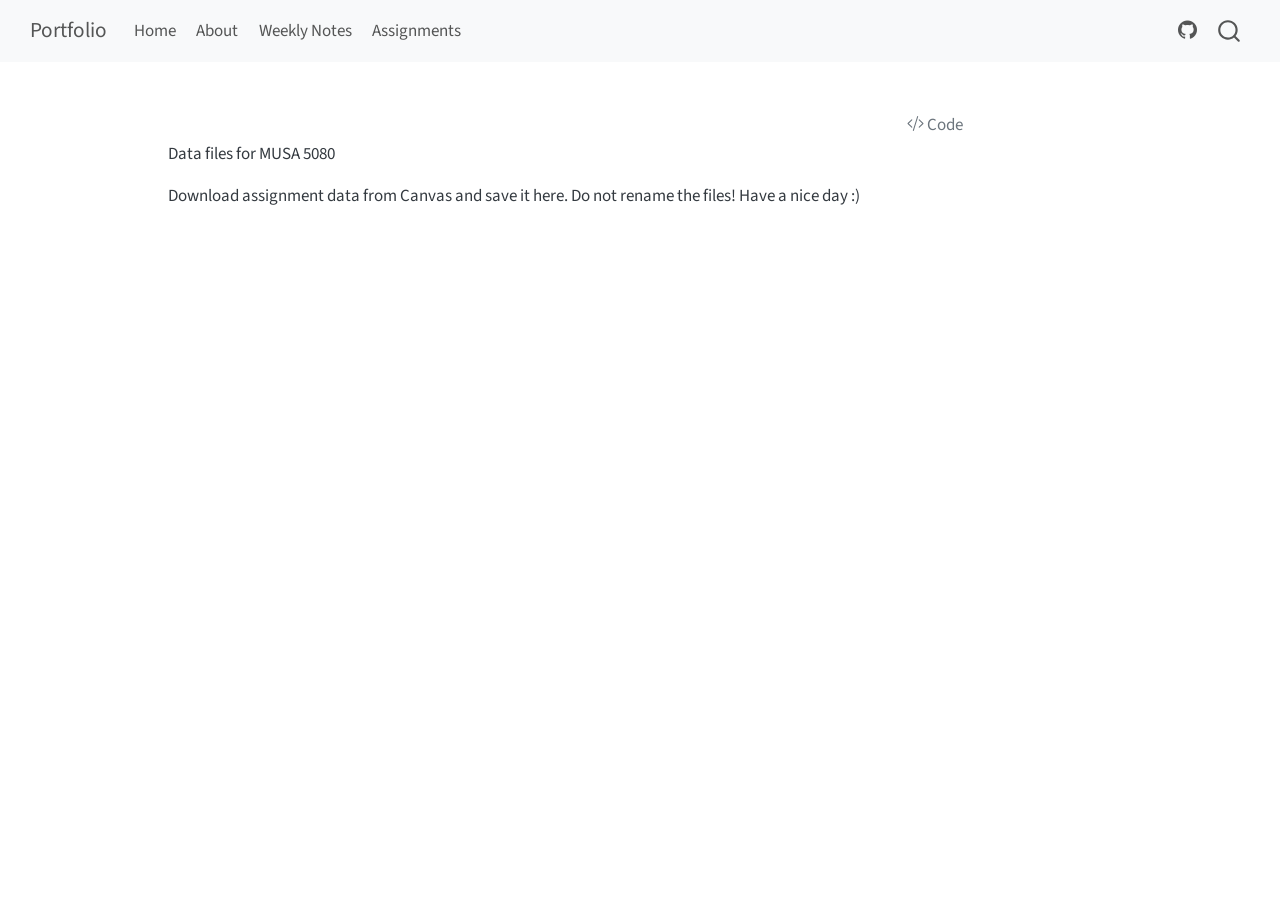
<file: docs/data/readme.html>
<!DOCTYPE html>
<html xmlns="http://www.w3.org/1999/xhtml" lang="en" xml:lang="en"><head>

<meta charset="utf-8">
<meta name="generator" content="quarto-1.6.42">

<meta name="viewport" content="width=device-width, initial-scale=1.0, user-scalable=yes">


<title>readme – YOUR NAME HERE - MUSA 5080 Portfolio</title>
<style>
code{white-space: pre-wrap;}
span.smallcaps{font-variant: small-caps;}
div.columns{display: flex; gap: min(4vw, 1.5em);}
div.column{flex: auto; overflow-x: auto;}
div.hanging-indent{margin-left: 1.5em; text-indent: -1.5em;}
ul.task-list{list-style: none;}
ul.task-list li input[type="checkbox"] {
  width: 0.8em;
  margin: 0 0.8em 0.2em -1em; /* quarto-specific, see https://github.com/quarto-dev/quarto-cli/issues/4556 */ 
  vertical-align: middle;
}
/* CSS for syntax highlighting */
pre > code.sourceCode { white-space: pre; position: relative; }
pre > code.sourceCode > span { line-height: 1.25; }
pre > code.sourceCode > span:empty { height: 1.2em; }
.sourceCode { overflow: visible; }
code.sourceCode > span { color: inherit; text-decoration: inherit; }
div.sourceCode { margin: 1em 0; }
pre.sourceCode { margin: 0; }
@media screen {
div.sourceCode { overflow: auto; }
}
@media print {
pre > code.sourceCode { white-space: pre-wrap; }
pre > code.sourceCode > span { display: inline-block; text-indent: -5em; padding-left: 5em; }
}
pre.numberSource code
  { counter-reset: source-line 0; }
pre.numberSource code > span
  { position: relative; left: -4em; counter-increment: source-line; }
pre.numberSource code > span > a:first-child::before
  { content: counter(source-line);
    position: relative; left: -1em; text-align: right; vertical-align: baseline;
    border: none; display: inline-block;
    -webkit-touch-callout: none; -webkit-user-select: none;
    -khtml-user-select: none; -moz-user-select: none;
    -ms-user-select: none; user-select: none;
    padding: 0 4px; width: 4em;
  }
pre.numberSource { margin-left: 3em;  padding-left: 4px; }
div.sourceCode
  {   }
@media screen {
pre > code.sourceCode > span > a:first-child::before { text-decoration: underline; }
}
</style>


<script src="../site_libs/quarto-nav/quarto-nav.js"></script>
<script src="../site_libs/quarto-nav/headroom.min.js"></script>
<script src="../site_libs/clipboard/clipboard.min.js"></script>
<script src="../site_libs/quarto-search/autocomplete.umd.js"></script>
<script src="../site_libs/quarto-search/fuse.min.js"></script>
<script src="../site_libs/quarto-search/quarto-search.js"></script>
<meta name="quarto:offset" content="../">
<script src="../site_libs/quarto-html/quarto.js"></script>
<script src="../site_libs/quarto-html/popper.min.js"></script>
<script src="../site_libs/quarto-html/tippy.umd.min.js"></script>
<script src="../site_libs/quarto-html/anchor.min.js"></script>
<link href="../site_libs/quarto-html/tippy.css" rel="stylesheet">
<link href="../site_libs/quarto-html/quarto-syntax-highlighting-2f5df379a58b258e96c21c0638c20c03.css" rel="stylesheet" id="quarto-text-highlighting-styles">
<script src="../site_libs/bootstrap/bootstrap.min.js"></script>
<link href="../site_libs/bootstrap/bootstrap-icons.css" rel="stylesheet">
<link href="../site_libs/bootstrap/bootstrap-6bd9cfa162949bde0a231f530c97869d.min.css" rel="stylesheet" append-hash="true" id="quarto-bootstrap" data-mode="light">
<script id="quarto-search-options" type="application/json">{
  "location": "navbar",
  "copy-button": false,
  "collapse-after": 3,
  "panel-placement": "end",
  "type": "overlay",
  "limit": 50,
  "keyboard-shortcut": [
    "f",
    "/",
    "s"
  ],
  "show-item-context": false,
  "language": {
    "search-no-results-text": "No results",
    "search-matching-documents-text": "matching documents",
    "search-copy-link-title": "Copy link to search",
    "search-hide-matches-text": "Hide additional matches",
    "search-more-match-text": "more match in this document",
    "search-more-matches-text": "more matches in this document",
    "search-clear-button-title": "Clear",
    "search-text-placeholder": "",
    "search-detached-cancel-button-title": "Cancel",
    "search-submit-button-title": "Submit",
    "search-label": "Search"
  }
}</script>


</head>

<body class="nav-fixed">

<div id="quarto-search-results"></div>
  <header id="quarto-header" class="headroom fixed-top">
    <nav class="navbar navbar-expand-lg " data-bs-theme="dark">
      <div class="navbar-container container-fluid">
      <div class="navbar-brand-container mx-auto">
    <a class="navbar-brand" href="../index.html">
    <span class="navbar-title">Portfolio</span>
    </a>
  </div>
            <div id="quarto-search" class="" title="Search"></div>
          <button class="navbar-toggler" type="button" data-bs-toggle="collapse" data-bs-target="#navbarCollapse" aria-controls="navbarCollapse" role="menu" aria-expanded="false" aria-label="Toggle navigation" onclick="if (window.quartoToggleHeadroom) { window.quartoToggleHeadroom(); }">
  <span class="navbar-toggler-icon"></span>
</button>
          <div class="collapse navbar-collapse" id="navbarCollapse">
            <ul class="navbar-nav navbar-nav-scroll me-auto">
  <li class="nav-item">
    <a class="nav-link" href="../index.html"> 
<span class="menu-text">Home</span></a>
  </li>  
  <li class="nav-item">
    <a class="nav-link" href="../about.html"> 
<span class="menu-text">About</span></a>
  </li>  
  <li class="nav-item">
    <a class="nav-link" href="../weekly-notes/index.html"> 
<span class="menu-text">Weekly Notes</span></a>
  </li>  
  <li class="nav-item">
    <a class="nav-link" href="../assignments/index.html"> 
<span class="menu-text">Assignments</span></a>
  </li>  
</ul>
            <ul class="navbar-nav navbar-nav-scroll ms-auto">
  <li class="nav-item compact">
    <a class="nav-link" href="https://github.com/YOUR-USERNAME-HERE/MUSA-5080-portfolio"> <i class="bi bi-github" role="img">
</i> 
<span class="menu-text"></span></a>
  </li>  
</ul>
          </div> <!-- /navcollapse -->
            <div class="quarto-navbar-tools">
</div>
      </div> <!-- /container-fluid -->
    </nav>
</header>
<!-- content -->
<div id="quarto-content" class="quarto-container page-columns page-rows-contents page-layout-article page-navbar">
<!-- sidebar -->
<!-- margin-sidebar -->
    <div id="quarto-margin-sidebar" class="sidebar margin-sidebar zindex-bottom">
        
    </div>
<!-- main -->
<main class="content" id="quarto-document-content"><header id="title-block-header" class="quarto-title-block"><h1 class="title display-7"></h1></header><div class="quarto-title-block"><div class="quarto-title-tools-only"><button type="button" class="btn code-tools-button" id="quarto-code-tools-source"><i class="bi"></i> Code</button></div></div>




<p>Data files for MUSA 5080</p>
<p>Download assignment data from Canvas and save it here. Do not rename the files! Have a nice day :)</p>


<!-- -->


</main> <!-- /main -->
<script id="quarto-html-after-body" type="application/javascript">
window.document.addEventListener("DOMContentLoaded", function (event) {
  const toggleBodyColorMode = (bsSheetEl) => {
    const mode = bsSheetEl.getAttribute("data-mode");
    const bodyEl = window.document.querySelector("body");
    if (mode === "dark") {
      bodyEl.classList.add("quarto-dark");
      bodyEl.classList.remove("quarto-light");
    } else {
      bodyEl.classList.add("quarto-light");
      bodyEl.classList.remove("quarto-dark");
    }
  }
  const toggleBodyColorPrimary = () => {
    const bsSheetEl = window.document.querySelector("link#quarto-bootstrap");
    if (bsSheetEl) {
      toggleBodyColorMode(bsSheetEl);
    }
  }
  toggleBodyColorPrimary();  
  const icon = "";
  const anchorJS = new window.AnchorJS();
  anchorJS.options = {
    placement: 'right',
    icon: icon
  };
  anchorJS.add('.anchored');
  const isCodeAnnotation = (el) => {
    for (const clz of el.classList) {
      if (clz.startsWith('code-annotation-')) {                     
        return true;
      }
    }
    return false;
  }
  const onCopySuccess = function(e) {
    // button target
    const button = e.trigger;
    // don't keep focus
    button.blur();
    // flash "checked"
    button.classList.add('code-copy-button-checked');
    var currentTitle = button.getAttribute("title");
    button.setAttribute("title", "Copied!");
    let tooltip;
    if (window.bootstrap) {
      button.setAttribute("data-bs-toggle", "tooltip");
      button.setAttribute("data-bs-placement", "left");
      button.setAttribute("data-bs-title", "Copied!");
      tooltip = new bootstrap.Tooltip(button, 
        { trigger: "manual", 
          customClass: "code-copy-button-tooltip",
          offset: [0, -8]});
      tooltip.show();    
    }
    setTimeout(function() {
      if (tooltip) {
        tooltip.hide();
        button.removeAttribute("data-bs-title");
        button.removeAttribute("data-bs-toggle");
        button.removeAttribute("data-bs-placement");
      }
      button.setAttribute("title", currentTitle);
      button.classList.remove('code-copy-button-checked');
    }, 1000);
    // clear code selection
    e.clearSelection();
  }
  const getTextToCopy = function(trigger) {
      const codeEl = trigger.previousElementSibling.cloneNode(true);
      for (const childEl of codeEl.children) {
        if (isCodeAnnotation(childEl)) {
          childEl.remove();
        }
      }
      return codeEl.innerText;
  }
  const clipboard = new window.ClipboardJS('.code-copy-button:not([data-in-quarto-modal])', {
    text: getTextToCopy
  });
  clipboard.on('success', onCopySuccess);
  if (window.document.getElementById('quarto-embedded-source-code-modal')) {
    const clipboardModal = new window.ClipboardJS('.code-copy-button[data-in-quarto-modal]', {
      text: getTextToCopy,
      container: window.document.getElementById('quarto-embedded-source-code-modal')
    });
    clipboardModal.on('success', onCopySuccess);
  }
  const viewSource = window.document.getElementById('quarto-view-source') ||
                     window.document.getElementById('quarto-code-tools-source');
  if (viewSource) {
    const sourceUrl = viewSource.getAttribute("data-quarto-source-url");
    viewSource.addEventListener("click", function(e) {
      if (sourceUrl) {
        // rstudio viewer pane
        if (/\bcapabilities=\b/.test(window.location)) {
          window.open(sourceUrl);
        } else {
          window.location.href = sourceUrl;
        }
      } else {
        const modal = new bootstrap.Modal(document.getElementById('quarto-embedded-source-code-modal'));
        modal.show();
      }
      return false;
    });
  }
  function toggleCodeHandler(show) {
    return function(e) {
      const detailsSrc = window.document.querySelectorAll(".cell > details > .sourceCode");
      for (let i=0; i<detailsSrc.length; i++) {
        const details = detailsSrc[i].parentElement;
        if (show) {
          details.open = true;
        } else {
          details.removeAttribute("open");
        }
      }
      const cellCodeDivs = window.document.querySelectorAll(".cell > .sourceCode");
      const fromCls = show ? "hidden" : "unhidden";
      const toCls = show ? "unhidden" : "hidden";
      for (let i=0; i<cellCodeDivs.length; i++) {
        const codeDiv = cellCodeDivs[i];
        if (codeDiv.classList.contains(fromCls)) {
          codeDiv.classList.remove(fromCls);
          codeDiv.classList.add(toCls);
        } 
      }
      return false;
    }
  }
  const hideAllCode = window.document.getElementById("quarto-hide-all-code");
  if (hideAllCode) {
    hideAllCode.addEventListener("click", toggleCodeHandler(false));
  }
  const showAllCode = window.document.getElementById("quarto-show-all-code");
  if (showAllCode) {
    showAllCode.addEventListener("click", toggleCodeHandler(true));
  }
    var localhostRegex = new RegExp(/^(?:http|https):\/\/localhost\:?[0-9]*\//);
    var mailtoRegex = new RegExp(/^mailto:/);
      var filterRegex = new RegExp('/' + window.location.host + '/');
    var isInternal = (href) => {
        return filterRegex.test(href) || localhostRegex.test(href) || mailtoRegex.test(href);
    }
    // Inspect non-navigation links and adorn them if external
 	var links = window.document.querySelectorAll('a[href]:not(.nav-link):not(.navbar-brand):not(.toc-action):not(.sidebar-link):not(.sidebar-item-toggle):not(.pagination-link):not(.no-external):not([aria-hidden]):not(.dropdown-item):not(.quarto-navigation-tool):not(.about-link)');
    for (var i=0; i<links.length; i++) {
      const link = links[i];
      if (!isInternal(link.href)) {
        // undo the damage that might have been done by quarto-nav.js in the case of
        // links that we want to consider external
        if (link.dataset.originalHref !== undefined) {
          link.href = link.dataset.originalHref;
        }
      }
    }
  function tippyHover(el, contentFn, onTriggerFn, onUntriggerFn) {
    const config = {
      allowHTML: true,
      maxWidth: 500,
      delay: 100,
      arrow: false,
      appendTo: function(el) {
          return el.parentElement;
      },
      interactive: true,
      interactiveBorder: 10,
      theme: 'quarto',
      placement: 'bottom-start',
    };
    if (contentFn) {
      config.content = contentFn;
    }
    if (onTriggerFn) {
      config.onTrigger = onTriggerFn;
    }
    if (onUntriggerFn) {
      config.onUntrigger = onUntriggerFn;
    }
    window.tippy(el, config); 
  }
  const noterefs = window.document.querySelectorAll('a[role="doc-noteref"]');
  for (var i=0; i<noterefs.length; i++) {
    const ref = noterefs[i];
    tippyHover(ref, function() {
      // use id or data attribute instead here
      let href = ref.getAttribute('data-footnote-href') || ref.getAttribute('href');
      try { href = new URL(href).hash; } catch {}
      const id = href.replace(/^#\/?/, "");
      const note = window.document.getElementById(id);
      if (note) {
        return note.innerHTML;
      } else {
        return "";
      }
    });
  }
  const xrefs = window.document.querySelectorAll('a.quarto-xref');
  const processXRef = (id, note) => {
    // Strip column container classes
    const stripColumnClz = (el) => {
      el.classList.remove("page-full", "page-columns");
      if (el.children) {
        for (const child of el.children) {
          stripColumnClz(child);
        }
      }
    }
    stripColumnClz(note)
    if (id === null || id.startsWith('sec-')) {
      // Special case sections, only their first couple elements
      const container = document.createElement("div");
      if (note.children && note.children.length > 2) {
        container.appendChild(note.children[0].cloneNode(true));
        for (let i = 1; i < note.children.length; i++) {
          const child = note.children[i];
          if (child.tagName === "P" && child.innerText === "") {
            continue;
          } else {
            container.appendChild(child.cloneNode(true));
            break;
          }
        }
        if (window.Quarto?.typesetMath) {
          window.Quarto.typesetMath(container);
        }
        return container.innerHTML
      } else {
        if (window.Quarto?.typesetMath) {
          window.Quarto.typesetMath(note);
        }
        return note.innerHTML;
      }
    } else {
      // Remove any anchor links if they are present
      const anchorLink = note.querySelector('a.anchorjs-link');
      if (anchorLink) {
        anchorLink.remove();
      }
      if (window.Quarto?.typesetMath) {
        window.Quarto.typesetMath(note);
      }
      if (note.classList.contains("callout")) {
        return note.outerHTML;
      } else {
        return note.innerHTML;
      }
    }
  }
  for (var i=0; i<xrefs.length; i++) {
    const xref = xrefs[i];
    tippyHover(xref, undefined, function(instance) {
      instance.disable();
      let url = xref.getAttribute('href');
      let hash = undefined; 
      if (url.startsWith('#')) {
        hash = url;
      } else {
        try { hash = new URL(url).hash; } catch {}
      }
      if (hash) {
        const id = hash.replace(/^#\/?/, "");
        const note = window.document.getElementById(id);
        if (note !== null) {
          try {
            const html = processXRef(id, note.cloneNode(true));
            instance.setContent(html);
          } finally {
            instance.enable();
            instance.show();
          }
        } else {
          // See if we can fetch this
          fetch(url.split('#')[0])
          .then(res => res.text())
          .then(html => {
            const parser = new DOMParser();
            const htmlDoc = parser.parseFromString(html, "text/html");
            const note = htmlDoc.getElementById(id);
            if (note !== null) {
              const html = processXRef(id, note);
              instance.setContent(html);
            } 
          }).finally(() => {
            instance.enable();
            instance.show();
          });
        }
      } else {
        // See if we can fetch a full url (with no hash to target)
        // This is a special case and we should probably do some content thinning / targeting
        fetch(url)
        .then(res => res.text())
        .then(html => {
          const parser = new DOMParser();
          const htmlDoc = parser.parseFromString(html, "text/html");
          const note = htmlDoc.querySelector('main.content');
          if (note !== null) {
            // This should only happen for chapter cross references
            // (since there is no id in the URL)
            // remove the first header
            if (note.children.length > 0 && note.children[0].tagName === "HEADER") {
              note.children[0].remove();
            }
            const html = processXRef(null, note);
            instance.setContent(html);
          } 
        }).finally(() => {
          instance.enable();
          instance.show();
        });
      }
    }, function(instance) {
    });
  }
      let selectedAnnoteEl;
      const selectorForAnnotation = ( cell, annotation) => {
        let cellAttr = 'data-code-cell="' + cell + '"';
        let lineAttr = 'data-code-annotation="' +  annotation + '"';
        const selector = 'span[' + cellAttr + '][' + lineAttr + ']';
        return selector;
      }
      const selectCodeLines = (annoteEl) => {
        const doc = window.document;
        const targetCell = annoteEl.getAttribute("data-target-cell");
        const targetAnnotation = annoteEl.getAttribute("data-target-annotation");
        const annoteSpan = window.document.querySelector(selectorForAnnotation(targetCell, targetAnnotation));
        const lines = annoteSpan.getAttribute("data-code-lines").split(",");
        const lineIds = lines.map((line) => {
          return targetCell + "-" + line;
        })
        let top = null;
        let height = null;
        let parent = null;
        if (lineIds.length > 0) {
            //compute the position of the single el (top and bottom and make a div)
            const el = window.document.getElementById(lineIds[0]);
            top = el.offsetTop;
            height = el.offsetHeight;
            parent = el.parentElement.parentElement;
          if (lineIds.length > 1) {
            const lastEl = window.document.getElementById(lineIds[lineIds.length - 1]);
            const bottom = lastEl.offsetTop + lastEl.offsetHeight;
            height = bottom - top;
          }
          if (top !== null && height !== null && parent !== null) {
            // cook up a div (if necessary) and position it 
            let div = window.document.getElementById("code-annotation-line-highlight");
            if (div === null) {
              div = window.document.createElement("div");
              div.setAttribute("id", "code-annotation-line-highlight");
              div.style.position = 'absolute';
              parent.appendChild(div);
            }
            div.style.top = top - 2 + "px";
            div.style.height = height + 4 + "px";
            div.style.left = 0;
            let gutterDiv = window.document.getElementById("code-annotation-line-highlight-gutter");
            if (gutterDiv === null) {
              gutterDiv = window.document.createElement("div");
              gutterDiv.setAttribute("id", "code-annotation-line-highlight-gutter");
              gutterDiv.style.position = 'absolute';
              const codeCell = window.document.getElementById(targetCell);
              const gutter = codeCell.querySelector('.code-annotation-gutter');
              gutter.appendChild(gutterDiv);
            }
            gutterDiv.style.top = top - 2 + "px";
            gutterDiv.style.height = height + 4 + "px";
          }
          selectedAnnoteEl = annoteEl;
        }
      };
      const unselectCodeLines = () => {
        const elementsIds = ["code-annotation-line-highlight", "code-annotation-line-highlight-gutter"];
        elementsIds.forEach((elId) => {
          const div = window.document.getElementById(elId);
          if (div) {
            div.remove();
          }
        });
        selectedAnnoteEl = undefined;
      };
        // Handle positioning of the toggle
    window.addEventListener(
      "resize",
      throttle(() => {
        elRect = undefined;
        if (selectedAnnoteEl) {
          selectCodeLines(selectedAnnoteEl);
        }
      }, 10)
    );
    function throttle(fn, ms) {
    let throttle = false;
    let timer;
      return (...args) => {
        if(!throttle) { // first call gets through
            fn.apply(this, args);
            throttle = true;
        } else { // all the others get throttled
            if(timer) clearTimeout(timer); // cancel #2
            timer = setTimeout(() => {
              fn.apply(this, args);
              timer = throttle = false;
            }, ms);
        }
      };
    }
      // Attach click handler to the DT
      const annoteDls = window.document.querySelectorAll('dt[data-target-cell]');
      for (const annoteDlNode of annoteDls) {
        annoteDlNode.addEventListener('click', (event) => {
          const clickedEl = event.target;
          if (clickedEl !== selectedAnnoteEl) {
            unselectCodeLines();
            const activeEl = window.document.querySelector('dt[data-target-cell].code-annotation-active');
            if (activeEl) {
              activeEl.classList.remove('code-annotation-active');
            }
            selectCodeLines(clickedEl);
            clickedEl.classList.add('code-annotation-active');
          } else {
            // Unselect the line
            unselectCodeLines();
            clickedEl.classList.remove('code-annotation-active');
          }
        });
      }
  const findCites = (el) => {
    const parentEl = el.parentElement;
    if (parentEl) {
      const cites = parentEl.dataset.cites;
      if (cites) {
        return {
          el,
          cites: cites.split(' ')
        };
      } else {
        return findCites(el.parentElement)
      }
    } else {
      return undefined;
    }
  };
  var bibliorefs = window.document.querySelectorAll('a[role="doc-biblioref"]');
  for (var i=0; i<bibliorefs.length; i++) {
    const ref = bibliorefs[i];
    const citeInfo = findCites(ref);
    if (citeInfo) {
      tippyHover(citeInfo.el, function() {
        var popup = window.document.createElement('div');
        citeInfo.cites.forEach(function(cite) {
          var citeDiv = window.document.createElement('div');
          citeDiv.classList.add('hanging-indent');
          citeDiv.classList.add('csl-entry');
          var biblioDiv = window.document.getElementById('ref-' + cite);
          if (biblioDiv) {
            citeDiv.innerHTML = biblioDiv.innerHTML;
          }
          popup.appendChild(citeDiv);
        });
        return popup.innerHTML;
      });
    }
  }
});
</script><div class="modal fade" id="quarto-embedded-source-code-modal" tabindex="-1" aria-labelledby="quarto-embedded-source-code-modal-label" aria-hidden="true"><div class="modal-dialog modal-dialog-scrollable"><div class="modal-content"><div class="modal-header"><h5 class="modal-title" id="quarto-embedded-source-code-modal-label">Source Code</h5><button class="btn-close" data-bs-dismiss="modal"></button></div><div class="modal-body"><div class="">
<div class="sourceCode" id="cb1" data-shortcodes="false"><pre class="sourceCode markdown code-with-copy"><code class="sourceCode markdown"><span id="cb1-1"><a href="#cb1-1" aria-hidden="true" tabindex="-1"></a>Data files for MUSA 5080</span>
<span id="cb1-2"><a href="#cb1-2" aria-hidden="true" tabindex="-1"></a></span>
<span id="cb1-3"><a href="#cb1-3" aria-hidden="true" tabindex="-1"></a>Download assignment data from Canvas and save it here.</span>
<span id="cb1-4"><a href="#cb1-4" aria-hidden="true" tabindex="-1"></a>Do not rename the files!</span>
<span id="cb1-5"><a href="#cb1-5" aria-hidden="true" tabindex="-1"></a>Have a nice day :)</span></code><button title="Copy to Clipboard" class="code-copy-button" data-in-quarto-modal=""><i class="bi"></i></button></pre></div>
</div></div></div></div></div>
</div> <!-- /content -->




</body></html>
</file>
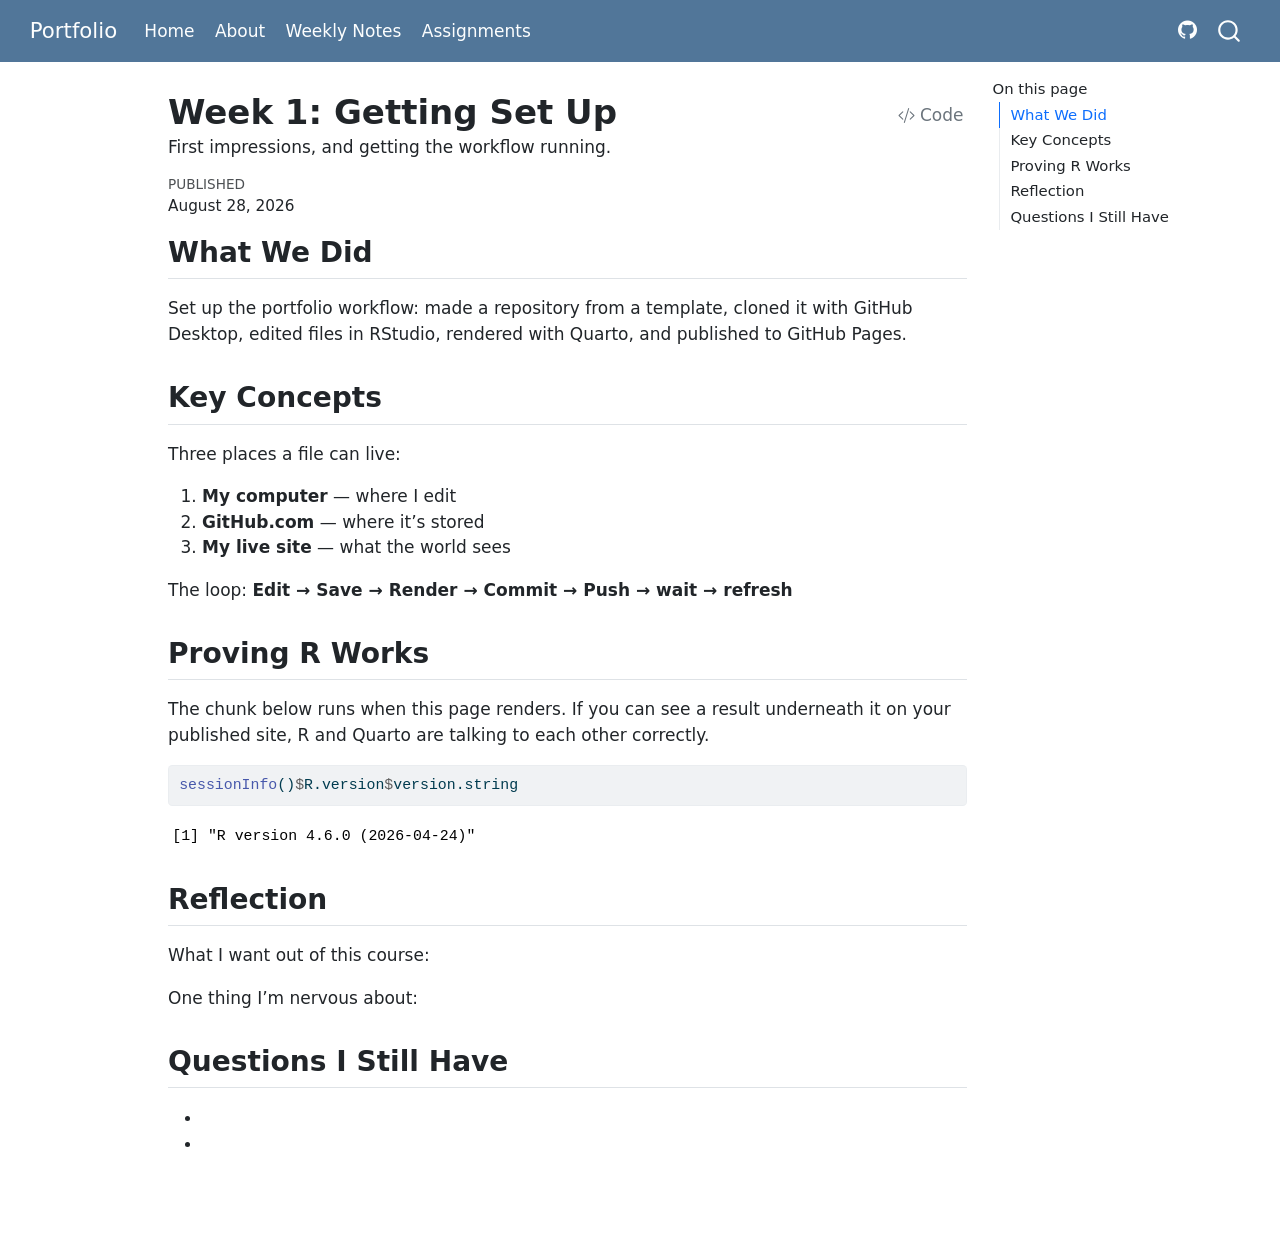
<file: docs/weekly-notes/week-01.html>
<!DOCTYPE html>
<html xmlns="http://www.w3.org/1999/xhtml" lang="en" xml:lang="en"><head>

<meta charset="utf-8">
<meta name="generator" content="quarto-1.10.18">

<meta name="viewport" content="width=device-width, initial-scale=1.0, user-scalable=yes">

<meta name="dcterms.date" content="2026-08-28">
<meta name="description" content="First impressions, and getting the workflow running.">

<title>Week 1: Getting Set Up – Sara Cerami - MUSA 5080 Portfolio</title>
<style>
/* Default styles provided by pandoc.
** See https://pandoc.org/MANUAL.html#variables-for-html for config info.
*/
span.smallcaps{font-variant: small-caps;}
div.columns{display: flex; gap: 1.5em;}
div.column{flex: auto;}
@media screen {
div.columns{gap: min(4vw, 1.5em);}
div.column{overflow-x: auto;}
}
div.hanging-indent{margin-left: 1.5em; text-indent: -1.5em;}
ul.task-list{list-style: none;}
ul.task-list li input[type="checkbox"] {
  width: 0.8em;
  margin: 0 0.8em 0.2em -1em; /* quarto-specific, see https://github.com/quarto-dev/quarto-cli/issues/4556 */ 
  vertical-align: middle;
}
/* CSS for syntax highlighting */
html { -webkit-text-size-adjust: 100%; }
pre > code.sourceCode { white-space: pre; position: relative; }
pre > code.sourceCode > span { display: inline-block; line-height: 1.25; }
pre > code.sourceCode > span:empty { height: 1.2em; }
.sourceCode { overflow: visible; }
code.sourceCode > span { color: inherit; text-decoration: inherit; }
div.sourceCode { margin: 1em 0; }
pre.sourceCode { margin: 0; }
@media screen {
div.sourceCode { overflow: auto; }
}
@media print {
pre > code.sourceCode { white-space: pre-wrap; }
pre > code.sourceCode > span { text-indent: -5em; padding-left: 5em; }
}
pre.numberSource code
  { counter-reset: source-line 0; }
pre.numberSource code > span
  { position: relative; left: -4em; counter-increment: source-line; }
pre.numberSource code > span > a:first-child::before
  { content: counter(source-line);
    position: relative; left: -1em; text-align: right; vertical-align: baseline;
    border: none; display: inline-block;
    -webkit-touch-callout: none; -webkit-user-select: none;
    -khtml-user-select: none; -moz-user-select: none;
    -ms-user-select: none; user-select: none;
    padding: 0 4px; width: 4em;
  }
pre.numberSource { margin-left: 3em;  padding-left: 4px; }
div.sourceCode
  {   }
@media screen {
pre > code.sourceCode > span > a:first-child::before { text-decoration: underline; }
}
</style>


<script src="../site_libs/quarto-nav/quarto-nav.js"></script>
<script src="../site_libs/quarto-nav/headroom.min.js"></script>
<script src="../site_libs/clipboard/clipboard.min.js"></script>
<script src="../site_libs/quarto-search/autocomplete.umd.js"></script>
<script src="../site_libs/quarto-search/fuse.min.js"></script>
<script src="../site_libs/quarto-search/quarto-search.js"></script>
<meta name="quarto:offset" content="../">
<script src="../site_libs/quarto-html/quarto.js" type="module"></script>
<script src="../site_libs/quarto-html/tabsets/tabsets.js" type="module"></script>
<script src="../site_libs/quarto-html/popper.min.js"></script>
<script src="../site_libs/quarto-html/tippy.umd.min.js"></script>
<script src="../site_libs/quarto-html/anchor.min.js"></script>
<link href="../site_libs/quarto-html/tippy.css" rel="stylesheet">
<link href="../site_libs/quarto-html/quarto-syntax-highlighting-64a204ab8560d761af7679ceaba22944.css" rel="stylesheet" id="quarto-text-highlighting-styles">
<script src="../site_libs/bootstrap/bootstrap.min.js"></script>
<link href="../site_libs/bootstrap/bootstrap-icons.css" rel="stylesheet">
<link href="../site_libs/bootstrap/bootstrap-d0cfe7a3482e0d49a74229a8f3b76718.min.css" rel="stylesheet" append-hash="true" id="quarto-bootstrap" data-mode="light">
<script id="quarto-search-options" type="application/json">{
  "location": "navbar",
  "copy-button": false,
  "collapse-after": 3,
  "panel-placement": "end",
  "type": "overlay",
  "limit": 50,
  "keyboard-shortcut": [
    "f",
    "/",
    "s"
  ],
  "show-item-context": false,
  "language": {
    "search-no-results-text": "No results",
    "search-matching-documents-text": "matching documents",
    "search-copy-link-title": "Copy link to search",
    "search-hide-matches-text": "Hide additional matches",
    "search-more-match-text": "more match in this document",
    "search-more-matches-text": "more matches in this document",
    "search-clear-button-title": "Clear",
    "search-text-placeholder": "",
    "search-detached-cancel-button-title": "Cancel",
    "search-submit-button-title": "Submit",
    "search-label": "Search"
  }
}</script>


</head>

<body class="nav-fixed quarto-light">

<div id="quarto-search-results"></div>
  <header id="quarto-header" class="headroom fixed-top">
    <nav class="navbar navbar-expand-lg " data-bs-theme="dark">
      <div class="navbar-container container-fluid">
      <div class="navbar-brand-container mx-auto">
    <a class="navbar-brand" href="../index.html">
    <span class="navbar-title">Portfolio</span>
    </a>
  </div>
            <div id="quarto-search" class="" title="Search"></div>
          <button class="navbar-toggler" type="button" data-bs-toggle="collapse" data-bs-target="#navbarCollapse" aria-controls="navbarCollapse" role="menu" aria-expanded="false" aria-label="Toggle navigation" onclick="if (window.quartoToggleHeadroom) { window.quartoToggleHeadroom(); }">
  <span class="navbar-toggler-icon"></span>
</button>
          <div class="collapse navbar-collapse" id="navbarCollapse">
            <ul class="navbar-nav navbar-nav-scroll me-auto">
  <li class="nav-item">
    <a class="nav-link" href="../index.html"> 
<span class="menu-text">Home</span></a>
  </li>  
  <li class="nav-item">
    <a class="nav-link" href="../about.html"> 
<span class="menu-text">About</span></a>
  </li>  
  <li class="nav-item">
    <a class="nav-link" href="../weekly-notes/index.html"> 
<span class="menu-text">Weekly Notes</span></a>
  </li>  
  <li class="nav-item">
    <a class="nav-link" href="../assignments/index.html"> 
<span class="menu-text">Assignments</span></a>
  </li>  
</ul>
            <ul class="navbar-nav navbar-nav-scroll ms-auto">
  <li class="nav-item compact">
    <a class="nav-link" href="https://github.com/saracerami/MUSA-5080-portfolio"> <i class="bi bi-github" role="img">
</i> 
<span class="menu-text"></span></a>
  </li>  
</ul>
          </div> <!-- /navcollapse -->
            <div class="quarto-navbar-tools">
</div>
      </div> <!-- /container-fluid -->
    </nav>
</header>
<!-- content -->
<div id="quarto-content" class="quarto-container page-columns page-rows-contents page-layout-article page-navbar">
<!-- sidebar -->
<!-- margin-sidebar -->
    <div id="quarto-margin-sidebar" class="sidebar margin-sidebar">
        <nav id="TOC" role="doc-toc" class="toc-active">
    <h2 id="toc-title">On this page</h2>
   
  <ul>
  <li><a href="#what-we-did" id="toc-what-we-did" class="nav-link active" data-scroll-target="#what-we-did">What We Did</a></li>
  <li><a href="#key-concepts" id="toc-key-concepts" class="nav-link" data-scroll-target="#key-concepts">Key Concepts</a></li>
  <li><a href="#proving-r-works" id="toc-proving-r-works" class="nav-link" data-scroll-target="#proving-r-works">Proving R Works</a></li>
  <li><a href="#reflection" id="toc-reflection" class="nav-link" data-scroll-target="#reflection">Reflection</a></li>
  <li><a href="#questions-i-still-have" id="toc-questions-i-still-have" class="nav-link" data-scroll-target="#questions-i-still-have">Questions I Still Have</a></li>
  </ul>
</nav>
    </div>
<!-- main -->
<main class="content" id="quarto-document-content">

<header id="title-block-header" class="quarto-title-block default">
<div class="quarto-title">
<div class="quarto-title-block"><div><h1 class="title">Week 1: Getting Set Up</h1><button type="button" class="btn code-tools-button" id="quarto-code-tools-source"><i class="bi"></i> Code</button></div></div>
</div>

<div>
  <div class="description">
    First impressions, and getting the workflow running.
  </div>
</div>


<div class="quarto-title-meta">

    
    <div>
    <div class="quarto-title-meta-heading">Published</div>
    <div class="quarto-title-meta-contents">
      <p class="date">August 28, 2026</p>
    </div>
  </div>
  
    
  </div>
  


</header>


<section id="what-we-did" class="level2">
<h2 class="anchored" data-anchor-id="what-we-did">What We Did</h2>
<!-- CHANGE THIS: replace with your own notes -->
<p>Set up the portfolio workflow: made a repository from a template, cloned it with GitHub Desktop, edited files in RStudio, rendered with Quarto, and published to GitHub Pages.</p>
</section>
<section id="key-concepts" class="level2">
<h2 class="anchored" data-anchor-id="key-concepts">Key Concepts</h2>
<p>Three places a file can live:</p>
<ol type="1">
<li><strong>My computer</strong> — where I edit</li>
<li><strong>GitHub.com</strong> — where it’s stored</li>
<li><strong>My live site</strong> — what the world sees</li>
</ol>
<p>The loop: <strong>Edit → Save → Render → Commit → Push → wait → refresh</strong></p>
</section>
<section id="proving-r-works" class="level2">
<h2 class="anchored" data-anchor-id="proving-r-works">Proving R Works</h2>
<p>The chunk below runs when this page renders. If you can see a result underneath it on your published site, R and Quarto are talking to each other correctly.</p>
<div class="cell">
<div class="code-copy-outer-scaffold"><div class="sourceCode cell-code" id="cb1"><pre class="sourceCode r code-with-copy"><code class="sourceCode r"><span id="cb1-1"><a href="#cb1-1" aria-hidden="true" tabindex="-1"></a><span class="fu">sessionInfo</span>()<span class="sc">$</span>R.version<span class="sc">$</span>version.string</span></code></pre></div><button title="Copy to Clipboard" class="code-copy-button"><i class="bi"></i></button></div>
<div class="cell-output cell-output-stdout">
<pre><code>[1] "R version 4.6.0 (2026-04-24)"</code></pre>
</div>
</div>
</section>
<section id="reflection" class="level2">
<h2 class="anchored" data-anchor-id="reflection">Reflection</h2>
<!-- CHANGE THIS: 3-4 sentences -->
<p>What I want out of this course:</p>
<p>One thing I’m nervous about:</p>
</section>
<section id="questions-i-still-have" class="level2">
<h2 class="anchored" data-anchor-id="questions-i-still-have">Questions I Still Have</h2>
<ul>
<li></li>
<li></li>
</ul>


<!-- -->

</section>

</main> <!-- /main -->
<script id="quarto-html-after-body" type="application/javascript">
  window.document.addEventListener("DOMContentLoaded", function (event) {
    const icon = "";
    const anchorJS = new window.AnchorJS();
    anchorJS.options = {
      placement: 'right',
      icon: icon
    };
    anchorJS.add('.anchored');
    const isCodeAnnotation = (el) => {
      for (const clz of el.classList) {
        if (clz.startsWith('code-annotation-')) {                     
          return true;
        }
      }
      return false;
    }
    const onCopySuccess = function(e) {
      // button target
      const button = e.trigger;
      // don't keep focus
      button.blur();
      // flash "checked"
      button.classList.add('code-copy-button-checked');
      var currentTitle = button.getAttribute("title");
      button.setAttribute("title", "Copied!");
      let tooltip;
      if (window.bootstrap) {
        button.setAttribute("data-bs-toggle", "tooltip");
        button.setAttribute("data-bs-placement", "left");
        button.setAttribute("data-bs-title", "Copied!");
        tooltip = new bootstrap.Tooltip(button, 
          { trigger: "manual", 
            customClass: "code-copy-button-tooltip",
            offset: [0, -8]});
        tooltip.show();    
      }
      setTimeout(function() {
        if (tooltip) {
          tooltip.hide();
          button.removeAttribute("data-bs-title");
          button.removeAttribute("data-bs-toggle");
          button.removeAttribute("data-bs-placement");
        }
        button.setAttribute("title", currentTitle);
        button.classList.remove('code-copy-button-checked');
      }, 1000);
      // clear code selection
      e.clearSelection();
    }
    const getTextToCopy = function(trigger) {
      const outerScaffold = trigger.parentElement.cloneNode(true);
      const codeEl = outerScaffold.querySelector('code');
      for (const childEl of codeEl.children) {
        if (isCodeAnnotation(childEl)) {
          childEl.remove();
        }
      }
      return codeEl.innerText;
    }
    const clipboard = new window.ClipboardJS('.code-copy-button:not([data-in-quarto-modal])', {
      text: getTextToCopy
    });
    clipboard.on('success', onCopySuccess);
    if (window.document.getElementById('quarto-embedded-source-code-modal')) {
      const clipboardModal = new window.ClipboardJS('.code-copy-button[data-in-quarto-modal]', {
        text: getTextToCopy,
        container: window.document.getElementById('quarto-embedded-source-code-modal')
      });
      clipboardModal.on('success', onCopySuccess);
    }
    const viewSource = window.document.getElementById('quarto-view-source') ||
                       window.document.getElementById('quarto-code-tools-source');
    if (viewSource) {
      const sourceUrl = viewSource.getAttribute("data-quarto-source-url");
      viewSource.addEventListener("click", function(e) {
        if (sourceUrl) {
          // rstudio viewer pane
          if (/\bcapabilities=\b/.test(window.location)) {
            window.open(sourceUrl);
          } else {
            window.location.href = sourceUrl;
          }
        } else {
          const modal = new bootstrap.Modal(document.getElementById('quarto-embedded-source-code-modal'));
          modal.show();
        }
        return false;
      });
    }
    function toggleCodeHandler(show) {
      return function(e) {
        const cellDetails = window.document.querySelectorAll(".cell details.code-fold");
        for (let i=0; i<cellDetails.length; i++) {
          const details = cellDetails[i];
          if (show) {
            details.open = true;
          } else {
            details.removeAttribute("open");
          }
        }
        const cellCodeDivs = window.document.querySelectorAll(".cell div.sourceCode.cell-code");
        const fromCls = show ? "hidden" : "unhidden";
        const toCls = show ? "unhidden" : "hidden";
        for (let i=0; i<cellCodeDivs.length; i++) {
          const codeDiv = cellCodeDivs[i];
          if (codeDiv.classList.contains(fromCls)) {
            codeDiv.classList.remove(fromCls);
            codeDiv.classList.add(toCls);
          } 
        }
        return false;
      }
    }
    const hideAllCode = window.document.getElementById("quarto-hide-all-code");
    if (hideAllCode) {
      hideAllCode.addEventListener("click", toggleCodeHandler(false));
    }
    const showAllCode = window.document.getElementById("quarto-show-all-code");
    if (showAllCode) {
      showAllCode.addEventListener("click", toggleCodeHandler(true));
    }
      var localhostRegex = new RegExp(/^(?:http|https):\/\/localhost\:?[0-9]*\//);
      var mailtoRegex = new RegExp(/^mailto:/);
        var filterRegex = new RegExp('/' + window.location.host + '/');
      var isInternal = (href) => {
          return filterRegex.test(href) || localhostRegex.test(href) || mailtoRegex.test(href);
      }
      // Inspect non-navigation links and adorn them if external
     var links = window.document.querySelectorAll('a[href]:not(.nav-link):not(.navbar-brand):not(.toc-action):not(.sidebar-link):not(.sidebar-item-toggle):not(.pagination-link):not(.no-external):not([aria-hidden]):not(.dropdown-item):not(.quarto-navigation-tool):not(.about-link)');
      for (var i=0; i<links.length; i++) {
        const link = links[i];
        if (!isInternal(link.href)) {
          // undo the damage that might have been done by quarto-nav.js in the case of
          // links that we want to consider external
          if (link.dataset.originalHref !== undefined) {
            link.href = link.dataset.originalHref;
          }
        }
      }
    function tippyHover(el, contentFn, onTriggerFn, onUntriggerFn) {
      const config = {
        allowHTML: true,
        maxWidth: 500,
        delay: 100,
        arrow: false,
        appendTo: function(el) {
            return el.parentElement;
        },
        interactive: true,
        interactiveBorder: 10,
        theme: 'quarto',
        placement: 'bottom-start',
      };
      if (contentFn) {
        config.content = contentFn;
      }
      if (onTriggerFn) {
        config.onTrigger = onTriggerFn;
      }
      if (onUntriggerFn) {
        config.onUntrigger = onUntriggerFn;
      }
      window.tippy(el, config); 
    }
    const noterefs = window.document.querySelectorAll('a[role="doc-noteref"]');
    for (var i=0; i<noterefs.length; i++) {
      const ref = noterefs[i];
      tippyHover(ref, function() {
        // use id or data attribute instead here
        let href = ref.getAttribute('data-footnote-href') || ref.getAttribute('href');
        try { href = new URL(href).hash; } catch {}
        const id = href.replace(/^#\/?/, "");
        const note = window.document.getElementById(id);
        if (note) {
          return note.innerHTML;
        } else {
          return "";
        }
      });
    }
    const xrefs = window.document.querySelectorAll('a.quarto-xref');
    const processXRef = (id, note) => {
      // Strip column container classes
      const stripColumnClz = (el) => {
        el.classList.remove("page-full", "page-columns");
        if (el.children) {
          for (const child of el.children) {
            stripColumnClz(child);
          }
        }
      }
      stripColumnClz(note)
      if (id === null || id.startsWith('sec-')) {
        // Special case sections, only their first couple elements
        const container = document.createElement("div");
        if (note.children && note.children.length > 2) {
          container.appendChild(note.children[0].cloneNode(true));
          for (let i = 1; i < note.children.length; i++) {
            const child = note.children[i];
            if (child.tagName === "P" && child.innerText === "") {
              continue;
            } else {
              container.appendChild(child.cloneNode(true));
              break;
            }
          }
          if (window.Quarto?.typesetMath) {
            window.Quarto.typesetMath(container);
          }
          return container.innerHTML
        } else {
          if (window.Quarto?.typesetMath) {
            window.Quarto.typesetMath(note);
          }
          return note.innerHTML;
        }
      } else {
        // Remove any anchor links if they are present
        const anchorLink = note.querySelector('a.anchorjs-link');
        if (anchorLink) {
          anchorLink.remove();
        }
        if (window.Quarto?.typesetMath) {
          window.Quarto.typesetMath(note);
        }
        if (note.classList.contains("callout")) {
          return note.outerHTML;
        } else {
          return note.innerHTML;
        }
      }
    }
    for (var i=0; i<xrefs.length; i++) {
      const xref = xrefs[i];
      tippyHover(xref, undefined, function(instance) {
        instance.disable();
        let url = xref.getAttribute('href');
        let hash = undefined; 
        if (url.startsWith('#')) {
          hash = url;
        } else {
          try { hash = new URL(url).hash; } catch {}
        }
        if (hash) {
          const id = hash.replace(/^#\/?/, "");
          const note = window.document.getElementById(id);
          if (note !== null) {
            try {
              const html = processXRef(id, note.cloneNode(true));
              instance.setContent(html);
            } finally {
              instance.enable();
              instance.show();
            }
          } else {
            // See if we can fetch this
            fetch(url.split('#')[0])
            .then(res => res.text())
            .then(html => {
              const parser = new DOMParser();
              const htmlDoc = parser.parseFromString(html, "text/html");
              const note = htmlDoc.getElementById(id);
              if (note !== null) {
                const html = processXRef(id, note);
                instance.setContent(html);
              } 
            }).finally(() => {
              instance.enable();
              instance.show();
            });
          }
        } else {
          // See if we can fetch a full url (with no hash to target)
          // This is a special case and we should probably do some content thinning / targeting
          fetch(url)
          .then(res => res.text())
          .then(html => {
            const parser = new DOMParser();
            const htmlDoc = parser.parseFromString(html, "text/html");
            const note = htmlDoc.querySelector('main.content');
            if (note !== null) {
              // This should only happen for chapter cross references
              // (since there is no id in the URL)
              // remove the first header
              if (note.children.length > 0 && note.children[0].tagName === "HEADER") {
                note.children[0].remove();
              }
              const html = processXRef(null, note);
              instance.setContent(html);
            } 
          }).finally(() => {
            instance.enable();
            instance.show();
          });
        }
      }, function(instance) {
      });
    }
        let selectedAnnoteEl;
        const selectorForAnnotation = ( cell, annotation) => {
          let cellAttr = 'data-code-cell="' + cell + '"';
          let lineAttr = 'data-code-annotation="' +  annotation + '"';
          const selector = 'span[' + cellAttr + '][' + lineAttr + ']';
          return selector;
        }
        const selectCodeLines = (annoteEl) => {
          const doc = window.document;
          const targetCell = annoteEl.getAttribute("data-target-cell");
          const targetAnnotation = annoteEl.getAttribute("data-target-annotation");
          const annoteSpan = window.document.querySelector(selectorForAnnotation(targetCell, targetAnnotation));
          const lines = annoteSpan.getAttribute("data-code-lines").split(",");
          const lineIds = lines.map((line) => {
            return targetCell + "-" + line;
          })
          let top = null;
          let height = null;
          let parent = null;
          if (lineIds.length > 0) {
              //compute the position of the single el (top and bottom and make a div)
              const el = window.document.getElementById(lineIds[0]);
              top = el.offsetTop;
              height = el.offsetHeight;
              parent = el.parentElement.parentElement;
            if (lineIds.length > 1) {
              const lastEl = window.document.getElementById(lineIds[lineIds.length - 1]);
              const bottom = lastEl.offsetTop + lastEl.offsetHeight;
              height = bottom - top;
            }
            if (top !== null && height !== null && parent !== null) {
              // cook up a div (if necessary) and position it 
              let div = window.document.getElementById("code-annotation-line-highlight");
              if (div === null) {
                div = window.document.createElement("div");
                div.setAttribute("id", "code-annotation-line-highlight");
                div.style.position = 'absolute';
                parent.appendChild(div);
              }
              div.style.top = top - 2 + "px";
              div.style.height = height + 4 + "px";
              div.style.left = 0;
              let gutterDiv = window.document.getElementById("code-annotation-line-highlight-gutter");
              if (gutterDiv === null) {
                gutterDiv = window.document.createElement("div");
                gutterDiv.setAttribute("id", "code-annotation-line-highlight-gutter");
                gutterDiv.style.position = 'absolute';
                const codeCell = window.document.getElementById(targetCell);
                const gutter = codeCell.querySelector('.code-annotation-gutter');
                gutter.appendChild(gutterDiv);
              }
              gutterDiv.style.top = top - 2 + "px";
              gutterDiv.style.height = height + 4 + "px";
            }
            selectedAnnoteEl = annoteEl;
          }
        };
        const unselectCodeLines = () => {
          const elementsIds = ["code-annotation-line-highlight", "code-annotation-line-highlight-gutter"];
          elementsIds.forEach((elId) => {
            const div = window.document.getElementById(elId);
            if (div) {
              div.remove();
            }
          });
          selectedAnnoteEl = undefined;
        };
          // Handle positioning of the toggle
      window.addEventListener(
        "resize",
        throttle(() => {
          elRect = undefined;
          if (selectedAnnoteEl) {
            selectCodeLines(selectedAnnoteEl);
          }
        }, 10)
      );
      function throttle(fn, ms) {
      let throttle = false;
      let timer;
        return (...args) => {
          if(!throttle) { // first call gets through
              fn.apply(this, args);
              throttle = true;
          } else { // all the others get throttled
              if(timer) clearTimeout(timer); // cancel #2
              timer = setTimeout(() => {
                fn.apply(this, args);
                timer = throttle = false;
              }, ms);
          }
        };
      }
        // Attach click handler to the DT
        const annoteDls = window.document.querySelectorAll('dt[data-target-cell]');
        for (const annoteDlNode of annoteDls) {
          annoteDlNode.addEventListener('click', (event) => {
            const clickedEl = event.target;
            if (clickedEl !== selectedAnnoteEl) {
              unselectCodeLines();
              const activeEl = window.document.querySelector('dt[data-target-cell].code-annotation-active');
              if (activeEl) {
                activeEl.classList.remove('code-annotation-active');
              }
              selectCodeLines(clickedEl);
              clickedEl.classList.add('code-annotation-active');
            } else {
              // Unselect the line
              unselectCodeLines();
              clickedEl.classList.remove('code-annotation-active');
            }
          });
        }
    const findCites = (el) => {
      const parentEl = el.parentElement;
      if (parentEl) {
        const cites = parentEl.dataset.cites;
        if (cites) {
          return {
            el,
            cites: cites.split(' ')
          };
        } else {
          return findCites(el.parentElement)
        }
      } else {
        return undefined;
      }
    };
    var bibliorefs = window.document.querySelectorAll('a[role="doc-biblioref"]');
    for (var i=0; i<bibliorefs.length; i++) {
      const ref = bibliorefs[i];
      const citeInfo = findCites(ref);
      if (citeInfo) {
        tippyHover(citeInfo.el, function() {
          var popup = window.document.createElement('div');
          citeInfo.cites.forEach(function(cite) {
            var citeDiv = window.document.createElement('div');
            citeDiv.classList.add('hanging-indent');
            citeDiv.classList.add('csl-entry');
            var biblioDiv = window.document.getElementById('ref-' + cite);
            if (biblioDiv) {
              citeDiv.innerHTML = biblioDiv.innerHTML;
            }
            popup.appendChild(citeDiv);
          });
          return popup.innerHTML;
        });
      }
    }
  });
  </script><div class="modal fade" id="quarto-embedded-source-code-modal" tabindex="-1" aria-labelledby="quarto-embedded-source-code-modal-label" aria-hidden="true"><div class="modal-dialog modal-dialog-scrollable"><div class="modal-content"><div class="modal-header"><h5 class="modal-title" id="quarto-embedded-source-code-modal-label">Source Code</h5><button class="btn-close" data-bs-dismiss="modal"></button></div><div class="modal-body"><div class="">
<div class="code-copy-outer-scaffold"><div class="sourceCode" id="cb3" data-shortcodes="false"><pre class="sourceCode markdown code-with-copy"><code class="sourceCode markdown"><span id="cb3-1"><a href="#cb3-1" aria-hidden="true" tabindex="-1"></a><span class="co">---</span></span>
<span id="cb3-2"><a href="#cb3-2" aria-hidden="true" tabindex="-1"></a><span class="an">title:</span><span class="co"> "Week 1: Getting Set Up"</span></span>
<span id="cb3-3"><a href="#cb3-3" aria-hidden="true" tabindex="-1"></a><span class="an">description:</span><span class="co"> "First impressions, and getting the workflow running."</span></span>
<span id="cb3-4"><a href="#cb3-4" aria-hidden="true" tabindex="-1"></a><span class="an">date:</span><span class="co"> 2026-08-28</span></span>
<span id="cb3-5"><a href="#cb3-5" aria-hidden="true" tabindex="-1"></a><span class="co">---</span></span>
<span id="cb3-6"><a href="#cb3-6" aria-hidden="true" tabindex="-1"></a></span>
<span id="cb3-7"><a href="#cb3-7" aria-hidden="true" tabindex="-1"></a><span class="fu">## What We Did</span></span>
<span id="cb3-8"><a href="#cb3-8" aria-hidden="true" tabindex="-1"></a></span>
<span id="cb3-9"><a href="#cb3-9" aria-hidden="true" tabindex="-1"></a><span class="co">&lt;!-- CHANGE THIS: replace with your own notes --&gt;</span></span>
<span id="cb3-10"><a href="#cb3-10" aria-hidden="true" tabindex="-1"></a></span>
<span id="cb3-11"><a href="#cb3-11" aria-hidden="true" tabindex="-1"></a>Set up the portfolio workflow: made a repository from a template, cloned it with</span>
<span id="cb3-12"><a href="#cb3-12" aria-hidden="true" tabindex="-1"></a>GitHub Desktop, edited files in RStudio, rendered with Quarto, and published to</span>
<span id="cb3-13"><a href="#cb3-13" aria-hidden="true" tabindex="-1"></a>GitHub Pages.</span>
<span id="cb3-14"><a href="#cb3-14" aria-hidden="true" tabindex="-1"></a></span>
<span id="cb3-15"><a href="#cb3-15" aria-hidden="true" tabindex="-1"></a><span class="fu">## Key Concepts</span></span>
<span id="cb3-16"><a href="#cb3-16" aria-hidden="true" tabindex="-1"></a></span>
<span id="cb3-17"><a href="#cb3-17" aria-hidden="true" tabindex="-1"></a>Three places a file can live:</span>
<span id="cb3-18"><a href="#cb3-18" aria-hidden="true" tabindex="-1"></a></span>
<span id="cb3-19"><a href="#cb3-19" aria-hidden="true" tabindex="-1"></a><span class="ss">1. </span>**My computer** — where I edit</span>
<span id="cb3-20"><a href="#cb3-20" aria-hidden="true" tabindex="-1"></a><span class="ss">2. </span>**GitHub.com** — where it's stored</span>
<span id="cb3-21"><a href="#cb3-21" aria-hidden="true" tabindex="-1"></a><span class="ss">3. </span>**My live site** — what the world sees</span>
<span id="cb3-22"><a href="#cb3-22" aria-hidden="true" tabindex="-1"></a></span>
<span id="cb3-23"><a href="#cb3-23" aria-hidden="true" tabindex="-1"></a>The loop: **Edit → Save → Render → Commit → Push → wait → refresh**</span>
<span id="cb3-24"><a href="#cb3-24" aria-hidden="true" tabindex="-1"></a></span>
<span id="cb3-25"><a href="#cb3-25" aria-hidden="true" tabindex="-1"></a><span class="fu">## Proving R Works</span></span>
<span id="cb3-26"><a href="#cb3-26" aria-hidden="true" tabindex="-1"></a></span>
<span id="cb3-27"><a href="#cb3-27" aria-hidden="true" tabindex="-1"></a>The chunk below runs when this page renders. If you can see a result underneath</span>
<span id="cb3-28"><a href="#cb3-28" aria-hidden="true" tabindex="-1"></a>it on your published site, R and Quarto are talking to each other correctly.</span>
<span id="cb3-29"><a href="#cb3-29" aria-hidden="true" tabindex="-1"></a></span>
<span id="cb3-32"><a href="#cb3-32" aria-hidden="true" tabindex="-1"></a><span class="in">```{r}</span></span>
<span id="cb3-33"><a href="#cb3-33" aria-hidden="true" tabindex="-1"></a><span class="fu">sessionInfo</span>()<span class="sc">$</span>R.version<span class="sc">$</span>version.string</span>
<span id="cb3-34"><a href="#cb3-34" aria-hidden="true" tabindex="-1"></a><span class="in">```</span></span>
<span id="cb3-35"><a href="#cb3-35" aria-hidden="true" tabindex="-1"></a></span>
<span id="cb3-36"><a href="#cb3-36" aria-hidden="true" tabindex="-1"></a><span class="fu">## Reflection</span></span>
<span id="cb3-37"><a href="#cb3-37" aria-hidden="true" tabindex="-1"></a></span>
<span id="cb3-38"><a href="#cb3-38" aria-hidden="true" tabindex="-1"></a><span class="co">&lt;!-- CHANGE THIS: 3-4 sentences --&gt;</span></span>
<span id="cb3-39"><a href="#cb3-39" aria-hidden="true" tabindex="-1"></a></span>
<span id="cb3-40"><a href="#cb3-40" aria-hidden="true" tabindex="-1"></a>What I want out of this course:</span>
<span id="cb3-41"><a href="#cb3-41" aria-hidden="true" tabindex="-1"></a></span>
<span id="cb3-42"><a href="#cb3-42" aria-hidden="true" tabindex="-1"></a>One thing I'm nervous about:</span>
<span id="cb3-43"><a href="#cb3-43" aria-hidden="true" tabindex="-1"></a></span>
<span id="cb3-44"><a href="#cb3-44" aria-hidden="true" tabindex="-1"></a><span class="fu">## Questions I Still Have</span></span>
<span id="cb3-45"><a href="#cb3-45" aria-hidden="true" tabindex="-1"></a></span>
<span id="cb3-46"><a href="#cb3-46" aria-hidden="true" tabindex="-1"></a>-</span>
<span id="cb3-47"><a href="#cb3-47" aria-hidden="true" tabindex="-1"></a>-</span>
</code></pre></div><button title="Copy to Clipboard" class="code-copy-button" data-in-quarto-modal=""><i class="bi"></i></button></div>
</div></div></div></div></div>
</div> <!-- /content -->




</body></html>
</file>
<file: docs/site_libs/quarto-html/tippy.css>
.tippy-box[data-animation=fade][data-state=hidden]{opacity:0}[data-tippy-root]{max-width:calc(100vw - 10px)}.tippy-box{position:relative;background-color:#333;color:#fff;border-radius:4px;font-size:14px;line-height:1.4;white-space:normal;outline:0;transition-property:transform,visibility,opacity}.tippy-box[data-placement^=top]>.tippy-arrow{bottom:0}.tippy-box[data-placement^=top]>.tippy-arrow:before{bottom:-7px;left:0;border-width:8px 8px 0;border-top-color:initial;transform-origin:center top}.tippy-box[data-placement^=bottom]>.tippy-arrow{top:0}.tippy-box[data-placement^=bottom]>.tippy-arrow:before{top:-7px;left:0;border-width:0 8px 8px;border-bottom-color:initial;transform-origin:center bottom}.tippy-box[data-placement^=left]>.tippy-arrow{right:0}.tippy-box[data-placement^=left]>.tippy-arrow:before{border-width:8px 0 8px 8px;border-left-color:initial;right:-7px;transform-origin:center left}.tippy-box[data-placement^=right]>.tippy-arrow{left:0}.tippy-box[data-placement^=right]>.tippy-arrow:before{left:-7px;border-width:8px 8px 8px 0;border-right-color:initial;transform-origin:center right}.tippy-box[data-inertia][data-state=visible]{transition-timing-function:cubic-bezier(.54,1.5,.38,1.11)}.tippy-arrow{width:16px;height:16px;color:#333}.tippy-arrow:before{content:"";position:absolute;border-color:transparent;border-style:solid}.tippy-content{position:relative;padding:5px 9px;z-index:1}
</file>
<file: docs/site_libs/quarto-html/quarto-syntax-highlighting-64a204ab8560d761af7679ceaba22944.css>
/* quarto syntax highlight colors */
:root {
  --quarto-hl-ot-color: #003B4F;
  --quarto-hl-at-color: #657422;
  --quarto-hl-ss-color: #20794D;
  --quarto-hl-an-color: #5E5E5E;
  --quarto-hl-fu-color: #4758AB;
  --quarto-hl-st-color: #20794D;
  --quarto-hl-cf-color: #003B4F;
  --quarto-hl-op-color: #5E5E5E;
  --quarto-hl-er-color: #AD0000;
  --quarto-hl-bn-color: #AD0000;
  --quarto-hl-al-color: #AD0000;
  --quarto-hl-va-color: #111111;
  --quarto-hl-bu-color: inherit;
  --quarto-hl-ex-color: inherit;
  --quarto-hl-pp-color: #AD0000;
  --quarto-hl-in-color: #5E5E5E;
  --quarto-hl-vs-color: #20794D;
  --quarto-hl-wa-color: #5E5E5E;
  --quarto-hl-do-color: #5E5E5E;
  --quarto-hl-im-color: #00769E;
  --quarto-hl-ch-color: #20794D;
  --quarto-hl-dt-color: #AD0000;
  --quarto-hl-fl-color: #AD0000;
  --quarto-hl-co-color: #5E5E5E;
  --quarto-hl-cv-color: #5E5E5E;
  --quarto-hl-cn-color: #8f5902;
  --quarto-hl-sc-color: #5E5E5E;
  --quarto-hl-dv-color: #AD0000;
  --quarto-hl-kw-color: #003B4F;
}

/* other quarto variables */
:root {
  --quarto-font-monospace: SFMono-Regular, Menlo, Monaco, Consolas, "Liberation Mono", "Courier New", monospace;
}

/* syntax highlight based on Pandoc's rules */
pre > code.sourceCode > span {
  color: #003B4F;
}

code.sourceCode > span {
  color: #003B4F;
}

div.sourceCode,
div.sourceCode pre.sourceCode {
  color: #003B4F;
}

/* Normal */
code span {
  color: #003B4F;
}

/* Alert */
code span.al {
  color: #AD0000;
  font-style: inherit;
}

/* Annotation */
code span.an {
  color: #5E5E5E;
  font-style: inherit;
}

/* Attribute */
code span.at {
  color: #657422;
  font-style: inherit;
}

/* BaseN */
code span.bn {
  color: #AD0000;
  font-style: inherit;
}

/* BuiltIn */
code span.bu {
  font-style: inherit;
}

/* ControlFlow */
code span.cf {
  color: #003B4F;
  font-weight: bold;
  font-style: inherit;
}

/* Char */
code span.ch {
  color: #20794D;
  font-style: inherit;
}

/* Constant */
code span.cn {
  color: #8f5902;
  font-style: inherit;
}

/* Comment */
code span.co {
  color: #5E5E5E;
  font-style: inherit;
}

/* CommentVar */
code span.cv {
  color: #5E5E5E;
  font-style: italic;
}

/* Documentation */
code span.do {
  color: #5E5E5E;
  font-style: italic;
}

/* DataType */
code span.dt {
  color: #AD0000;
  font-style: inherit;
}

/* DecVal */
code span.dv {
  color: #AD0000;
  font-style: inherit;
}

/* Error */
code span.er {
  color: #AD0000;
  font-style: inherit;
}

/* Extension */
code span.ex {
  font-style: inherit;
}

/* Float */
code span.fl {
  color: #AD0000;
  font-style: inherit;
}

/* Function */
code span.fu {
  color: #4758AB;
  font-style: inherit;
}

/* Import */
code span.im {
  color: #00769E;
  font-style: inherit;
}

/* Information */
code span.in {
  color: #5E5E5E;
  font-style: inherit;
}

/* Keyword */
code span.kw {
  color: #003B4F;
  font-weight: bold;
  font-style: inherit;
}

/* Operator */
code span.op {
  color: #5E5E5E;
  font-style: inherit;
}

/* Other */
code span.ot {
  color: #003B4F;
  font-style: inherit;
}

/* Preprocessor */
code span.pp {
  color: #AD0000;
  font-style: inherit;
}

/* SpecialChar */
code span.sc {
  color: #5E5E5E;
  font-style: inherit;
}

/* SpecialString */
code span.ss {
  color: #20794D;
  font-style: inherit;
}

/* String */
code span.st {
  color: #20794D;
  font-style: inherit;
}

/* Variable */
code span.va {
  color: #111111;
  font-style: inherit;
}

/* VerbatimString */
code span.vs {
  color: #20794D;
  font-style: inherit;
}

/* Warning */
code span.wa {
  color: #5E5E5E;
  font-style: italic;
}

.prevent-inlining {
  content: "</";
}

/*# sourceMappingURL=9d8d5bb603a83b8298b89080a598c93b.css.map */
</file>
<file: assignments/assignment2sara_files/libs/quarto-html/tippy.css>
.tippy-box[data-animation=fade][data-state=hidden]{opacity:0}[data-tippy-root]{max-width:calc(100vw - 10px)}.tippy-box{position:relative;background-color:#333;color:#fff;border-radius:4px;font-size:14px;line-height:1.4;white-space:normal;outline:0;transition-property:transform,visibility,opacity}.tippy-box[data-placement^=top]>.tippy-arrow{bottom:0}.tippy-box[data-placement^=top]>.tippy-arrow:before{bottom:-7px;left:0;border-width:8px 8px 0;border-top-color:initial;transform-origin:center top}.tippy-box[data-placement^=bottom]>.tippy-arrow{top:0}.tippy-box[data-placement^=bottom]>.tippy-arrow:before{top:-7px;left:0;border-width:0 8px 8px;border-bottom-color:initial;transform-origin:center bottom}.tippy-box[data-placement^=left]>.tippy-arrow{right:0}.tippy-box[data-placement^=left]>.tippy-arrow:before{border-width:8px 0 8px 8px;border-left-color:initial;right:-7px;transform-origin:center left}.tippy-box[data-placement^=right]>.tippy-arrow{left:0}.tippy-box[data-placement^=right]>.tippy-arrow:before{left:-7px;border-width:8px 8px 8px 0;border-right-color:initial;transform-origin:center right}.tippy-box[data-inertia][data-state=visible]{transition-timing-function:cubic-bezier(.54,1.5,.38,1.11)}.tippy-arrow{width:16px;height:16px;color:#333}.tippy-arrow:before{content:"";position:absolute;border-color:transparent;border-style:solid}.tippy-content{position:relative;padding:5px 9px;z-index:1}
</file>
<file: assignments/assignment2sara_files/libs/quarto-html/quarto-syntax-highlighting-64a204ab8560d761af7679ceaba22944.css>
/* quarto syntax highlight colors */
:root {
  --quarto-hl-ot-color: #003B4F;
  --quarto-hl-at-color: #657422;
  --quarto-hl-ss-color: #20794D;
  --quarto-hl-an-color: #5E5E5E;
  --quarto-hl-fu-color: #4758AB;
  --quarto-hl-st-color: #20794D;
  --quarto-hl-cf-color: #003B4F;
  --quarto-hl-op-color: #5E5E5E;
  --quarto-hl-er-color: #AD0000;
  --quarto-hl-bn-color: #AD0000;
  --quarto-hl-al-color: #AD0000;
  --quarto-hl-va-color: #111111;
  --quarto-hl-bu-color: inherit;
  --quarto-hl-ex-color: inherit;
  --quarto-hl-pp-color: #AD0000;
  --quarto-hl-in-color: #5E5E5E;
  --quarto-hl-vs-color: #20794D;
  --quarto-hl-wa-color: #5E5E5E;
  --quarto-hl-do-color: #5E5E5E;
  --quarto-hl-im-color: #00769E;
  --quarto-hl-ch-color: #20794D;
  --quarto-hl-dt-color: #AD0000;
  --quarto-hl-fl-color: #AD0000;
  --quarto-hl-co-color: #5E5E5E;
  --quarto-hl-cv-color: #5E5E5E;
  --quarto-hl-cn-color: #8f5902;
  --quarto-hl-sc-color: #5E5E5E;
  --quarto-hl-dv-color: #AD0000;
  --quarto-hl-kw-color: #003B4F;
}

/* other quarto variables */
:root {
  --quarto-font-monospace: SFMono-Regular, Menlo, Monaco, Consolas, "Liberation Mono", "Courier New", monospace;
}

/* syntax highlight based on Pandoc's rules */
pre > code.sourceCode > span {
  color: #003B4F;
}

code.sourceCode > span {
  color: #003B4F;
}

div.sourceCode,
div.sourceCode pre.sourceCode {
  color: #003B4F;
}

/* Normal */
code span {
  color: #003B4F;
}

/* Alert */
code span.al {
  color: #AD0000;
  font-style: inherit;
}

/* Annotation */
code span.an {
  color: #5E5E5E;
  font-style: inherit;
}

/* Attribute */
code span.at {
  color: #657422;
  font-style: inherit;
}

/* BaseN */
code span.bn {
  color: #AD0000;
  font-style: inherit;
}

/* BuiltIn */
code span.bu {
  font-style: inherit;
}

/* ControlFlow */
code span.cf {
  color: #003B4F;
  font-weight: bold;
  font-style: inherit;
}

/* Char */
code span.ch {
  color: #20794D;
  font-style: inherit;
}

/* Constant */
code span.cn {
  color: #8f5902;
  font-style: inherit;
}

/* Comment */
code span.co {
  color: #5E5E5E;
  font-style: inherit;
}

/* CommentVar */
code span.cv {
  color: #5E5E5E;
  font-style: italic;
}

/* Documentation */
code span.do {
  color: #5E5E5E;
  font-style: italic;
}

/* DataType */
code span.dt {
  color: #AD0000;
  font-style: inherit;
}

/* DecVal */
code span.dv {
  color: #AD0000;
  font-style: inherit;
}

/* Error */
code span.er {
  color: #AD0000;
  font-style: inherit;
}

/* Extension */
code span.ex {
  font-style: inherit;
}

/* Float */
code span.fl {
  color: #AD0000;
  font-style: inherit;
}

/* Function */
code span.fu {
  color: #4758AB;
  font-style: inherit;
}

/* Import */
code span.im {
  color: #00769E;
  font-style: inherit;
}

/* Information */
code span.in {
  color: #5E5E5E;
  font-style: inherit;
}

/* Keyword */
code span.kw {
  color: #003B4F;
  font-weight: bold;
  font-style: inherit;
}

/* Operator */
code span.op {
  color: #5E5E5E;
  font-style: inherit;
}

/* Other */
code span.ot {
  color: #003B4F;
  font-style: inherit;
}

/* Preprocessor */
code span.pp {
  color: #AD0000;
  font-style: inherit;
}

/* SpecialChar */
code span.sc {
  color: #5E5E5E;
  font-style: inherit;
}

/* SpecialString */
code span.ss {
  color: #20794D;
  font-style: inherit;
}

/* String */
code span.st {
  color: #20794D;
  font-style: inherit;
}

/* Variable */
code span.va {
  color: #111111;
  font-style: inherit;
}

/* VerbatimString */
code span.vs {
  color: #20794D;
  font-style: inherit;
}

/* Warning */
code span.wa {
  color: #5E5E5E;
  font-style: italic;
}

.prevent-inlining {
  content: "</";
}

/*# sourceMappingURL=9d8d5bb603a83b8298b89080a598c93b.css.map */
</file>
<file: docs/site_libs/quarto-html/quarto-syntax-highlighting-2f5df379a58b258e96c21c0638c20c03.css>
/* quarto syntax highlight colors */
:root {
  --quarto-hl-ot-color: #003B4F;
  --quarto-hl-at-color: #657422;
  --quarto-hl-ss-color: #20794D;
  --quarto-hl-an-color: #5E5E5E;
  --quarto-hl-fu-color: #4758AB;
  --quarto-hl-st-color: #20794D;
  --quarto-hl-cf-color: #003B4F;
  --quarto-hl-op-color: #5E5E5E;
  --quarto-hl-er-color: #AD0000;
  --quarto-hl-bn-color: #AD0000;
  --quarto-hl-al-color: #AD0000;
  --quarto-hl-va-color: #111111;
  --quarto-hl-bu-color: inherit;
  --quarto-hl-ex-color: inherit;
  --quarto-hl-pp-color: #AD0000;
  --quarto-hl-in-color: #5E5E5E;
  --quarto-hl-vs-color: #20794D;
  --quarto-hl-wa-color: #5E5E5E;
  --quarto-hl-do-color: #5E5E5E;
  --quarto-hl-im-color: #00769E;
  --quarto-hl-ch-color: #20794D;
  --quarto-hl-dt-color: #AD0000;
  --quarto-hl-fl-color: #AD0000;
  --quarto-hl-co-color: #5E5E5E;
  --quarto-hl-cv-color: #5E5E5E;
  --quarto-hl-cn-color: #8f5902;
  --quarto-hl-sc-color: #5E5E5E;
  --quarto-hl-dv-color: #AD0000;
  --quarto-hl-kw-color: #003B4F;
}

/* other quarto variables */
:root {
  --quarto-font-monospace: SFMono-Regular, Menlo, Monaco, Consolas, "Liberation Mono", "Courier New", monospace;
}

pre > code.sourceCode > span {
  color: #003B4F;
}

code span {
  color: #003B4F;
}

code.sourceCode > span {
  color: #003B4F;
}

div.sourceCode,
div.sourceCode pre.sourceCode {
  color: #003B4F;
}

code span.ot {
  color: #003B4F;
  font-style: inherit;
}

code span.at {
  color: #657422;
  font-style: inherit;
}

code span.ss {
  color: #20794D;
  font-style: inherit;
}

code span.an {
  color: #5E5E5E;
  font-style: inherit;
}

code span.fu {
  color: #4758AB;
  font-style: inherit;
}

code span.st {
  color: #20794D;
  font-style: inherit;
}

code span.cf {
  color: #003B4F;
  font-weight: bold;
  font-style: inherit;
}

code span.op {
  color: #5E5E5E;
  font-style: inherit;
}

code span.er {
  color: #AD0000;
  font-style: inherit;
}

code span.bn {
  color: #AD0000;
  font-style: inherit;
}

code span.al {
  color: #AD0000;
  font-style: inherit;
}

code span.va {
  color: #111111;
  font-style: inherit;
}

code span.bu {
  font-style: inherit;
}

code span.ex {
  font-style: inherit;
}

code span.pp {
  color: #AD0000;
  font-style: inherit;
}

code span.in {
  color: #5E5E5E;
  font-style: inherit;
}

code span.vs {
  color: #20794D;
  font-style: inherit;
}

code span.wa {
  color: #5E5E5E;
  font-style: italic;
}

code span.do {
  color: #5E5E5E;
  font-style: italic;
}

code span.im {
  color: #00769E;
  font-style: inherit;
}

code span.ch {
  color: #20794D;
  font-style: inherit;
}

code span.dt {
  color: #AD0000;
  font-style: inherit;
}

code span.fl {
  color: #AD0000;
  font-style: inherit;
}

code span.co {
  color: #5E5E5E;
  font-style: inherit;
}

code span.cv {
  color: #5E5E5E;
  font-style: italic;
}

code span.cn {
  color: #8f5902;
  font-style: inherit;
}

code span.sc {
  color: #5E5E5E;
  font-style: inherit;
}

code span.dv {
  color: #AD0000;
  font-style: inherit;
}

code span.kw {
  color: #003B4F;
  font-weight: bold;
  font-style: inherit;
}

.prevent-inlining {
  content: "</";
}

/*# sourceMappingURL=35eb38a806ee71ea6d2563be2308c832.css.map */
</file>
